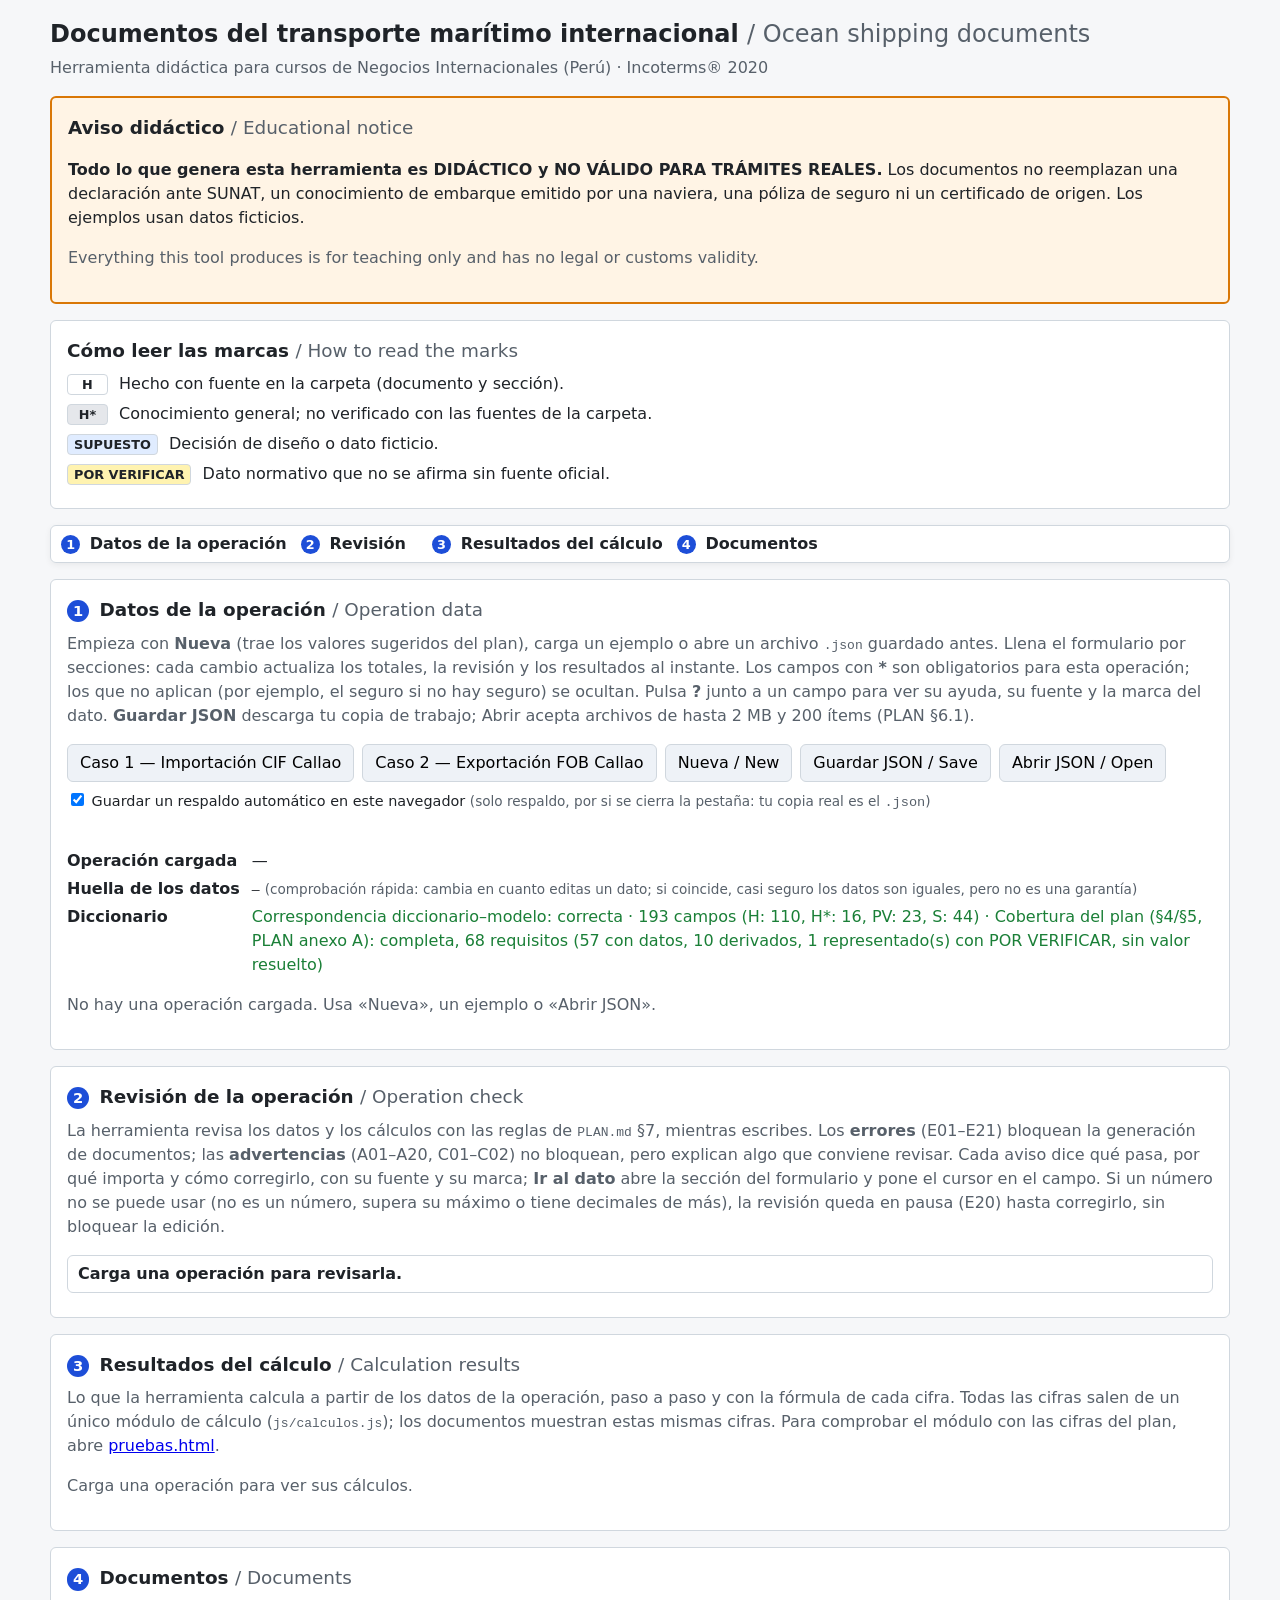
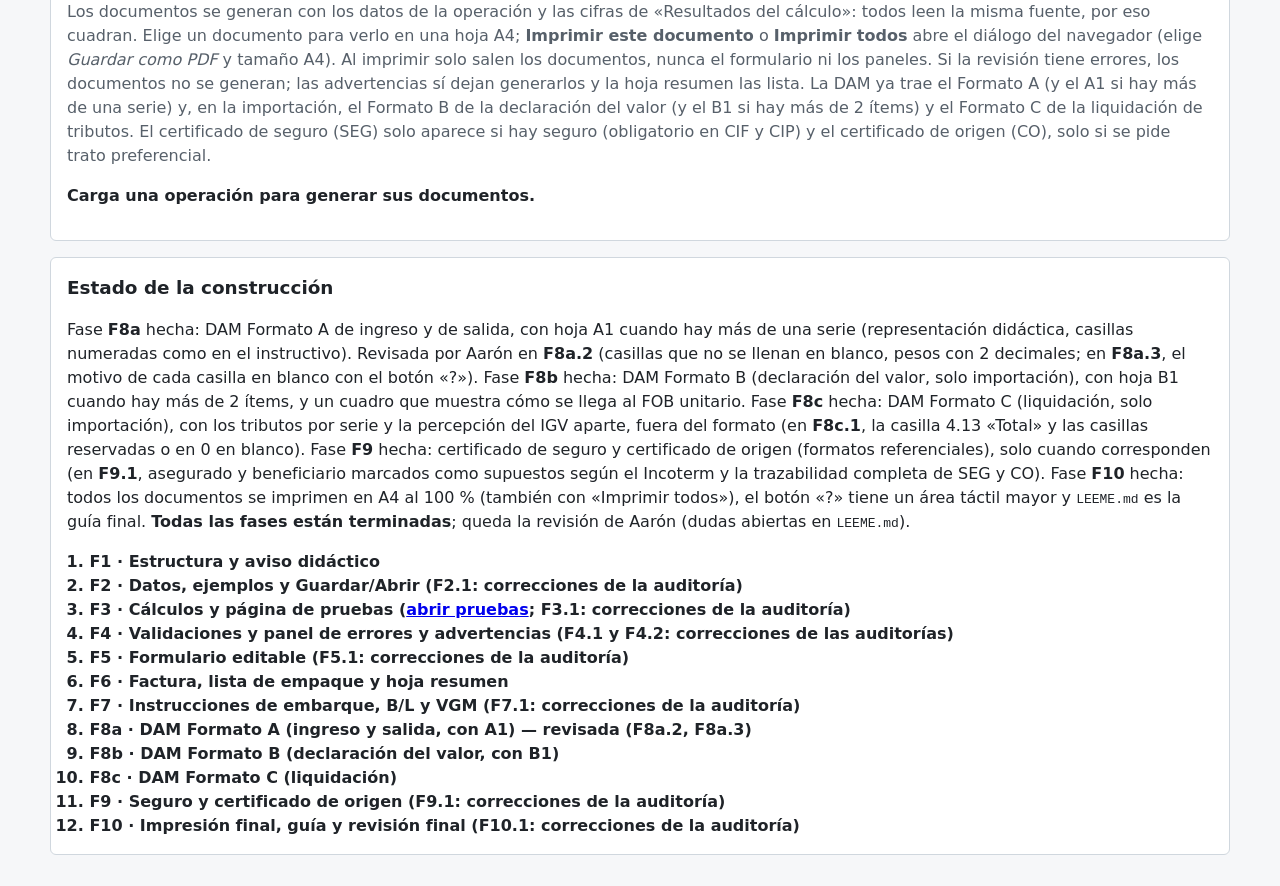
<file: index.html>
<!doctype html>
<html lang="es">
<head>
  <meta charset="utf-8">
  <meta name="viewport" content="width=device-width, initial-scale=1">
  <title>Documentos marítimos didácticos</title>
  <link rel="stylesheet" href="css/estilos.css">
</head>
<body>
  <!-- Marca de agua: se repite en cada hoja impresa (css/estilos.css). -->
  <div class="marca-agua" aria-hidden="true">DOCUMENTO DIDÁCTICO<br>NO VÁLIDO PARA TRÁMITES REALES</div>

  <header class="cabecera">
    <h1>Documentos del transporte marítimo internacional <span class="en">/ Ocean shipping documents</span></h1>
    <p class="subtitulo">Herramienta didáctica para cursos de Negocios Internacionales (Perú) · Incoterms® 2020</p>
  </header>

  <section class="aviso" role="note" aria-labelledby="aviso-titulo">
    <h2 id="aviso-titulo">Aviso didáctico <span class="en">/ Educational notice</span></h2>
    <p><strong>Todo lo que genera esta herramienta es DIDÁCTICO y NO VÁLIDO PARA TRÁMITES REALES.</strong>
      Los documentos no reemplazan una declaración ante SUNAT, un conocimiento de embarque emitido por una naviera,
      una póliza de seguro ni un certificado de origen. Los ejemplos usan datos ficticios.</p>
    <p class="en">Everything this tool produces is for teaching only and has no legal or customs validity.</p>
  </section>

  <section class="marcas" aria-labelledby="marcas-titulo">
    <h2 id="marcas-titulo">Cómo leer las marcas <span class="en">/ How to read the marks</span></h2>
    <ul class="lista-marcas">
      <li><span class="marca marca-h">H</span> Hecho con fuente en la carpeta (documento y sección).</li>
      <li><span class="marca marca-hx">H*</span> Conocimiento general; no verificado con las fuentes de la carpeta.</li>
      <li><span class="marca marca-s">SUPUESTO</span> Decisión de diseño o dato ficticio.</li>
      <li><span class="marca marca-pv">POR VERIFICAR</span> Dato normativo que no se afirma sin fuente oficial.</li>
    </ul>
  </section>

  <!-- Barra de pasos: fija arriba; lleva a cada parte y resume el estado de la operación. -->
  <nav class="barra-pasos" aria-label="Pasos de la herramienta">
    <ol>
      <li><a href="#paso-datos"><span class="paso-num">1</span> Datos<span class="paso-largo"> de la operación</span></a></li>
      <li><a href="#paso-revision"><span class="paso-num">2</span> Revisión <span id="barra-contador" class="barra-contador"></span></a></li>
      <li><a href="#paso-resultados"><span class="paso-num">3</span> Resultados<span class="paso-largo"> del cálculo</span></a></li>
      <li><a href="#paso-documentos"><span class="paso-num">4</span> Documentos</a></li>
    </ol>
    <p class="barra-estado"><span id="barra-guardado" class="barra-guardado"></span> <span id="barra-mensaje" class="barra-mensaje" aria-hidden="true"></span></p>
  </nav>

  <section class="operacion" id="paso-datos" aria-labelledby="op-titulo">
    <h2 id="op-titulo"><span class="paso-num">1</span> Datos de la operación <span class="en">/ Operation data</span></h2>
    <p class="ayuda-seccion">Empieza con <strong>Nueva</strong> (trae los valores sugeridos del plan), carga un ejemplo o abre un archivo <code>.json</code> guardado antes.
      Llena el formulario por secciones: cada cambio actualiza los totales, la revisión y los resultados al instante.
      Los campos con <strong>*</strong> son obligatorios para esta operación; los que no aplican (por ejemplo, el seguro si no hay seguro) se ocultan.
      Pulsa <strong>?</strong> junto a un campo para ver su ayuda, su fuente y la marca del dato.
      <strong>Guardar JSON</strong> descarga tu copia de trabajo; Abrir acepta archivos de hasta 2 MB y 200 ítems (PLAN §6.1).</p>
    <div class="botones">
      <span id="botones-ejemplo"></span>
      <button type="button" id="btn-nueva">Nueva / New</button>
      <button type="button" id="btn-guardar">Guardar JSON / Save</button>
      <button type="button" id="btn-abrir">Abrir JSON / Open</button>
      <input type="file" id="input-abrir" class="oculto-visual" tabindex="-1" aria-hidden="true" accept=".json,application/json">
    </div>
    <p class="autoguardado">
      <input type="checkbox" id="chk-autoguardado" checked>
      <label for="chk-autoguardado">Guardar un respaldo automático en este navegador</label>
      <span id="nota-autoguardado" class="nota">(solo respaldo, por si se cierra la pestaña: tu copia real es el <code>.json</code>)</span>
    </p>
    <div id="respaldo" class="respaldo" role="region" aria-label="Respaldo automático" hidden>
      <p id="respaldo-texto"></p>
      <div class="botones">
        <button type="button" id="btn-recuperar">Recuperar la última operación</button>
        <button type="button" id="btn-descartar-respaldo">Descartar el respaldo</button>
      </div>
    </div>
    <p id="mensaje" class="mensaje" role="status" aria-live="polite"></p>
    <dl class="resumen">
      <dt>Operación cargada</dt><dd id="resumen">—</dd>
      <dt>Huella de los datos</dt><dd><code id="huella">—</code> <span class="nota">(comprobación rápida: cambia en cuanto editas un dato; si coincide, casi seguro los datos son iguales, pero no es una garantía)</span></dd>
      <dt>Diccionario</dt><dd id="revision-diccionario">—</dd>
    </dl>
    <div id="formulario"></div>
  </section>

  <section class="revision" id="paso-revision" aria-labelledby="rev-titulo">
    <h2 id="rev-titulo"><span class="paso-num">2</span> Revisión de la operación <span class="en">/ Operation check</span></h2>
    <p class="ayuda-seccion">La herramienta revisa los datos y los cálculos con las reglas de <code>PLAN.md</code> §7, mientras escribes.
      Los <strong>errores</strong> (E01–E21) bloquean la generación de documentos; las <strong>advertencias</strong> (A01–A20, C01–C02) no bloquean, pero explican algo que conviene revisar.
      Cada aviso dice qué pasa, por qué importa y cómo corregirlo, con su fuente y su marca; <strong>Ir al dato</strong> abre la sección del formulario y pone el cursor en el campo.
      Si un número no se puede usar (no es un número, supera su máximo o tiene decimales de más), la revisión queda en pausa (E20) hasta corregirlo, sin bloquear la edición.</p>
    <p id="revision-contador" class="rev-contador" role="status" aria-live="polite">Carga una operación para revisarla.</p>
    <div id="vista-revision"></div>
  </section>

  <section class="resultados-calculo" id="paso-resultados" aria-labelledby="res-titulo">
    <h2 id="res-titulo"><span class="paso-num">3</span> Resultados del cálculo <span class="en">/ Calculation results</span></h2>
    <p class="ayuda-seccion">Lo que la herramienta calcula a partir de los datos de la operación, paso a paso y con la fórmula de cada cifra.
      Todas las cifras salen de un único módulo de cálculo (<code>js/calculos.js</code>); los documentos muestran estas mismas cifras.
      Para comprobar el módulo con las cifras del plan, abre <a href="pruebas.html">pruebas.html</a>.</p>
    <div id="vista-resultados"></div>
  </section>

  <section class="documentos" id="paso-documentos" aria-labelledby="doc-titulo">
    <h2 id="doc-titulo"><span class="paso-num">4</span> Documentos <span class="en">/ Documents</span></h2>
    <p class="ayuda-seccion">Los documentos se generan con los datos de la operación y las cifras de «Resultados del cálculo»: todos leen la misma fuente, por eso cuadran.
      Elige un documento para verlo en una hoja A4; <strong>Imprimir este documento</strong> o <strong>Imprimir todos</strong> abre el diálogo del navegador
      (elige <em>Guardar como PDF</em> y tamaño A4). Al imprimir solo salen los documentos, nunca el formulario ni los paneles.
      Si la revisión tiene errores, los documentos no se generan; las advertencias sí dejan generarlos y la hoja resumen las lista.
      La DAM ya trae el Formato A (y el A1 si hay más de una serie) y, en la importación, el Formato B de la declaración del valor (y el B1 si hay más de 2 ítems) y el Formato C de la liquidación de tributos. El certificado de seguro (SEG) solo aparece si hay seguro (obligatorio en CIF y CIP) y el certificado de origen (CO), solo si se pide trato preferencial.</p>
    <p id="estado-documentos" role="status" aria-live="polite"></p>
    <div id="vista-documentos"></div>
  </section>

  <section class="estado" aria-labelledby="estado-titulo">
    <h2 id="estado-titulo">Estado de la construcción</h2>
    <p>Fase <strong>F8a</strong> hecha: DAM Formato A de ingreso y de salida, con hoja A1 cuando hay más de una serie (representación didáctica, casillas numeradas como en el instructivo). Revisada por Aarón en <strong>F8a.2</strong> (casillas que no se llenan en blanco, pesos con 2 decimales; en <strong>F8a.3</strong>, el motivo de cada casilla en blanco con el botón «?»). Fase <strong>F8b</strong> hecha: DAM Formato B (declaración del valor, solo importación), con hoja B1 cuando hay más de 2 ítems, y un cuadro que muestra cómo se llega al FOB unitario. Fase <strong>F8c</strong> hecha: DAM Formato C (liquidación, solo importación), con los tributos por serie y la percepción del IGV aparte, fuera del formato (en <strong>F8c.1</strong>, la casilla 4.13 «Total» y las casillas reservadas o en 0 en blanco). Fase <strong>F9</strong> hecha: certificado de seguro y certificado de origen (formatos referenciales), solo cuando corresponden (en <strong>F9.1</strong>, asegurado y beneficiario marcados como supuestos según el Incoterm y la trazabilidad completa de SEG y CO). Fase <strong>F10</strong> hecha: todos los documentos se imprimen en A4 al 100 % (también con «Imprimir todos»), el botón «?» tiene un área táctil mayor y <code>LEEME.md</code> es la guía final. <strong>Todas las fases están terminadas</strong>; queda la revisión de Aarón (dudas abiertas en <code>LEEME.md</code>).</p>
    <ol class="fases">
      <li class="hecha">F1 · Estructura y aviso didáctico</li>
      <li class="hecha">F2 · Datos, ejemplos y Guardar/Abrir (F2.1: correcciones de la auditoría)</li>
      <li class="hecha">F3 · Cálculos y página de pruebas (<a href="pruebas.html">abrir pruebas</a>; F3.1: correcciones de la auditoría)</li>
      <li class="hecha">F4 · Validaciones y panel de errores y advertencias (F4.1 y F4.2: correcciones de las auditorías)</li>
      <li class="hecha">F5 · Formulario editable (F5.1: correcciones de la auditoría)</li>
      <li class="hecha">F6 · Factura, lista de empaque y hoja resumen</li>
      <li class="hecha">F7 · Instrucciones de embarque, B/L y VGM (F7.1: correcciones de la auditoría)</li>
      <li class="hecha">F8a · DAM Formato A (ingreso y salida, con A1) — revisada (F8a.2, F8a.3)</li>
      <li class="hecha">F8b · DAM Formato B (declaración del valor, con B1)</li>
      <li class="hecha">F8c · DAM Formato C (liquidación)</li>
      <li class="hecha">F9 · Seguro y certificado de origen (F9.1: correcciones de la auditoría)</li>
      <li class="hecha">F10 · Impresión final, guía y revisión final (F10.1: correcciones de la auditoría)</li>
    </ol>
  </section>

  <script src="js/normativa.js"></script>
  <script src="js/modelo.js"></script>
  <script src="js/incoterms.js"></script>
  <script src="js/calculos.js"></script>
  <script src="js/diccionario.js"></script>
  <script src="js/ejemplos.js"></script>
  <script src="js/validaciones.js"></script>
  <script src="js/formulario.js"></script>
  <script src="js/documentos/comun.js"></script>
  <script src="js/documentos/factura.js"></script>
  <script src="js/documentos/packing.js"></script>
  <script src="js/documentos/bl.js"></script>
  <script src="js/documentos/dam_a.js"></script>
  <script src="js/documentos/dam_b.js"></script>
  <script src="js/documentos/dam_c.js"></script>
  <script src="js/documentos/seguro.js"></script>
  <script src="js/documentos/origen.js"></script>
  <script src="js/documentos/resumen.js"></script>
  <script src="js/pantalla.js"></script>
</body>
</html>
</file>
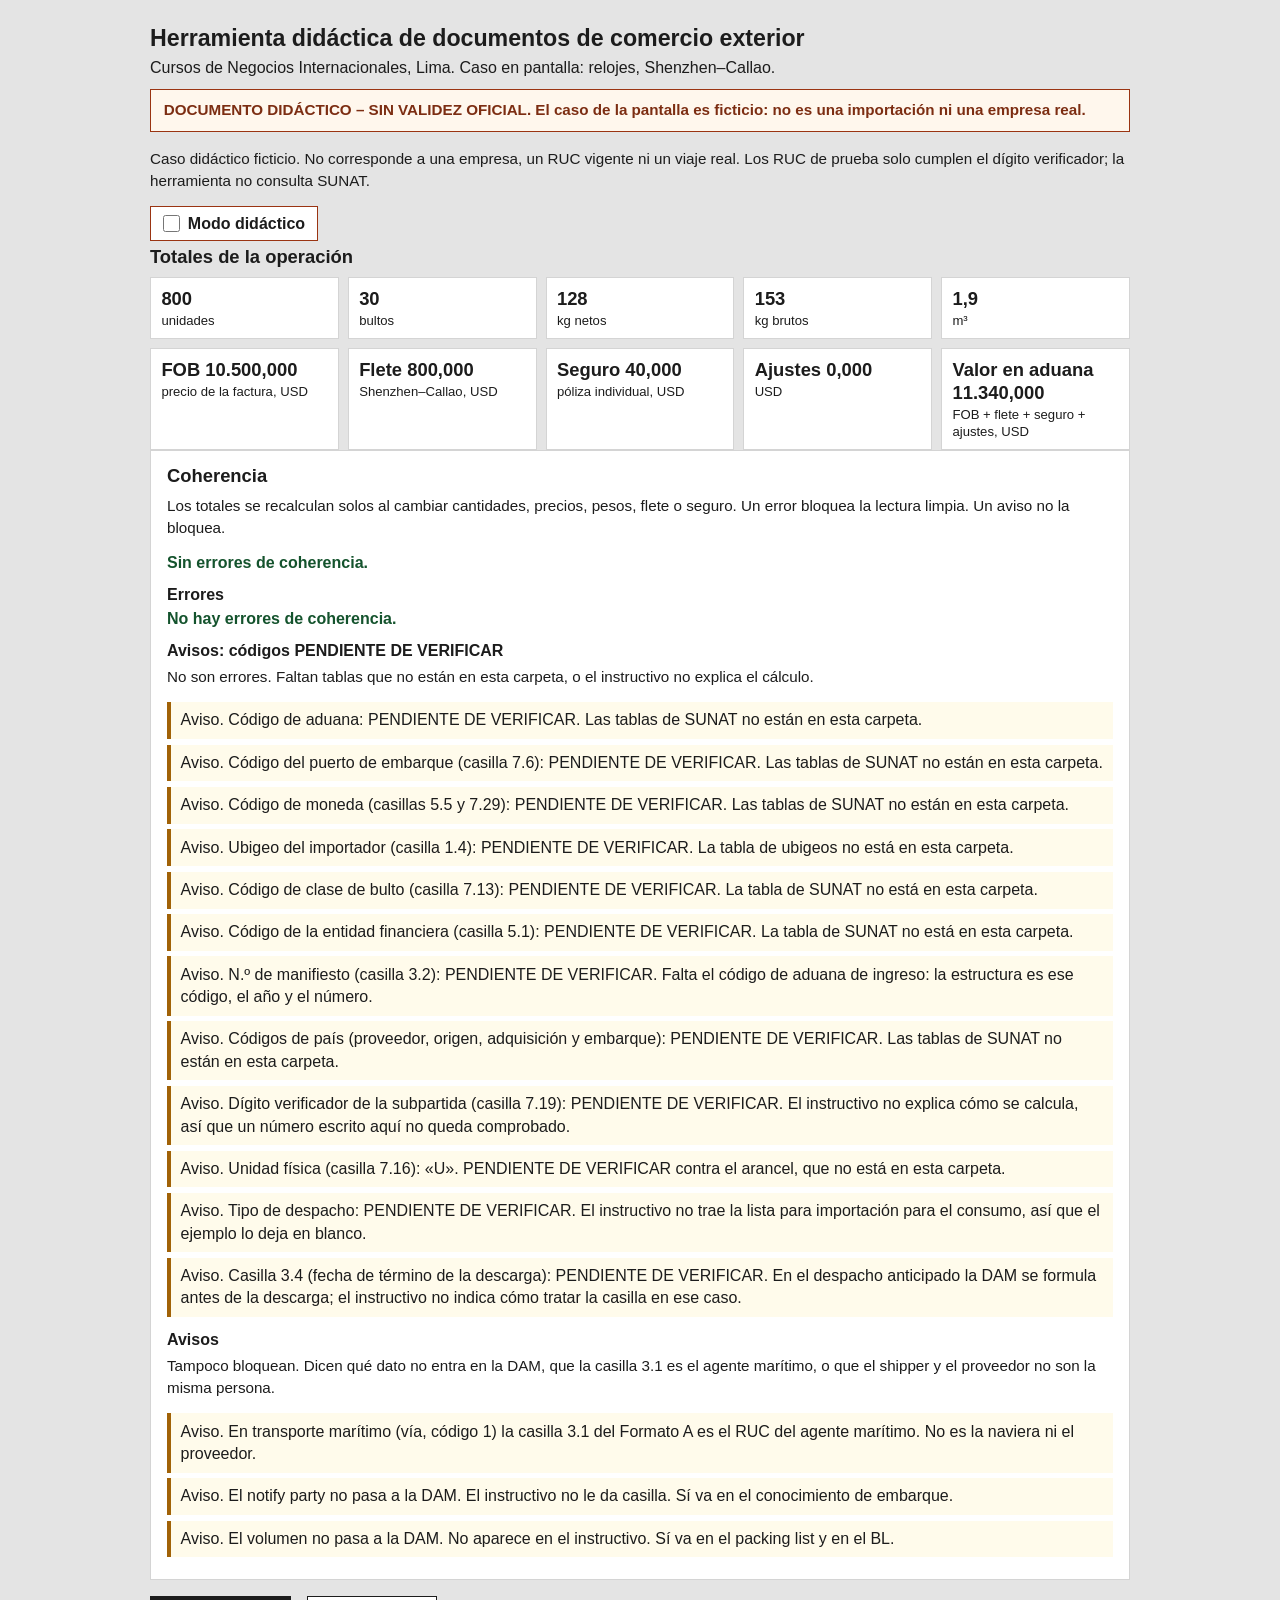
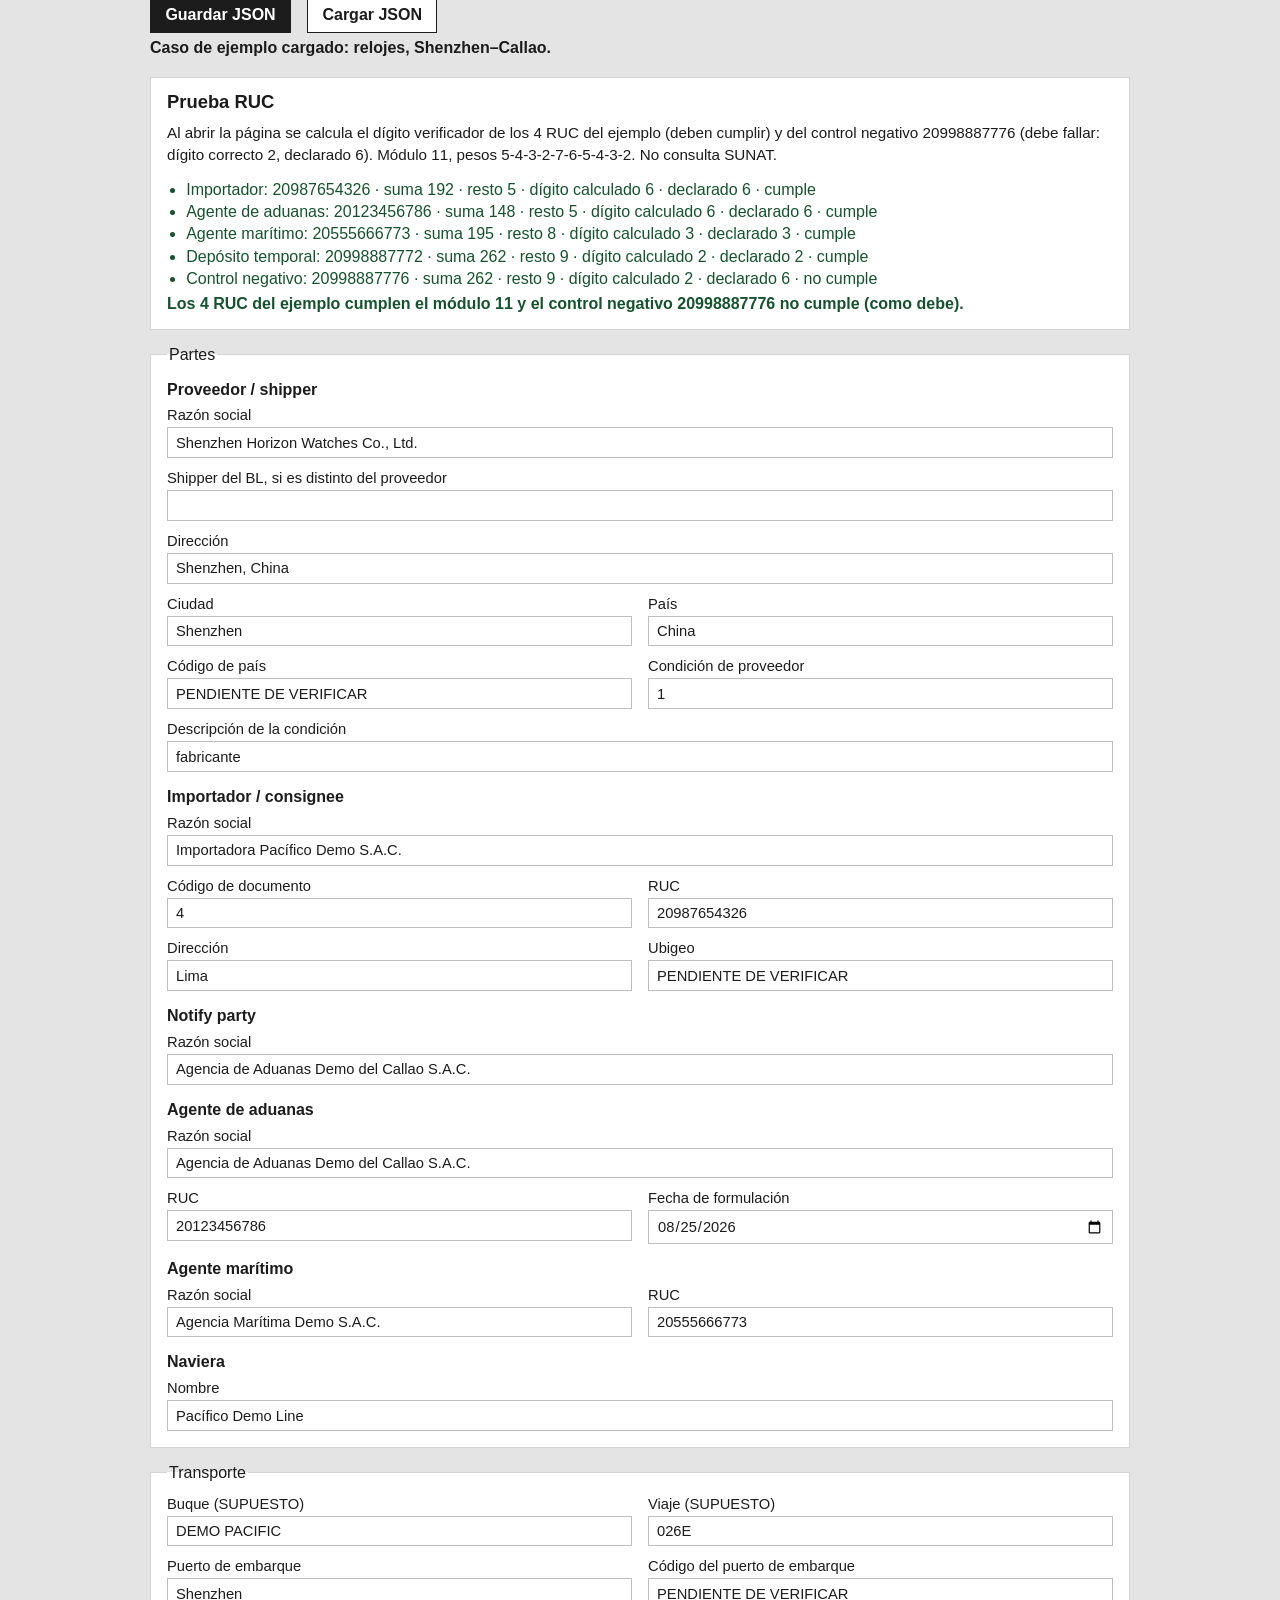
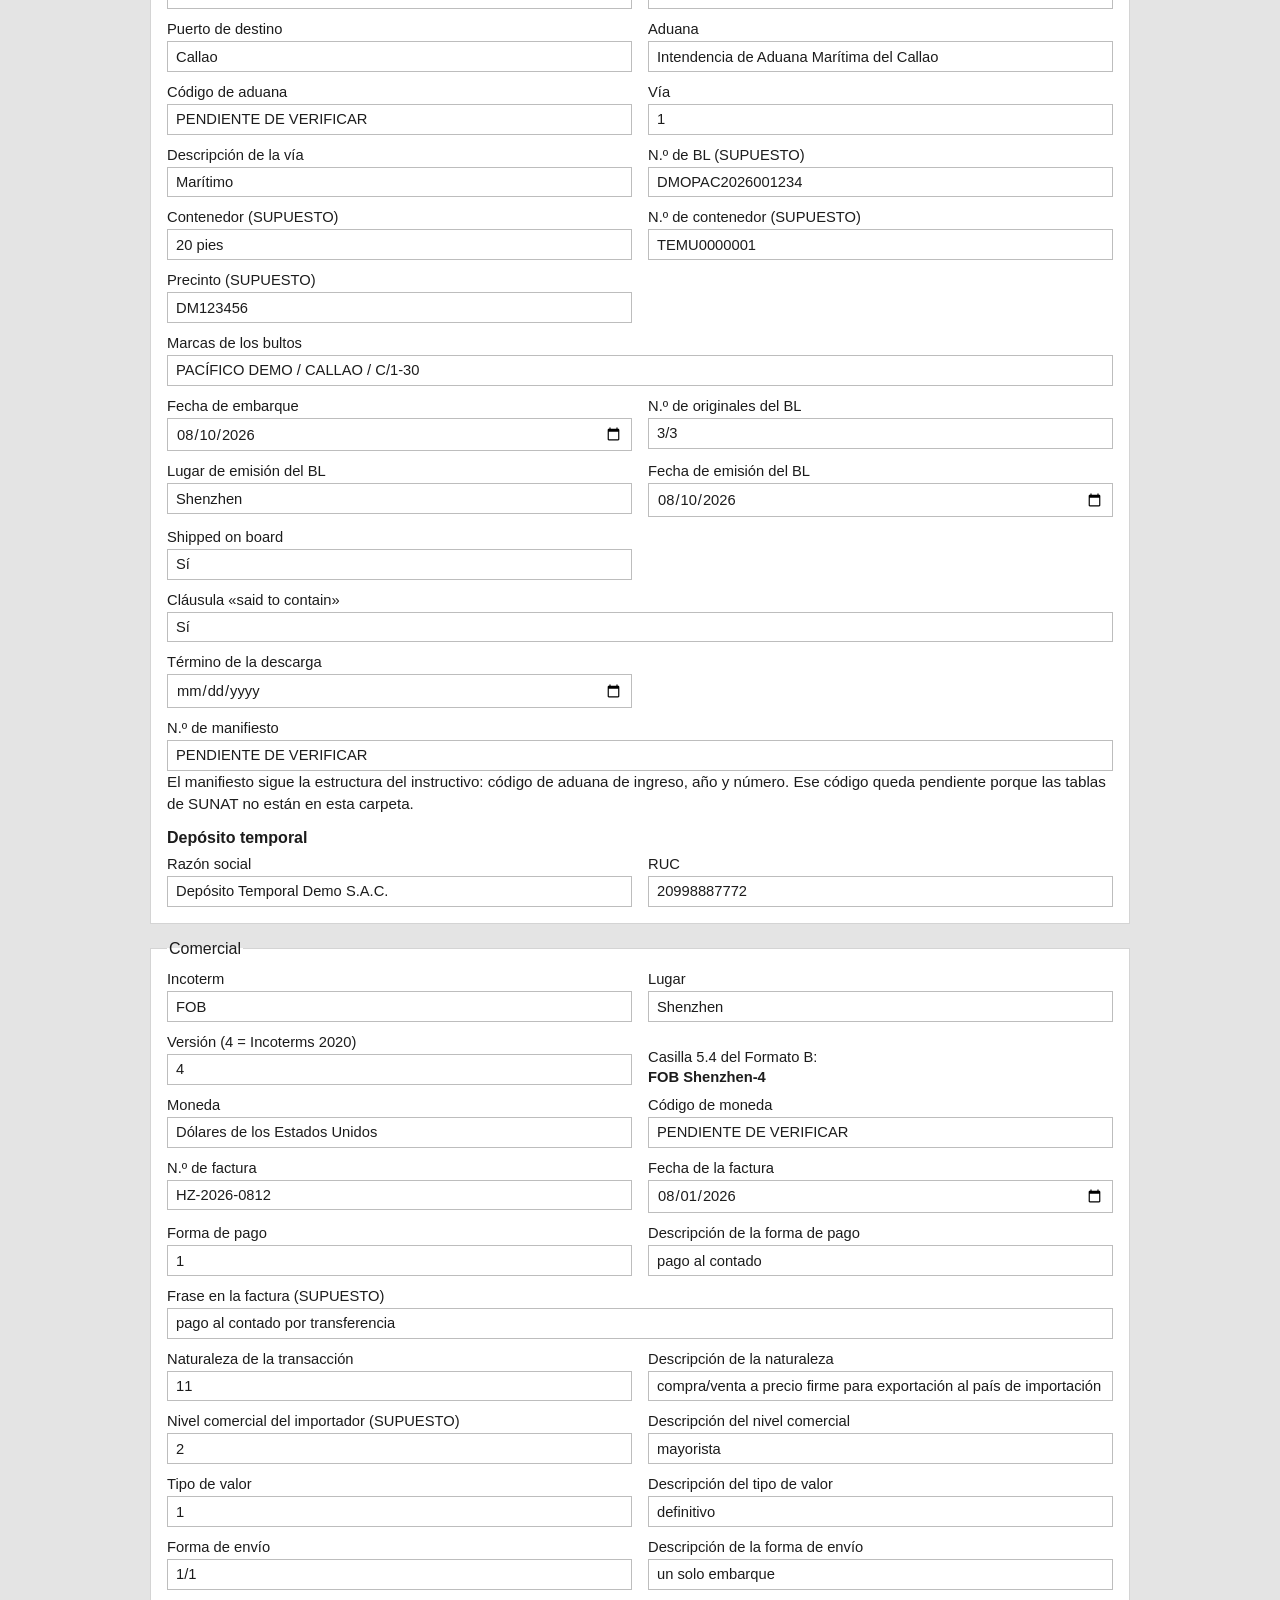
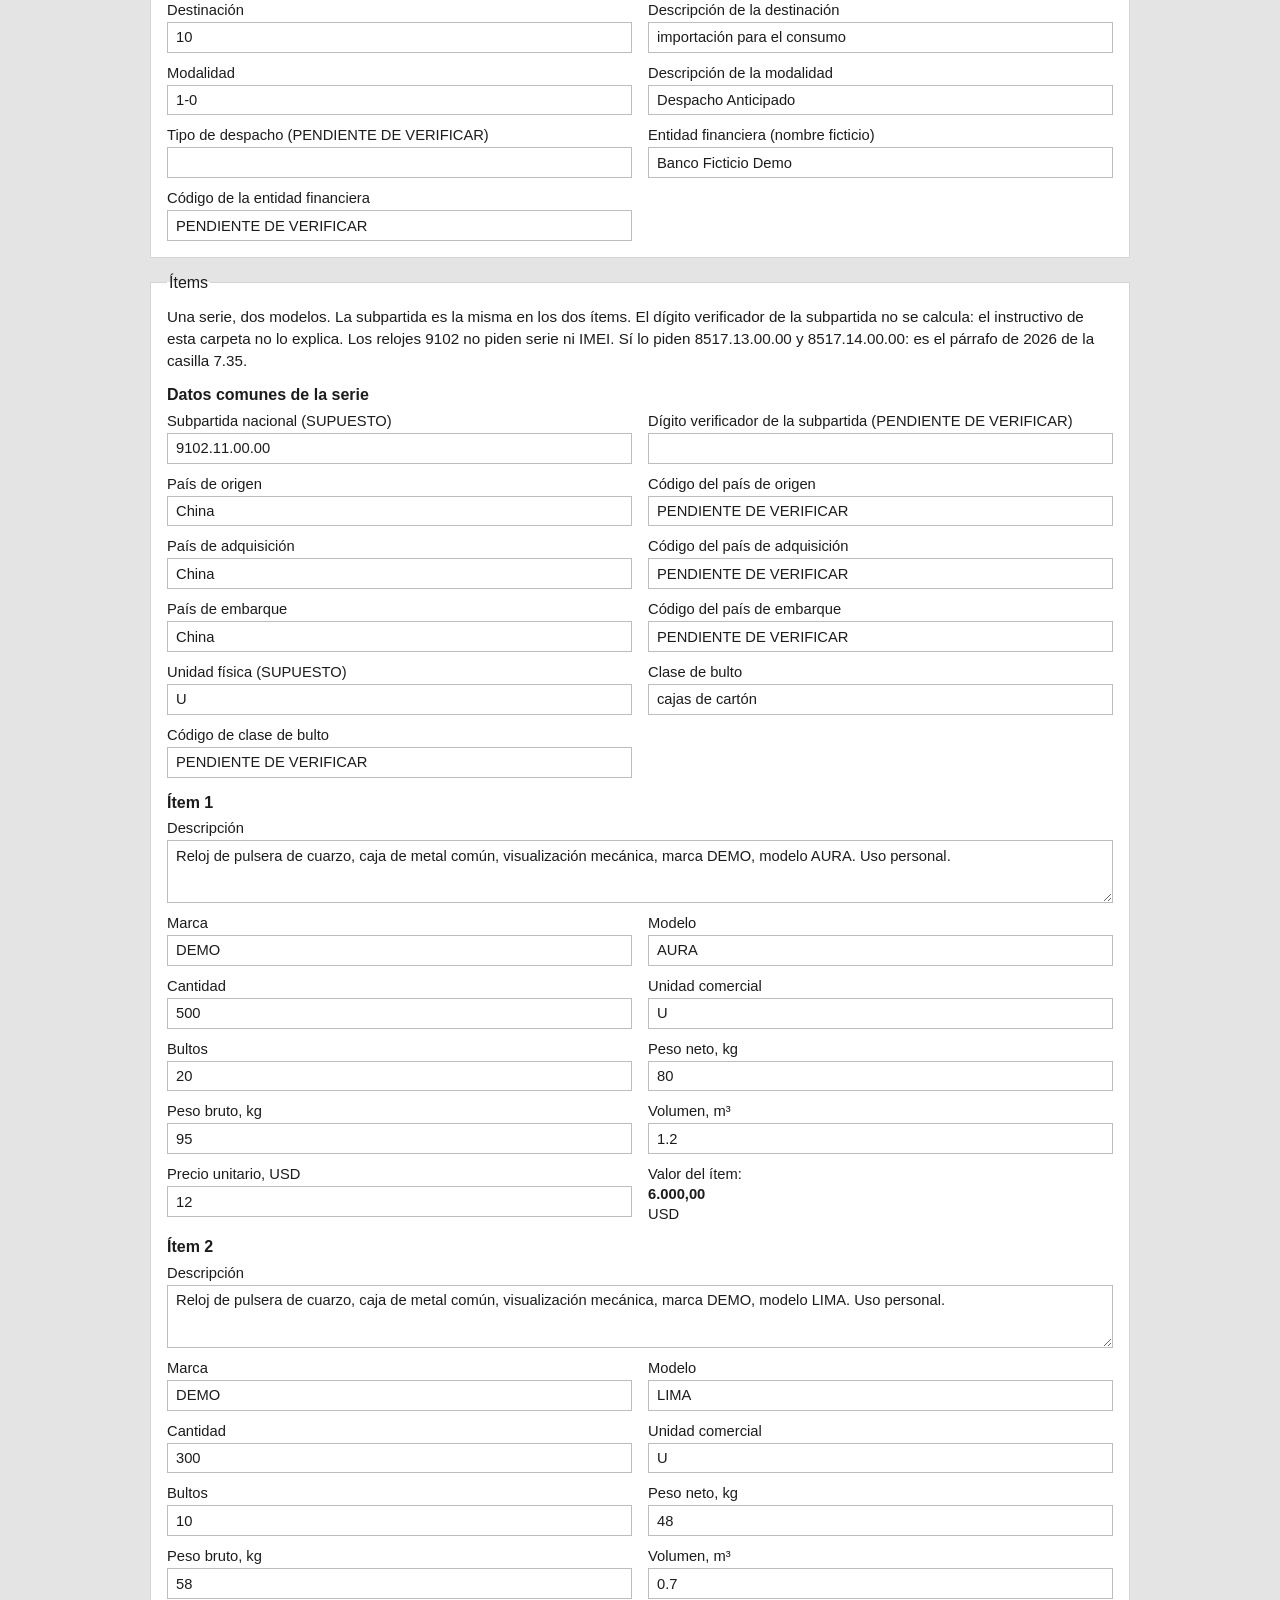
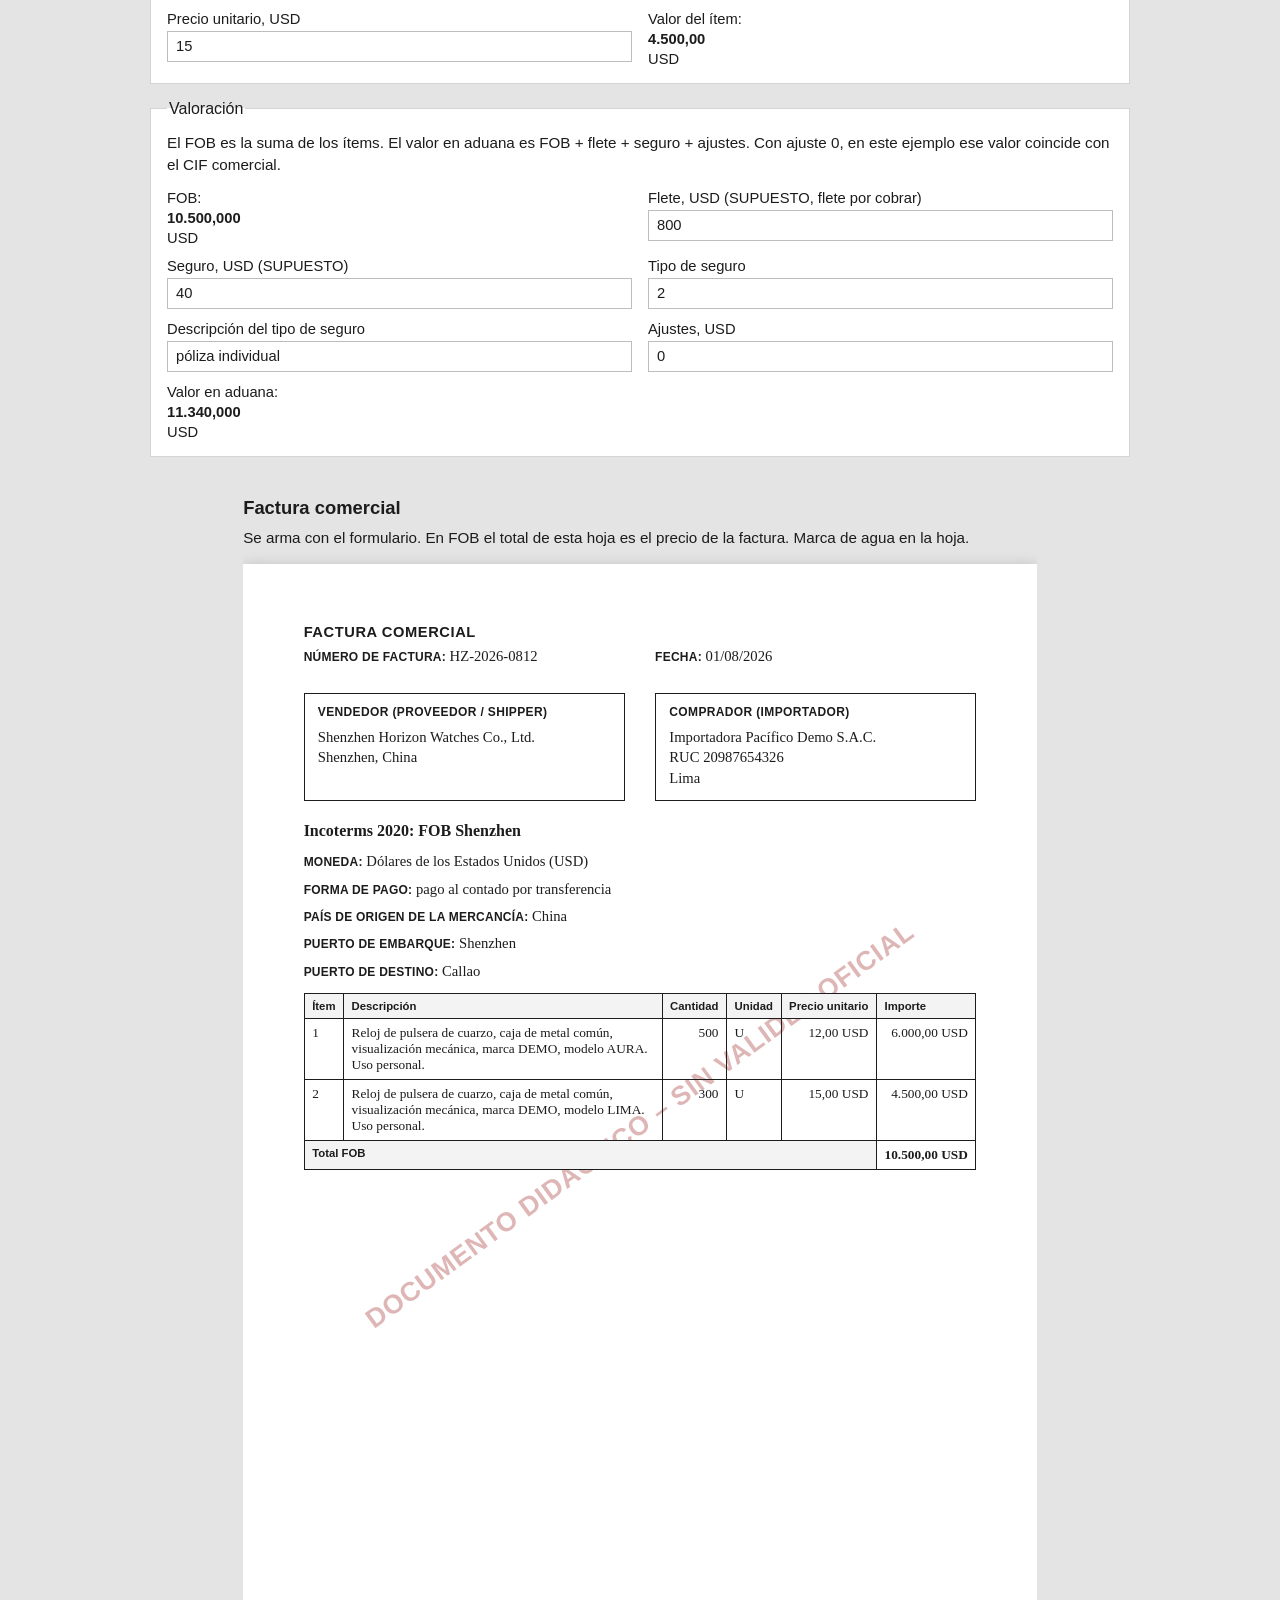
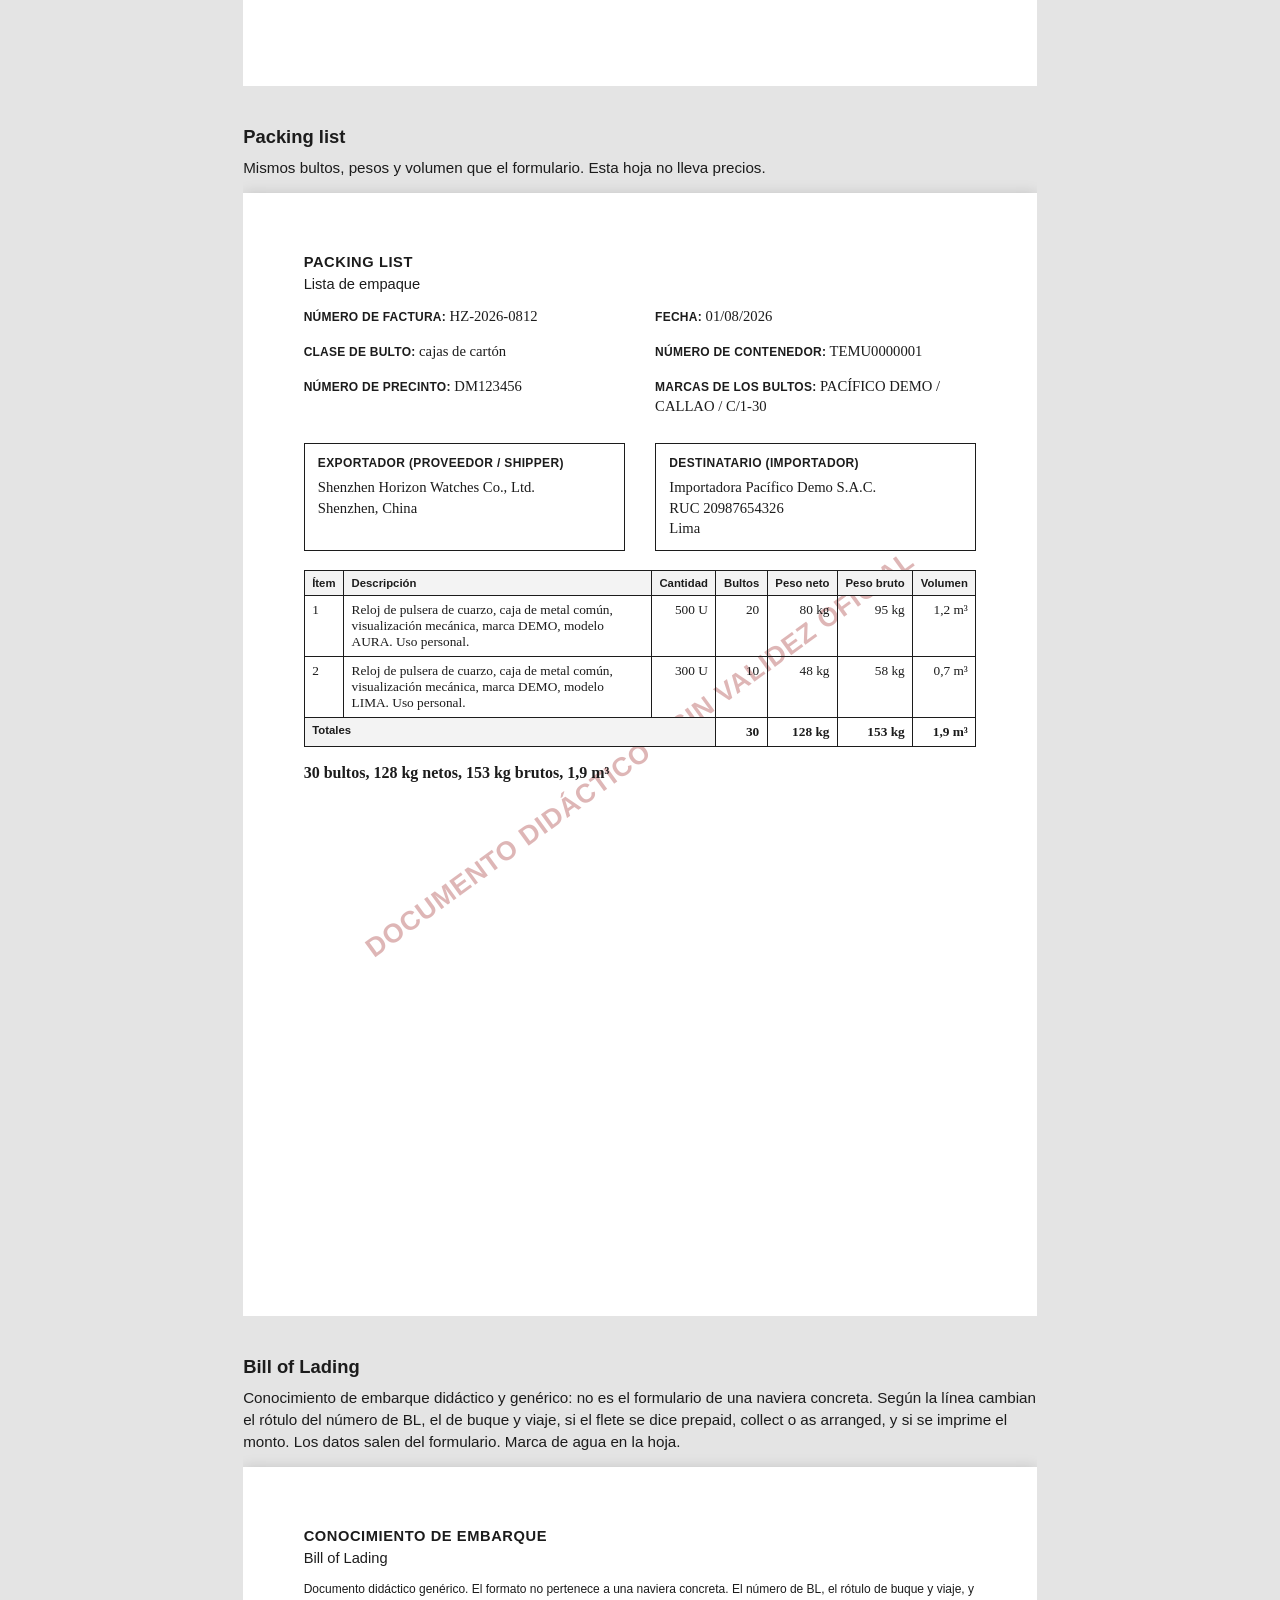
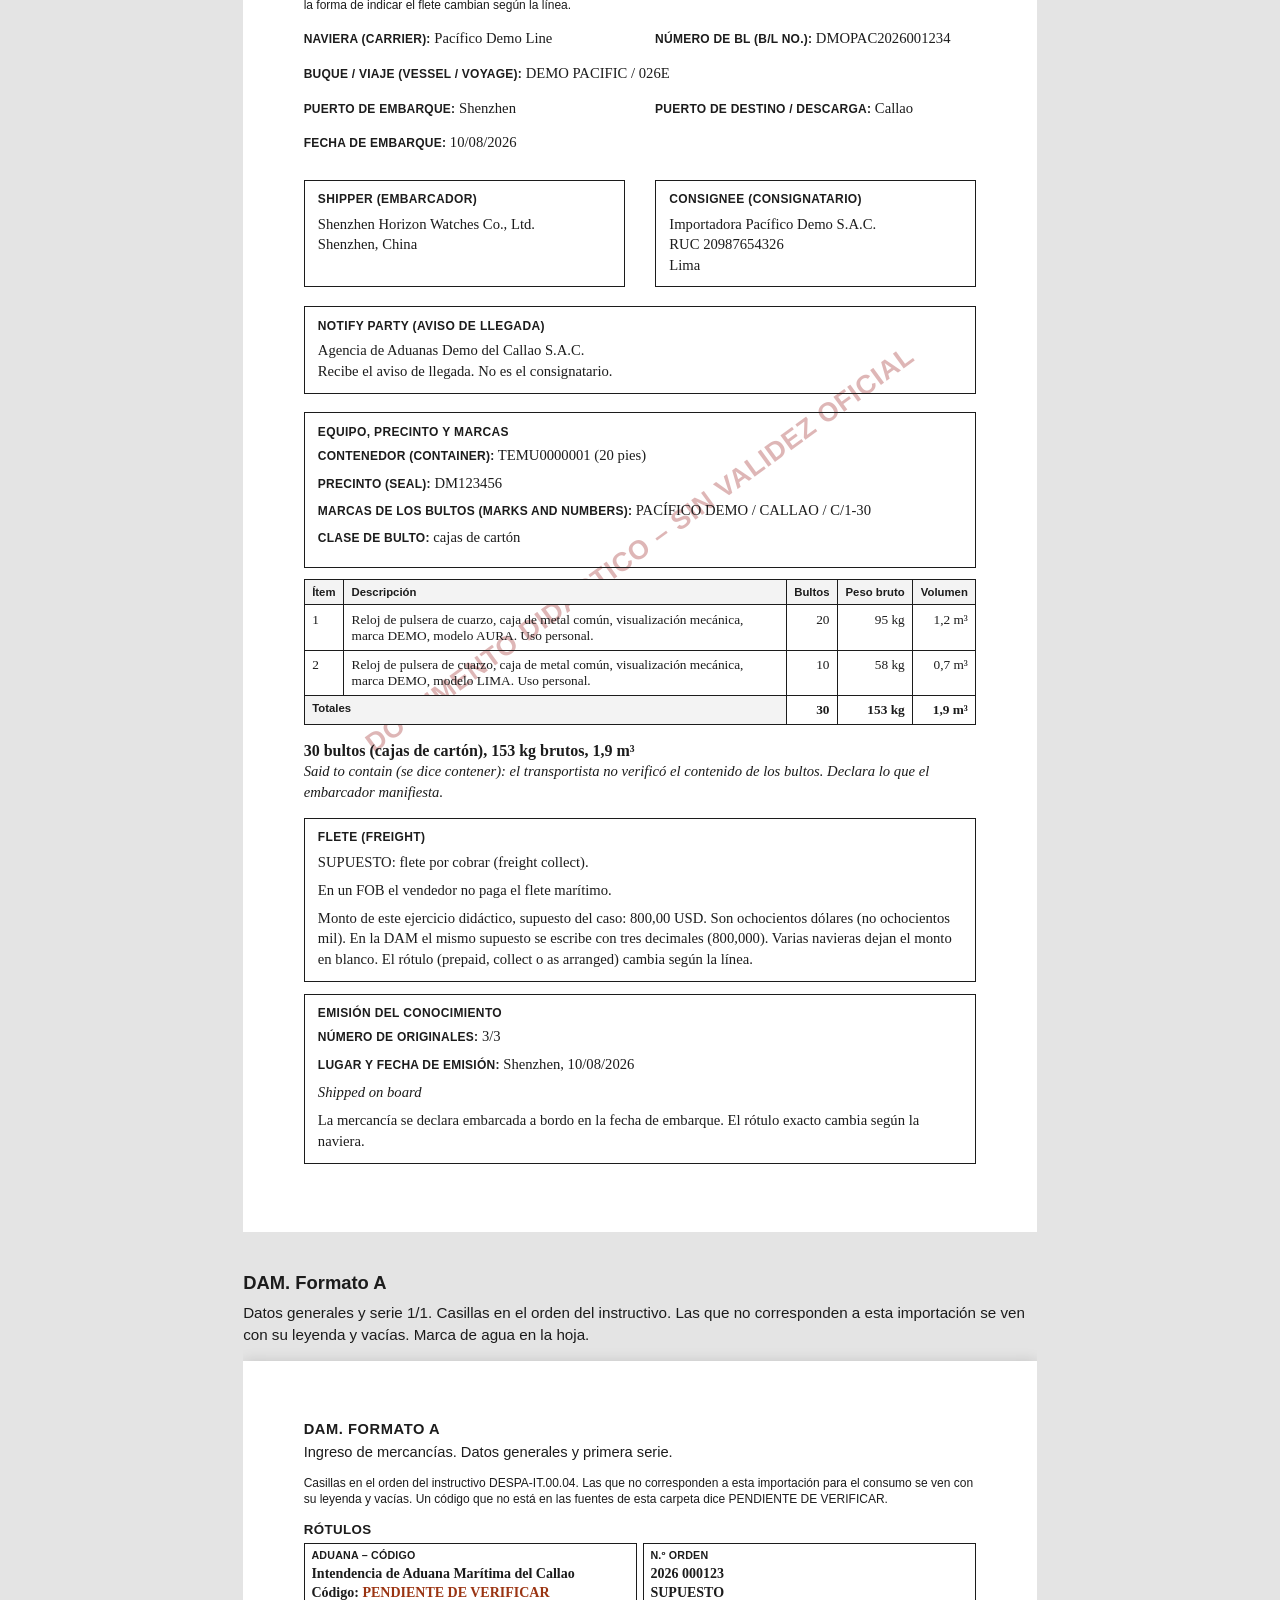
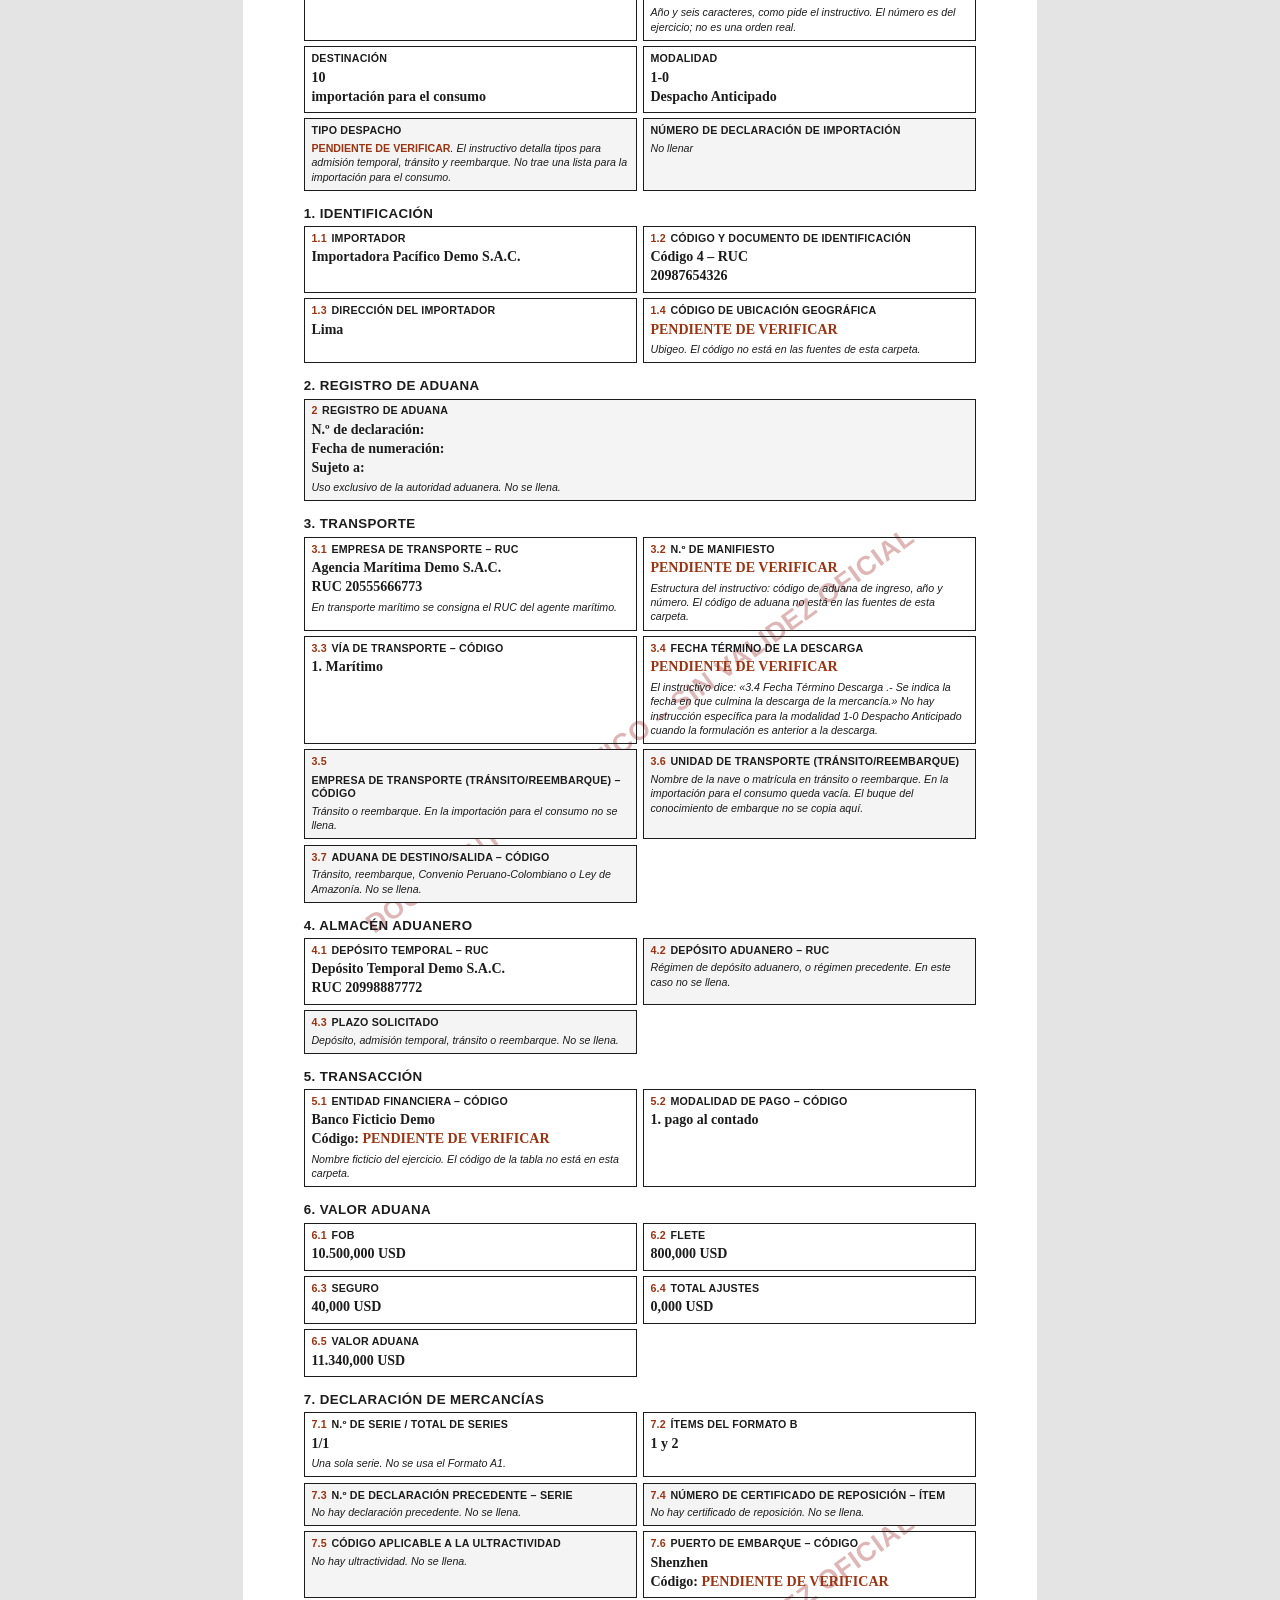
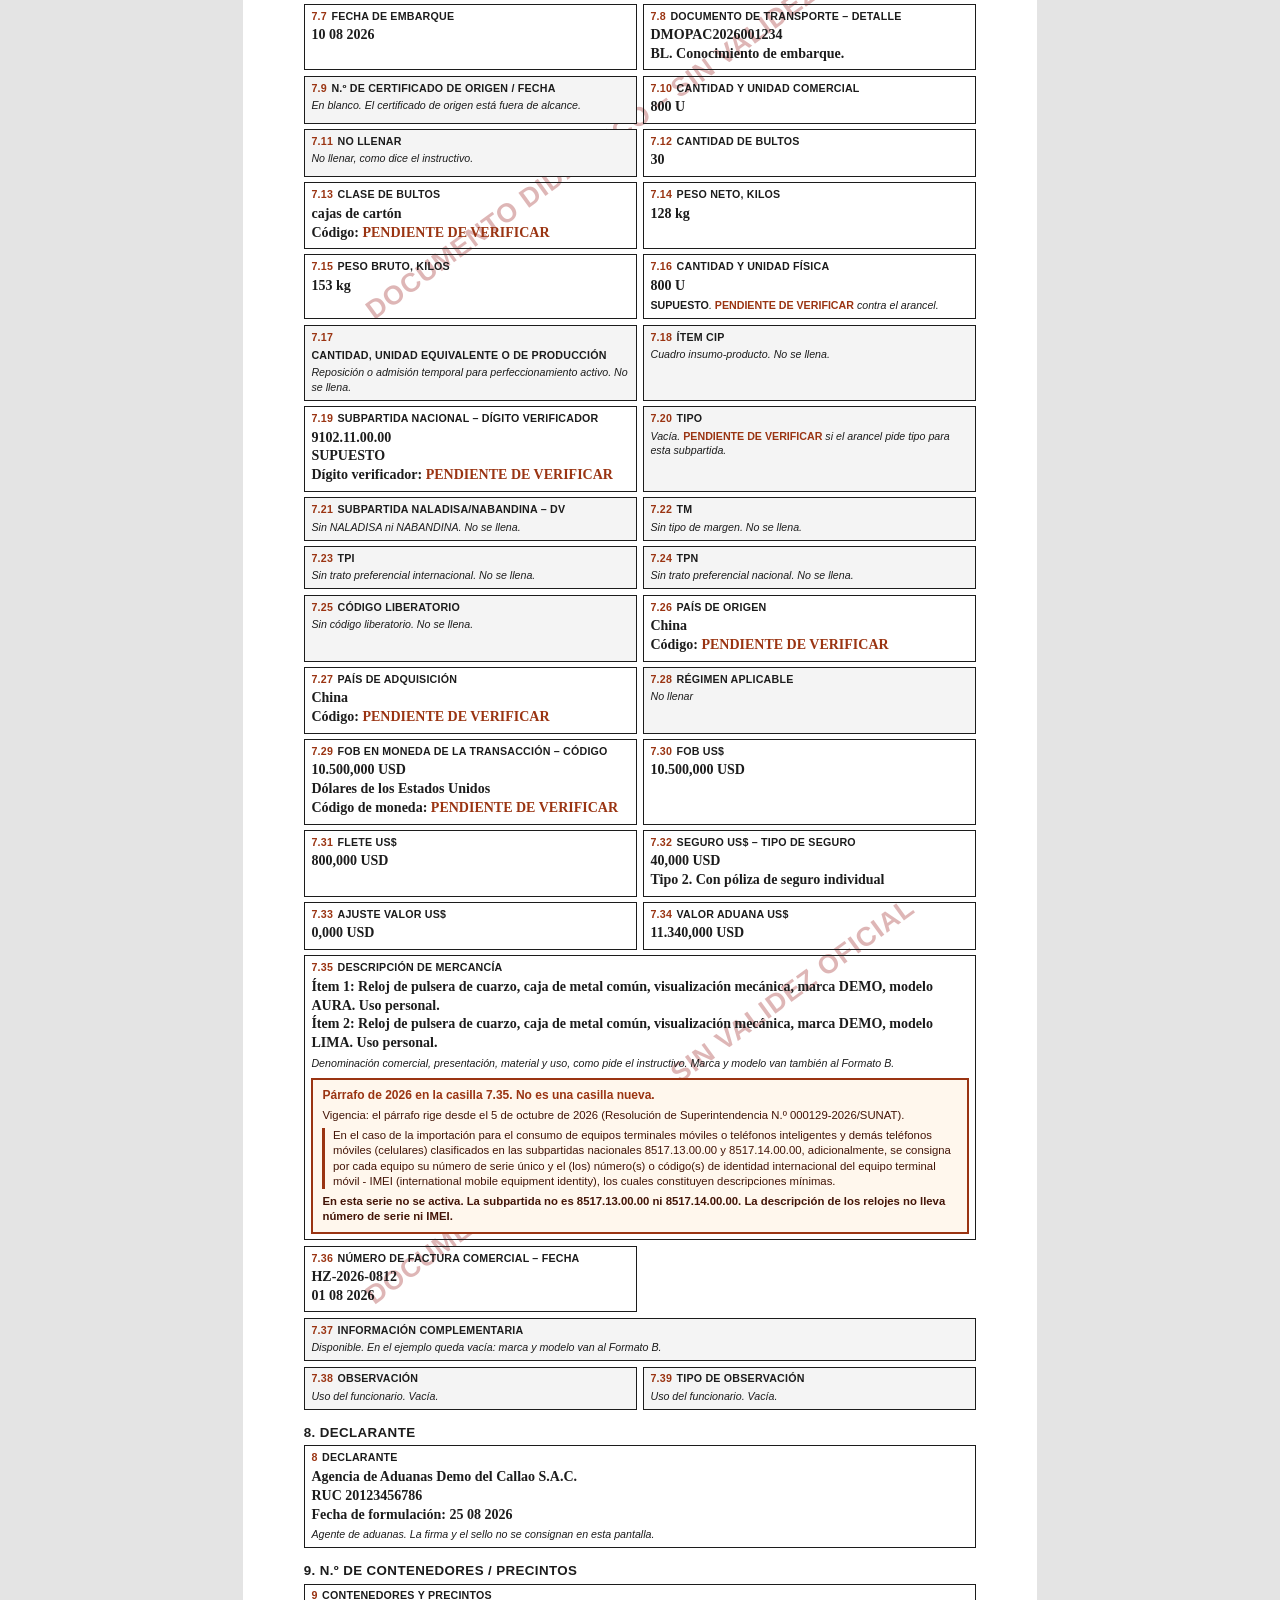
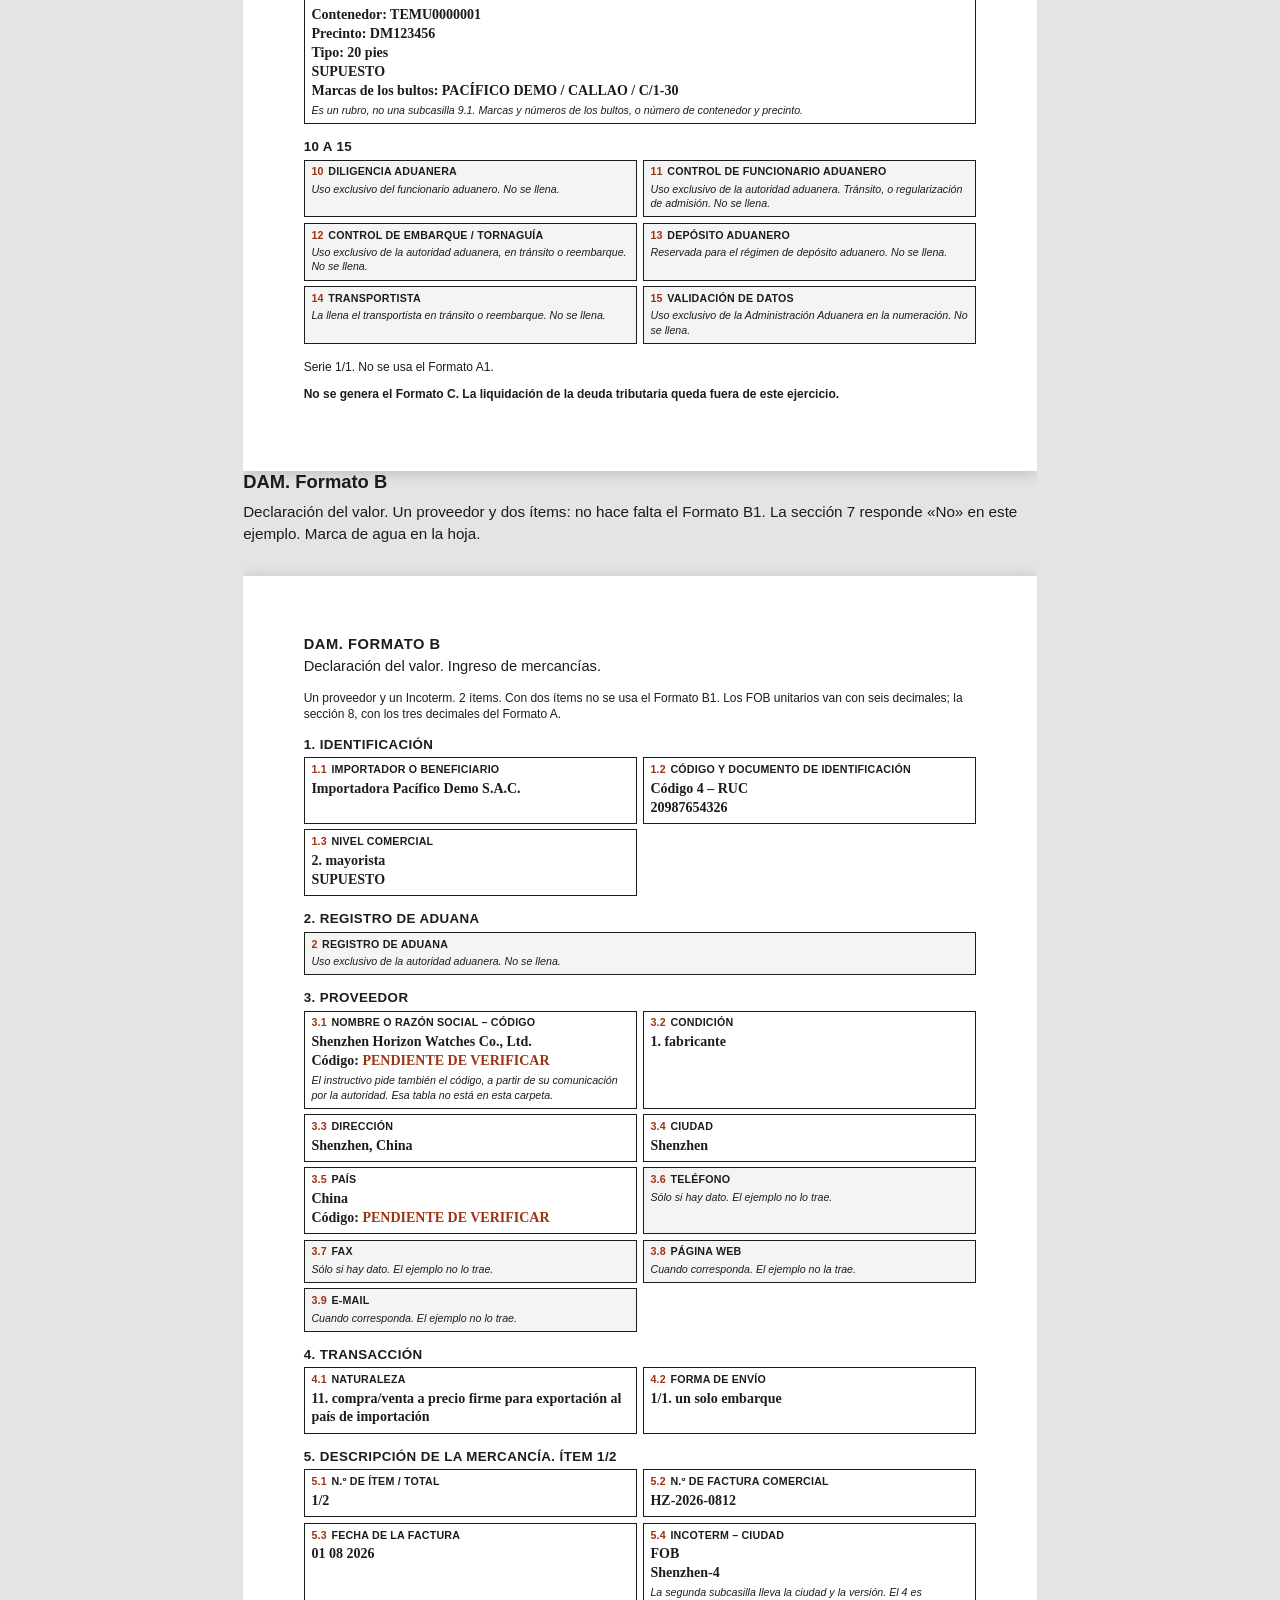
<file: herramienta-comex/index.html>
<!DOCTYPE html>
<html lang="es">
<head>
  <meta charset="utf-8">
  <meta name="viewport" content="width=device-width, initial-scale=1">
  <title>Herramienta didáctica de documentos de comercio exterior</title>
  <link rel="stylesheet" href="css/estilos.css">
</head>
<body>
  <header class="encabezado">
    <h1>Herramienta didáctica de documentos de comercio exterior</h1>
    <p class="subtitulo">Cursos de Negocios Internacionales, Lima. Caso en pantalla: relojes, Shenzhen–Callao.</p>
    <p class="aviso">DOCUMENTO DIDÁCTICO – SIN VALIDEZ OFICIAL. El caso de la pantalla es ficticio: no es una importación ni una empresa real.</p>
  </header>

  <main>
    <div class="zona-trabajo">
      <p id="nota-caso" class="nota-caso">Caso didáctico ficticio.</p>

      <div id="bloque-didactico">
        <p class="barra-didactica">
          <label class="interruptor" for="modo-didactico">
            <input type="checkbox" id="modo-didactico">
            Modo didáctico
          </label>
        </p>
        <p id="nota-didactica" class="nota nota-didactica" hidden>Junto a cada campo: qué es, quién lo llena en la realidad y de qué documento sale. Si el instructivo no le da casilla en la DAM, la ayuda lo dice.</p>
      </div>

      <section class="panel-totales" aria-labelledby="titulo-totales">
        <h2 id="titulo-totales">Totales de la operación</h2>
        <div class="totales">
          <p class="total" id="total-unidades"><span class="total-cifra">—</span><span class="total-etiqueta">unidades</span></p>
          <p class="total" id="total-bultos"><span class="total-cifra">—</span><span class="total-etiqueta">bultos</span></p>
          <p class="total" id="total-neto"><span class="total-cifra">—</span><span class="total-etiqueta">kg netos</span></p>
          <p class="total" id="total-bruto"><span class="total-cifra">—</span><span class="total-etiqueta">kg brutos</span></p>
          <p class="total" id="total-volumen"><span class="total-cifra">—</span><span class="total-etiqueta">m³</span></p>
          <p class="total" id="total-fob"><span class="total-cifra">—</span><span class="total-etiqueta">precio de la factura, USD</span></p>
          <p class="total" id="total-flete"><span class="total-cifra">—</span><span class="total-etiqueta">Shenzhen–Callao, USD</span></p>
          <p class="total" id="total-seguro"><span class="total-cifra">—</span><span class="total-etiqueta">póliza individual, USD</span></p>
          <p class="total" id="total-ajustes"><span class="total-cifra">—</span><span class="total-etiqueta">USD</span></p>
          <p class="total" id="total-aduana"><span class="total-cifra">—</span><span class="total-etiqueta">FOB + flete + seguro + ajustes, USD</span></p>
        </div>
      </section>

      <section id="validaciones" class="panel-validaciones" aria-labelledby="titulo-validaciones">
        <h2 id="titulo-validaciones">Coherencia</h2>
        <p class="nota">Los totales se recalculan solos al cambiar cantidades, precios, pesos, flete o seguro. Un error bloquea la lectura limpia. Un aviso no la bloquea.</p>
        <p id="validaciones-resumen" class="validaciones-resumen" role="status"></p>
        <h3 id="titulo-errores">Errores</h3>
        <p id="errores-vacio" class="errores-vacio">No hay errores de coherencia.</p>
        <ul id="lista-errores" class="lista-mensajes"></ul>
        <h3 id="titulo-avisos-pendientes">Avisos: códigos PENDIENTE DE VERIFICAR</h3>
        <p class="nota">No son errores. Faltan tablas que no están en esta carpeta, o el instructivo no explica el cálculo.</p>
        <ul id="lista-avisos-pendientes" class="lista-mensajes"></ul>
        <p id="avisos-pendientes-vacio" class="errores-vacio" hidden>Ningún código quedó pendiente.</p>
        <h3 id="titulo-avisos">Avisos</h3>
        <p class="nota">Tampoco bloquean. Dicen qué dato no entra en la DAM, que la casilla 3.1 es el agente marítimo, o que el shipper y el proveedor no son la misma persona.</p>
        <ul id="lista-avisos" class="lista-mensajes"></ul>
        <p id="avisos-vacio" class="errores-vacio" hidden>No hay otros avisos.</p>
      </section>

      <div class="acciones">
        <button type="button" id="btn-guardar">Guardar JSON</button>
        <label class="btn-cargar">Cargar JSON
          <input class="input-archivo" type="file" id="input-cargar" accept=".json,application/json">
        </label>
      </div>
      <p id="mensaje-archivo" class="mensaje-archivo" role="status"></p>

      <section id="prueba-ruc" class="prueba-ruc" aria-labelledby="titulo-prueba-ruc">
        <h2 id="titulo-prueba-ruc">Prueba RUC</h2>
        <p class="nota">Al abrir la página se calcula el dígito verificador de los 4 RUC del ejemplo (deben cumplir) y del control negativo 20998887776 (debe fallar: dígito correcto 2, declarado 6). Módulo 11, pesos 5-4-3-2-7-6-5-4-3-2. No consulta SUNAT.</p>
        <ul id="prueba-ruc-lista"></ul>
        <p id="prueba-ruc-resumen"></p>
      </section>

      <form id="formulario" autocomplete="off">
        <fieldset>
          <legend>Partes</legend>

          <h3>Proveedor / shipper</h3>
          <div class="campos">
            <label class="campo campo-ancho">Razón social
              <input type="text" data-ruta="partes.proveedor.razonSocial">
            </label>
            <label class="campo campo-ancho">Shipper del BL, si es distinto del proveedor
              <input type="text" data-ruta="partes.shipperBl">
            </label>
            <label class="campo campo-ancho">Dirección
              <input type="text" data-ruta="partes.proveedor.direccion">
            </label>
            <label class="campo">Ciudad
              <input type="text" data-ruta="partes.proveedor.ciudad">
            </label>
            <label class="campo">País
              <input type="text" data-ruta="partes.proveedor.pais">
            </label>
            <label class="campo">Código de país
              <input type="text" data-ruta="partes.proveedor.codigoPais" spellcheck="false">
            </label>
            <label class="campo">Condición de proveedor
              <input type="text" data-ruta="partes.proveedor.condicion" spellcheck="false">
            </label>
            <label class="campo campo-ancho">Descripción de la condición
              <input type="text" data-ruta="partes.proveedor.condicionDescripcion">
            </label>
          </div>

          <h3>Importador / consignee</h3>
          <div class="campos">
            <label class="campo campo-ancho">Razón social
              <input type="text" data-ruta="partes.importador.razonSocial">
            </label>
            <label class="campo">Código de documento
              <input type="text" data-ruta="partes.importador.codigoDocumento" spellcheck="false">
            </label>
            <label class="campo">RUC
              <input type="text" data-ruta="partes.importador.ruc" inputmode="numeric" spellcheck="false" maxlength="11">
            </label>
            <label class="campo">Dirección
              <input type="text" data-ruta="partes.importador.direccion">
            </label>
            <label class="campo">Ubigeo
              <input type="text" data-ruta="partes.importador.ubigeo" spellcheck="false">
            </label>
          </div>

          <h3>Notify party</h3>
          <div class="campos">
            <label class="campo campo-ancho">Razón social
              <input type="text" data-ruta="partes.notify.razonSocial">
            </label>
          </div>

          <h3>Agente de aduanas</h3>
          <div class="campos">
            <label class="campo campo-ancho">Razón social
              <input type="text" data-ruta="partes.agenteAduanas.razonSocial">
            </label>
            <label class="campo">RUC
              <input type="text" data-ruta="partes.agenteAduanas.ruc" inputmode="numeric" spellcheck="false" maxlength="11">
            </label>
            <label class="campo">Fecha de formulación
              <input type="date" data-ruta="partes.agenteAduanas.fechaFormulacion">
            </label>
          </div>

          <h3>Agente marítimo</h3>
          <div class="campos">
            <label class="campo">Razón social
              <input type="text" data-ruta="partes.agenteMaritimo.razonSocial">
            </label>
            <label class="campo">RUC
              <input type="text" data-ruta="partes.agenteMaritimo.ruc" inputmode="numeric" spellcheck="false" maxlength="11">
            </label>
          </div>

          <h3>Naviera</h3>
          <div class="campos">
            <label class="campo campo-ancho">Nombre
              <input type="text" data-ruta="partes.naviera.nombre">
            </label>
          </div>
        </fieldset>

        <fieldset>
          <legend>Transporte</legend>
          <div class="campos">
            <label class="campo">Buque (SUPUESTO)
              <input type="text" data-ruta="transporte.buque">
            </label>
            <label class="campo">Viaje (SUPUESTO)
              <input type="text" data-ruta="transporte.viaje" spellcheck="false">
            </label>
            <label class="campo">Puerto de embarque
              <input type="text" data-ruta="transporte.puertoEmbarque">
            </label>
            <label class="campo">Código del puerto de embarque
              <input type="text" data-ruta="transporte.codigoPuertoEmbarque" spellcheck="false">
            </label>
            <label class="campo">Puerto de destino
              <input type="text" data-ruta="transporte.puertoDestino">
            </label>
            <label class="campo">Aduana
              <input type="text" data-ruta="transporte.aduana">
            </label>
            <label class="campo">Código de aduana
              <input type="text" data-ruta="transporte.codigoAduana" spellcheck="false">
            </label>
            <label class="campo">Vía
              <input type="text" data-ruta="transporte.via" spellcheck="false">
            </label>
            <label class="campo">Descripción de la vía
              <input type="text" data-ruta="transporte.viaDescripcion">
            </label>
            <label class="campo">N.º de BL (SUPUESTO)
              <input type="text" data-ruta="transporte.numeroBl" spellcheck="false">
            </label>
            <label class="campo">Contenedor (SUPUESTO)
              <input type="text" data-ruta="transporte.contenedorTipo">
            </label>
            <label class="campo">N.º de contenedor (SUPUESTO)
              <input type="text" data-ruta="transporte.contenedorNumero" spellcheck="false">
            </label>
            <label class="campo">Precinto (SUPUESTO)
              <input type="text" data-ruta="transporte.precinto" spellcheck="false">
            </label>
            <label class="campo campo-ancho">Marcas de los bultos
              <input type="text" data-ruta="transporte.marcasBultos" spellcheck="false">
            </label>
            <label class="campo">Fecha de embarque
              <input type="date" data-ruta="transporte.fechaEmbarque">
            </label>
            <label class="campo">N.º de originales del BL
              <input type="text" data-ruta="transporte.numeroOriginalesBl" spellcheck="false">
            </label>
            <label class="campo">Lugar de emisión del BL
              <input type="text" data-ruta="transporte.lugarEmisionBl">
            </label>
            <label class="campo">Fecha de emisión del BL
              <input type="date" data-ruta="transporte.fechaEmisionBl">
            </label>
            <label class="campo">Shipped on board
              <input type="text" data-ruta="transporte.shippedOnBoard">
            </label>
            <label class="campo campo-ancho">Cláusula «said to contain»
              <input type="text" data-ruta="transporte.clausulaSaidToContain">
            </label>
            <label class="campo">Término de la descarga
              <input type="date" data-ruta="transporte.fechaTerminoDescarga">
            </label>
            <label class="campo campo-ancho">N.º de manifiesto
              <input type="text" data-ruta="transporte.manifiesto" spellcheck="false">
            </label>
          </div>
          <p class="nota">El manifiesto sigue la estructura del instructivo: código de aduana de ingreso, año y número. Ese código queda pendiente porque las tablas de SUNAT no están en esta carpeta.</p>

          <h3>Depósito temporal</h3>
          <div class="campos">
            <label class="campo">Razón social
              <input type="text" data-ruta="transporte.deposito.razonSocial">
            </label>
            <label class="campo">RUC
              <input type="text" data-ruta="transporte.deposito.ruc" inputmode="numeric" spellcheck="false" maxlength="11">
            </label>
          </div>
        </fieldset>

        <fieldset>
          <legend>Comercial</legend>
          <div class="campos">
            <label class="campo">Incoterm
              <input type="text" data-ruta="comercial.incoterm" spellcheck="false">
            </label>
            <label class="campo">Lugar
              <input type="text" data-ruta="comercial.incotermLugar">
            </label>
            <label class="campo">Versión (4 = Incoterms 2020)
              <input type="text" data-ruta="comercial.incotermVersion" spellcheck="false">
            </label>
            <p class="lectura-incoterm campo">Casilla 5.4 del Formato B: <strong id="lectura-incoterm">—</strong></p>
            <label class="campo">Moneda
              <input type="text" data-ruta="comercial.moneda">
            </label>
            <label class="campo">Código de moneda
              <input type="text" data-ruta="comercial.codigoMoneda" spellcheck="false">
            </label>
            <label class="campo">N.º de factura
              <input type="text" data-ruta="comercial.numeroFactura" spellcheck="false">
            </label>
            <label class="campo">Fecha de la factura
              <input type="date" data-ruta="comercial.fechaFactura">
            </label>
            <label class="campo">Forma de pago
              <input type="text" data-ruta="comercial.formaPago" spellcheck="false">
            </label>
            <label class="campo">Descripción de la forma de pago
              <input type="text" data-ruta="comercial.formaPagoDescripcion">
            </label>
            <label class="campo campo-ancho">Frase en la factura (SUPUESTO)
              <input type="text" data-ruta="comercial.formaPagoFrase">
            </label>
            <label class="campo">Naturaleza de la transacción
              <input type="text" data-ruta="comercial.naturaleza" spellcheck="false">
            </label>
            <label class="campo">Descripción de la naturaleza
              <input type="text" data-ruta="comercial.naturalezaDescripcion">
            </label>
            <label class="campo">Nivel comercial del importador (SUPUESTO)
              <input type="text" data-ruta="comercial.nivelComercial" spellcheck="false">
            </label>
            <label class="campo">Descripción del nivel comercial
              <input type="text" data-ruta="comercial.nivelComercialDescripcion">
            </label>
            <label class="campo">Tipo de valor
              <input type="text" data-ruta="comercial.tipoValor" spellcheck="false">
            </label>
            <label class="campo">Descripción del tipo de valor
              <input type="text" data-ruta="comercial.tipoValorDescripcion">
            </label>
            <label class="campo">Forma de envío
              <input type="text" data-ruta="comercial.formaEnvio" spellcheck="false">
            </label>
            <label class="campo">Descripción de la forma de envío
              <input type="text" data-ruta="comercial.formaEnvioDescripcion">
            </label>
            <label class="campo">Destinación
              <input type="text" data-ruta="comercial.destinacion" spellcheck="false">
            </label>
            <label class="campo">Descripción de la destinación
              <input type="text" data-ruta="comercial.destinacionDescripcion">
            </label>
            <label class="campo">Modalidad
              <input type="text" data-ruta="comercial.modalidad" spellcheck="false">
            </label>
            <label class="campo">Descripción de la modalidad
              <input type="text" data-ruta="comercial.modalidadDescripcion">
            </label>
            <label class="campo">Tipo de despacho (PENDIENTE DE VERIFICAR)
              <input type="text" data-ruta="comercial.tipoDespacho" spellcheck="false">
            </label>
            <label class="campo">Entidad financiera (nombre ficticio)
              <input type="text" data-ruta="comercial.entidadFinanciera">
            </label>
            <label class="campo">Código de la entidad financiera
              <input type="text" data-ruta="comercial.codigoEntidadFinanciera" spellcheck="false">
            </label>
          </div>
        </fieldset>

        <fieldset>
          <legend>Ítems</legend>
          <p class="nota">Una serie, dos modelos. La subpartida es la misma en los dos ítems. El dígito verificador de la subpartida no se calcula: el instructivo de esta carpeta no lo explica. Los relojes 9102 no piden serie ni IMEI. Sí lo piden 8517.13.00.00 y 8517.14.00.00: es el párrafo de 2026 de la casilla 7.35.</p>
          <h3>Datos comunes de la serie</h3>
          <div class="campos">
            <label class="campo">Subpartida nacional (SUPUESTO)
              <input type="text" data-ruta="serie.subpartida" spellcheck="false">
            </label>
            <label class="campo">Dígito verificador de la subpartida (PENDIENTE DE VERIFICAR)
              <input type="text" data-ruta="serie.digitoSubpartida" spellcheck="false">
            </label>
            <label class="campo">País de origen
              <input type="text" data-ruta="serie.paisOrigen">
            </label>
            <label class="campo">Código del país de origen
              <input type="text" data-ruta="serie.codigoPaisOrigen" spellcheck="false">
            </label>
            <label class="campo">País de adquisición
              <input type="text" data-ruta="serie.paisAdquisicion">
            </label>
            <label class="campo">Código del país de adquisición
              <input type="text" data-ruta="serie.codigoPaisAdquisicion" spellcheck="false">
            </label>
            <label class="campo">País de embarque
              <input type="text" data-ruta="serie.paisEmbarque">
            </label>
            <label class="campo">Código del país de embarque
              <input type="text" data-ruta="serie.codigoPaisEmbarque" spellcheck="false">
            </label>
            <label class="campo">Unidad física (SUPUESTO)
              <input type="text" data-ruta="serie.unidadFisica" spellcheck="false">
            </label>
            <label class="campo">Clase de bulto
              <input type="text" data-ruta="serie.claseBulto">
            </label>
            <label class="campo">Código de clase de bulto
              <input type="text" data-ruta="serie.codigoClaseBulto" spellcheck="false">
            </label>
          </div>

          <h3>Ítem 1</h3>
          <p id="nota-imei" class="nota campo-imei" hidden>Casilla 7.35, párrafo de 2026, vigente desde el 5 de octubre de 2026: un número de serie único y el IMEI de cada equipo. Uno por línea. Tantos como unidades declare el ítem.</p>
          <div class="campos">
            <label class="campo campo-ancho">Descripción
              <textarea data-ruta="items.0.descripcion" rows="3"></textarea>
            </label>
            <label class="campo">Marca
              <input type="text" data-ruta="items.0.marca">
            </label>
            <label class="campo">Modelo
              <input type="text" data-ruta="items.0.modelo">
            </label>
            <label class="campo campo-ancho campo-imei" hidden>Números de serie, uno por equipo
              <textarea data-ruta="items.0.series" rows="3" spellcheck="false"></textarea>
            </label>
            <label class="campo campo-ancho campo-imei" hidden>IMEI, uno por equipo
              <textarea data-ruta="items.0.imeis" rows="3" spellcheck="false"></textarea>
            </label>
            <label class="campo">Cantidad
              <input type="number" step="any" data-ruta="items.0.cantidad" data-tipo="numero">
            </label>
            <label class="campo">Unidad comercial
              <input type="text" data-ruta="items.0.unidadComercial" spellcheck="false">
            </label>
            <label class="campo">Bultos
              <input type="number" step="any" data-ruta="items.0.bultos" data-tipo="numero">
            </label>
            <label class="campo">Peso neto, kg
              <input type="number" step="any" data-ruta="items.0.pesoNetoKg" data-tipo="numero">
            </label>
            <label class="campo">Peso bruto, kg
              <input type="number" step="any" data-ruta="items.0.pesoBrutoKg" data-tipo="numero">
            </label>
            <label class="campo">Volumen, m³
              <input type="number" step="any" data-ruta="items.0.volumenM3" data-tipo="numero">
            </label>
            <label class="campo">Precio unitario, USD
              <input type="number" step="any" data-ruta="items.0.precioUnitarioUsd" data-tipo="numero">
            </label>
            <p class="campo valor-item">Valor del ítem: <strong data-valor-item="0">—</strong> USD</p>
          </div>

          <h3>Ítem 2</h3>
          <div class="campos">
            <label class="campo campo-ancho">Descripción
              <textarea data-ruta="items.1.descripcion" rows="3"></textarea>
            </label>
            <label class="campo">Marca
              <input type="text" data-ruta="items.1.marca">
            </label>
            <label class="campo">Modelo
              <input type="text" data-ruta="items.1.modelo">
            </label>
            <label class="campo campo-ancho campo-imei" hidden>Números de serie, uno por equipo
              <textarea data-ruta="items.1.series" rows="3" spellcheck="false"></textarea>
            </label>
            <label class="campo campo-ancho campo-imei" hidden>IMEI, uno por equipo
              <textarea data-ruta="items.1.imeis" rows="3" spellcheck="false"></textarea>
            </label>
            <label class="campo">Cantidad
              <input type="number" step="any" data-ruta="items.1.cantidad" data-tipo="numero">
            </label>
            <label class="campo">Unidad comercial
              <input type="text" data-ruta="items.1.unidadComercial" spellcheck="false">
            </label>
            <label class="campo">Bultos
              <input type="number" step="any" data-ruta="items.1.bultos" data-tipo="numero">
            </label>
            <label class="campo">Peso neto, kg
              <input type="number" step="any" data-ruta="items.1.pesoNetoKg" data-tipo="numero">
            </label>
            <label class="campo">Peso bruto, kg
              <input type="number" step="any" data-ruta="items.1.pesoBrutoKg" data-tipo="numero">
            </label>
            <label class="campo">Volumen, m³
              <input type="number" step="any" data-ruta="items.1.volumenM3" data-tipo="numero">
            </label>
            <label class="campo">Precio unitario, USD
              <input type="number" step="any" data-ruta="items.1.precioUnitarioUsd" data-tipo="numero">
            </label>
            <p class="campo valor-item">Valor del ítem: <strong data-valor-item="1">—</strong> USD</p>
          </div>
        </fieldset>

        <fieldset>
          <legend>Valoración</legend>
          <p class="nota">El FOB es la suma de los ítems. El valor en aduana es FOB + flete + seguro + ajustes. Con ajuste 0, en este ejemplo ese valor coincide con el CIF comercial.</p>
          <div class="campos">
            <p class="campo valor-item">FOB: <strong id="valor-fob-detalle">—</strong> USD</p>
            <label class="campo">Flete, USD (SUPUESTO, flete por cobrar)
              <input type="number" step="any" data-ruta="valoracion.fleteUsd" data-tipo="numero">
            </label>
            <label class="campo">Seguro, USD (SUPUESTO)
              <input type="number" step="any" data-ruta="valoracion.seguroUsd" data-tipo="numero">
            </label>
            <label class="campo">Tipo de seguro
              <input type="text" data-ruta="valoracion.tipoSeguro" spellcheck="false">
            </label>
            <label class="campo">Descripción del tipo de seguro
              <input type="text" data-ruta="valoracion.tipoSeguroDescripcion">
            </label>
            <label class="campo">Ajustes, USD
              <input type="number" step="any" data-ruta="valoracion.ajustesUsd" data-tipo="numero">
            </label>
            <p class="campo valor-item">Valor en aduana: <strong id="valor-aduana-detalle">—</strong> USD</p>
          </div>
        </fieldset>
      </form>
    </div>

    <section class="seccion-secundaria" id="seccion-factura">
      <h2 class="intro-hoja">Factura comercial</h2>
      <p class="intro-hoja nota">Se arma con el formulario. En FOB el total de esta hoja es el precio de la factura. Marca de agua en la hoja.</p>
      <article class="hoja-a4 hoja-documento" id="factura-comercial"></article>
    </section>

    <section class="seccion-secundaria" id="seccion-packing">
      <h2 class="intro-hoja">Packing list</h2>
      <p class="intro-hoja nota">Mismos bultos, pesos y volumen que el formulario. Esta hoja no lleva precios.</p>
      <article class="hoja-a4 hoja-documento" id="packing-list"></article>
    </section>

    <section class="seccion-secundaria" id="seccion-bl">
      <h2 class="intro-hoja">Bill of Lading</h2>
      <p class="intro-hoja nota">Conocimiento de embarque didáctico y genérico: no es el formulario de una naviera concreta. Según la línea cambian el rótulo del número de BL, el de buque y viaje, si el flete se dice prepaid, collect o as arranged, y si se imprime el monto. Los datos salen del formulario. Marca de agua en la hoja.</p>
      <article class="hoja-a4 hoja-documento" id="bill-of-lading"></article>
    </section>

    <section class="seccion-secundaria" id="seccion-dam">
      <h2 class="intro-hoja">DAM. Formato A</h2>
      <p class="intro-hoja nota">Datos generales y serie 1/1. Casillas en el orden del instructivo. Las que no corresponden a esta importación se ven con su leyenda y vacías. Marca de agua en la hoja.</p>
      <div id="dam">
        <article class="hoja-a4 hoja-documento" id="dam-formato-a"></article>
        <h2 class="intro-hoja">DAM. Formato B</h2>
        <p class="intro-hoja nota">Declaración del valor. Un proveedor y dos ítems: no hace falta el Formato B1. La sección 7 responde «No» en este ejemplo. Marca de agua en la hoja.</p>
        <article class="hoja-a4 hoja-documento" id="dam-formato-b"></article>
      </div>
      <p class="intro-hoja nota" id="dam-sin-formato-c">No se genera el Formato C. La liquidación de la deuda tributaria queda fuera del ejercicio.</p>
    </section>

    <section class="seccion-secundaria" id="seccion-trazabilidad" aria-labelledby="titulo-trazabilidad">
      <h2 class="intro-hoja" id="titulo-trazabilidad">Tabla de trazabilidad</h2>
      <p class="intro-hoja nota">Cada fila es un dato del modo didáctico. Factura, packing list, BL y casilla de la DAM se leen de esa misma lista, así que la tabla y la ayuda dicen lo mismo. Donde el instructivo no da casilla, la celda de la DAM empieza por «sin casilla».</p>
      <p class="aviso aviso-trazabilidad">DOCUMENTO DIDÁCTICO – SIN VALIDEZ OFICIAL</p>
      <p class="intro-hoja nota" id="trazabilidad-cuenta"></p>
      <table id="tabla-trazabilidad" class="tabla-trazabilidad"></table>
    </section>

    <section class="seccion-secundaria" id="hoja-prueba">
      <h2 class="intro-hoja">Hoja de prueba del paso 1</h2>
      <p class="intro-hoja nota">Se conserva la hoja A4 vacía y la marca de agua. No forma parte del caso de los relojes.</p>
      <article class="hoja-a4">
        <p class="marca-agua" aria-hidden="true">DOCUMENTO DIDÁCTICO – SIN VALIDEZ OFICIAL</p>
        <div class="cuerpo-prueba">
          <p class="kicker">Hoja de prueba</p>
          <p>Esta hoja está vacía a propósito. No corresponde a una importación ni a una empresa real.</p>
        </div>
      </article>
    </section>
  </main>

  <noscript>
    <p class="aviso">Esta página necesita JavaScript. Ábrela con doble clic en el archivo; no hace falta un servidor.</p>
  </noscript>

  <script src="datos/ejemplo-relojes-shenzhen-callao.js"></script>
  <script src="js/calculos.js"></script>
  <script src="js/validaciones.js"></script>
  <script src="js/modelo.js"></script>
  <script src="js/ayuda.js"></script>
  <script src="js/trazabilidad.js"></script>
  <script src="js/documentos/factura.js"></script>
  <script src="js/documentos/packing.js"></script>
  <script src="js/documentos/bl.js"></script>
  <script src="js/documentos/dam.js"></script>
</body>
</html>
</file>
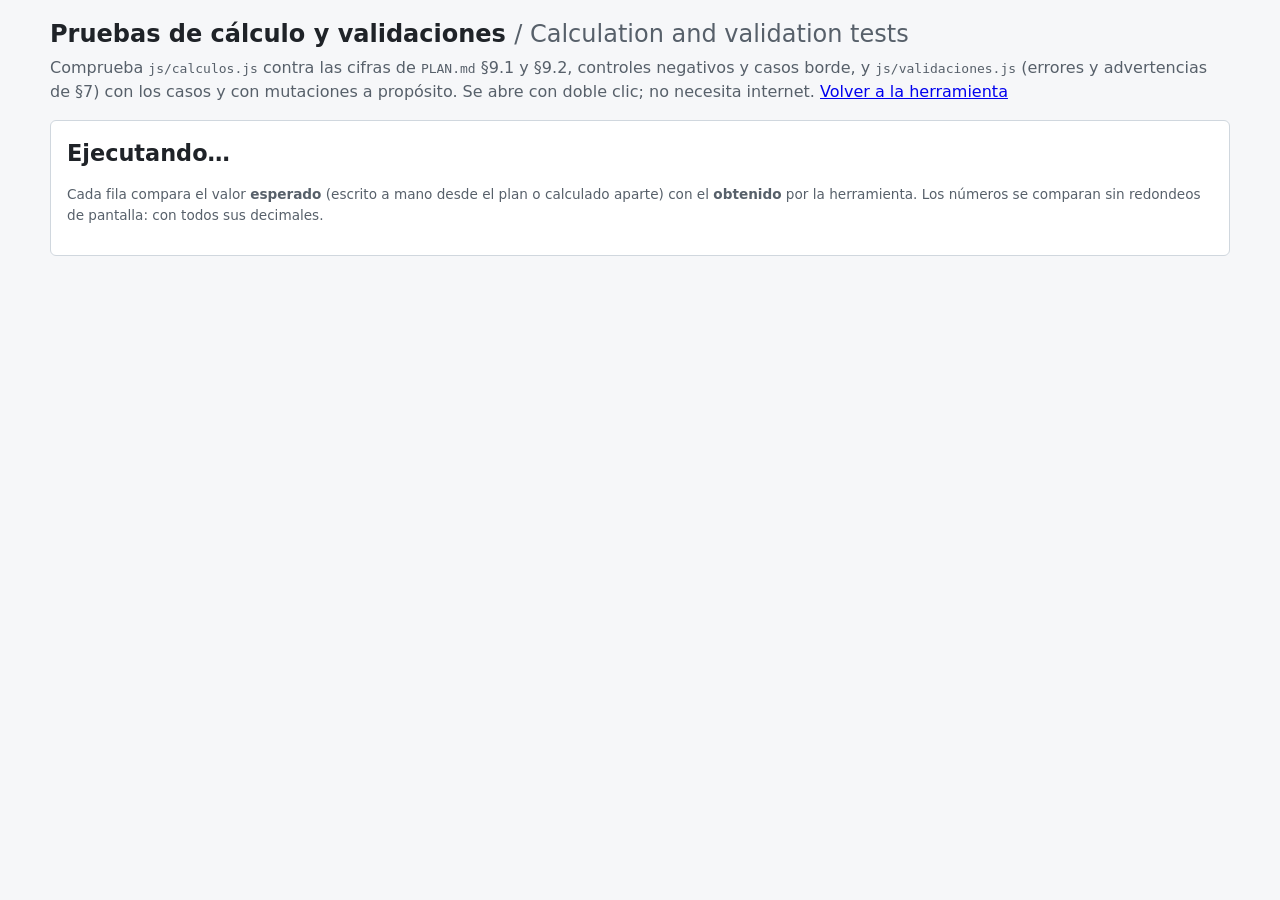
<file: pruebas.html>
<!doctype html>
<html lang="es">
<head>
  <meta charset="utf-8">
  <meta name="viewport" content="width=device-width, initial-scale=1">
  <title>Pruebas de cálculo y validaciones — Documentos marítimos didácticos</title>
  <link rel="stylesheet" href="css/estilos.css">
</head>
<body>
  <header class="cabecera">
    <h1>Pruebas de cálculo y validaciones <span class="en">/ Calculation and validation tests</span></h1>
    <p class="subtitulo">Comprueba <code>js/calculos.js</code> contra las cifras de <code>PLAN.md</code> §9.1 y §9.2, controles negativos y casos borde, y <code>js/validaciones.js</code> (errores y advertencias de §7) con los casos y con mutaciones a propósito.
      Se abre con doble clic; no necesita internet. <a href="index.html">Volver a la herramienta</a></p>
  </header>

  <section class="pruebas-resumen" aria-live="polite">
    <p id="contador" class="contador">Ejecutando…</p>
    <p class="nota">Cada fila compara el valor <strong>esperado</strong> (escrito a mano desde el plan o calculado aparte) con el <strong>obtenido</strong> por la herramienta.
      Los números se comparan sin redondeos de pantalla: con todos sus decimales.</p>
    <nav aria-label="Grupos de pruebas"><ul id="indice" class="indice-pruebas"></ul></nav>
  </section>

  <div id="grupos"></div>

  <script src="js/normativa.js"></script>
  <script src="js/modelo.js"></script>
  <script src="js/incoterms.js"></script>
  <script src="js/ejemplos.js"></script>
  <script src="pruebas/casos_regresion.js"></script>
  <script src="js/calculos.js"></script>
  <script src="js/diccionario.js"></script>
  <script src="js/validaciones.js"></script>
  <script src="js/formulario.js"></script>
  <script src="js/documentos/comun.js"></script>
  <script src="js/documentos/factura.js"></script>
  <script src="js/documentos/packing.js"></script>
  <script src="js/documentos/bl.js"></script>
  <script src="js/documentos/dam_a.js"></script>
  <script src="js/documentos/dam_b.js"></script>
  <script src="js/documentos/dam_c.js"></script>
  <script src="js/documentos/seguro.js"></script>
  <script src="js/documentos/origen.js"></script>
  <script src="js/documentos/resumen.js"></script>
  <script>
  /* Página de pruebas. Solo lee resultados de Calculos y Validaciones; no calcula nada por su cuenta.
     Los valores esperados son textos decimales con todos sus decimales ("18123.870"). */
  (function () {
    "use strict";
    var F = Calculos.formato, C = Calculos.control;
    var grupos = [], actual = null, total = 0, correctas = 0;

    function grupo(titulo, nota) { actual = { titulo: titulo, nota: nota || "", filas: [] }; grupos.push(actual); }

    // esperado: texto; obtenido: decimal fijo (se compara con los decimales del esperado) o cualquier valor.
    function prueba(nombre, esperado, obtenido) {
      var texto, ok;
      try {
        if (obtenido && typeof obtenido === "object" && "v" in obtenido && "d" in obtenido) {
          var dec = (String(esperado).split(".")[1] || "").length;
          texto = F.decimal(obtenido, dec);
          ok = texto === String(esperado) && Calculos.igual(obtenido, Calculos.aFijo(esperado, dec));
          texto = F.numero(obtenido, dec);
          esperado = F.numero(Calculos.aFijo(esperado, dec), dec);
        } else {
          texto = typeof obtenido === "string" ? obtenido : JSON.stringify(obtenido);
          ok = texto === (typeof esperado === "string" ? esperado : JSON.stringify(esperado));
          esperado = typeof esperado === "string" ? esperado : JSON.stringify(esperado);
        }
      } catch (e) {
        texto = "Error: " + e.message; ok = false;
      }
      actual.filas.push({ nombre: nombre, esperado: String(esperado), obtenido: texto, ok: ok });
      total++; if (ok) { correctas++; }
    }

    function sinError(nombre, fn) {
      var ok = true, texto = "sin errores";
      try { fn(); } catch (e) { ok = false; texto = "Error: " + e.message; }
      actual.filas.push({ nombre: nombre, esperado: "sin errores", obtenido: texto, ok: ok });
      total++; if (ok) { correctas++; }
    }

    function fx(texto) { var dec = (String(texto).split(".")[1] || "").length; return Calculos.aFijo(texto, dec); }
    function ejemplo(id) { return Modelo.clonar(EJEMPLOS.filter(function (e) { return e.id === id; })[0].operacion); }
    function casoRegresion(n) { return Modelo.clonar(CASOS_REGRESION[n]); }

    // ============================================================ Núcleo numérico
    grupo("1. Decimal fijo, redondeo y prorrateo (§6.1)", "Enteros con BigInt; mitad hacia arriba (PV-08); el residuo del prorrateo va a la última parte.");
    prueba("0.1 + 0.2 = 0.3 (sin error de coma flotante)", "0.3", Calculos.sumar(fx("0.1"), fx("0.2")));
    prueba("1.005 a 2 decimales (mitad hacia arriba)", "1.01", Calculos.aFijo(1.005, 2));
    prueba("1.004 a 2 decimales", "1.00", Calculos.aFijo(1.004, 2));
    prueba("−1.005 a 2 decimales (se aleja de cero)", "-1.01", Calculos.aFijo(-1.005, 2));
    prueba("0.05 × 50 % = 0.025 → 0.03", "0.03", Calculos.porcentaje(fx("0.05"), fx("50"), 2));
    prueba("2 ÷ 3 con 3 decimales", "0.667", Calculos.dividir(fx("2"), fx("3"), 3));
    prueba("División entre cero devuelve vacío", "null", Calculos.dividir(fx("2"), fx("0"), 3));
    var p3 = Calculos.prorratear(fx("100.00"), [fx("1"), fx("1"), fx("1")]).partes;
    prueba("100.00 en 3 partes iguales: parte 1", "33.33", p3[0]);
    prueba("100.00 en 3 partes iguales: parte 2", "33.33", p3[1]);
    prueba("100.00 en 3 partes iguales: parte 3 (residuo)", "33.34", p3[2]);
    prueba("La suma de las partes cuadra", "100.00", Calculos.sumar(p3));
    var p0 = Calculos.prorratear(fx("10.00"), [fx("0"), fx("0")]);
    prueba("Base cero: se reparte en partes iguales", "5.00", p0.partes[0]);
    prueba("Base cero: la herramienta lo informa", "true", String(p0.iguales));
    var pv = Calculos.prorratear(fx("1850.000"), [fx("2064.00"), fx("225.00")]).partes;
    prueba("Flete 1 850 por peso bruto: serie 1", "1668.152", pv[0]);
    prueba("Flete 1 850 por peso bruto: serie 2 (residuo)", "181.848", pv[1]);
    var pneg = Calculos.prorratear(fx("-10.00"), [fx("1"), fx("2")]).partes;
    prueba("Prorrateo de un monto negativo: parte 1", "-3.33", pneg[0]);
    prueba("Prorrateo de un monto negativo: parte 2 (residuo)", "-6.67", pneg[1]);
    ["0.100", "-0.100"].forEach(function (monto) {
      var partes = Calculos.prorratear(fx(monto), Array.from({ length: 200 }, function () { return fx("1"); })).partes;
      var signo = Math.sign(Number(monto));
      prueba(monto + " entre 200: ninguna parte de signo contrario", "true", String(partes.every(function (p) { return p.v === 0 || Math.sign(p.v) === signo; })));
      prueba(monto + " entre 200: suma exacta", monto, Calculos.sumar(partes));
      prueba(monto + " entre 200: primera parte", "0.000", partes[0]);
      prueba(monto + " entre 200: última parte", signo > 0 ? "0.001" : "-0.001", partes[199]);
    });

    // ============================================================ Formato
    grupo("2. Formato de números (§6.1, D10)", "Coma de miles y punto decimal (“20,040.00”; DAM A/C “18,123.870”; DAM B “21.705231”).");
    prueba("Comercial (2 decimales)", "20,040.00", F.comercial(fx("20040")));
    prueba("DAM, Formatos A y C (3 decimales)", "18,123.870", F.damAC(fx("18123.87")));
    prueba("DAM, Formato B (6 decimales)", "21.705231", F.damB(fx("21.705231")));
    prueba("Millones", "1,234,567.89", F.comercial(fx("1234567.891")));
    prueba("Negativo", "−1,850.00", F.comercial(fx("-1850")));
    prueba("Cantidad entera", "3,000", F.cantidad(fx("3000.000")));
    prueba("Porcentaje", "3.5 %", F.pct(fx("3.5000")));

    grupo("F2-v3. Formato 3 y migración desde v2");
    function comoV2(o) {
      o = Modelo.clonar(o); o.version = 2;
      ["vgmMasaPesada", "temperaturaC", "ventilacion"].forEach(function (k) { delete o.especificos.contenedor[k]; });
      return o;
    }
    (function () {
      prueba("Versión del formato", 3, Modelo.version);
      var v2 = comoV2(ejemplo("caso1")), original = JSON.stringify(v2), a = Modelo.interpretar(original);
      prueba("Migración v2: error vacío", "", a.error);
      prueba("Migración v2: versión 3", 3, a.operacion.version);
      prueba("Migración v2: aviso", "true", String(a.aviso.indexOf("versión 2") !== -1));
      var c = a.operacion.especificos.contenedor;
      prueba("Migración: campos nuevos por defecto", "null · null · ", String(c.vgmMasaPesada) + " · " + c.temperaturaC + " · " + c.ventilacion);
      prueba("Migración no modifica la fuente", original, JSON.stringify(v2));
      prueba("Revisión estricta rechaza v2 sin migrar", "true", String(!!Modelo.revisarArchivo(v2)));
      var aa4 = Modelo.interpretar(JSON.stringify(comoV2(casoRegresion("AA4_portuaria_camote_CIF_FINAL"))));
      prueba("AA4 v2 abre con aviso", "true", String(!aa4.error && aa4.aviso.indexOf("versión 2") !== -1));
      prueba("AA4 migrado conserva FOB", "34050.000", Calculos.calcular(aa4.operacion).exportacion.s65);
      [1, 4].forEach(function (v) { var o = ejemplo("caso1"); o.version = v;
        prueba("Rechaza versión " + v, "true", String(!!Modelo.interpretar(JSON.stringify(o)).error));
      });
      var o = ejemplo("caso1"); o.especificos.contenedor.temperaturaC = -20;
      prueba("Temperatura -20 aceptada", "", Modelo.revisarArchivo(o));
      o.especificos.contenedor.temperaturaC = -150;
      prueba("Temperatura -150 rechazada", "true", String(!!Modelo.revisarArchivo(o)));
      o.especificos.contenedor.temperaturaC = null; o.especificos.contenedor.vgmMasaPesada = -1;
      prueba("Masa pesada negativa rechazada", "true", String(!!Modelo.revisarArchivo(o)));
    })();

    grupo("P2-14. Guardar produce un JSON reabrible y mide bytes UTF-8");
    (function () {
      var o = ejemplo("caso1");
      prueba("UTF-8: ñ ocupa dos bytes", 2, Modelo.bytesUtf8("ñ"));
      prueba("1.1 M de caracteres ñ superan 2 MB", "true", String(/tamaño máximo/.test(Modelo.interpretar("ñ".repeat(1100000)).error)));
      var normal = Modelo.textoParaGuardar(o);
      prueba("Guardar operación normal: con sangría y reabre", "false · true", String(normal.compacto) + " · " + String(!Modelo.interpretar(normal.texto).error));
      o.especificos.items.slice(0, 2).forEach(function (it, n) {
        it.equipos = Array.from({ length: 10000 }, function (_, i) { return { serie: "EQUIPO-" + n + "-" + i, imeis: ["356938035643809"] }; });
      });
      var salida = Modelo.textoParaGuardar(o);
      prueba("20 000 equipos: compacto o error claro", "true", String(salida.compacto || !!salida.error));
      prueba("20 000 equipos: si hay texto, Abrir lo acepta", "true", String(salida.error ? !salida.texto : !Modelo.interpretar(salida.texto).error));
      prueba("20 000 equipos: texto dentro del límite de bytes", "true", String(!salida.texto || Modelo.bytesUtf8(salida.texto) <= Modelo.limites.bytes));
      o = ejemplo("caso1"); o.especificos.valoracion.flete = -1;
      prueba("Guardar rechaza estructura o datos inválidos", "true", String(!!Modelo.textoParaGuardar(o).error));
      o = ejemplo("caso1"); o.especificos.items.slice(0, 2).forEach(function (it) {
        it.equipos = Array.from({ length: 10000 }, function () { return { serie: "ñ".repeat(100), imeis: [] }; });
      });
      var enorme = Modelo.textoParaGuardar(o);
      prueba("Compacto aún mayor a 2 MB: mensaje y sin descarga", "true · true", String(/reduce equipos o ítems/.test(enorme.error)) + " · " + String(!enorme.texto));
    })();

    // ============================================================ Caso 1
    var op1 = ejemplo("caso1");
    var r1 = Calculos.calcular(op1);
    var s1 = r1.series;
    grupo("3. Caso 1 — totales (§9.1, resultados esperados)", "Importación CIF Callao: 3 ítems, 2 series.");
    prueba("Bultos", 390, r1.totales.bultos);
    prueba("Numeración de bultos", "1-390", r1.totales.numeracion);
    prueba("Bultos del ítem 2: del 201 al 360", "201-360", r1.items[1].bultoDesde + "-" + r1.items[1].bultoHasta);
    prueba("Peso neto (kg)", "1960.00", r1.totales.pesoNeto);
    prueba("Peso bruto (kg)", "2289.00", r1.totales.pesoBruto);
    prueba("Volumen (m³)", "25.440", r1.totales.volumen);
    prueba("Volumen por bulto, ítem 3 (m³)", "0.048", r1.items[2].volumenBulto);
    prueba("Valor de la factura, B 8.1.1 (USD)", "20040.00", r1.totales.valorFactura);
    prueba("Suma asegurada 110 % (USD)", "22044.00", r1.seguro.sumaAsegurada);
    prueba("Prima 0.30 % (USD)", "66.13", r1.seguro.prima);
    prueba("Tipo de seguro A 7.32 (póliza flotante)", "3", r1.seguro.tipoSeguro);
    prueba("FOB total = 20,040.00 − 1,850.00 − 66.13", "18123.87", r1.fob.total);
    prueba("Valor en aduana A 6.5", "20040.000", r1.valorAduana.total);
    prueba("VGM = 2 289 + 0 + 2 200 (kg)", "4489.00", r1.vgm.total);
    prueba("Flete en el B/L sugerido para CIF", "prepaid", r1.fleteBl.sugerido);
    prueba("Flete en el B/L del caso coincide con el usual", "true", String(r1.fleteBl.coincide));
    prueba("Sin avisos de cálculo", "[]", JSON.stringify(r1.avisos));

    grupo("4. Caso 1 — Formato B por ítem (§9.1)", "FOB repartido según el valor del ítem; FOB unitario con 6 decimales (IT C 5.9).");
    [["3527.100", "17.635500"], ["3472.837", "21.705231"], ["11123.933", "3.707978"]].forEach(function (e, i) {
      prueba("Ítem " + (i + 1) + ": FOB del ítem" + (i === 2 ? " (residuo)" : ""), e[0], r1.items[i].fob);
      prueba("Ítem " + (i + 1) + ": FOB unitario (B 5.9)", e[1], r1.items[i].fobUnitario);
    });
    prueba("Ítem 3 = FOB total − ítem 1 − ítem 2", "11123.933",
      Calculos.restar(Calculos.restar(Calculos.escalar(r1.fob.total, 3), r1.items[0].fob), r1.items[1].fob));

    grupo("5. Caso 1 — Formato A por serie (§9.1)", "Flete por peso bruto y seguro por FOB [S; PV-04].");
    prueba("Serie de cada ítem (1, 1, 2)", "1,1,2", r1.items.map(function (x) { return x.serie; }).join(","));
    [
      [360, "1780.00", "2064.00", "6999.937", "1668.152", "25.541", "8693.630"],
      [30, "180.00", "225.00", "11123.933", "181.848", "40.589", "11346.370"]
    ].forEach(function (e, i) {
      var s = s1[i], n = "Serie " + (i + 1) + "/2: ";
      prueba(n + "bultos", e[0], s.bultos);
      prueba(n + "peso neto", e[1], s.pesoNeto);
      prueba(n + "peso bruto", e[2], s.pesoBruto);
      prueba(n + "FOB (7.30)", e[3], s.fob);
      prueba(n + "flete (7.31)", e[4], s.flete);
      prueba(n + "seguro (7.32)", e[5], s.seguro);
      prueba(n + "valor en aduana (7.34)", e[6], s.valorAduana);
    });
    prueba("Total FOB (A 6.1)", "18123.870", r1.valorAduana.fob);
    prueba("Total flete (A 6.2)", "1850.000", r1.valorAduana.flete);
    prueba("Total seguro (A 6.3)", "66.130", r1.valorAduana.seguro);
    prueba("Total valor en aduana (A 6.5)", "20040.000", r1.valorAduana.total);
    prueba("Todos los cuadres internos (E19) correctos", "true", String(r1.cuadres.every(function (c) { return c.ok; })));

    grupo("6. Caso 1 — Formato C y percepción (§9.1)", "IGV 15.5 % e IPM 2.5 % sobre VA + AV [H*: Ley 32387, 2026]; percepción 3.5 % sobre VA + tributos (PV-01).");
    var nIgv = NORMATIVA.valores.igv, nIpm = NORMATIVA.valores.ipm;
    prueba("Ley 32387 (2026): IGV · IPM · suma (sigue en 18 %) · vigencia · fuente", "15.5 · 2.5 · 18 · 2026-01-01 · 2026-01-01 · Ley 32387 / SUNAT",
      [nIgv.valor, nIpm.valor, nIgv.valor + nIpm.valor, nIgv.vigenteDesde, nIpm.vigenteDesde, nIgv.fuente].join(" · "));
    [
      ["8693.630", "521.618", "9215.248", "1428.363", "230.381"],
      ["11346.370", "0.000", "11346.370", "1758.687", "283.659"]
    ].forEach(function (e, i) {
      var l = s1[i].liquidacion, n = "Serie " + (i + 1) + ": ";
      prueba(n + "valor en aduana", e[0], s1[i].valorAduana);
      prueba(n + "ad valorem (C 4.1)", e[1], l.adValorem);
      prueba(n + "base del IGV", e[2], l.baseIgv);
      prueba(n + "IGV 15.5 % (C 4.6)", e[3], l.igv);
      prueba(n + "IPM 2.5 % (C 4.5)", e[4], l.ipm);
    });
    prueba("Total ad valorem", "521.618", r1.liquidacion.adValorem);
    prueba("Total base del IGV", "20561.618", r1.liquidacion.baseIgv);
    prueba("Total IGV", "3187.050", r1.liquidacion.igv);
    prueba("Total IPM", "514.040", r1.liquidacion.ipm);
    prueba("Total de tributos (AV + IGV + IPM)", "4222.708", r1.liquidacion.total);
    prueba("Base de la percepción (VA + tributos)", "24262.708", r1.percepcion.base);
    prueba("Percepción 3.5 %", "849.195", r1.percepcion.monto);
    prueba("Pago en soles: tributos × 3.500", "14779.48", r1.soles.tributos);
    prueba("Pago en soles: percepción × 3.500", "2972.18", r1.soles.percepcion);
    var oad = ejemplo("caso1");
    oad.especificos.items[2].antidumping = 100;
    var rad = Calculos.calcular(oad);
    prueba("Antidumping 100 (ítem 3): NO entra en la base del IGV", "20561.618", rad.liquidacion.baseIgv);
    prueba("Antidumping 100 (ítem 3): SÍ entra en la base de la percepción (D11; H*, PV-17)", "24362.708", rad.percepcion.base);

    // ============================================================ Caso 2
    var r2 = Calculos.calcular(ejemplo("caso2"));
    grupo("7. Caso 2 — Exportación FOB (§9.2)", "S 6.1 − S 6.3 + S 6.4 = S 6.5 (FOB) [H: IT B 6.1–6.5].");
    prueba("Bultos (S 13.2)", 140, r2.totales.bultos);
    prueba("Peso neto (kg)", "1470.00", r2.totales.pesoNeto);
    prueba("Peso bruto (kg)", "1588.00", r2.totales.pesoBruto);
    prueba("Volumen ítem 1 (m³)", "6.720", r2.items[0].volumen);
    prueba("Volumen ítem 2 (m³)", "6.480", r2.items[1].volumen);
    prueba("Volumen total (m³)", "13.200", r2.totales.volumen);
    prueba("S 6.1 (valor según la cláusula de venta)", "39550.000", r2.exportacion.s61);
    prueba("S 6.5 (FOB)", "39550.000", r2.exportacion.s65);
    [["20800.000", 80, "720.00", "784.00"], ["18750.000", 60, "750.00", "804.00"]].forEach(function (e, i) {
      var s = r2.series[i], n = "Serie " + (i + 1) + "/2: ";
      prueba(n + "FOB (S 7.30)", e[0], s.fob);
      prueba(n + "bultos", e[1], s.bultos);
      prueba(n + "peso neto", e[2], s.pesoNeto);
      prueba(n + "peso bruto", e[3], s.pesoBruto);
    });
    prueba("VGM = 1 588 + 0 + 2 200 (kg)", "3788.00", r2.vgm.total);
    prueba("Flete en el B/L sugerido para FOB", "collect", r2.fleteBl.sugerido);
    prueba("Cuadres internos (Σ S 7.30 = S 6.5)", "true", String(r2.cuadres.every(function (c) { return c.ok; })));

    grupo("7b. Exportación C/D: deducciones S 6.3 (IT B 6.3)");
    function prepararExportC(o, inc, seguro) {
      o.generales.comercial.incoterm = inc; o.generales.comercial.lugarConvenido = "San Antonio";
      o.especificos.transporte.fleteBl = "prepaid"; o.especificos.valoracion.flete = 1200;
      if (seguro) {
        o.especificos.seguro.hay = true; o.especificos.seguro.tipoPoliza = "individual";
        o.especificos.seguro.coberturaPct = 110; o.especificos.seguro.tasaPrimaPct = 0.3;
      }
      return o;
    }
    function exportC(inc, seguro) { return prepararExportC(ejemplo("caso2"), inc, seguro); }
    (function () {
      prueba("FOB: S 6.3", "0.000", r2.exportacion.s63);
      prueba("FOB: S 6.5", "39550.000", r2.exportacion.s65);
      var o = exportC("CFR"); o.especificos.valoracion.expOtrosDeducibles = null;
      var r = Calculos.calcular(o);
      prueba("CFR vacío: S 6.3", "1200.000", r.exportacion.s63);
      prueba("CFR vacío: S 6.5", "38350.000", r.exportacion.s65);
      prueba("CFR vacío: origen", "desglose", r.exportacion.deducciones.origen);
      o.especificos.valoracion.expOtrosDeducibles = 0;
      prueba("CFR cero: S 6.5", "38350.000", Calculos.calcular(o).exportacion.s65);
      o = exportC("CIF", true); r = Calculos.calcular(o);
      prueba("CIF: prima", "130.52", r.seguro.prima);
      prueba("CIF: S 6.3", "1330.520", r.exportacion.s63);
      prueba("CIF: S 6.5", "38219.480", r.exportacion.s65);
      prueba("CIF: serie 1", "20100.257", r.series[0].fob);
      prueba("CIF: serie 2", "18119.223", r.series[1].fob);
      prueba("CIF: Σ S 7.30 = S 6.5", "true", String(r.cuadres.every(function (c) { return c.ok; })));
      o.especificos.valoracion.expOtrosDeducibles = 1330.52; r = Calculos.calcular(o);
      prueba("CIF dato coincidente: origen", "dato", r.exportacion.deducciones.origen);
      prueba("CIF dato coincidente: S 6.5", "38219.480", r.exportacion.s65);
      o = exportC("CPT");
      prueba("CPT: dato cero se conserva", "39550.000", Calculos.calcular(o).exportacion.s65);
      o.especificos.valoracion.expOtrosDeducibles = 1200;
      prueba("CPT: dato manual 1200", "38350.000", Calculos.calcular(o).exportacion.s65);
      o = ejemplo("caso2"); o.generales.comercial.incoterm = "EXW"; o.especificos.valoracion.expAjustes = 100;
      prueba("EXW: ajuste S 6.4", "39650.000", Calculos.calcular(o).exportacion.s65);
    })();

    // ============================================================ FOB según Incoterm
    grupo("8. FOB total según el Incoterm (IT C 5.9, §6.3)",
      "Operación sintética: Vc 20,040.00; 8.1.5 = 100; 8.1.6 = 50; 8.3.1 = 1,850; 8.3.2 = 200; 8.4 = 66.13 (CIF/CIP); 8.5.1…8.5.5 = 10, 20, 30, 40, 5.");
    function sintetica(inc, conSeguro) {
      var o = ejemplo("caso1");
      o.generales.comercial.incoterm = inc;
      var v = o.especificos.valoracion;
      v.gastosExw815 = 100; v.otros816 = 50; v.flete = 1850; v.gastosDestino832 = 200;
      v.posteriores851 = 10; v.montaje852 = 20; v.tributos853 = 30; v.intereses854 = 40; v.otros855 = 5;
      o.especificos.seguro.hay = conSeguro;
      o.especificos.seguro.pctTablaSunat = 1;
      return o;
    }
    var esperadoFob = { EXW: "20145.00", FCA: "20045.00", FAS: "20045.00", FOB: "20045.00", CFR: "18195.00", CPT: "18195.00",
      CIF: "18128.87", CIP: "18128.87", DAP: "17985.00", DPU: "17985.00", DDP: "17935.00" };
    INCOTERMS.codigos.forEach(function (inc) {
      var seguro = inc === "CIF" || inc === "CIP";
      prueba(inc + ": FOB total", esperadoFob[inc], Calculos.calcular(sintetica(inc, seguro)).fob.total);
    });
    var dapSeg = Calculos.calcular(sintetica("DAP", true));
    prueba("DAP con seguro: el seguro NO se resta del FOB (A18)", "17985.00", dapSeg.fob.total);
    prueba("DAP con seguro: base de la suma asegurada = FOB + flete", "19835.00", dapSeg.seguro.base);
    prueba("Flete en el B/L sugerido: EXW", "collect", Calculos.calcular(sintetica("EXW", false)).fleteBl.sugerido);
    prueba("Flete en el B/L sugerido: DDP", "prepaid", Calculos.calcular(sintetica("DDP", false)).fleteBl.sugerido);
    var sinSeg = Calculos.calcular(sintetica("FOB", false));
    prueba("Importación sin seguro: tabla SUNAT 1 % sobre FOB (PV-06)", "200.450", sinSeg.valorAduana.seguro);
    prueba("Importación sin seguro: tipo de seguro 1 (no asegurada)", "1", sinSeg.seguro.tipoSeguro);

    // ============================================================ Ajustes
    grupo("9. Ajustes por ítem (IT C 5.10, §6.5)",
      "Caso 1 con 8.1.2 = 10, 8.1.3 = 20, 8.1.4 = 30 y 8.2.1 = 300 (ajuste total 360). Ítem 2 NO es objeto de ajuste.");
    var oa = ejemplo("caso1");
    oa.especificos.valoracion.ajuste812 = 10; oa.especificos.valoracion.ajuste813 = 20;
    oa.especificos.valoracion.descuentosNoAceptables814 = 30; oa.especificos.valoracion.comisiones821 = 300;
    oa.especificos.items[1].objetoAjuste = false;
    var ra = Calculos.calcular(oa);
    prueba("Ajuste total (8.1.2 + 8.1.3 + 8.1.4 + 8.2.x)", "360.000", ra.ajustes.total);
    prueba("Ítem 1: 360 × 3 900 / 16 200", "86.667", ra.items[0].ajuste);
    prueba("Ítem 2: no es objeto de ajuste", "0.000", ra.items[1].ajuste);
    prueba("Ítem 3: residuo 360 − 86.667", "273.333", ra.items[2].ajuste);
    prueba("Ítem 1: ajuste unitario (B 5.10)", "0.433335", ra.items[0].ajusteUnitario);
    prueba("Ítem 3: ajuste unitario (B 5.10)", "0.091111", ra.items[2].ajusteUnitario);
    prueba("Serie 1: ajuste (A 7.33)", "86.667", ra.series[0].ajuste);
    prueba("Serie 1: valor en aduana", "8780.297", ra.series[0].valorAduana);
    prueba("Serie 2: valor en aduana", "11619.703", ra.series[1].valorAduana);
    prueba("Valor en aduana total = 20,040 + 360", "20400.000", ra.valorAduana.total);
    prueba("El FOB no cambia con los ajustes", "18123.87", ra.fob.total);
    oa.especificos.items.forEach(function (it) { it.objetoAjuste = false; });
    var rn = Calculos.calcular(oa);
    prueba("Ningún ítem marcado: se reparte entre todos (ítem 1)", "70.060", rn.items[0].ajuste);
    prueba("Ningún ítem marcado: ítem 2", "68.982", rn.items[1].ajuste);
    prueba("Ningún ítem marcado: se informa (C02)", "C02", rn.avisos.map(function (a) { return a.codigo; }).join(","));

    // ============================================================ Casos borde
    grupo("10. Casos borde", "Datos vacíos, divisiones no exactas y bases cero: el cálculo no se rompe y lo informa.");
    sinError("Operación vacía: calcular no falla", function () { Calculos.calcular(Modelo.operacionVacia()); });
    var rv = Calculos.calcular(Modelo.operacionVacia());
    prueba("Operación vacía: avisa Incoterm vacío (E02), sin seguro (A15) y sin tipo de cambio (E15)", "E02,A15,E15", rv.avisos.map(function (a) { return a.codigo; }).join(","));
    var oe = ejemplo("caso1");
    oe.especificos.items[2].cantidad = 3050;
    var re = Calculos.calcular(oe);
    prueba("Cantidad no múltiplo de unidades por bulto: 3 050 ÷ 100 → 31 bultos", 31, re.items[2].bultos);
    prueba("…y se informa (E06)", "E06", re.avisos[0].codigo);
    var oz = ejemplo("caso1");
    oz.especificos.items.forEach(function (it) { it.pesoBrutoBulto = 0; });
    var rz = Calculos.calcular(oz);
    prueba("Peso bruto 0: el flete se reparte en partes iguales (serie 1)", "925.000", rz.series[0].flete);
    prueba("Peso bruto 0: Σ flete sigue cuadrando", "1850.000", rz.valorAduana.flete);
    var oc = ejemplo("caso1");
    oc.especificos.items[0].cantidad = 0;
    var rc = Calculos.calcular(oc);
    prueba("Cantidad 0: FOB unitario 0 (sin dividir entre cero)", "0.000000", rc.items[0].fobUnitario);
    prueba("Cantidad 0: los cuadres internos siguen correctos", "true", String(rc.cuadres.every(function (c) { return c.ok; })));
    var ot = ejemplo("caso1");
    ot.especificos.items[1].tasaAV = 9;
    prueba("Tasas distintas dentro de una serie: se informa (E16)", "E16",
      Calculos.calcular(ot).avisos.map(function (a) { return a.codigo; }).join(","));
    var odd = ejemplo("caso1");
    odd.especificos.valoracion.flete = 1850.01;
    var rdd = Calculos.calcular(odd);
    prueba("División no exacta: flete 1 850.01 → serie 1", "1668.161", rdd.series[0].flete);
    prueba("División no exacta: serie 2 recibe el residuo", "181.849", rdd.series[1].flete);
    prueba("El resultado es inmutable (congelado)", "true",
      String(Object.isFrozen(r1) && Object.isFrozen(r1.series[0]) && Object.isFrozen(r1.items[0].fob)));
    var cambio = "sin cambios";
    try { r1.items[0].fob.v = 1; } catch (e) { cambio = "bloqueado"; }
    prueba("Intentar modificar el resultado falla", "bloqueado", cambio);

    // ============================================================ Controles
    grupo("11. Controles: RUC, contenedor, IMEI y UN/LOCODE", "Incluye controles negativos (deben salir inválidos).");
    ["20000000001", "20000000010", "20000000028", "20000000036", "20000000044"].forEach(function (ruc) {
      prueba("RUC ficticio del plan " + ruc + " cumple el módulo 11", "true", String(C.ruc(ruc).valido));
    });
    prueba("RUC 20000000002: dígito erróneo (inválido)", "false", String(C.ruc("20000000002").valido));
    prueba("RUC 20000000002: dígito esperado", "1", String(C.ruc("20000000002").digitoEsperado));
    prueba("RUC de 10 dígitos (inválido)", "false", String(C.ruc("2000000000").valido));
    prueba("RUC con letras (inválido)", "false", String(C.ruc("20A00000001").valido));
    prueba("RUC con prefijo 30: se informa el prefijo no usual", "false", String(C.ruc("30000000003").prefijoUsual));
    prueba("Contenedor EJMU 261014 7 (caso 1) válido", "true", String(C.contenedor("EJMU2610147").valido));
    prueba("Contenedor EJMU 260002 5 (caso 2) válido", "true", String(C.contenedor("EJMU2600025").valido));
    prueba("Contenedor CSQU 305438 3 (ejemplo clásico de ISO 6346) válido", "true", String(C.contenedor("CSQU3054383").valido));
    prueba("Contenedor EJMU 261014 8: dígito erróneo (inválido)", "false", String(C.contenedor("EJMU2610148").valido));
    prueba("Contenedor EJMU 261014 8: dígito esperado", "7", String(C.contenedor("EJMU2610148").digitoEsperado));
    prueba("Contenedor con formato erróneo (inválido)", "false", String(C.contenedor("EJM2610147").valido));
    prueba("IMEI sintético 350000000000014 válido (Luhn)", "true", String(C.imei("350000000000014").valido));
    prueba("IMEI sintético 350000000000022 válido (Luhn)", "true", String(C.imei("350000000000022").valido));
    prueba("IMEI sintético 350000000000015: dígito erróneo (inválido)", "false", String(C.imei("350000000000015").valido));
    prueba("IMEI de 14 dígitos (inválido)", "false", String(C.imei("35000000000001").valido));
    prueba("UN/LOCODE PECLL válido", "true", String(C.locode("PECLL").valido));
    prueba("UN/LOCODE CNNGB es de China", "true", String(C.locode("CNNGB", "CN").valido));
    prueba("UN/LOCODE PECL (4 caracteres, inválido)", "false", String(C.locode("PECL").valido));
    prueba("UN/LOCODE PE1LL (el dígito 1 no se usa, inválido)", "false", String(C.locode("PE1LL").valido));
    prueba("UN/LOCODE CLSAI no es de Perú (inválido)", "false", String(C.locode("CLSAI", "PE").valido));

    // ============================================================ Regresiones de la auditoría de F3 (F3.1)
    function codigos(r) { return r.avisos.map(function (a) { return a.codigo + (a.concepto ? ":" + a.concepto : ""); }).join(","); }
    function lanza(fn) { try { fn(); return "sin error"; } catch (e) { return "error: " + e.message; } }

    grupo("P2-7. Volumen con un solo redondeo");
    function cajasVolumen(n, l, a, h) {
      var o = ejemplo("caso2"); o.especificos.items = [o.especificos.items[0]];
      // No quedan marcas de los ítems retirados en este caso sintético.
      Object.keys(o.marcas).forEach(function (k) { if (/items\.[1-9]/.test(k)) { delete o.marcas[k]; } });
      var it = o.especificos.items[0]; it.cantidad = n; it.unidadesPorBulto = 1;
      it.largoCm = l; it.anchoCm = a; it.altoCm = h; return o;
    }
    (function () {
      var r = Calculos.calcular(cajasVolumen(500, 45, 32, 28));
      prueba("500 cajas 45×32×28: volumen total", "20.160", r.totales.volumen);
      prueba("Volumen por caja exacto", "0.040320", r.items[0].volumenBulto);
      prueba("Formato por caja conserva precisión", "0.040320", F.m3Bulto(r.items[0].volumenBulto));
      prueba("1000 bultos 5×5×5: no se pierde volumen", "0.125", Calculos.calcular(cajasVolumen(1000, 5, 5, 5)).totales.volumen);
      prueba("Caso 1 sin cambio de volumen", "25.440", r1.totales.volumen);
      prueba("Caso 2 sin cambio de volumen", "13.200", r2.totales.volumen);
      prueba("AA4 sin cambio de volumen", "54.480", Calculos.calcular(casoRegresion("AA4_portuaria_camote_CIF_FINAL")).totales.volumen);
    })();

    grupo("P2-10. VGM por pesaje o suma");
    (function () {
      prueba("Método 2 conserva suma", "4489.00", r1.vgm.total);
      var o = ejemplo("caso1"); o.especificos.contenedor.vgmMetodo = "1"; o.especificos.contenedor.vgmMasaPesada = 4500;
      var r = Calculos.calcular(o);
      prueba("Método 1: VGM pesado", "4500.00", r.vgm.total);
      prueba("Método 1: suma de referencia", "4489.00", r.vgm.suma);
      prueba("Método 1: diferencia sin tolerancia inventada", "11.00", r.vgm.diferencia);
    })();

    grupo("P2-12. Seguro voluntario de exportación sin datos ocultos de importación");
    (function () {
      var o = exportC("FOB", true), r = Calculos.calcular(o);
      prueba("FOB voluntario: base = S 6.5 + flete", "40750.00", r.seguro.base);
      o.especificos.valoracion.otros816 = 100; o.especificos.valoracion.intereses854 = 200; o.especificos.valoracion.otros855 = 300;
      prueba("FOB voluntario: datos ocultos no cambian base", "40750.00", Calculos.calcular(o).seguro.base);
      o = exportC("CFR", true);
      prueba("CFR voluntario: base = FOB + flete = factura", "39550.00", Calculos.calcular(o).seguro.base);
      o = exportC("DAP", true); o.especificos.valoracion.gastosDestino832 = 500;
      r = Calculos.calcular(o);
      prueba("DAP exportación: desglose ignora 8.3.2 oculto", "base,flete", r.factura.desglose.lineas.map(function (l) { return l.id; }).join(","));
      prueba("DAP exportación: base de seguro sin 8.3.2", "40750.00", r.seguro.base);
      prueba("DAP importación: base sin cambio", "19835.00", Calculos.calcular(sintetica("DAP", true)).seguro.base);
    })();

    grupo("F3-M1. Bultos con división no exacta (sin redondeo previo)",
      "3 000.001 o 3 000.01 unidades en cajas de 100 no llenan 30 cajas: son 31 bultos y aviso E06.");
    [["3000.001", 31], ["3000.01", 31], ["3000", 30]].forEach(function (e) {
      var o = ejemplo("caso1");
      o.especificos.items[2].cantidad = Number(e[0]);
      var r = Calculos.calcular(o);
      prueba("Cantidad " + e[0] + " ÷ 100 por caja: bultos", e[1], r.items[2].bultos);
      prueba("Cantidad " + e[0] + ": ¿división exacta?", String(e[1] === 30), String(r.items[2].bultosExactos));
      prueba("Cantidad " + e[0] + ": aviso E06 del cálculo", e[1] === 30 ? "" : "E06", codigos(r));
    });
    (function () {
      var o = ejemplo("caso1");
      o.especificos.items[2].cantidad = 3000.001;
      var r = Calculos.calcular(o);
      prueba("3 000.001: el peso bruto incluye el bulto 31 (31 × 7.50)", "232.50", r.items[2].pesoBruto);
      prueba("3 000.001: la validación muestra E06", "true", String(Validaciones.ids(Validaciones.validar(o, r)).indexOf("E06") !== -1));
    })();

    grupo("F3-M2. Tipo de cambio vacío, 0 o negativo: pagos «no calculados»",
      "Sin tipo de cambio válido los pagos en soles son null (no calculados), nunca 0.00.");
    [["vacío", null], ["0", 0], ["negativo", -3.5]].forEach(function (e) {
      var o = ejemplo("caso1");
      o.generales.aduana.tipoCambio = e[1];
      var r = Calculos.calcular(o);
      prueba("Tipo de cambio " + e[0] + ": pago en soles disponible", "false", String(r.soles.disponible));
      prueba("Tipo de cambio " + e[0] + ": tributos, percepción y total en soles = no calculados (null)", "null,null,null",
        [r.soles.tributos, r.soles.percepcion, r.soles.total].map(String).join(","));
      prueba("Tipo de cambio " + e[0] + ": aviso E15 y validación E15", "E15/E15",
        codigos(r) + "/" + (Validaciones.ids(Validaciones.validar(o, r)).indexOf("E15") !== -1 ? "E15" : "—"));
    });
    prueba("Tipo de cambio 3.500 (caso 1): pago en soles disponible", "true", String(r1.soles.disponible));

    grupo("F3-M3. Repartos con base cero: aviso C01 (flete, seguro, ajustes y exportación)",
      "Si un monto no nulo se reparte sobre una base que suma 0, se usa partes iguales y se avisa (D12).");
    (function () {
      prueba("Caso 1: ningún reparto en partes iguales", "", codigos(r1));
      var of = ejemplo("caso1");
      of.especificos.items.forEach(function (it) { it.pesoBrutoBulto = 0; });
      var rf = Calculos.calcular(of);
      prueba("Peso bruto total 0: aviso C01 del flete", "C01:flete", codigos(rf).split(",").filter(function (c) { return c.indexOf("C01") === 0; }).join(","));
      prueba("Peso bruto total 0: repartosIguales.flete", "true", String(rf.repartosIguales.flete));
      prueba("Peso bruto total 0: C01 llega a la revisión con enlace al peso bruto", "especificos.items.0.pesoBrutoBulto",
        Validaciones.validar(of, rf).hallazgos.filter(function (h) { return h.id === "C01"; }).map(function (h) { return h.rutas[0]; }).join(","));
      var os = ejemplo("caso1");
      os.especificos.valoracion.flete = 19973.87;   // FOB = 20 040.00 − 19 973.87 − 66.13 = 0
      var rs = Calculos.calcular(os);
      prueba("FOB de las series 0 con seguro 66.13: aviso C01 del seguro", "true", String(codigos(rs).indexOf("C01:seguro") !== -1));
      prueba("…el seguro se reparte en partes iguales (33.065 / 33.065)", "33.065", rs.series[0].seguro);
      var oa2 = ejemplo("caso1");
      oa2.especificos.valoracion.ajuste812 = 10;
      oa2.especificos.items[0].precioUnitario = 0; oa2.especificos.items[1].precioUnitario = 0;
      oa2.especificos.items[2].objetoAjuste = false;
      var ra2 = Calculos.calcular(oa2);
      prueba("Ítems ajustados con valor 0: aviso C01 de los ajustes", "true", String(codigos(ra2).indexOf("C01:ajustes") !== -1));
      prueba("…ajuste en partes iguales: ítem 1", "5.000", ra2.items[0].ajuste);
      var oe2 = ejemplo("caso2");
      oe2.especificos.items.forEach(function (it) { it.precioUnitario = 0; });
      oe2.especificos.valoracion.expAjustes = 100;
      var re2 = Calculos.calcular(oe2);
      prueba("Exportación con factura 0 y ajuste 100: aviso C01 del FOB", "true", String(codigos(re2).indexOf("C01:fob") !== -1));
      prueba("…S 6.5 en partes iguales: ítem 1", "50.000", re2.items[0].fob);
      prueba("Exportación con factura 0 y sin ajustes (nada que repartir): sin C01", "false",
        String(codigos(Calculos.calcular((function () { var o = ejemplo("caso2"); o.especificos.items.forEach(function (it) { it.precioUnitario = 0; }); return o; })())).indexOf("C01") !== -1));
    })();

    grupo("F3-M4. Rango seguro de enteros y límites de entrada",
      "Ninguna cifra sale del rango exacto (±2^53 − 1) sin aviso: los datos fuera de límite se rechazan con un mensaje claro.");
    prueba("aFijo(\"9007199254.740991\", 6): dentro del rango", "9007199254.740991", Calculos.aFijo("9007199254.740991", 6));
    prueba("aFijo(\"9007199254.740993\", 6): fuera del rango, se rechaza", "true", String(/rango/.test(lanza(function () { Calculos.aFijo("9007199254.740993", 6); }))));
    prueba("Todos los datos numéricos del modelo tienen límite", "[]", JSON.stringify((function () {
      var o = Modelo.operacionVacia(); o.especificos.items = [Modelo.itemVacio()];
      return Modelo.hojas(o, "").filter(function (h) {
        return (typeof h.valor === "number" || h.valor === null) && h.ruta !== "version" && !Modelo.limitesNumero[h.ruta.split(".").pop()];
      }).map(function (h) { return h.ruta; });
    })()));
    (function () {
      var o = ejemplo("caso1");
      o.especificos.items[0].precioUnitario = 1e21;
      prueba("Precio 1e21: Abrir lo rechaza", "true", String(/precioUnitario: el valor .* supera el máximo/.test(Modelo.revisarArchivo(o))));
      prueba("Precio 1e21: calcular lo rechaza con mensaje claro", "true", String(/Dato fuera de rango en especificos\.items\.0\.precioUnitario/.test(lanza(function () { Calculos.calcular(o); }))));
      var o4 = ejemplo("caso1");
      o4.especificos.items[2].cantidad = 3000.0001;
      prueba("Cantidad con 4 decimales: Abrir lo rechaza (no se redondea en silencio)", "true", String(/más de 3 decimales/.test(Modelo.revisarArchivo(o4))));
      prueba("Cantidad con 4 decimales: calcular lo rechaza", "true", String(/más de 3 decimales/.test(lanza(function () { Calculos.calcular(o4); }))));
      var om = ejemplo("caso1");
      om.especificos.items = [om.especificos.items[2]];
      om.especificos.items[0].cantidad = 1000000; om.especificos.items[0].precioUnitario = 1000;
      om.especificos.valoracion.flete = 1000000;
      var rm = Calculos.calcular(om);
      prueba("Factura en el máximo (1,000,000 × 1,000 = USD 1,000,000,000): se calcula", "1000000000.00", rm.totales.valorFactura);
      prueba("…y todos los cuadres internos son correctos", "true", String(rm.cuadres.every(function (c) { return c.ok; })));
      om.especificos.items[0].precioUnitario = 1000.01;
      prueba("Factura sobre el máximo: se rechaza con mensaje claro", "true", String(/supera USD 1,000,000,000/.test(lanza(function () { Calculos.calcular(om); }))));
      var op2 = ejemplo("caso1");
      op2.especificos.valoracion.ajuste812 = 1000000000;
      op2.especificos.items.forEach(function (it, k) { it.objetoAjuste = k === 0; });
      op2.especificos.items[0].cantidad = 0.001; op2.especificos.items[0].unidadesPorBulto = 0.001;
      prueba("Combinación extrema dentro de los límites (ajuste unitario > rango): se rechaza, no se redondea", "true",
        String(/rango que la herramienta calcula con exactitud/.test(lanza(function () { Calculos.calcular(op2); }))));
    })();

    grupo("P1-4. Signo y rangos de entrada");
    (function () {
      var o = ejemplo("caso1"); o.especificos.valoracion.flete = -100;
      prueba("Abrir: flete negativo", "true", String(/valoracion\.flete: el valor -100 es negativo/.test(Modelo.revisarArchivo(o))));
      [["especificos.contenedor.tara", -2200], ["especificos.contenedor.estibaTrincaje", -1],
        ["especificos.seguro.tasaPrimaPct", -0.3], ["especificos.seguro.pctTablaSunat", -1],
        ["especificos.valoracion.expOtrosDeducibles", -1], ["especificos.items.0.tasaAV", -6]].forEach(function (p) {
        var a = ejemplo("caso1"), ks = p[0].split("."), obj = a;
        ks.slice(0, -1).forEach(function (k) { obj = obj[k]; }); obj[ks[ks.length - 1]] = p[1];
        prueba("Abrir: negativo en " + p[0], "true", String(/es negativo/.test(Modelo.revisarArchivo(a))));
      });
      o = ejemplo("caso1"); o.generales.comercial.pagoDiferido.porcentaje = 101;
      prueba("Pago diferido > 100 rechazado", "true", String(/supera el máximo de 100/.test(Modelo.revisarArchivo(o))));
      o.generales.comercial.pagoDiferido.porcentaje = 100;
      prueba("Pago diferido 100 permitido", "", Modelo.revisarArchivo(o));
      o = ejemplo("caso1"); o.especificos.contenedor.tara = -2200;
      prueba("Calcular rechaza tara negativa", "true", String(/Dato fuera de rango en especificos\.contenedor\.tara/.test(lanza(function () { Calculos.calcular(o); }))));
      o.especificos.contenedor.tara = 2200; o.especificos.valoracion.flete = -100;
      var e; try { Calculos.calcular(o); } catch (err) { e = err; }
      var rv = Validaciones.revisionDetenida([Validaciones.problemaDeCalculo(e)]);
      prueba("E20 señala el dato flete", "E20 → especificos.valoracion.flete", rv.hallazgos[0].id + " → " + rv.hallazgos[0].rutas[0]);
      prueba("Formulario: flete negativo rechazado", "true", String(!!Formulario.parsearNumero("-100", "flete").error));
      prueba("Formulario: tipoCambio negativo sigue hasta E15", -3.5, Formulario.parsearNumero("-3.5", "tipoCambio").valor);
      prueba("0,500 no se interpreta como 500", "true", String(!!Formulario.parsearNumero("0,500", "tasaPrimaPct").error));
      prueba("12,345 son miles", 12345, Formulario.parsearNumero("12,345", "pesoBrutoBulto").valor);
      prueba("1,234.5 son miles con decimal", 1234.5, Formulario.parsearNumero("1,234.5", "cantidad").valor);
    })();

    grupo("F3-M5. Percepción: base descompuesta y antidumping (D11)",
      "Base = valor en aduana + tributos (20,040.000 + 4,222.708 = 24,262.708); incluye antidumping [H*; PV-17].");
    prueba("Valor en aduana de la base", "20040.000", r1.percepcion.valorAduana);
    prueba("Tributos de la base (incluye antidumping)", "4222.708", r1.percepcion.tributos);
    prueba("Base = valor en aduana + tributos", "24262.708", Calculos.sumar(r1.percepcion.valorAduana, r1.percepcion.tributos));
    prueba("Base de la percepción", "24262.708", r1.percepcion.base);
    prueba("Antidumping incluido (caso 1)", "0.000", r1.percepcion.antidumping);

    // ============================================================ Validaciones (F4)
    var V = Validaciones;
    var todosHallazgos = [];
    function revisar(op, resultado) {
      var rv = V.validar(op, resultado || Calculos.calcular(op));
      todosHallazgos = todosHallazgos.concat(rv.hallazgos);
      return rv;
    }
    // Una mutación a propósito sobre una copia del caso: debe aparecer el ID esperado.
    function mutacion(id, base, descripcion, mutar, opciones) {
      var op = ejemplo(base);
      mutar(op);
      var rv = revisar(op);
      var presentes = V.ids(rv);
      prueba(id + " · " + descripcion, id + " presente",
        presentes.indexOf(id) !== -1 ? id + " presente" : "falta " + id + " (salió: " + presentes.join(", ") + ")");
      return rv;
    }
    function ausente(id, base, descripcion, mutar) {
      var op = ejemplo(base);
      mutar(op);
      var presentes = V.ids(revisar(op));
      prueba(id + " · " + descripcion, id + " ausente", presentes.indexOf(id) === -1 ? id + " ausente" : id + " presente");
    }
    // Equipos sintéticos con IMEI válidos (Luhn) y series únicas (la regla del IMEI solo se prueba aquí, §9).
    function equiposSinteticos(n) {
      var lista = [];
      for (var k = 0; k < n; k++) {
        var cuerpo = "35000000000" + String(100 + k);
        lista.push({ serie: "SN-" + (k + 1), imeis: [cuerpo + C.digitoLuhn(cuerpo)] });
      }
      return lista;
    }
    function celulares(op, equipos) {
      var it = op.especificos.items[2];
      it.subpartida = "8517.13.00.00"; it.cantidad = 3; it.unidadesPorBulto = 1;
      it.equipos = equipos;
    }

    grupo("12. Validaciones: casos del plan y catálogo (§7, §9)",
      "Caso 1: exactamente A01, A08, A19 y A20, sin errores. Caso 2: exactamente A01, A08 y A19, sin errores.");
    var rv1 = revisar(ejemplo("caso1"));
    var rv2 = revisar(ejemplo("caso2"));
    prueba("Caso 1: advertencias esperadas", "A01,A08,A19,A20", V.ids(rv1).join(","));
    prueba("Caso 1: errores", 0, rv1.errores.length);
    prueba("Caso 1: hayErrores() = no (se podrán generar documentos)", "false", String(V.hayErrores(rv1)));
    prueba("Caso 2: advertencias esperadas", "A01,A08,A19", V.ids(rv2).join(","));
    prueba("Caso 2: errores", 0, rv2.errores.length);
    prueba("Caso 2: hayErrores() = no", "false", String(V.hayErrores(rv2)));
    prueba("Caso 1: A08 una vez por ítem (3)", 3, rv1.hallazgos.filter(function (h) { return h.id === "A08"; }).length);
    prueba("Caso 1: A19 cuenta datos H* y PV de la DAM", "true",
      String(/\d+ dato\(s\) con marca H\*.* \d+ dato\(s\) POR VERIFICAR/.test(rv1.hallazgos.filter(function (h) { return h.id === "A19"; })[0].que)));
    prueba("Caso 2: el criterio de origen vacío y marcado POR VERIFICAR (PV-12) no es E01…", "true",
      String(!rv2.hallazgos.some(function (h) { return h.id === "E01"; })));
    prueba("…pero sin esa marca PV sí es E01 (lo exige el certificado de origen)", "true", String((function () {
      var o = ejemplo("caso2");
      delete o.marcas["especificos.origen.criterio"];
      return revisar(o).hallazgos.some(function (h) { return h.id === "E01" && h.rutas[0] === "especificos.origen.criterio"; });
    })()));
    var vacia = revisar(Modelo.operacionVacia());
    prueba("Operación vacía: hayErrores() = sí (bloquea documentos)", "true", String(V.hayErrores(vacia)));
    prueba("Operación vacía: E01 avisa que no hay ítems", "true",
      String(vacia.hallazgos.some(function (h) { return h.id === "E01" && h.rutas[0] === "especificos.items"; })));
    var catE = V.orden.filter(function (id) { return id.charAt(0) === "E"; });
    var catA = V.orden.filter(function (id) { return id.charAt(0) === "A"; });
    prueba("Catálogo: errores E01–E23", "23", String(catE.length) + (catE.every(function (id, i) { return id === "E" + String(i + 1).padStart(2, "0"); }) ? "" : " (desordenado)"));
    prueba("Catálogo: advertencias A01–A26", "26", String(catA.length) + (catA.every(function (id, i) { return id === "A" + String(i + 1).padStart(2, "0"); }) ? "" : " (desordenado)"));
    prueba("Catálogo: cada regla tiene título, por qué, fuente y marca H/H*/S/PV", "[]", JSON.stringify(V.orden.filter(function (id) {
      var r = V.reglas[id];
      return !r.titulo || !r.porque || !r.fuente || ["H", "H*", "S", "PV"].indexOf(r.marca) === -1;
    })));
    prueba("Catálogo: las reglas con marca PV lo dicen en el mensaje («POR VERIFICAR»)", "[]", JSON.stringify(V.orden.filter(function (id) {
      var r = V.reglas[id];
      return r.marca === "PV" && r.porque.indexOf("POR VERIFICAR") === -1;
    })));
    prueba("E01: todas las condiciones de obligatoriedad del diccionario son conocidas", "[]",
      JSON.stringify(DICCIONARIO.campos.filter(function (c) { return !V.condiciones[c.obl.toLowerCase()]; }).map(function (c) { return c.ruta; })));
    var cob = DICCIONARIO.revisarCobertura();
    prueba("Cobertura del plan (anexo A): campos del diccionario sin requisito", "[]", JSON.stringify(cob.sinRequisito));
    prueba("Cobertura del plan (anexo A): requisitos sin campo", "[]", JSON.stringify(cob.patronesHuerfanos));
    prueba("Abrir: una nota de marca de 5 001 caracteres se rechaza (F21-B1)", "true", String((function () {
      var o = ejemplo("caso1");
      o.marcas["meta.referencia"] = { marca: "S", nota: new Array(5002).join("x") };
      return /nota: el texto supera/.test(Modelo.revisarArchivo(o));
    })()));

    grupo("13. Validaciones: un error por mutación (E01–E23)",
      "Cada prueba altera a propósito un dato de una copia de un caso y comprueba que aparece el error esperado.");
    mutacion("E01", "caso1", "vendedor sin razón social", function (o) { o.generales.partes.vendedor.razonSocial = ""; });
    mutacion("E01", "caso2", "se pide trato preferencial y falta el acuerdo (lo usa el certificado de origen)", function (o) { o.especificos.origen.acuerdo = ""; });
    ausente("E01", "caso2", "sin seguro, la aseguradora vacía no es obligatoria", function () {});
    mutacion("E02", "caso1", "Incoterm «FOBX»", function (o) { o.generales.comercial.incoterm = "FOBX"; });
    mutacion("E03", "caso1", "CIF con lugar convenido «Ningbo» (debe ser el puerto de destino)", function (o) { o.generales.comercial.lugarConvenido = "Ningbo"; });
    mutacion("E04", "caso1", "CIF con cobertura del 100 %", function (o) { o.especificos.seguro.coberturaPct = 100; });
    mutacion("E04", "caso1", "CIP con cláusulas ICC (C)", function (o) { o.generales.comercial.incoterm = "CIP"; });
    mutacion("E05", "caso1", "ítem 1 con peso bruto 4.00 < neto 4.50", function (o) { o.especificos.items[0].pesoBrutoBulto = 4; });
    mutacion("E06", "caso1", "ítem 3: 3 050 unidades en cajas de 100", function (o) { o.especificos.items[2].cantidad = 3050; });
    mutacion("E07", "caso1", "ítem 1 con precio unitario 0", function (o) { o.especificos.items[0].precioUnitario = 0; });
    mutacion("E07", "caso1", "ítem 1 con cantidad −5 (sigue E07)", function (o) { o.especificos.items[0].cantidad = -5; });
    mutacion("E08", "caso1", "subpartida de 8 dígitos", function (o) { o.especificos.items[0].subpartida = "8414.51.00"; });
    mutacion("E09", "caso1", "contenedor EJMU 261014 8 (dígito de control erróneo)", function (o) { o.especificos.contenedor.numero = "EJMU2610148"; });
    mutacion("E10", "caso1", "RUC del importador de 10 dígitos", function (o) { o.generales.partes.comprador.idFiscal = "2000000000"; });
    mutacion("E10", "caso2", "RUC del exportador con letras", function (o) { o.generales.partes.vendedor.idFiscal = "2000000001A"; });
    mutacion("E11", "caso1", "importación con puerto de descarga CLSAI (no peruano)", function (o) { o.generales.ruta.puertoDescarga.locode = "CLSAI"; });
    mutacion("E11", "caso2", "UN/LOCODE mal formado «PE1LL»", function (o) { o.generales.ruta.puertoEmbarque.locode = "PE1LL"; });
    mutacion("E12", "caso1", "flete 25 000 mayor que la factura CIF (FOB negativo)", function (o) { o.especificos.valoracion.flete = 25000; });
    mutacion("E12", "caso2", "exportación con deducciones mayores que la factura", function (o) { o.especificos.valoracion.expOtrosDeducibles = 50000; });
    mutacion("E13", "caso1", "ETA 01-10-2026, antes del embarque", function (o) { o.especificos.transporte.eta = "2026-10-01"; });
    mutacion("E14", "caso1", "moneda EUR", function (o) { o.generales.comercial.moneda = "EUR"; });
    mutacion("E15", "caso1", "importación sin tipo de cambio", function (o) { o.generales.aduana.tipoCambio = null; });
    mutacion("E16", "caso1", "ítem 2 con tasa ad valorem 9 % en la serie 1", function (o) { o.especificos.items[1].tasaAV = 9; });
    mutacion("E17", "caso1", "3 celulares 8517.13 con solo 2 equipos registrados", function (o) { celulares(o, equiposSinteticos(2)); });
    mutacion("E17", "caso1", "celulares con IMEI repetido", function (o) { var e = equiposSinteticos(3); e[2].imeis = e[0].imeis.slice(); celulares(o, e); });
    mutacion("E17", "caso1", "celular sin número de serie", function (o) { var e = equiposSinteticos(3); e[1].serie = ""; celulares(o, e); });
    ausente("E17", "caso1", "3 celulares con 3 equipos completos y únicos (control)", function (o) { celulares(o, equiposSinteticos(3)); });
    ausente("E17", "caso1", "DAM formulada el 04-10-2026, antes de la vigencia de RS 129 (control)", function (o) {
      celulares(o, []); o.generales.aduana.fechaFormulacion = "2026-10-04"; });
    mutacion("E18", "caso1", "modalidad de pago «5» (no existe en IT A 5.2)", function (o) { o.generales.comercial.modalidadPago = "5"; });
    mutacion("E18", "caso1", "estado «30» (no existe en IT C 5.16)", function (o) { o.especificos.items[0].estado = "30"; });
    (function () {
      var op = ejemplo("caso1");
      var r = JSON.parse(JSON.stringify(Calculos.calcular(op)));   // copia del resultado (el original está congelado)
      r.cuadres[0].ok = false;
      var rv = revisar(op, r);
      prueba("E19 · resultado con un cuadre alterado a propósito (copia sintética)", "E19 presente",
        V.ids(rv).indexOf("E19") !== -1 ? "E19 presente" : "falta E19");
      prueba("E19 · hayErrores() = sí", "true", String(V.hayErrores(rv)));
    })();

    mutacion("E21", "caso1", "B/L nominativo con consignatario «a la orden de un banco» (F7.1, auditoría F7-M1)", function (o) {
      o.generales.partes.consignatario = { tipo: "a_la_orden", razonSocial: "Banco Didáctico — FICTICIO", direccion: "Av. Ejemplo 1, Lima" };
    });

    (function () {
      // E20 (F5, D14): no viene de validar(), sino de la revisión «en pausa» que usa el formulario.
      var pend = V.revisionDetenida([{ ruta: "especificos.items.0.cantidad", texto: "No es un número." }]);
      todosHallazgos = todosHallazgos.concat(pend.hallazgos);
      prueba("E20 · dato pendiente en el formulario → revisión en pausa con E20", "E20", V.ids(pend).join(","));
      prueba("E20 · hayErrores() = sí y la revisión dice «detenida»", "true true", String(V.hayErrores(pend)) + " " + String(pend.detenida));
      var o = ejemplo("caso1");
      o.especificos.items[0].precioUnitario = 1000000; o.especificos.items[0].cantidad = 1000000;
      var e = null;
      try { Calculos.calcular(o); } catch (x) { e = x; }
      var calc = V.revisionDetenida([V.problemaDeCalculo(e)]);
      todosHallazgos = todosHallazgos.concat(calc.hallazgos);
      prueba("E20 · factura sobre USD 1,000,000,000: el error del cálculo va al panel y lleva al precio", "E20 → especificos.items.0.precioUnitario",
        calc.hallazgos[0].id + " → " + calc.hallazgos[0].rutas[0]);
    })();

    mutacion("E22", "caso2", "CIF con S 6.3 = 1000 en vez de 1330.52", function (o) {
      prepararExportC(o, "CIF", true); o.especificos.valoracion.expOtrosDeducibles = 1000;
    });
    ausente("E22", "caso2", "CIF con S 6.3 vacío: calculado", function (o) {
      prepararExportC(o, "CIF", true); o.especificos.valoracion.expOtrosDeducibles = null;
    });

    mutacion("E23", "caso1", "factura 2026-02-31", function (o) { o.generales.comercial.facturaFecha = "2026-02-31"; });
    mutacion("E23", "caso2", "VGM 2026-04-31", function (o) { o.especificos.contenedor.vgmFecha = "2026-04-31"; });
    mutacion("E23", "caso1", "mes 13", function (o) { o.generales.comercial.facturaFecha = "2026-13-01"; });
    ausente("E23", "caso1", "año bisiesto 2028-02-29", function (o) { o.generales.comercial.facturaFecha = "2028-02-29"; });
    ausente("E23", "caso2", "seguro oculto con fecha imposible", function (o) { o.especificos.seguro.fechaEmision = "2026-02-31"; });
    (function () {
      var o = ejemplo("caso1"); o.especificos.transporte.eta = "2026-02-31";
      var ids = V.ids(revisar(o));
      prueba("ETA inexistente: E23 y no E13", "true · false", String(ids.indexOf("E23") !== -1) + " · " + String(ids.indexOf("E13") !== -1));
    })();

    mutacion("E01", "caso1", "VGM método 1 sin masa pesada", function (o) { o.especificos.contenedor.vgmMetodo = "1"; });

    grupo("14. Validaciones: advertencias alcanzables por mutación (A01–A26, C01–C02)",
      "A01, A08, A19 y A20 ya salen en los casos. A10 no se activa mientras su umbral esté POR VERIFICAR (PV-03).");
    ausente("A01", "caso1", "FCA (recomendado para contenedor) no da el aviso", function (o) { o.generales.comercial.incoterm = "FCA"; o.especificos.seguro.hay = false; o.especificos.transporte.fleteBl = "collect"; });
    mutacion("A02", "caso2", "exportación en EXW", function (o) { o.generales.comercial.incoterm = "EXW"; });
    mutacion("A03", "caso1", "importación en DDP", function (o) { o.generales.comercial.incoterm = "DDP"; });
    mutacion("A04", "caso1", "importación en DAP (grupo D)", function (o) { o.generales.comercial.incoterm = "DAP"; });
    mutacion("A05", "caso1", "CIF con flete collect en el B/L", function (o) { o.especificos.transporte.fleteBl = "collect"; });
    mutacion("A06", "caso1", "bultos del ítem 1 de 500 cm de largo (120 m³)", function (o) { o.especificos.items[0].largoCm = 500; });
    mutacion("A07", "caso1", "tara 30 000 kg (VGM 32,289 kg)", function (o) { o.especificos.contenedor.tara = 30000; });
    mutacion("A09", "caso1", "RUC del importador 20000000002 (dígito módulo 11 erróneo)", function (o) { o.generales.partes.comprador.idFiscal = "20000000002"; });
    ausente("A10", "caso1", "umbral de despacho simplificado sin cifra (PV-03): no se inventa", function () {});
    (function () {
      var umbral = NORMATIVA.valores.umbralDespachoSimplificadoUsd;
      var antes = umbral.valor;
      umbral.valor = 50000;   // umbral ficticio solo para probar la lógica; se restaura enseguida
      try { mutacion("A10", "caso1", "con un umbral ficticio de USD 50,000 (solo en esta prueba)", function () {}); }
      finally { umbral.valor = antes; }
    })();
    mutacion("A11", "caso1", "certificado de seguro del 20-10-2026, después del embarque", function (o) { o.especificos.seguro.fechaEmision = "2026-10-20"; });
    mutacion("A12", "caso1", "CFR con seguro", function (o) { o.generales.comercial.incoterm = "CFR"; });
    mutacion("A13", "caso2", "certificado de origen del 25-10-2026, después del embarque", function (o) { o.especificos.origen.certificadoFecha = "2026-10-25"; });
    mutacion("A14", "caso1", "ítem 1 con origen PE y vendedor en CN", function (o) { o.especificos.items[0].paisOrigen = "PE"; });
    mutacion("A15", "caso1", "CFR sin seguro: tabla de SUNAT", function (o) { o.generales.comercial.incoterm = "CFR"; o.especificos.seguro.hay = false; o.especificos.seguro.pctTablaSunat = 0.5; });
    mutacion("A16", "caso1", "FOB 18,123.87 pagado en efectivo (01)", function (o) { o.generales.comercial.medioPago = "01"; });
    mutacion("A17", "caso1", "IMEI con dígito Luhn erróneo", function (o) { var e = equiposSinteticos(3); e[0].imeis = ["350000000000015"]; celulares(o, e); });
    mutacion("A18", "caso1", "importación en DPU", function (o) { o.generales.comercial.incoterm = "DPU"; });
    mutacion("A20", "caso1", "(ya está en el caso 1: despacho anticipado sin fecha de término de descarga)", function () {});
    ausente("A20", "caso1", "con fecha de término de descarga", function (o) { o.especificos.transporte.fechaTerminoDescarga = "2026-11-16"; });
    mutacion("C01", "caso1", "todos los precios en 0: el FOB se reparte en partes iguales", function (o) { o.especificos.items.forEach(function (it) { it.precioUnitario = 0; }); });
    mutacion("C02", "caso1", "ajuste 8.1.2 sin ítems objeto de ajuste", function (o) {
      o.especificos.valoracion.ajuste812 = 10; o.especificos.items.forEach(function (it) { it.objetoAjuste = false; }); });

    // ============================================================ Regresiones de la auditoría de F4 (F4.1)
    function idsDe(op) { return V.ids(revisar(op)); }
    function conLugar(lugar) { var o = ejemplo("caso1"); o.generales.comercial.lugarConvenido = lugar; return o; }
    ["CPT", "CIP", "DAP"].forEach(function (inc) {
      mutacion("A21", "caso2", inc + " con S 6.3 = 0", function (o) { prepararExportC(o, inc, inc === "CIP"); });
    });
    ausente("A21", "caso2", "CPT con deducciones de 1200", function (o) {
      prepararExportC(o, "CPT"); o.especificos.valoracion.expOtrosDeducibles = 1200;
    });
    ausente("A21", "caso2", "FOB", function () {});

    mutacion("A22", "caso1", "VGM posterior al embarque", function (o) { o.especificos.contenedor.vgmFecha = "2026-10-15"; });
    mutacion("A22", "caso1", "B/L anterior a bordo", function (o) { o.especificos.transporte.blFechaEmision = "2026-10-13"; });
    mutacion("A22", "caso1", "a bordo distinto del embarque", function (o) { o.especificos.transporte.fechaShippedOnBoard = "2026-10-15"; });
    mutacion("A22", "caso2", "término embarque anterior al embarque", function (o) { o.especificos.transporte.fechaTerminoEmbarque = "2026-10-23"; });
    mutacion("A22", "caso1", "término descarga anterior al embarque", function (o) { o.especificos.transporte.fechaTerminoDescarga = "2026-10-13"; });
    ausente("A22", "caso1", "cronología coherente", function () {});
    ausente("A22", "caso2", "cronología coherente", function () {});

    mutacion("A23", "caso1", "contenedor 45R1 sin referencias", function (o) { o.especificos.contenedor.tipo = "45R1"; });
    ausente("A23", "caso1", "22G1 tiene referencias", function () {});
    prueba("Tipos reefer disponibles", "true · true", String(!!NORMATIVA.opcion("tipoContenedor", "22R1")) + " · " + String(!!NORMATIVA.opcion("tipoContenedor", "45R1")));
    (function () {
      var o = ejemplo("caso1"); o.especificos.contenedor.tipo = "45R1"; o.especificos.contenedor.tara = 30000;
      var ids = V.ids(revisar(o));
      prueba("45R1 tara 30000: sin A07, con A23", "false · true", String(ids.indexOf("A07") !== -1) + " · " + String(ids.indexOf("A23") !== -1));
    })();

    mutacion("A24", "caso1", "45R1 sin temperatura", function (o) { o.especificos.contenedor.tipo = "45R1"; });
    mutacion("A24", "caso1", "22G1 con temperatura -18", function (o) { o.especificos.contenedor.temperaturaC = -18; });
    ausente("A24", "caso1", "seco sin temperatura", function () {});
    ausente("A24", "caso1", "reefer con consigna 0 °C", function (o) { o.especificos.contenedor.tipo = "45R1"; o.especificos.contenedor.temperaturaC = 0; });

    mutacion("A25", "caso2", "ALFAZ S.A.C. con RUC 10754001220", function (o) {
      o.generales.partes.vendedor.idFiscal = "10754001220"; o.generales.partes.vendedor.razonSocial = "ALFAZ IMPORT S.A.C.";
    });
    ausente("A25", "caso2", "persona natural con RUC 10000000006", function (o) {
      o.generales.partes.vendedor.idFiscal = "10000000006"; o.generales.partes.vendedor.razonSocial = "Ana Ejemplo";
    });
    ["S A C", "S.A.", "S. A. A.", "S.R.L.", "E. I. R. L."].forEach(function (sufijo) {
      mutacion("A25", "caso1", "importador con " + sufijo + " y RUC 10", function (o) {
        o.generales.partes.comprador.idFiscal = "10000000006"; o.generales.partes.comprador.razonSocial = "Ejemplo " + sufijo;
      });
    });
    mutacion("A25", "caso1", "agente S.A.C. con RUC 10", function (o) {
      o.generales.partes.agenteAduana.ruc = "10000000006"; o.generales.partes.agenteAduana.razonSocial = "Agente S.A.C.";
    });
    mutacion("A26", "caso1", "prima 500 % (el antiguo 0,500)", function (o) { o.especificos.seguro.tasaPrimaPct = 500; });
    ausente("A26", "caso1", "prima usual", function () {});
    ausente("A26", "caso1", "tasa igual al umbral 5 %", function (o) { o.especificos.seguro.tasaPrimaPct = 5; });
    mutacion("A26", "caso1", "tasa justo por encima de 5 %", function (o) { o.especificos.seguro.tasaPrimaPct = 5.0001; });
    ausente("A26", "caso2", "sin seguro ignora tasa conservada", function (o) { o.especificos.seguro.tasaPrimaPct = 500; });

    grupo("F4-M1. E03: el lugar convenido debe ser el nombre completo del puerto o su UN/LOCODE",
      "Ya no basta con que el nombre aparezca dentro de otra palabra. Variantes admitidas: «Puerto de/del …», «Port of …» y el país del puerto al final.");
    [["Puerto de Otrocallao", true], ["Callaoo", true], ["Callao Norte", true], ["Ningbo", true],
      ["Callao", false], ["Puerto del Callao", false], ["Port of Callao", false], ["Callao, Perú", false], ["CALLAO (PE)", false], ["PECLL", false]
    ].forEach(function (e) {
      prueba("CIF con lugar convenido «" + e[0] + "» → " + (e[1] ? "E03" : "sin E03"), e[1] ? "E03 presente" : "E03 ausente",
        idsDe(conLugar(e[0])).indexOf("E03") !== -1 ? "E03 presente" : "E03 ausente");
    });
    prueba("Caso 2 (FOB «Callao», puerto de embarque Callao) → sin E03", "E03 ausente",
      idsDe(ejemplo("caso2")).indexOf("E03") !== -1 ? "E03 presente" : "E03 ausente");

    grupo("F4-M2 y F4-M3. E17: series únicas con Set y sin espacios exteriores",
      "Una serie llamada «constructor», «toString» o «__proto__» no es un duplicado; «ABC» y « ABC » sí lo son.");
    function unCelular(serie) {
      var o = ejemplo("caso1");
      var eq = equiposSinteticos(1);
      eq[0].serie = serie;
      var it = o.especificos.items[2];
      it.subpartida = "8517.13.00.00"; it.cantidad = 1; it.unidadesPorBulto = 1; it.equipos = eq;
      o.generales.aduana.fechaFormulacion = "2026-10-05";
      return o;
    }
    ["constructor", "toString", "__proto__", "hasOwnProperty", "NORMAL"].forEach(function (serie) {
      prueba("Un solo celular con serie «" + serie + "» → sin E17", "E17 ausente",
        idsDe(unCelular(serie)).indexOf("E17") !== -1 ? "E17 presente" : "E17 ausente");
    });
    (function () {
      var o = ejemplo("caso1");
      var eq = equiposSinteticos(2);
      eq[0].serie = "ABC"; eq[1].serie = " ABC ";
      celulares(o, eq); o.especificos.items[2].cantidad = 2;
      var rv = revisar(o);
      var e17 = rv.hallazgos.filter(function (h) { return h.id === "E17"; });
      prueba("Series «ABC» y « ABC » (2 celulares) → E17 «series repetidas»", "true",
        String(e17.length === 1 && /series repetidas/.test(e17[0].que)));
      var o2 = ejemplo("caso1");
      var eq2 = equiposSinteticos(2);
      eq2[1].imeis = [" " + eq2[0].imeis[0] + " "];
      celulares(o2, eq2); o2.especificos.items[2].cantidad = 2;
      prueba("IMEI repetido con espacios exteriores → E17 «IMEI repetidos»", "true",
        String(revisar(o2).hallazgos.some(function (h) { return h.id === "E17" && /IMEI repetidos/.test(h.que); })));
      var o3 = ejemplo("caso1");
      var eq3 = equiposSinteticos(2);
      eq3[0].serie = "abc"; eq3[1].serie = "ABC";
      celulares(o3, eq3); o3.especificos.items[2].cantidad = 2;
      prueba("«abc» y «ABC» se consideran distintas (no se cambian mayúsculas sin una decisión)", "E17 ausente",
        idsDe(o3).indexOf("E17") !== -1 ? "E17 presente" : "E17 ausente");
    })();

    grupo("F4-B1. E04: datos del seguro que faltan en CIF o CIP",
      "En CIF y CIP el dato de seguro vacío es E04 (no E01); un dato vacío marcado POR VERIFICAR no es error (D13).");
    (function () {
      function e04y01(mutar) {
        var o = ejemplo("caso1"); mutar(o);
        var rv = revisar(o);
        return rv.hallazgos.filter(function (h) { return h.id === "E04" || h.id === "E01"; })
          .map(function (h) { return h.id + ":" + h.rutas[0].split(".").pop(); }).join(",");
      }
      prueba("CIF con cobertura vacía → solo E04 (sin E01)", "E04:coberturaPct", e04y01(function (o) { o.especificos.seguro.coberturaPct = null; }));
      prueba("CIP con cláusulas vacías → solo E04", "E04:clausulas", e04y01(function (o) { o.generales.comercial.incoterm = "CIP"; o.especificos.seguro.clausulas = ""; }));
      prueba("CIF sin N° de póliza ni aseguradora → E04 por cada dato", "E04:razonSocial,E04:poliza",
        e04y01(function (o) { o.especificos.seguro.poliza = ""; o.generales.partes.aseguradora.razonSocial = ""; }));
      prueba("CIF con la tasa de prima vacía pero marcada POR VERIFICAR → ni E04 ni E01", "", e04y01(function (o) {
        o.especificos.seguro.tasaPrimaPct = null; o.marcas["especificos.seguro.tasaPrimaPct"] = { marca: "PV", nota: "prueba" }; }));
      prueba("CFR con seguro y póliza vacía → E01 (fuera de CIF/CIP sigue siendo un obligatorio común)", "E01:poliza",
        e04y01(function (o) { o.generales.comercial.incoterm = "CFR"; o.especificos.seguro.poliza = ""; }));
    })();

    // ============================================================ Pendientes de las re-auditorías (F4.2)
    grupo("F4.2 (F41-B1). E03: solo se quitan el prefijo «Puerto de/del», «Port of» y el país al final",
      "Las palabras internas del nombre se conservan: «Callao of», «Callao Puerto» y «Port Callao of the» ya no pasan.");
    [["Callao of", true], ["Callao Puerto", true], ["Port Callao of the", true], ["Of Callao", true], ["Puerto Callao", true],
      ["Perú", true], ["Puerto de Callao", false], ["Port of Callao, Peru", false], ["Callao PE", false], ["callao", false]
    ].forEach(function (e) {
      prueba("CIF con lugar convenido «" + e[0] + "» → " + (e[1] ? "E03" : "sin E03"), e[1] ? "E03 presente" : "E03 ausente",
        idsDe(conLugar(e[0])).indexOf("E03") !== -1 ? "E03 presente" : "E03 ausente");
    });

    grupo("F4.2 (F31-B1). Decimales contados desde la mantisa y el exponente",
      "1e-21 y 1e-25 tienen 21 y 25 decimales: ya no se convierten en 0 antes de contarlos.");
    [1e-21, 1e-25, 1.5e-21].forEach(function (v) {
      var o = ejemplo("caso1");
      o.especificos.items[0].cantidad = v;
      prueba("Cantidad " + v + ": revisarNumero la rechaza", "true", String(/más de 3 decimales/.test(Modelo.revisarNumero("cantidad", v))));
      prueba("Cantidad " + v + ": Abrir la rechaza", "true", String(/más de 3 decimales/.test(Modelo.revisarArchivo(o))));
      prueba("Cantidad " + v + ": calcular la rechaza", "true", String(/más de 3 decimales/.test(lanza(function () { Calculos.calcular(o); }))));
    });
    prueba("0.001 (3 decimales) sigue siendo válida", "", Modelo.revisarNumero("cantidad", 0.001));
    prueba("1e21 se rechaza por el máximo, no por decimales", "true", String(/supera el máximo/.test(Modelo.revisarNumero("cantidad", 1e21))));

    grupo("15. Validaciones: calidad de los mensajes",
      "Revisa todos los hallazgos producidos en los grupos 12 a 14.");
    prueba("Cada hallazgo dice qué pasa, por qué importa y cómo corregirlo", "[]", JSON.stringify(todosHallazgos.filter(function (h) {
      return !h.que || !h.porque || !h.como;
    }).map(function (h) { return h.id + ": " + h.que; }).slice(0, 5)));
    prueba("Cada hallazgo trae fuente y marca H/H*/S/PV", "[]", JSON.stringify(todosHallazgos.filter(function (h) {
      return !h.fuente || ["H", "H*", "S", "PV"].indexOf(h.marca) === -1;
    }).map(function (h) { return h.id; }).slice(0, 5)));
    prueba("Los hallazgos con marca PV dicen «POR VERIFICAR»", "[]", JSON.stringify(todosHallazgos.filter(function (h) {
      return h.marca === "PV" && (h.que + " " + h.porque).indexOf("POR VERIFICAR") === -1;
    }).map(function (h) { return h.id + ": " + h.que; }).slice(0, 5)));
    prueba("Cada hallazgo apunta a un dato que existe (ruta del diccionario o bloque de la vista)", "[]", JSON.stringify(todosHallazgos.filter(function (h) {
      return h.id !== "A19" && (!h.rutas.length || h.rutas.some(function (r) {
        return r.charAt(0) !== "#" && r !== "especificos.items" && !DICCIONARIO.buscar(r);
      }));
    }).map(function (h) { return h.id + ": " + h.rutas.join(" "); }).slice(0, 5)));
    prueba("Se probaron todos los errores E01–E23", "[]", JSON.stringify(catE.filter(function (id) {
      return !todosHallazgos.some(function (h) { return h.id === id; });
    })));
    prueba("Se probaron todas las advertencias A01–A26", "[]", JSON.stringify(catA.filter(function (id) {
      return !todosHallazgos.some(function (h) { return h.id === id; });
    })));

    // ============================================================ F5: capa de formulario
    // Se prueba sin clics humanos: el formulario se construye fuera del documento y se le envían eventos.
    function formularioDe(op, opciones) { return Formulario.crear(op, opciones || { confirmar: function () { return true; } }); }
    function teclear(f, ruta, texto) { var c = f.control(ruta); c.value = texto; c.dispatchEvent(new Event("input")); }
    function elegir(f, ruta, valor) { var c = f.control(ruta); c.value = valor; c.dispatchEvent(new Event("change")); }
    function evaluarF(f) {
      var op = f.operacion(), pend = f.pendientes(), r = null, rv;
      if (pend.length) { rv = V.revisionDetenida(pend); }
      else { try { r = Calculos.calcular(op); rv = V.validar(op, r); } catch (e) { rv = V.revisionDetenida([V.problemaDeCalculo(e)]); } }
      f.refrescar(r, rv);
      return { r: r, rv: rv };
    }
    function visible(f, ruta) { return f.fila(ruta) && !f.fila(ruta).hidden ? "visible" : "oculto"; }

    grupo("F5-1. El formulario se genera desde el diccionario",
      "Un control por cada campo editable (formato y versión los fija la herramienta); ninguno de más, ninguno de menos.");
    (function () {
      var o = Formulario.operacionNueva(); o.especificos.items = [Formulario.itemNuevo()];
      var f = formularioDe(o);
      var esperadas = DICCIONARIO.campos.filter(function (c) { return !Formulario.soloLectura[c.ruta]; })
        .map(function (c) { return c.ruta.replace("items[]", "items.0"); });
      var hay = f.rutas();
      prueba("Rutas del diccionario sin control", "[]", JSON.stringify(esperadas.filter(function (r) { return hay.indexOf(r) === -1; })));
      prueba("Controles que no están en el diccionario", "[]", JSON.stringify(hay.filter(function (r) { return esperadas.indexOf(r) === -1; })));
      prueba("Cada control tiene su <label for> con el texto en español e inglés", "[]", JSON.stringify(hay.filter(function (r) {
        var c = f.control(r), l = f.raiz.querySelector('label[for="' + c.id + '"]'), campo = DICCIONARIO.buscar(r);
        return !l || l.textContent.indexOf(campo.es) === -1 || l.textContent.indexOf(campo.en) === -1;
      })));
      prueba("Cada campo muestra su marca (H, H*, SUPUESTO o POR VERIFICAR) y su botón de ayuda", "[]", JSON.stringify(hay.filter(function (r) {
        var fi = f.fila(r);
        return !fi.querySelector(".cf-cab .marca") || !fi.querySelector(".btn-ayuda[aria-controls]");
      })));
      var c1 = formularioDe(ejemplo("caso1"));
      prueba("La pista del flete incluye mín. 0", "true", String(/mín\. 0/.test(c1.fila("especificos.valoracion.flete").querySelector(".cf-pista").textContent)));
      var porItem = DICCIONARIO.campos.filter(function (c) { return c.ruta.indexOf("items[]") !== -1; }).length;
      prueba("Caso 1 (3 ítems): controles = generales + 3 × campos de ítem", String(esperadas.length - porItem + 3 * porItem), String(c1.rutas().length));
      prueba("Listas cerradas → selector con «código — texto» (modalidad de pago)", "SELECT · 2 — Pago a crédito",
        c1.control("generales.comercial.modalidadPago").tagName + " · " + Array.prototype.filter.call(c1.control("generales.comercial.modalidadPago").options, function (o) { return o.value === "2"; })[0].textContent);
      prueba("Listas abiertas → texto con sugerencias (país del vendedor)", "INPUT con lista",
        c1.control("generales.partes.vendedor.pais").tagName + (c1.control("generales.partes.vendedor.pais").getAttribute("list") ? " con lista" : " sin lista"));
      prueba("Número: muestra el máximo y los decimales admitidos junto al campo (cantidad)", "true",
        String(/máx\. 1,000,000 · hasta 3 decimales/.test(c1.fila("especificos.items.0.cantidad").querySelector(".cf-pista").textContent)));
      prueba("La marca propia del dato se ve junto al campo (subpartida del ítem 1: POR VERIFICAR)", "POR VERIFICAR",
        c1.fila("especificos.items.0.subpartida").querySelector(".cf-marca-dato .marca").textContent);
      prueba("Los datos del usuario se insertan como texto (nombre con <img onerror>)", "0 img · texto intacto", (function () {
        var o2 = ejemplo("caso1"); o2.especificos.items[0].nombre = "<img src=x onerror=alert(1)>";
        var f2 = formularioDe(o2); evaluarF(f2);
        return f2.raiz.querySelectorAll("img").length + " img · " + (f2.control("especificos.items.0.nombre").value === o2.especificos.items[0].nombre ? "texto intacto" : "cambió");
      })());
    })();

    grupo("F5-2. Leer → escribir → leer conserva la operación",
      "El formulario se arma con la operación y luego se lee SOLO desde sus controles: debe dar exactamente lo mismo.");
    (function () {
      function ida(nombre, o) {
        var f = formularioDe(o);
        prueba(nombre + ": operación leída de los controles = operación original", "idénticas", Modelo.iguales(f.leerControles(), o) ? "idénticas" : "distintas");
      }
      ida("Caso 1", ejemplo("caso1"));
      ida("Caso 2", ejemplo("caso2"));
      ida("Operación nueva (valores sugeridos)", Formulario.operacionNueva());
      var o = ejemplo("caso1");
      celulares(o, equiposSinteticos(3));
      o.generales.partes.vendedor.pais = "ZZ";                  // lista abierta: código fuera de la lista
      o.generales.comercial.modalidadPago = "5";                 // lista cerrada: código fuera de la lista (E18)
      o.especificos.items[1].precioUnitario = 0.000001;          // 6 decimales
      o.especificos.items[1].tasaAV = null;
      ida("Caso 1 con celulares, códigos fuera de lista, 6 decimales y vacíos", o);
      var f = formularioDe(ejemplo("caso1"));
      teclear(f, "especificos.items.0.cantidad", "400");
      prueba("Huella tras editar: cambia", "distinta", Modelo.huella(f.operacion()) !== "5B16EA73" ? "distinta" : "igual");
      teclear(f, "especificos.items.0.cantidad", "200");
      prueba("Huella al volver al valor original: la del caso 1", "5B16EA73", Modelo.huella(f.operacion()));
    })();

    grupo("F5-3. Cambiar la cantidad del ítem 1 del caso 1 recalcula",
      "Cantidad 200 → 400 (precio 19.50, 1 unidad por bulto): Vc 20,040.00 → 23,940.00 y bultos 390 → 590.");
    (function () {
      var avisos = [];
      var f = formularioDe(ejemplo("caso1"), { alCambiar: function (t, r) { avisos.push(t + ":" + r); }, confirmar: function () { return true; } });
      var antes = evaluarF(f);
      prueba("Antes: Vc", "20040.00", antes.r.totales.valorFactura);
      prueba("Antes: bultos", 390, antes.r.totales.bultos);
      teclear(f, "especificos.items.0.cantidad", "400");
      prueba("El formulario avisa del cambio (para recalcular)", "dato:especificos.items.0.cantidad", avisos.join(","));
      prueba("La operación tiene la cantidad nueva", 400, f.operacion().especificos.items[0].cantidad);
      var despues = evaluarF(f);
      prueba("Después: Vc", "23940.00", despues.r.totales.valorFactura);
      prueba("Después: bultos", 590, despues.r.totales.bultos);
      prueba("Después: FOB total (IT C 5.9)", "22011.000", despues.r.fob.total);
      prueba("El resumen de la tarjeta del ítem 1 se actualiza", "true",
        String(/400 U · USD 7,800\.00 · 400 bultos/.test(f.raiz.querySelector(".item-resumen").textContent)));
      prueba("Los totales derivados del grupo B1 se actualizan", "true",
        String(/590 bultos/.test(f.raiz.querySelector('[data-grupo="B1"] .derivado-valor').textContent)));
    })();

    grupo("F5-4. Números del formulario: punto decimal, máximos y decimales (D14)",
      "Un número que no se puede usar no entra en la operación: queda pendiente y la revisión pasa a E20 «en pausa».");
    [["1,234.5", "cantidad", "1234.5"], ["1234.5", "cantidad", "1234.5"], ["", "cantidad", "null"], ["0", "flete", "0"],
      ["1,5", "cantidad", "error"], ["1e5", "cantidad", "error"], ["3000.0001", "cantidad", "error"], ["2000000", "cantidad", "error"],
      ["2.5", "blOriginales", "error"], ["1.0000000000000001", "precioUnitario", "error"], ["0.000001", "precioUnitario", "0.000001"]
    ].forEach(function (e) {
      var p = Formulario.parsearNumero(e[0], e[1]);
      prueba("«" + e[0] + "» en " + e[1], e[2], p.error ? "error" : String(p.valor));
    });
    (function () {
      var f = formularioDe(ejemplo("caso1"));
      teclear(f, "especificos.items.0.cantidad", "200.0001");
      var est = evaluarF(f);
      prueba("Cantidad 200.0001: la operación conserva 200 (no se redondea en silencio)", 200, f.operacion().especificos.items[0].cantidad);
      prueba("…revisión en pausa con E20 en el dato, sin resultado", "E20 · especificos.items.0.cantidad · sin resultado",
        V.ids(est.rv).join(",") + " · " + est.rv.hallazgos[0].rutas[0] + " · " + (est.r ? "con resultado" : "sin resultado"));
      prueba("…el campo queda marcado (aria-invalid y mensaje junto al campo)", "true · true",
        f.control("especificos.items.0.cantidad").getAttribute("aria-invalid") + " · " +
        String(/E20: .*Admite hasta 3 decimales/.test(f.fila("especificos.items.0.cantidad").querySelector(".cf-error").textContent)));
      prueba("…y se puede seguir editando otro campo", "Otro nombre", (function () { teclear(f, "especificos.items.1.nombre", "Otro nombre"); return f.operacion().especificos.items[1].nombre; })());
      teclear(f, "especificos.items.0.cantidad", "300");
      est = evaluarF(f);
      prueba("Al corregirlo, vuelven el cálculo y la revisión normal", "A01,A08,A19,A20 · con resultado",
        V.ids(est.rv).join(",") + " · " + (est.r ? "con resultado" : "sin resultado"));
      prueba("…y se quita la marca de error del campo", "null", String(f.control("especificos.items.0.cantidad").getAttribute("aria-invalid")));
    })();

    grupo("F5-5. Secciones condicionales y valores sugeridos",
      "Se ocultan (y no se exigen) los campos que no aplican; el dato se conserva. Sugerencias del plan, siempre editables.");
    (function () {
      var o = Formulario.operacionNueva();
      prueba("Operación nueva: valores sugeridos del plan", "comprador · consignatario · USD · 1/1 · 2 · 110 · 3",
        [o.generales.partes.consignatario.tipo, o.generales.partes.notify.tipo, o.generales.comercial.moneda, o.generales.valor.formaEnvio,
          o.generales.valor.intermediario.hubo, o.especificos.seguro.coberturaPct, o.especificos.transporte.blOriginales].join(" · "));
      var f = formularioDe(ejemplo("caso1"));
      evaluarF(f);
      prueba("Importación: UBIGEO de fabricación (solo exportación) oculto", "oculto", visible(f, "especificos.items.0.ubigeoOrigen"));
      prueba("Importación: tipo de cambio visible y obligatorio", "visible · true", visible(f, "generales.aduana.tipoCambio") + " · " + f.control("generales.aduana.tipoCambio").getAttribute("aria-required"));
      prueba("Sin intermediario (6.1 = No): sus datos ocultos", "oculto", visible(f, "generales.valor.intermediario.nombre"));
      elegir(f, "generales.valor.intermediario.hubo", "1"); evaluarF(f);
      prueba("6.1 = Sí: sus datos aparecen", "visible", visible(f, "generales.valor.intermediario.nombre"));
      prueba("Pago al contado: datos del pago diferido ocultos", "oculto", visible(f, "generales.comercial.pagoDiferido.plazoDias"));
      elegir(f, "generales.comercial.modalidadPago", "2"); evaluarF(f);
      prueba("Modalidad 2 (crédito): aparecen y son obligatorios", "visible · true", visible(f, "generales.comercial.pagoDiferido.plazoDias") + " · " + f.control("generales.comercial.pagoDiferido.plazoDias").getAttribute("aria-required"));
      prueba("CIF: «¿Hay seguro?» queda en Sí y no se puede quitar", "true · disabled", f.control("especificos.seguro.hay").checked + " · " + (f.control("especificos.seguro.hay").disabled ? "disabled" : "editable"));
      prueba("CIF: casilla 8.1.5 (solo EXW) oculta", "oculto", visible(f, "especificos.valoracion.gastosExw815"));
      elegir(f, "generales.comercial.incoterm", "EXW"); evaluarF(f);
      prueba("EXW: casilla 8.1.5 visible", "visible", visible(f, "especificos.valoracion.gastosExw815"));
      prueba("EXW: el flete del B/L pasa de prepaid (usual en CIF) a collect", "collect", f.operacion().especificos.transporte.fleteBl);
      prueba("EXW: «¿Hay seguro?» se puede cambiar", "editable", f.control("especificos.seguro.hay").disabled ? "disabled" : "editable");
      elegir(f, "generales.comercial.incoterm", "DAP"); evaluarF(f);
      prueba("DAP (grupo D): casillas 8.3.2 y 8.5.1 visibles; 8.5.3 (solo DDP) oculta", "visible · visible · oculto",
        [visible(f, "especificos.valoracion.gastosDestino832"), visible(f, "especificos.valoracion.posteriores851"), visible(f, "especificos.valoracion.tributos853")].join(" · "));
      var seg = ejemplo("caso1"); seg.generales.comercial.incoterm = "CFR"; seg.especificos.seguro.hay = false;
      var fs = formularioDe(seg); evaluarF(fs);
      prueba("Sin seguro: datos de la póliza ocultos y % de la tabla SUNAT visible", "oculto · visible",
        visible(fs, "especificos.seguro.poliza") + " · " + visible(fs, "especificos.seguro.pctTablaSunat"));
      elegir(fs, "generales.comercial.incoterm", "CIF");
      prueba("Al elegir CIF, el seguro pasa a Sí (obligatorio)", "true", String(fs.operacion().especificos.seguro.hay));
      var fe = formularioDe(ejemplo("caso1")); evaluarF(fe);
      elegir(fe, "generales.operacion.tipo", "exportacion"); evaluarF(fe);
      prueba("Cambiar a exportación: aparecen UBIGEO de fabricación y tipo de despacho (sugerido 00)", "visible · visible · 00",
        visible(fe, "especificos.items.0.ubigeoOrigen") + " · " + visible(fe, "generales.aduana.tipoDespacho") + " · " + fe.operacion().generales.aduana.tipoDespacho);
      prueba("…y se ocultan los de importación (tipo de cambio, Formato B, tributos del ítem)", "oculto · oculto · oculto",
        [visible(fe, "generales.aduana.tipoCambio"), visible(fe, "generales.valor.naturaleza"), visible(fe, "especificos.items.0.tasaAV")].join(" · "));
      prueba("…el dato oculto se conserva (tipo de cambio del caso 1)", "3.5", String(fe.operacion().generales.aduana.tipoCambio));
      prueba("Datos derivados en solo lectura: destinación 40 en exportación", "40 — Exportación definitiva",
        fe.raiz.querySelector('[data-grupo="A1"] .derivado-valor').textContent);
      var fv = formularioDe(ejemplo("caso1"));
      teclear(fv, "generales.partes.vendedor.pais", "CL");
      prueba("País de adquisición sigue al país del vendedor (si no se cambió a mano)", "CL", fv.operacion().generales.ruta.paisAdquisicion);
    })();

    grupo("F5-6. Celulares: editor de equipos (serie;IMEI;IMEI)",
      "Solo aparece con las subpartidas 8517.13.00.00 y 8517.14.00.00; una línea por equipo.");
    (function () {
      var f = formularioDe(ejemplo("caso1")); evaluarF(f);
      prueba("Subpartida 8504.40.90.00: sin editor de equipos", "oculto", visible(f, "especificos.items.2.equipos"));
      teclear(f, "especificos.items.2.subpartida", "8517.13.00.00"); evaluarF(f);
      prueba("Subpartida 8517.13.00.00: aparece el editor", "visible", visible(f, "especificos.items.2.equipos"));
      var eq = equiposSinteticos(2);
      teclear(f, "especificos.items.2.equipos", "SN-1;" + eq[0].imeis[0] + "\n\n SN-2 ; " + eq[1].imeis[0] + " ;  \n");
      prueba("Pegar 2 líneas → 2 equipos (sin líneas vacías ni espacios)", JSON.stringify([{ serie: "SN-1", imeis: eq[0].imeis }, { serie: "SN-2", imeis: eq[1].imeis }]),
        JSON.stringify(f.operacion().especificos.items[2].equipos));
      prueba("Texto ↔ equipos (ida y vuelta)", "true", String(JSON.stringify(Formulario.parsearEquipos(Formulario.textoEquipos(eq)).equipos) === JSON.stringify(eq)));
      prueba("Un equipo con 5 IMEI es un error (máximo 4)", "true", String(/máximo por equipo es 4/.test(Formulario.parsearEquipos("A;1;2;3;4;5").error)));
      f.operacion().generales.aduana.fechaFormulacion = "2026-10-05";
      var est = evaluarF(f);
      prueba("Cantidad 3 000 con 2 equipos → E17 junto al editor", "true",
        String(V.ids(est.rv).indexOf("E17") !== -1 && f.control("especificos.items.2.equipos").getAttribute("aria-invalid") === "true"));
    })();

    grupo("F5-7. Ítems: agregar, duplicar, eliminar y reordenar (con sus marcas)",
      "Las marcas propias de cada ítem (por ejemplo, la subpartida POR VERIFICAR) se mueven con él.");
    (function () {
      var preguntas = [];
      var f = formularioDe(ejemplo("caso1"), { confirmar: function (t) { preguntas.push(t); return true; } });
      var notaItem3 = f.operacion().marcas["especificos.items.2.subpartida"].nota;
      f.agregarItem();
      prueba("Agregar: 4 ítems y el nuevo trae los valores sugeridos", "4 · 10 · true",
        f.operacion().especificos.items.length + " · " + f.operacion().especificos.items[3].estado + " · " + f.operacion().especificos.items[3].objetoAjuste);
      prueba("…y su tarjeta tiene sus controles", "true", String(!!f.control("especificos.items.3.cantidad")));
      f.eliminarItem(1);
      prueba("Eliminar pide confirmación", "1", String(preguntas.length));
      prueba("Eliminar el ítem 2: quedan 3 y la marca del antiguo ítem 3 pasa al ítem 2", "3 · " + notaItem3,
        f.operacion().especificos.items.length + " · " + f.operacion().marcas["especificos.items.1.subpartida"].nota);
      prueba("…sin marcas huérfanas en el último índice", "false", String("especificos.items.3.subpartida" in f.operacion().marcas));
      var nombre0 = f.operacion().especificos.items[0].nombre, nota0 = f.operacion().marcas["especificos.items.0.subpartida"].nota;
      f.moverItem(0, 1);
      prueba("Bajar el ítem 1: pasa a la posición 2 con su marca", nombre0 + " · " + nota0,
        f.operacion().especificos.items[1].nombre + " · " + f.operacion().marcas["especificos.items.1.subpartida"].nota);
      f.operacion().especificos.items[1].equipos = equiposSinteticos(1);
      f.duplicarItem(1);
      prueba("Duplicar: copia datos y marcas, pero no los equipos (series e IMEI son únicos)", "4 · " + nombre0 + " · " + nota0 + " · 0",
        f.operacion().especificos.items.length + " · " + f.operacion().especificos.items[2].nombre + " · " +
        f.operacion().marcas["especificos.items.2.subpartida"].nota + " · " + f.operacion().especificos.items[2].equipos.length);
      prueba("La operación sigue siendo válida para Abrir", "", Modelo.revisarArchivo(f.operacion()));
      var g = formularioDe(ejemplo("caso1"), { confirmar: function () { return false; } });
      g.eliminarItem(0);
      prueba("Si no se confirma, no se elimina", "3", String(g.operacion().especificos.items.length));
      prueba("reindexarMarcas: eliminar el índice 0 corre las demás y conserva las generales", JSON.stringify({ "a": 1, "especificos.items.0.x": 3 }),
        JSON.stringify(Formulario.reindexarMarcas({ "a": 1, "especificos.items.0.x": 2, "especificos.items.1.x": 3 }, function (j) { return j === 0 ? null : j - 1; })));
    })();

    grupo("F5-8. Errores junto al campo e ir al dato",
      "Cada error de la revisión marca su campo (aria-invalid + mensaje); «Ir al dato» abre la sección y le da foco.");
    (function () {
      var o = ejemplo("caso1"); o.especificos.items[0].pesoBrutoBulto = 4;
      var f = formularioDe(o);
      var est = evaluarF(f);
      prueba("E05: el peso bruto del ítem 1 queda marcado", "true", f.control("especificos.items.0.pesoBrutoBulto").getAttribute("aria-invalid"));
      prueba("…con el mensaje junto al campo, enlazado con aria-describedby", "true", String((function () {
        var c = f.control("especificos.items.0.pesoBrutoBulto"), err = f.fila("especificos.items.0.pesoBrutoBulto").querySelector(".cf-error");
        return /E05/.test(err.textContent) && c.getAttribute("aria-describedby").indexOf(err.id) !== -1;
      })()));
      prueba("…y la sección B1 cuenta sus errores en el índice", "true", String(/\(\d+\)/.test(f.raiz.querySelector(".indice-cuenta") ? Array.prototype.map.call(f.raiz.querySelectorAll(".indice-cuenta"), function (b) { return b.textContent; }).join("") : "")));
      document.body.appendChild(f.raiz);
      try {
        var r = f.irA("especificos.items.0.pesoBrutoBulto");
        prueba("Ir al dato: abre la sección y la tarjeta y enfoca el control", "true · true · true",
          r.ok + " · " + f.raiz.querySelector('[data-grupo="B1"]').open + " · " + (document.activeElement === f.control("especificos.items.0.pesoBrutoBulto")));
        var r2 = f.irA("especificos.items.0.ubigeoOrigen");
        prueba("Ir a un dato que no se pide ahora: avisa en vez de enfocar un campo oculto", "true", String(r2.oculto === true));
      } finally { document.body.removeChild(f.raiz); }
      prueba("Caso 1 sin errores: ningún campo marcado", "0", String((function () {
        var g = formularioDe(ejemplo("caso1")); evaluarF(g); return g.raiz.querySelectorAll('[aria-invalid="true"]').length;
      })()));
    })();

    grupo("F5-9. Rendimiento con 50 ítems",
      "Construir el formulario y recalcular (cálculo + revisión + refresco) debe seguir siendo fluido.");
    (function () {
      var o = ejemplo("caso1");
      var base = o.especificos.items[0];
      o.especificos.items = [];
      for (var k = 0; k < 50; k++) { o.especificos.items.push(Modelo.clonar(base)); }
      var t0 = performance.now();
      var f = formularioDe(o);
      var t1 = performance.now();
      evaluarF(f);
      var t2 = performance.now();
      teclear(f, "especificos.items.49.cantidad", "300");
      evaluarF(f);
      var t3 = performance.now();
      prueba("50 ítems: controles creados", String(50 * DICCIONARIO.campos.filter(function (c) { return c.ruta.indexOf("items[]") !== -1; }).length +
        DICCIONARIO.campos.filter(function (c) { return c.ruta.indexOf("items[]") === -1 && !Formulario.soloLectura[c.ruta]; }).length), String(f.rutas().length));
      prueba("Una edición + recálculo + revisión + refresco tarda menos de 400 ms (" + Math.round(t3 - t2) + " ms; construir: " +
        Math.round(t1 - t0) + " ms; primer cálculo: " + Math.round(t2 - t1) + " ms)", "true", String(t3 - t2 < 400));
    })();

    grupo("F5.1-M1. Un dato no válido en un campo que deja de pedirse no atrapa la operación",
      "Regresión de la auditoría de F5: tasa de prima «no» → FOB → sin seguro. El pendiente queda en suspenso (no bloquea), se informa y se revisa de nuevo si el campo reaparece.");
    (function () {
      var f = formularioDe(ejemplo("caso1"));
      evaluarF(f);
      teclear(f, "especificos.seguro.tasaPrimaPct", "no");
      var est = evaluarF(f);
      prueba("Tasa de prima «no» con seguro: E20 en pausa", "E20", V.ids(est.rv).join(","));
      elegir(f, "generales.comercial.incoterm", "FOB");
      var cs = f.control("especificos.seguro.hay"); cs.checked = false; cs.dispatchEvent(new Event("change"));
      est = evaluarF(f);
      prueba("Sin seguro: la tasa ya no se pide (fila oculta)", "oculto", visible(f, "especificos.seguro.tasaPrimaPct"));
      prueba("…y su pendiente ya no bloquea: hay resultado y la revisión no está en pausa", "con resultado · false · 0",
        (est.r ? "con resultado" : "sin resultado") + " · " + String(!!est.rv.detenida) + " · " + f.pendientes().length);
      prueba("…pero no se descarta en silencio: queda «en suspenso» con su texto y el valor que se conserva",
        "especificos.seguro.tasaPrimaPct · 0.3", f.pendientesOcultos().map(function (p) { return p.ruta + " · " + p.conserva; }).join(""));
      prueba("…la operación sigue siendo válida para Abrir (se puede guardar)", "", Modelo.revisarArchivo(f.operacion()));
      cs.checked = true; cs.dispatchEvent(new Event("change"));
      est = evaluarF(f);
      prueba("Al volver a pedir el seguro, el dato se revisa de nuevo (E20)", "E20 · especificos.seguro.tasaPrimaPct",
        V.ids(est.rv).join(",") + " · " + est.rv.hallazgos[0].rutas[0]);
      cs.checked = false; cs.dispatchEvent(new Event("change")); evaluarF(f);
      f.descartarPendientesOcultos();
      est = evaluarF(f);
      prueba("Descartar el texto no válido: el control vuelve al valor anterior y no queda nada en suspenso", "0.3 · 0 · 0",
        f.control("especificos.seguro.tasaPrimaPct").value + " · " + f.pendientesOcultos().length + " · " + f.pendientes().length);
      var g = formularioDe(ejemplo("caso1"));
      teclear(g, "especificos.items.0.tasaAV", "x");
      elegir(g, "generales.operacion.tipo", "exportacion"); evaluarF(g);
      g.agregarItem();
      prueba("Pendiente oculto de un ítem (tasa AV en exportación): agregar un ítem lo descarta con aviso y no bloquea", "4 · 0 · 0",
        g.operacion().especificos.items.length + " · " + g.pendientes().length + " · " + g.pendientesOcultos().length);
    })();

    grupo("F5.1-M2. El editor de equipos respeta el límite de largo de Abrir (5,000 caracteres)",
      "Regresión de la auditoría de F5: lo que acepta el editor debe poder abrirse después.");
    (function () {
      var max = Modelo.limites.largoTexto;
      prueba("Serie de 5,000 caracteres: se admite", "", Formulario.parsearEquipos("X".repeat(max) + ";123").error);
      prueba("Serie de 5,001 caracteres: se rechaza", "true", String(/serie tiene 5001 caracteres; el máximo es 5000/.test(Formulario.parsearEquipos("X".repeat(max + 1) + ";123").error)));
      prueba("IMEI de 5,001 caracteres: se rechaza", "true", String(/IMEI 2 tiene 5001 caracteres/.test(Formulario.parsearEquipos("SN;123;" + "9".repeat(max + 1)).error)));
      var o = ejemplo("caso1"); o.especificos.items[2].subpartida = "8517.13.00.00";
      var f = formularioDe(o); evaluarF(f);
      teclear(f, "especificos.items.2.equipos", "SN-1;356938035643809");
      var antes = JSON.stringify(f.operacion().especificos.items[2].equipos);
      teclear(f, "especificos.items.2.equipos", "X".repeat(max + 1) + ";356938035643809");
      var est = evaluarF(f);
      prueba("En el formulario: 5,001 caracteres → E20 y la operación conserva los equipos válidos anteriores", "E20 · " + antes,
        V.ids(est.rv).join(",") + " · " + JSON.stringify(f.operacion().especificos.items[2].equipos));
      prueba("…y la operación sigue siendo válida para Abrir", "", Modelo.revisarArchivo(f.operacion()));
    })();

    // ============================================================ F6: documentos
    // Genera los documentos de un caso (fecha fija) y devuelve { gen, porId: id → cifras que MUESTRA cada hoja }.
    function documentosDe(o) {
      var r = Calculos.calcular(o), rv = V.validar(o, r);
      var gen = Documentos.generar(o, r, rv, new Date(2026, 9, 3, 10, 0));
      var porId = {};
      gen.docs.forEach(function (d) { porId[d.def.id] = { cifras: Documentos.cifras(d.hoja), hoja: d.hoja }; });
      return { r: r, rv: rv, gen: gen, porId: porId };
    }

    grupo("F6-1. Cuadre entre documentos: lo que muestra cada plantilla = resultado de calculos.js",
      "Se leen las cifras marcadas (data-cuadre) en las hojas generadas de la factura (FC), la lista de empaque (PL) y la hoja resumen.");
    [["caso1", "390", "1,960.00", "2,289.00", "25.440", "20,040.00", "EJMU2610147", "SD-000123"],
      ["caso2", "140", "1,470.00", "1,588.00", "13.200", "39,550.00", "EJMU2600025", "SD-000124"]].forEach(function (c) {
      var x = documentosDe(ejemplo(c[0]));
      var fc = x.porId.factura.cifras, pl = x.porId.packing.cifras;
      prueba(c[0] + ": se generan FC, PL y HR (sin errores)", "true", String(["factura", "packing", "resumen"].every(function (id) { return !!x.porId[id]; })));
      prueba(c[0] + ": bultos FC = PL = §9", c[1] + " · " + c[1], fc.bultos + " · " + pl.bultos);
      prueba(c[0] + ": peso neto FC = PL", c[2] + " · " + c[2], fc.pesoNeto + " · " + pl.pesoNeto);
      prueba(c[0] + ": peso bruto FC = PL", c[3] + " · " + c[3], fc.pesoBruto + " · " + pl.pesoBruto);
      prueba(c[0] + ": volumen PL (m³)", c[4], pl.volumen);
      prueba(c[0] + ": valor total de la factura (USD)", c[5], fc.valorFactura);
      prueba(c[0] + ": contenedor y precinto PL", c[6] + " · " + c[7], pl.contenedor + " · " + pl.precinto);
      prueba(c[0] + ": las cifras coinciden con el resultado formateado", "true", String(
        fc.bultos === String(x.r.totales.bultos) && pl.pesoBruto === F.kg(x.r.totales.pesoBruto) &&
        pl.volumen === F.m3(x.r.totales.volumen) && fc.valorFactura === F.comercial(x.r.totales.valorFactura)));
      var cq = Documentos.cuadre(x.gen.ctx);
      prueba(c[0] + ": cuadro de cuadre de la hoja resumen: todo ✔", "true · 0", String(cq.todoCuadra) + " · " +
        x.porId.resumen.hoja.querySelectorAll(".doc-tabla-cuadre .doc-mal").length);
      prueba(c[0] + ": numeración correlativa de bultos en la PL", c[0] === "caso1" ? "1–200,201–360,361–390" : "1–80,81–140",
        Array.prototype.map.call(x.porId.packing.hoja.querySelectorAll(".doc-packing tbody tr"), function (tr) { return tr.children[4].textContent; }).join(","));
    });
    (function () {
      var x = documentosDe(ejemplo("caso1"));
      var pie = Array.prototype.map.call(x.porId.factura.hoja.querySelectorAll(".doc-items tfoot tr"), function (tr) { return tr.lastChild.textContent; });
      prueba("Caso 1 (CIF): desglose FOB + flete + seguro = total, en la factura", "18,123.87 · 1,850.00 · 66.13 · 20,040.00", pie.join(" · "));
      prueba("…el FOB del desglose es el FOB de IT C 5.9 de calculos.js", "true", String(Calculos.igual(x.r.factura.desglose.lineas[0].valor, x.r.fob.total)));
      var y = documentosDe(ejemplo("caso2"));
      prueba("Caso 2 (FOB): sin desglose (solo el total)", "1", String(y.porId.factura.hoja.querySelectorAll(".doc-items tfoot tr").length));
      var o = ejemplo("caso1"); o.generales.comercial.incoterm = "CFR"; o.especificos.seguro.hay = false; o.especificos.seguro.pctTablaSunat = 1;
      o.generales.comercial.lugarConvenido = "Callao";
      var z = documentosDe(o);
      prueba("CFR: desglose FOB + flete (sin seguro)", "base:18,190.00 · flete:1,850.00",
        z.r.factura.desglose.lineas.map(function (l) { return l.id + ":" + F.comercial(l.valor); }).join(" · "));
      prueba("Marcas en cada hoja: aviso didáctico, marca de agua y pie con referencia y fecha", [x.gen.docs.length, x.gen.docs.length, x.gen.docs.length].join(" · "),
        [".doc-aviso", ".doc-marca-agua", ".doc-pie"].map(function (sel) {
          return x.gen.docs.filter(function (d) { return d.hoja.querySelector(sel) && (sel !== ".doc-pie" || /OP-2026-001.*03-10-2026 10:00/.test(d.hoja.querySelector(sel).textContent)); }).length;
        }).join(" · "));
      prueba("Etiquetas bilingües en los rótulos de las tablas (es / en)", "true", String(x.gen.docs.every(function (d) {
        return Array.prototype.every.call(d.hoja.querySelectorAll(".doc-items th"), function (th) { return / \/ /.test(th.textContent); });
      })));
      prueba("Subpartida en la factura: SA de 6 dígitos", "8414.51,8414.51,8504.40",
        Array.prototype.map.call(x.porId.factura.hoja.querySelectorAll(".doc-items tbody tr"), function (tr) { return tr.children[2].firstChild.firstChild.textContent; }).join(","));
      prueba("Marca POR VERIFICAR del dato visible en el documento (contenedor del caso 1 no la tiene; tasa de percepción sí, en la HR)", "true",
        String(!!x.porId.resumen.hoja.querySelector(".marca-pv")));
      var xs = ejemplo("caso1"); xs.especificos.items[0].nombre = "<img src=x onerror=alert(1)>"; xs.meta.referencia = "<b>X</b>";
      var dx = documentosDe(xs);
      prueba("Datos del usuario como texto (nombre con <img>): 0 imágenes en los documentos", "0 · true",
        dx.gen.docs.reduce(function (n, d) { return n + d.hoja.querySelectorAll("img,b").length; }, 0) + " · " +
        String(dx.porId.factura.hoja.textContent.indexOf("<img src=x onerror=alert(1)>") !== -1));
      prueba("Cada hoja es un <article class=hoja-doc> con data-doc", x.gen.docs.map(function (d) { return d.def.id; }).join(","), x.gen.docs.map(function (d) { return d.hoja.tagName === "ARTICLE" && d.hoja.classList.contains("hoja-doc") ? d.hoja.getAttribute("data-doc") : "?"; }).join(","));
      prueba("Precio unitario: 2 decimales mínimo; más si el dato los trae, sin redondear", "4.10 · 0.000001 · 1.1234",
        [Documentos.precio(fx("4.100000")), Documentos.precio(fx("0.000001")), Documentos.precio(fx("1.123400"))].join(" · "));
    })();

    grupo("F6-1b. Cuadre cruzado factura ↔ DAM de salida");
    function exportCuadre(inc) {
      var o = exportC(inc, inc === "CIF");
      if (inc === "CIF") {
        o.especificos.seguro = ejemplo("caso1").especificos.seguro;
        o.especificos.seguro.fechaEmision = "2026-10-23";
        o.generales.partes.aseguradora = ejemplo("caso1").generales.partes.aseguradora;
      }
      return o;
    }
    function filaCuadre(x, clave) { return Documentos.cuadre(x.gen.ctx).filas.filter(function (f) { return f.clave === clave; })[0]; }
    function celdaCuadre(x, clave, doc) {
      var q = Documentos.cuadre(x.gen.ctx), i = q.docs.map(function (d) { return d.def.id; }).indexOf(doc);
      return filaCuadre(x, clave).celdas[i];
    }
    (function () {
      var fob = documentosDe(ejemplo("caso2")), q = Documentos.cuadre(fob.gen.ctx);
      prueba("FOB: valorFactura incluye S 6.1 de DAM A", "39,550.000", celdaCuadre(fob, "valorFactura", "dam_a"));
      prueba("FOB: fila valorFactura y todoCuadra", "true · true", String(filaCuadre(fob, "valorFactura").ok) + " · " + q.todoCuadra);
      prueba("FOB: sin fila fobFacturaDam", "false", String(!!filaCuadre(fob, "fobFacturaDam")));
      var cif = documentosDe(exportCuadre("CIF")), f = filaCuadre(cif, "fobFacturaDam");
      prueba("CIF: esperado · factura · DAM · cuadre FOB", "38,219.48 · 38,219.48 · 38,219.480 · true",
        f.esperado + " · " + celdaCuadre(cif, "fobFacturaDam", "factura") + " · " + celdaCuadre(cif, "fobFacturaDam", "dam_a") + " · " + f.ok);
      prueba("CIF: todoCuadra", "true", String(Documentos.cuadre(cif.gen.ctx).todoCuadra));
      prueba("CIF: HR explica S 6.5", "true", String(cif.porId.resumen.hoja.textContent.indexOf("S 6.5 = 38,219.480") !== -1));
      var o = exportCuadre("CIF"), roto = Modelo.clonar(cif.r);
      roto.exportacion.s63 = fx("0.000"); roto.exportacion.s65 = roto.exportacion.s61;
      var gen = Documentos.generar(o, roto, cif.rv, new Date(2026, 9, 3, 10, 0));
      var cq = Documentos.cuadre(gen.ctx), hr = gen.docs.filter(function (d) { return d.def.id === "resumen"; })[0].hoja;
      prueba("Defecto anterior: FOB y todoCuadra fallan", "false · false", String(cq.filas.filter(function (f) { return f.clave === "fobFacturaDam"; })[0].ok) + " · " + cq.todoCuadra);
      prueba("Defecto anterior: HR muestra diferencia y nota ✘", "true · true", String(!!hr.querySelector(".doc-tabla-cuadre .doc-mal")) + " · " + String(hr.textContent.indexOf("✘ Hay diferencias") !== -1));
      var imp = documentosDe(ejemplo("caso1")); q = Documentos.cuadre(imp.gen.ctx);
      prueba("Importación: sin fila FOB cruzada", "false", String(!!filaCuadre(imp, "fobFacturaDam")));
      prueba("Importación: columnas conservadas", "FC,PL,IE,B/L,VGM,DAM A,SEG", q.docs.map(function (d) { return d.def.codigo; }).join(","));
      prueba("CPT: sin fila FOB (PV-31)", "false", String(!!filaCuadre(documentosDe(exportC("CPT")), "fobFacturaDam")));
      o = exportCuadre("CIF"); o.especificos.valoracion.expAjustes = 100;
      var ajustado = documentosDe(o);
      prueba("CIF con S 6.4: FOB de factura + ajustes = S 6.5", "38,319.480 · true",
        celdaCuadre(ajustado, "fobFacturaDam", "dam_a") + " · " + filaCuadre(ajustado, "fobFacturaDam").ok);
    })();

    grupo("P2-7b. Volumen mostrado en la lista de empaque");
    (function () {
      var x = documentosDe(cajasVolumen(500, 45, 32, 28));
      prueba("PL muestra volumen por caja con precisión", "true", String(x.porId.packing.hoja.textContent.indexOf("0.040320 m³") !== -1));
      prueba("PL muestra volumen total exacto", "20.160", x.porId.packing.cifras.volumen);
    })();

    grupo("P2-10b. VGM pesado en documentos y formulario");
    (function () {
      var o = ejemplo("caso1"); o.especificos.contenedor.vgmMetodo = "1"; o.especificos.contenedor.vgmMasaPesada = 4500;
      var x = documentosDe(o);
      ["instrucciones", "vgm", "resumen"].forEach(function (id) { prueba("Método 1: " + id + " muestra VGM pesado", "4,500.00", x.porId[id].cifras.vgm); });
      prueba("Método 1: todoCuadra", "true", String(Documentos.cuadre(x.gen.ctx).todoCuadra));
      prueba("Método 1: formulario pide masa", "visible", visible(formularioDe(o), "especificos.contenedor.vgmMasaPesada"));
      o.especificos.contenedor.vgmMetodo = "2";
      prueba("Método 2: masa pesada oculta", "oculto", visible(formularioDe(o), "especificos.contenedor.vgmMasaPesada"));
      prueba("Método 2 ignora pesada conservada", "4489.00", Calculos.calcular(o).vgm.total);
    })();

    grupo("P2-15. Unidad física KG y marca propia en 7.16");
    (function () {
      var o = ejemplo("caso2"); o.especificos.items.forEach(function (it) { it.unidadFisica = "KG"; });
      var x = documentosDe(o), cas = x.porId.dam_a.hoja.querySelector('[data-serie="1"] [data-casilla="7.16"] .dam-valor');
      prueba("KG disponible como unidad abierta", "Kilogramo", NORMATIVA.opcion("unidadMedida", "KG").texto);
      prueba("KG: cantidad física = peso neto", "720.00", x.r.series[0].cantidadFisica);
      prueba("KG: unidad de la serie", "KG", x.r.series[0].unidadFisica);
      prueba("Exportación: 7.16 serie 1 muestra 720 KG", "true", String(cas.textContent.indexOf("720 KG") !== -1));
      var aa4 = documentosDe(casoRegresion("AA4_portuaria_camote_CIF_FINAL"));
      var c = aa4.porId.dam_a.hoja.querySelector('[data-serie="1"] [data-casilla="7.16"]');
      prueba("AA4: 7.16 conserva marca PV propia", "true", String(!!c.querySelector(".marca-pv")));
      prueba("AA4: unidad física se conserva en U (V5)", "U", aa4.r.series[0].unidadFisica);
    })();

    grupo("F6-2. Importe en letras (factura comercial)", "Lee los centavos exactos del monto ya calculado; no redondea.");
    [["0.05", "SON: CERO Y 05/100 DÓLARES AMERICANOS"], ["1.00", "SON: UNO Y 00/100 DÓLARES AMERICANOS"],
      ["21.00", "SON: VEINTIUNO Y 00/100 DÓLARES AMERICANOS"], ["100.00", "SON: CIEN Y 00/100 DÓLARES AMERICANOS"],
      ["1000.00", "SON: MIL Y 00/100 DÓLARES AMERICANOS"], ["20040.00", "SON: VEINTE MIL CUARENTA Y 00/100 DÓLARES AMERICANOS"],
      ["1000000.50", "SON: UN MILLÓN Y 50/100 DÓLARES AMERICANOS"], ["39550.00", "SON: TREINTA Y NUEVE MIL QUINIENTOS CINCUENTA Y 00/100 DÓLARES AMERICANOS"],
      ["21000.00", "SON: VEINTIÚN MIL Y 00/100 DÓLARES AMERICANOS"], ["101.99", "SON: CIENTO UNO Y 99/100 DÓLARES AMERICANOS"],
      ["31531.31", "SON: TREINTA Y UN MIL QUINIENTOS TREINTA Y UNO Y 31/100 DÓLARES AMERICANOS"],
      ["2000000.00", "SON: DOS MILLONES Y 00/100 DÓLARES AMERICANOS"], ["1000000000.00", "SON: MIL MILLONES Y 00/100 DÓLARES AMERICANOS"],
      ["999999999.99", "SON: NOVECIENTOS NOVENTA Y NUEVE MILLONES NOVECIENTOS NOVENTA Y NUEVE MIL NOVECIENTOS NOVENTA Y NUEVE Y 99/100 DÓLARES AMERICANOS"]
    ].forEach(function (c) { prueba("USD " + F.comercial(fx(c[0])), c[1], Documentos.enLetras(fx(c[0]), "USD")); });
    prueba("Caso 1: el importe en letras de la factura es el de su total", "SON: VEINTE MIL CUARENTA Y 00/100 DÓLARES AMERICANOS",
      documentosDe(ejemplo("caso1")).porId.factura.hoja.querySelector(".doc-letras").textContent);

    grupo("F6-3. Con errores no se generan documentos; con advertencias sí", "Validaciones.hayErrores(revisión) bloquea; la hoja resumen lista las advertencias.");
    (function () {
      var o = ejemplo("caso1"); o.especificos.items[0].pesoBrutoBulto = 4;
      var x = documentosDe(o);
      prueba("Peso bruto < neto (E05): bloqueado, 0 documentos", "true · 0 · 1", String(x.gen.bloqueado) + " · " + x.gen.docs.length + " · " + x.gen.errores);
      var p = Documentos.generar(ejemplo("caso1"), null, V.revisionDetenida([{ ruta: "especificos.items.0.cantidad", texto: "No es un número." }]));
      prueba("Cálculo en pausa (E20): bloqueado", "true · true · 0", String(p.bloqueado) + " · " + String(p.detenida) + " · " + p.docs.length);
      prueba("Sin revisión: bloqueado", "true", String(Documentos.generar(ejemplo("caso1"), null, null).bloqueado));
      var y = documentosDe(ejemplo("caso1"));
      prueba("Caso 1 con 6 advertencias: se genera y la HR las lista (A01, A08 ×3, A19, A20)", "A01,A08,A08,A08,A19,A20",
        Array.prototype.map.call(y.porId.resumen.hoja.querySelectorAll(".doc-advertencias li strong"), function (s) { return s.textContent.trim(); }).join(","));
      prueba("Recuento A19 en la HR = el de la revisión", "true", String(y.porId.resumen.hoja.querySelector(".doc-a19").textContent.indexOf(" " + y.rv.marcas.pv.length + " dato(s)") !== -1));
    })();

    grupo("F6-4. Matriz Incoterm y tabla de trazabilidad (generada desde diccionario.js)", "La trazabilidad no se escribe a mano: sale de DICCIONARIO.cobertura y de los campos («docs», casilla, marca).");
    (function () {
      var x = documentosDe(ejemplo("caso1"));
      var hr = x.porId.resumen.hoja;
      prueba("Matriz: 11 reglas y la elegida (CIF) resaltada", "11 · ▶ CIF", hr.querySelectorAll(".doc-tabla-matriz tbody tr").length + " · " +
        hr.querySelector(".doc-tabla-matriz tr.doc-elegido td").textContent);
      var filas = Documentos.trazabilidad(ejemplo("caso1"));
      prueba("Filas de la tabla de la HR = filas generadas desde el diccionario", String(filas.length), String(hr.querySelectorAll(".doc-tabla-traza tbody tr").length));
      var esperadas = DICCIONARIO.cobertura.filter(function (q) {
        return q.rutas.length && q.seccion !== "—" && DICCIONARIO.campos.some(function (c) {
          return (!c.solo || c.solo === "importacion") && q.rutas.some(function (pt) { return pt.slice(-2) === ".*" ? c.ruta.indexOf(pt.slice(0, -1)) === 0 : pt === c.ruta; });
        });
      }).length;
      prueba("Importación: una fila por requisito de la matriz de cobertura con campos aplicables", String(esperadas), String(filas.length));
      var vend = filas.filter(function (f) { return /^Vendedor/.test(f.requisito); })[0];
      prueba("Vendedor → FC PL BL DAM SEG CO HR (unión de «docs» de sus campos)", "FC,PL,BL,DAM,SEG,CO,HR",
        ["FC", "PL", "BL", "DAM", "SEG", "CO", "HR"].filter(function (d) { return vend.docs[d]; }).join(","));
      prueba("…con sus casillas de importación (B 3.x) y no las de exportación (S 1.x)", "true · false", String(/B 3\.1/.test(vend.casilla)) + " · " + String(/S 1\./.test(vend.casilla)));
      var exp = Documentos.trazabilidad(ejemplo("caso2"));
      prueba("Exportación: sin filas solo de importación (Formato B, tributos)", "false", String(exp.some(function (f) { return f.seccion === "A6" || f.seccion === "B8"; })));
      var o = ejemplo("caso1"); var c0 = DICCIONARIO.buscar("especificos.contenedor.precinto"); var antes = c0.docs;
      c0.docs = antes + " CO";
      var cambiada = Documentos.trazabilidad(o).filter(function (f) { return /precinto/.test(f.requisito); })[0].docs.CO === true;
      c0.docs = antes;
      prueba("Si cambia el diccionario, cambia la tabla (precinto + CO)", "true", String(cambiada));
    })();

    // ============================================================ F7: instrucciones de embarque, B/L y VGM
    grupo("F7-1. Bultos, peso bruto, volumen y contenedor del B/L = lista de empaque",
      "Se leen las cifras (data-cuadre) que MUESTRAN las instrucciones de embarque (IE), el borrador de B/L y la declaración VGM, y se comparan con la PL.");
    [["caso1", "4,489.00"], ["caso2", "3,788.00"]].forEach(function (c) {
      var x = documentosDe(ejemplo(c[0]));
      var pl = x.porId.packing.cifras;
      prueba(c[0] + ": orden de los documentos (F8b/F8c: B, B1 y C solo en la importación; F9: SEG en el caso 1, CO en el caso 2)", "factura,packing,instrucciones,bl,vgm,dam_a,dam_a1," + (c[0] === "caso1" ? "dam_b,dam_b1,dam_c,seguro," : "origen,") + "resumen", x.gen.docs.map(function (d) { return d.def.id; }).join(","));
      ["instrucciones", "bl"].forEach(function (id) {
        var k = x.porId[id].cifras;
        prueba(c[0] + " · " + id + ": bultos, peso bruto, volumen, contenedor y precinto = PL",
          [pl.bultos, pl.pesoBruto, pl.volumen, pl.contenedor, pl.precinto].join(" · "), [k.bultos, k.pesoBruto, k.volumen, k.contenedor, k.precinto].join(" · "));
      });
      var v = x.porId.vgm.cifras;
      prueba(c[0] + " · VGM: carga = peso bruto de la PL; contenedor y precinto = PL", [pl.pesoBruto, pl.contenedor, pl.precinto].join(" · "), [v.pesoBruto, v.contenedor, v.precinto].join(" · "));
      prueba(c[0] + " · VGM = carga + estiba + tara (§6.7, §9)", c[1], v.vgm);
      prueba(c[0] + " · VGM de las instrucciones = declaración VGM", v.vgm, x.porId.instrucciones.cifras.vgm);
      prueba(c[0] + " · cuadro de cuadre de la HR con 6 documentos: todo ✔", "true", String(Documentos.cuadre(x.gen.ctx).todoCuadra));
    });

    grupo("F7-2. Contenido del borrador de B/L y de la declaración VGM", "Leyenda BORRADOR – DRAFT, flete, originales, consignatario según el tipo de B/L, método VGM y marca H* SOLAS.");
    (function () {
      var x = documentosDe(ejemplo("caso1")), y = documentosDe(ejemplo("caso2"));
      var bl1 = x.porId.bl.hoja, bl2 = y.porId.bl.hoja;
      prueba("Leyenda «BORRADOR – DRAFT»", "true", String(/BORRADOR – DRAFT/.test(bl1.querySelector(".doc-borrador").textContent)));
      prueba("Flete: caso 1 prepaid, caso 2 collect (dato fleteBl, D8)", "true · true",
        String(/FREIGHT PREPAID/.test(bl1.textContent)) + " · " + String(/FREIGHT COLLECT/.test(bl2.textContent)));
      prueba("N° de originales en letras", "true", String(/TRES \(3\)/.test(bl1.textContent)));
      prueba("Cláusulas SLAC y STC, fecha shipped on board y emisión", "true", String(/SHIPPER'S LOAD, STOW AND COUNT/.test(bl1.textContent) &&
        /SAID TO CONTAIN/.test(bl1.textContent) && /Ningbo, 14-10-2026/.test(bl1.textContent)));
      prueba("Nominativo: el consignatario es el comprador", "true", String(/Importadora Didáctica Andina/.test(bl1.querySelectorAll(".doc-parte")[1].textContent)));
      var o = ejemplo("caso1"); o.especificos.transporte.blTipo = "a_la_orden";
      prueba("A la orden: «A la orden de / To the order of: …»", "true",
        String(/To the order of: Importadora/.test(documentosDe(o).porId.bl.hoja.querySelectorAll(".doc-parte")[1].textContent)));
      var o2 = ejemplo("caso1"); o2.generales.partes.consignatario = { tipo: "a_la_orden", razonSocial: "Banco Didáctico — FICTICIO", direccion: "Av. Ejemplo 1, Lima" };
      o2.especificos.transporte.blTipo = "a_la_orden";   // nominativo + «a la orden» es E21 (F7.1)
      prueba("Consignatario «a la orden de» un banco y notify = consignatario → se pide indicar a quién notificar", "true · true",
        String(/To the order of: Banco/.test(documentosDe(o2).porId.bl.hoja.textContent)) + " · " +
        String(/indicar a quién notificar/.test(documentosDe(o2).porId.bl.hoja.textContent)));
      prueba("Descripción genérica (STC) sin precios", "true · false", String(/Ventilador de pie; Cargador USB-C/.test(bl1.textContent)) + " · " + String(/19\.50/.test(bl1.textContent)));
      var vg = x.porId.vgm.hoja;
      prueba("VGM: método, responsable, fecha y marca H* (SOLAS)", "true", String(/Método 2/.test(vg.textContent) && /12-10-2026/.test(vg.textContent) &&
        !!vg.querySelector(".marca-hx") && /SOLAS/.test(vg.textContent)));
      prueba("VGM: la tara lleva POR VERIFICAR (PV-16)", "true", String(!!vg.querySelector(".doc-tabla-vgm .marca-pv")));
      var o3 = ejemplo("caso2"); o3.especificos.contenedor.estibaTrincaje = 150.5;
      prueba("Estiba 150.50 kg → VGM 3,938.50 (lo calcula calculos.js)", "3,938.50", documentosDe(o3).porId.vgm.cifras.vgm);
      var o4 = ejemplo("caso1"); o4.especificos.transporte.fleteBl = "collect";
      prueba("Flete del B/L distinto del usual (A05): las instrucciones lo avisan", "true", String(/advertencia A05/.test(documentosDe(o4).porId.instrucciones.hoja.textContent)));
    })();

    grupo("F7.1. Correcciones de la auditoría de F6/F7", "F7-M1 (E21), F7-M2 (STC solo si se elige), F6-M1 (marcas H*/PV impresas), F6-M2 (descripción y partes en PL, notify en FC), F6-B1 (fuentes en la trazabilidad).");
    (function () {
      // F7-M1: B/L nominativo + consignatario «a la orden» → E21 y no se generan documentos.
      var o = ejemplo("caso1"); o.especificos.transporte.blTipo = "nominativo";
      o.generales.partes.consignatario = { tipo: "a_la_orden", razonSocial: "BANCO PRUEBA", direccion: "Av. Ejemplo 1, Lima" };
      o.generales.partes.notify = { tipo: "otro", razonSocial: "Importadora", direccion: "Lima" };
      var r = Calculos.calcular(o), rv = Validaciones.validar(o, r);
      prueba("F7-M1 · nominativo + «a la orden de…» → E21 y documentos bloqueados", "true · true",
        String(Validaciones.ids(rv).indexOf("E21") !== -1) + " · " + String(Documentos.generar(o, r, rv, new Date(2026, 9, 3, 10, 0)).bloqueado));
      o.especificos.transporte.blTipo = "a_la_orden";
      prueba("F7-M1 · con B/L «a la orden» la misma combinación no es E21", "false", String(Validaciones.ids(Validaciones.validar(o, Calculos.calcular(o))).indexOf("E21") !== -1));
      prueba("F7-M1 · los casos 1 y 2 no tienen E21", "false · false", ["caso1", "caso2"].map(function (k) { var e = ejemplo(k); return String(Validaciones.ids(Validaciones.validar(e, Calculos.calcular(e))).indexOf("E21") !== -1); }).join(" · "));
      // F7-M2: STC desactivada → ni «STC» ni «said to contain» en instrucciones y B/L.
      var s = ejemplo("caso1"); s.especificos.transporte.clausulaStc = false; s.especificos.transporte.clausulaSlac = false;
      var ds = documentosDe(s);
      prueba("F7-M2 · STC desactivada: instrucciones y B/L sin «STC» ni «said to contain»", "false · false",
        String(/STC|said to contain/i.test(ds.porId.instrucciones.hoja.querySelector(".doc-carga").textContent)) + " · " + String(/STC|said to contain/i.test(ds.porId.bl.hoja.textContent)));
      var d1 = documentosDe(ejemplo("caso1"));
      prueba("F7-M2 · STC activada (caso 1): la descripción dice «STC (dice contener…)»", "true · true",
        String(/STC \(dice contener/.test(d1.porId.instrucciones.hoja.textContent)) + " · " + String(/STC \(dice contener/.test(d1.porId.bl.hoja.textContent)));
      // F6-M1: SA con H* y PV junto al código; UN/LOCODE con H*.
      var celdaSa = d1.porId.factura.hoja.querySelector(".doc-items tbody tr td:nth-child(3)");
      prueba("F6-M1 · factura: el SA lleva H* y POR VERIFICAR (subpartida PV-10)", "true · true",
        String(!!celdaSa.querySelector(".marca-hx")) + " · " + String(!!celdaSa.querySelector(".marca-pv")));
      prueba("F6-M1 · B/L: los SA llevan su marca PV", "true", String(!!d1.porId.bl.hoja.querySelector(".doc-carga .marca-pv")));
      prueba("F6-M1 · UN/LOCODE con H* en FC, PL y B/L", "true · true · true", ["factura", "packing", "bl"].map(function (id) {
        return String(Array.prototype.some.call(d1.porId[id].hoja.querySelectorAll("dd"), function (dd) { return /\(CNNGB\)/.test(dd.textContent) && !!dd.querySelector(".marca-hx"); }));
      }).join(" · "));
      prueba("F6-M1 · la PV de la factura remite a la nota de cada marca (qué parte falta)", "true", String(/qué parte falta confirmar/.test(d1.porId.factura.hoja.querySelector(".doc-nota").textContent)));
      // F6-M2: descripción en la PL; vendedor y comprador cuando difieren de embarcador y consignatario; notify en FC.
      prueba("F6-M2 · PL: imprime la descripción de cada ítem", "true", String(/3 velocidades/.test(d1.porId.packing.hoja.textContent)));
      var p = ejemplo("caso1"); p.especificos.transporte.shipper = "Embarcador Tercero — FICTICIO";
      p.generales.partes.consignatario = { tipo: "otro", razonSocial: "Consignatario Tercero — FICTICIO", direccion: "Av. Otra 9, Lima" };
      var dp = documentosDe(p).porId.packing.hoja.textContent;
      prueba("F6-M2 · PL con partes distintas: muestra vendedor y comprador además de embarcador y consignatario", "true · true · true · true",
        [/Embarcador Tercero/, /Consignatario Tercero/, /Ningbo Ejemplo Electric/, /Importadora Didáctica Andina/].map(function (re) { return String(re.test(dp)); }).join(" · "));
      prueba("F6-M2 · factura: imprime la parte a notificar", "true", String(/Notificar a/.test(d1.porId.factura.hoja.textContent)));
      prueba("F6-M2 · diccionario: notify alimenta FC y BL (§5)", "FC BL", DICCIONARIO.buscar("generales.partes.notify.tipo").docs);
      // F6-B1: columna «Fuente» en la trazabilidad.
      var traza = d1.porId.resumen.hoja.querySelector(".doc-tabla-traza");
      prueba("F6-B1 · la tabla de trazabilidad tiene columna «Fuente» con citas (IT A 7.35…)", "true · true",
        String(/Fuente/.test(traza.querySelector("thead").textContent)) + " · " + String(/IT A 7\.35/.test(traza.querySelector("tbody").textContent)));
    })();

    grupo("F8a. DAM Formato A (+A1) = PLAN §9.1 y §9.2", "Se leen las casillas que MUESTRA la hoja generada (data-casilla, dentro de cada serie con data-serie). La plantilla solo lee calculos.js.");
    (function () {
      // Texto de una casilla. serie: número de serie o null (casillas generales). cifra: solo la cifra inicial.
      function cas(hoja, serie, num, soloCifra) {
        var sel = (serie ? '[data-serie="' + serie + '"] ' : ".dam-rubro:not(.dam-serie) ") + '[data-casilla="' + num + '"] .dam-valor';
        var n = hoja && hoja.querySelector(sel);
        if (!n) { return "(no está)"; }
        var t = n.textContent.trim();
        if (soloCifra) { var m = /^[\d,.]+/.exec(t); return m ? m[0] : t; }
        return t;
      }
      // «No llenar» (D17): casilla EN BLANCO, sin relleno gris; el motivo solo en la ayuda (title) y en data-estado.
      function noLlenar(hoja, serie, num) {
        var n = hoja.querySelector('[data-serie="' + serie + '"] [data-casilla="' + num + '"]');
        return !!n && n.getAttribute("data-estado") === "no-llenar" && n.querySelector(".dam-valor").textContent === "" && /No llenar/.test(n.title);
      }
      var x = documentosDe(ejemplo("caso1")), a = x.porId.dam_a && x.porId.dam_a.hoja, a1 = x.porId.dam_a1 && x.porId.dam_a1.hoja;
      prueba("Caso 1: se generan el Formato A y el A1 (2 series)", "true · true", String(!!a) + " · " + String(!!a1));
      prueba("Caso 1: el Formato A lleva solo la serie 1 y el A1 solo la serie 2 (IT IV.1)", "1 | 2",
        Array.prototype.map.call(a.querySelectorAll("[data-serie]"), function (n) { return n.getAttribute("data-serie"); }).join(",") + " | " +
        Array.prototype.map.call(a1.querySelectorAll("[data-serie]"), function (n) { return n.getAttribute("data-serie"); }).join(","));
      prueba("Cabecera: aduana 118, destinación 10, modalidad 1-0, N° de orden", "true", /118 — Intendencia de Aduana Marítima del Callao/.test(a.querySelector(".dam-cabecera").textContent) &&
        /10 — Importación para el consumo/.test(a.querySelector(".dam-cabecera").textContent) && /1-0 — Despacho anticipado/.test(a.querySelector(".dam-cabecera").textContent) &&
        /2026-000001/.test(a.querySelector(".dam-cabecera").textContent) ? "true" : "false");
      prueba("Registro de aduana (2): «NO NUMERADA»", "true", String(/NO NUMERADA/.test(cas(a, null, "2"))));
      prueba("A 6.1–6.5 = 18,123.870 · 1,850.000 · 66.130 · 0.000 · 20,040.000", "18,123.870 · 1,850.000 · 66.130 · 0.000 · 20,040.000",
        ["6.1", "6.2", "6.3", "6.4", "6.5"].map(function (n) { return cas(a, null, n, true); }).join(" · "));
      prueba("Serie 1/2: 7.1 · 7.30 · 7.31 · 7.32 · 7.34 (§9.1)", "1/2 · 6,999.937 · 1,668.152 · 25.541 · 8,693.630",
        ["7.1", "7.30", "7.31", "7.32", "7.34"].map(function (n) { return cas(a, 1, n, n !== "7.1"); }).join(" · "));
      prueba("Serie 2/2 (A1): 7.1 · 7.30 · 7.31 · 7.32 · 7.34 (§9.1)", "2/2 · 11,123.933 · 181.848 · 40.589 · 11,346.370",
        ["7.1", "7.30", "7.31", "7.32", "7.34"].map(function (n) { return cas(a1, 2, n, n !== "7.1"); }).join(" · "));
      prueba("Series 1 y 2: bultos 7.12 · PN 7.14 · PB 7.15 (kg, 2 decimales: D17) · cantidad 7.10 · ítems B 7.2", "360 · 1,780.00 · 2,064.00 · 360 · 1, 2 | 30 · 180.00 · 225.00 · 3,000 · 3",
        [[a, 1], [a1, 2]].map(function (p) { return ["7.12", "7.14", "7.15", "7.10", "7.2"].map(function (n) { return cas(p[0], p[1], n, n !== "7.2"); }).join(" · "); }).join(" | "));
      prueba("Tipo de seguro (7.32): 3 — póliza flotante", "true", String(/Tipo 3 — Con póliza de seguro flotante/.test(cas(a, 1, "7.32"))));
      prueba("Subpartida 7.19 con DV «POR VERIFICAR» (PV-27), no inventado", "true · true", String(/8414\.51\.00\.00/.test(cas(a, 1, "7.19"))) + " · " +
        String(!!a.querySelector('[data-serie="1"] [data-casilla="7.19"] .marca-pv') && /PV-27/.test(cas(a, 1, "7.19"))));
      prueba("A 3.4 en despacho anticipado sin fecha: en blanco con PV pequeña (PV-26 en la ayuda)", "true · PV", String(/PV-26/.test(a.querySelector('.dam-rubro:not(.dam-serie) [data-casilla="3.4"] .dam-mini .marca-pv').title)) + " · " + cas(a, null, "3.4"));
      // Texto visible de la casilla (sin el panel de ayuda «?», que está oculto y no se imprime: F8a.3).
      function visible(n) { var c = n.cloneNode(true); Array.prototype.forEach.call(c.querySelectorAll(".dam-ayuda"), function (p) { p.remove(); }); return c.textContent; }
      prueba("A 7.35 sin la nota RS 129-2026 en series que no son celulares (D18 a); la regla, en la ayuda", "false · false · true",
        String(/párrafo añadido por RS 129-2026/.test(visible(a.querySelector('[data-serie="1"] [data-casilla="7.35"]')))) + " · " +
        String(/párrafo añadido por RS 129-2026/.test(visible(a1.querySelector('[data-serie="2"] [data-casilla="7.35"]')))) + " · " +
        String(/RS 129-2026/.test(a.querySelector('[data-serie="1"] [data-casilla="7.35"]').title)));
      prueba("Fechas DD MM AAAA (IT IV.6): 7.7 = 14 10 2026", "14 10 2026 · 14 10 2026", cas(a, 1, "7.7") + " · " + Documentos.fechaDam("2026-10-14"));
      prueba("A 7.37: unidad de carga 02 y región 40615", "true", String(/02 — Contenedores/.test(cas(a, 1, "7.37")) && /40615/.test(cas(a, 1, "7.37"))));
      prueba("Rubro 9: contenedor y precinto = lista de empaque (cuadre)", "EJMU2610147 · SD-000123", x.porId.dam_a.cifras.contenedor + " · " + x.porId.dam_a.cifras.precinto);
      prueba("Cada casilla muestra su número y su fuente (IT A x.y)", "true", String(Array.prototype.every.call(a.querySelectorAll("[data-casilla]"), function (n) {
        return /Fuente: /.test(n.querySelector(".dam-fuente").textContent) && (n.getAttribute("data-casilla") === "" || n.querySelector(".dam-num").textContent === n.getAttribute("data-casilla"));
      })));
      prueba("H* y POR VERIFICAR visibles en la hoja (aduana 118, UN/LOCODE, PV-28)", "true · true", String(!!a.querySelector(".marca-hx")) + " · " + String(a.querySelectorAll(".marca-pv").length > 5));

      var y = documentosDe(ejemplo("caso2")), b = y.porId.dam_a && y.porId.dam_a.hoja, b1 = y.porId.dam_a1 && y.porId.dam_a1.hoja;
      prueba("Caso 2: Formato A (salida) y A1", "true · true", String(!!b) + " · " + String(!!b1));
      prueba("Cabecera salida: destinación 40, modalidad en blanco (no aplica), tipo de despacho 00", "true", String(/40 — Exportación definitiva/.test(b.querySelector(".dam-cabecera").textContent) &&
        b.querySelector('.dam-cabecera [data-estado="no-aplica"] .dam-valor').textContent === "" && /00 — Normal/.test(b.querySelector(".dam-cabecera").textContent)));
      prueba("S 6.1 = S 6.5 = 39,550.000; S 6.3 = S 6.4 = 0.000", "39,550.000 · 0.000 · 0.000 · 39,550.000",
        ["6.1", "6.3", "6.4", "6.5"].map(function (n) { return cas(b, null, n, true); }).join(" · "));
      prueba("S 7.30 por serie: 20,800.000 / 18,750.000 (§9.2)", "20,800.000 / 18,750.000", cas(b, 1, "7.30", true) + " / " + cas(b1, 2, "7.30", true));
      prueba("S bultos · PN · PB por serie (§9.2; kg con 2 decimales: D17)", "80 · 720.00 · 784.00 | 60 · 750.00 · 804.00",
        [[b, 1], [b1, 2]].map(function (p) { return ["7.12", "7.14", "7.15"].map(function (n) { return cas(p[0], p[1], n, true); }).join(" · "); }).join(" | "));
      prueba("S 7.31–7.34 no se llenan (en blanco, «No llenar» en la ayuda) en ambas series", "true", String(["7.31", "7.32", "7.33", "7.34"].every(function (n) { return noLlenar(b, 1, n) && noLlenar(b1, 2, n); })));
      prueba("S 7.26 = UBIGEO 150101 del lugar de fabricación", "true", String(/^150101 — /.test(cas(b, 1, "7.26"))));
      prueba("S 7.27 = CL y puerto de desembarque CLSAI", "true", String(/CL — Chile/.test(cas(b, 1, "7.27")) && /CLSAI/.test(cas(b, 1, "7.27"))));
      prueba("S 3.4 término de embarque 24 10 2026 · S 3.7 aduana de salida 118", "true", String(cas(b, null, "3.4") === "24 10 2026" && /^118 — /.test(cas(b, null, "3.7"))));
      prueba("S 7.9 (certificado de origen) no se llena aunque haya CO", "true", String(noLlenar(b, 1, "7.9")));
      prueba("S 7.35 sin la nota RS 129 (solo aplica a la importación)", "false", String(/RS 129-2026/.test(b.querySelector('[data-serie="1"] [data-casilla="7.35"]').textContent)));

      // A1 solo con más de una serie.
      var u = ejemplo("caso1"); u.especificos.items[2].subpartida = "8414.51.00.00"; u.especificos.items[2].tasaAV = 6;   // misma tasa: si no, E16
      var du = documentosDe(u);
      prueba("Caso 1 con una sola subpartida → 1 serie: Formato A sí, A1 no; 7.1 = 1/1", "true · false · 1/1",
        String(!!du.porId.dam_a) + " · " + String(!!du.porId.dam_a1) + " · " + cas(du.porId.dam_a.hoja, 1, "7.1"));
      var v = ejemplo("caso2"); v.especificos.items[1].subpartida = "6109.10.00.00";
      prueba("Caso 2 con una sola subpartida → sin A1", "false", String(!!documentosDe(v).porId.dam_a1));
      var w = ejemplo("caso1"); w.especificos.items[0].pesoBrutoBulto = 1;
      prueba("Con errores (E05) no se genera la DAM", "true · false", String(documentosDe(w).gen.bloqueado) + " · " + String(!!documentosDe(w).porId.dam_a));
    })();

    grupo("F8a.1. Correcciones de la auditoría de F8a", "F8a-M1 (cantidades con 3 decimales), F8a-M2 (marca de la subpartida desde «verificada»), F8a-M3 (S 13.1 sin atribuir a la Aduana), F8a-B1 (NO NUMERADA en el A1).");
    (function () {
      function cas(hoja, serie, num) {
        var n = hoja.querySelector((serie ? '[data-serie="' + serie + '"] ' : ".dam-rubro:not(.dam-serie) ") + '[data-casilla="' + num + '"] .dam-valor');
        if (!n) { return "(no está)"; }
        n = n.cloneNode(true);   // sin las marcas pequeñas (D18 c), que se prueban aparte
        Array.prototype.forEach.call(n.querySelectorAll(".dam-mini"), function (m) { m.remove(); });
        return n.textContent.trim();
      }
      // M1: cantidades fraccionarias en A (serie 1) y A1 (serie 2).
      var o = ejemplo("caso1");
      o.especificos.items[0].cantidad = 200.5; o.especificos.items[0].unidadesPorBulto = 0.5;
      o.especificos.items[2].cantidad = 3000.25; o.especificos.items[2].unidadesPorBulto = 3000.25;
      var d = documentosDe(o);
      prueba("F8a-M1 · sin errores con las cantidades fraccionarias", "true", String(!!d.porId.dam_a && !!d.porId.dam_a1) + (d.rv.errores.length ? " " + Validaciones.ids(d.rv).join(",") : ""));
      if (d.porId.dam_a && d.porId.dam_a1) {
        prueba("F8a-M1 · A 7.10 y 7.16 con 3 decimales (serie 1, Formato A)", "360.500 · 360.500 U", cas(d.porId.dam_a.hoja, 1, "7.10") + " · " + cas(d.porId.dam_a.hoja, 1, "7.16").replace(/\s*POR VERIFICAR.*$/, ""));
        prueba("F8a-M1 · A 7.10 y 7.16 con 3 decimales (serie 2, A1)", "3,000.250 · 3,000.250 U", cas(d.porId.dam_a1.hoja, 2, "7.10") + " · " + cas(d.porId.dam_a1.hoja, 2, "7.16").replace(/\s*POR VERIFICAR.*$/, ""));
      }
      var e = documentosDe(ejemplo("caso1"));
      prueba("F8a-M1 · enteros sin decimales (360 · 3,000)", "360 · 3,000", cas(e.porId.dam_a.hoja, 1, "7.10") + " · " + cas(e.porId.dam_a1.hoja, 2, "7.10"));
      prueba("F8a-M1 · formateador: 360 → «360»; 360.5 → «360.500»; 0.001 → «0.001»", "360 · 360.500 · 0.001",
        [360, 360.5, 0.001].map(function (v) { return Calculos.formato.damCantidad(Calculos.aFijo(v, 3)); }).join(" · "));
      // M2: sin la marca explícita, «verificada» = No sigue dando POR VERIFICAR en FC, B/L y DAM 7.19; sin afirmar que solo faltan dígitos nacionales.
      var m = ejemplo("caso1");
      [0, 1, 2].forEach(function (i) { delete m.marcas["especificos.items." + i + ".subpartida"]; });
      var dm = documentosDe(m);
      var celda = dm.porId.factura.hoja.querySelector(".doc-items tbody tr td:nth-child(3)");
      prueba("F8a-M2 · sin marca explícita y no verificada: A08 y PV en factura, B/L y DAM 7.19", "true · true · true · true",
        [Validaciones.ids(dm.rv).indexOf("A08") !== -1, !!celda.querySelector(".marca-pv"), !!dm.porId.bl.hoja.querySelector(".doc-carga .marca-pv"),
          !!dm.porId.dam_a.hoja.querySelector('[data-serie="1"] [data-casilla="7.19"] .dam-valor > span > span:first-child > .marca-pv')].map(String).join(" · "));
      var pv = celda.querySelector(".marca-pv");
      prueba("F8a-M2 · no verificada: la nota dice que tampoco el SA está confirmado (y no lleva H*)", "true · false",
        String(/ni el SA de 6 dígitos/.test(pv.title)) + " · " + String(!!celda.querySelector(".marca-hx")));
      [0, 1, 2].forEach(function (i) { m.especificos.items[i].subpartidaVerificada = true; });
      var dv = documentosDe(m);
      prueba("F8a-M2 · verificada y sin marca: sin A08 ni PV en la subpartida (el DV sigue PV-27)", "false · false · false · true",
        [Validaciones.ids(dv.rv).indexOf("A08") !== -1, !!dv.porId.factura.hoja.querySelector(".doc-items tbody .marca-pv"),
          !!dv.porId.dam_a.hoja.querySelector('[data-serie="1"] [data-casilla="7.19"] .dam-valor > span > span:first-child > .marca-pv'),
          /PV-27/.test(cas(dv.porId.dam_a.hoja, 1, "7.19"))].map(String).join(" · "));
      // M3 (revisado en D18 b): S 13.1 no se atribuye a la Aduana; la casilla queda en blanco y el motivo va en la ayuda.
      var x2 = documentosDe(ejemplo("caso2")).porId.dam_a.hoja, c131 = x2.querySelector('[data-casilla="13.1"]');
      prueba("F8a-M3 · S 13.1: en blanco; la ayuda dice «recepción en zona primaria» y [verificar] quién la llena; sin «Administración Aduanera»", "true · true · false",
        String(c131.querySelector(".dam-valor").textContent === "") + " · " + String(/zona primaria/.test(c131.title) && /\[verificar\]/.test(c131.title)) + " · " +
        String(/Administración Aduanera/.test(c131.textContent + c131.title)));
      // B1: NO NUMERADA en el A1 de ambos casos.
      prueba("F8a-B1 · «NO NUMERADA» en la cabecera del A1 (casos 1 y 2)", "true · true",
        String(/NO NUMERADA/.test(e.porId.dam_a1.hoja.querySelector(".dam-cabecera").textContent)) + " · " +
        String(/NO NUMERADA/.test(documentosDe(ejemplo("caso2")).porId.dam_a1.hoja.querySelector(".dam-cabecera").textContent)));
    })();

    grupo("F8a.2. Revisión de Aarón (D17) y decisiones del orquestador (D18)", "Pesos con 2 decimales; casillas que no se llenan EN BLANCO (sin gris ni motivo dentro); nota RS 129 solo en series de celulares; S 13.1/13.2 en blanco; 7.39 sin atribución; códigos oficiales en blanco con PV pequeña.");
    (function () {
      function casN(hoja, serie, num) { return hoja.querySelector((serie ? '[data-serie="' + serie + '"] ' : ".dam-rubro:not(.dam-serie) ") + '[data-casilla="' + num + '"]'); }
      function val(hoja, serie, num) { var n = casN(hoja, serie, num); return n ? n.querySelector(".dam-valor").textContent.trim() : "(no está)"; }
      function sinMini(hoja, serie, num) {
        var n = casN(hoja, serie, num).querySelector(".dam-valor").cloneNode(true);
        Array.prototype.forEach.call(n.querySelectorAll(".dam-mini"), function (m) { m.remove(); });
        return n.textContent.trim();
      }
      function miniPv(hoja, serie, num) { var n = casN(hoja, serie, num); return !!n && !!n.querySelector(".dam-mini .marca-pv"); }
      var c1 = documentosDe(ejemplo("caso1")), c2 = documentosDe(ejemplo("caso2"));
      var a = c1.porId.dam_a.hoja, a1 = c1.porId.dam_a1.hoja, b = c2.porId.dam_a.hoja, b1 = c2.porId.dam_a1.hoja;

      // D17-3: pesos 7.14 y 7.15 con 2 decimales en A y A1 (ingreso y salida).
      prueba("D17 · pesos 7.14 · 7.15 con 2 decimales (caso 1, series 1 y 2)", "1,780.00 · 2,064.00 | 180.00 · 225.00",
        val(a, 1, "7.14") + " · " + val(a, 1, "7.15") + " | " + val(a1, 2, "7.14") + " · " + val(a1, 2, "7.15"));
      prueba("D17 · pesos 7.14 · 7.15 con 2 decimales (caso 2, series 1 y 2)", "720.00 · 784.00 | 750.00 · 804.00",
        val(b, 1, "7.14") + " · " + val(b, 1, "7.15") + " | " + val(b1, 2, "7.14") + " · " + val(b1, 2, "7.15"));
      var fr = ejemplo("caso1"); fr.especificos.items[0].pesoNetoBulto = 4.55; fr.especificos.items[0].pesoBrutoBulto = 5.25;
      var dfr = documentosDe(fr);
      prueba("D17 · pesos con centésimos (ítem 1 con 4.55 / 5.25 kg por bulto)", "1,790.00 · 2,074.00", val(dfr.porId.dam_a.hoja, 1, "7.14") + " · " + val(dfr.porId.dam_a.hoja, 1, "7.15"));

      // D17-2: casillas que no se llenan, reservadas o que no aplican: en blanco y sin relleno gris.
      [["caso 1", a, a1], ["caso 2", b, b1]].forEach(function (c) {
        var todas = [];
        [c[1], c[2]].forEach(function (h) { Array.prototype.push.apply(todas, h.querySelectorAll("[data-estado]")); });
        var vacias = todas.every(function (n) { return n.querySelector(".dam-valor").textContent === "" && !!n.querySelector(".dam-num, .dam-rot") && n.title.length > 0; });
        document.body.appendChild(c[1]);
        var fondo = getComputedStyle(c[1].querySelector("[data-estado]")).backgroundColor;
        c[1].remove();
        prueba("D17 · " + c[0] + ": casillas no aplicables en blanco (con número/rótulo y motivo en la ayuda), sin clase ni fondo gris", "true · true · false · transparente",
          String(todas.length > 10) + " · " + String(vacias) + " · " + String(!!(c[1].querySelector(".dam-gris") || c[2].querySelector(".dam-gris"))) + " · " +
          (fondo === "rgba(0, 0, 0, 0)" ? "transparente" : fondo));
      });
      prueba("D17 · ninguna casilla muestra el motivo dentro («No llenar», «No aplica», «Reservada»)", "false",
        String([a, a1, b, b1].some(function (h) { return Array.prototype.some.call(h.querySelectorAll(".dam-valor"), function (v) { return /No llenar|No aplica|Reservada/.test(v.textContent); }); })));

      // D18 a: nota RS 129 solo en series de importación con 8517.13.00.00 u 8517.14.00.00 (mutación sintética: ítem 3 → 3 celulares).
      var cel = ejemplo("caso1"); celulares(cel, equiposSinteticos(3));
      var dc = documentosDe(cel);
      prueba("D18 a · celulares: sin errores; nota RS 129 en la serie 2 (8517.13) y no en la serie 1 (8414.51)", "0 · true · false",
        dc.rv.errores.length + " · " + String(!!casN(dc.porId.dam_a1.hoja, 2, "7.35").querySelector(".dam-rs129")) + " · " + String(!!casN(dc.porId.dam_a.hoja, 1, "7.35").querySelector(".dam-rs129")));
      prueba("D18 a · la serie de celulares lista sus 3 equipos (serie e IMEI)", "3", String(casN(dc.porId.dam_a1.hoja, 2, "7.35").querySelectorAll(".dam-equipos li").length));
      var cel14 = ejemplo("caso1"); celulares(cel14, equiposSinteticos(3)); cel14.especificos.items[2].subpartida = "8517.14.00.00";
      prueba("D18 a · también con 8517.14.00.00", "true", String(!!casN(documentosDe(cel14).porId.dam_a1.hoja, 2, "7.35").querySelector(".dam-rs129")));
      prueba("D18 a · casos 1 y 2 (sin celulares): ninguna nota RS 129 en la hoja", "0 · 0",
        (a.querySelectorAll(".dam-rs129").length + a1.querySelectorAll(".dam-rs129").length) + " · " + (b.querySelectorAll(".dam-rs129").length + b1.querySelectorAll(".dam-rs129").length));

      // D18 b: S 13.1 y 13.2 en blanco, rótulos del IT B 13, sin responsable; el total de bultos sigue en la hoja resumen.
      prueba("D18 b · S 13.1 y 13.2 en blanco con rótulos de IT B 13 (caso 2)", "« » · « » · true · true",
        "«" + val(b, null, "13.1") + " » · «" + val(b, null, "13.2") + " » · " + String(/fecha término de recepción/i.test(casN(b, null, "13.1").textContent)) + " · " +
        String(/cantidad y clase de bultos/i.test(casN(b, null, "13.2").textContent)));
      prueba("D18 b · S 13 no atribuye responsable (ni «Aduana» ni «transportista»): [verificar] en la ayuda", "false · true",
        String(/Aduan|transportista/i.test(casN(b, null, "13.1").textContent + casN(b, null, "13.2").textContent)) + " · " + String(/\[verificar\]/.test(casN(b, null, "13.2").title)));
      prueba("D18 b · el total de bultos (140) sigue en la hoja resumen", "140", c2.porId.resumen.cifras.bultos || String(c2.r.totales.bultos));

      // D18 d: 7.39 «Tipo de observación», en blanco, sin «Reservada a la Administración Aduanera» (F8a.1-M1).
      prueba("D18 d · 7.39: rótulo «Tipo de observación», vacía, sin texto de la Aduana (casos 1 y 2, A y A1)", "true",
        String([[a, 1], [a1, 2], [b, 1], [b1, 2]].every(function (p) {
          var n = casN(p[0], p[1], "7.39");
          return /Tipo de observación/.test(n.querySelector(".dam-rot").textContent) && n.querySelector(".dam-valor").textContent === "" &&
            !/Administración Aduanera|Reservada/.test(n.textContent + n.title) && !n.hasAttribute("data-estado");
        })));

      // D18 c: códigos abiertos: nombre didáctico + código oficial en blanco con PV pequeña.
      prueba("D18 c · 5.1 entidad financiera: nombre + código en blanco con PV pequeña", "Banco Didáctico — FICTICIO · Código: · true",
        sinMini(a, null, "5.1").replace(/\s+/g, " ").replace(/^(.*?FICTICIO)\s*/, "$1 · ") + " · " + String(miniPv(a, null, "5.1")));
      prueba("D18 c · 7.13 clase de bulto: «Caja de cartón» + código en blanco con PV pequeña (A y S)", "true · true",
        String(/^Caja de cartón\s*Código:$/.test(sinMini(a, 1, "7.13")) && miniPv(a, 1, "7.13")) + " · " + String(/^Caja de cartón\s*Código:$/.test(sinMini(b, 1, "7.13")) && miniPv(b, 1, "7.13")));
      prueba("D18 c · agentes (3.1, 4.1, 8): razón social; RUC/código en blanco con PV pequeña (sin el RUC ficticio)", "true",
        String(["3.1", "4.1", "8"].every(function (n) { return /S\.A\.C\. — FICTICIA\s*RUC \/ código:/.test(sinMini(a, null, n)) && !/2000000/.test(val(a, null, n)) && miniPv(a, null, n); })));
      var tipo = a.querySelectorAll(".dam-cabecera [data-casilla]")[4];
      prueba("D18 c · tipo de despacho en importación: en blanco con PV pequeña", "Tipo de despacho · (vacío) · true",
        tipo.querySelector(".dam-rot").textContent + " · " + (Array.prototype.every.call(tipo.querySelector(".dam-valor").childNodes, function (n) { return n.classList && n.classList.contains("dam-mini"); }) ? "(vacío)" : "?") + " · " + String(!!tipo.querySelector(".dam-mini .marca-pv")));
      var u = casN(a, 1, "7.16").querySelector(".dam-mini .marca-s");
      prueba("D18 c · 7.16 unidad física «U» como SUPUESTO pequeño (RS129 la cita como ejemplo)", "360 U · true", sinMini(a, 1, "7.16") + " · " + String(!!u && /RS 129-2026/.test(u.title) && /ejemplo/.test(u.title)));
      prueba("D18 c · 7.29 moneda «USD» con PV-09 pequeña", "6,999.937 USD · true", sinMini(a, 1, "7.29") + " · " + String(miniPv(a, 1, "7.29") && /PV-09/.test(casN(a, 1, "7.29").querySelector(".marca-pv").title)));
      var conCodigo = ejemplo("caso1"); conCodigo.generales.partes.entidadFinanciera.codigo = "99"; delete conCodigo.marcas["generales.partes.entidadFinanciera.codigo"];
      prueba("D18 c · con un código escrito y sin marca PV propia, se muestra (con la marca de su campo) y sin PV pequeña", "true · false",
        String(/Código: 99/.test(val(documentosDe(conCodigo).porId.dam_a.hoja, null, "5.1"))) + " · " + String(miniPv(documentosDe(conCodigo).porId.dam_a.hoja, null, "5.1")));
    })();

    grupo("F8a.3. Correcciones de la auditoría de F8a.2", "F8a.2-M1 (S 7.20: texto del estado y código en blanco con PV pequeña) y F8a.2-M2 (los motivos de las casillas en blanco, en una ayuda «?» accesible con teclado y toque, fuera del valor).");
    (function () {
      function casN(hoja, serie, num) { return hoja.querySelector((serie ? '[data-serie="' + serie + '"] ' : ".dam-rubro:not(.dam-serie) ") + '[data-casilla="' + num + '"]'); }
      // Líneas del valor sin las marcas pequeñas, separadas por « | ».
      function sinMini(n) { var v = n.querySelector(".dam-valor").cloneNode(true); Array.prototype.forEach.call(v.querySelectorAll(".dam-mini"), function (m) { m.remove(); });
        var raiz = v.firstChild && v.firstChild.nodeType === 1 && v.childNodes.length === 1 ? v.firstChild : v;
        return Array.prototype.map.call(raiz.childNodes, function (c) { return c.textContent.replace(/\s+/g, " ").trim(); }).filter(Boolean).join(" | "); }
      var c1 = documentosDe(ejemplo("caso1")), c2 = documentosDe(ejemplo("caso2"));
      var a = c1.porId.dam_a.hoja, a1 = c1.porId.dam_a1.hoja, b = c2.porId.dam_a.hoja, b1 = c2.porId.dam_a1.hoja;

      // M1: S 7.20 en las dos series del caso 2.
      prueba("M1 · S 7.20: «Nuevo / Bueno» + código en blanco con PV pequeña (series 1 y 2), sin «10 —»", "Nuevo / Bueno | Código: · true · false | Nuevo / Bueno | Código: · true · false",
        [[b, 1], [b1, 2]].map(function (p) {
          var n = casN(p[0], p[1], "7.20");
          return sinMini(n) + " · " + String(!!n.querySelector(".dam-mini .marca-pv") && /IT C 5\.16/.test(n.querySelector(".dam-mini .marca-pv").title)) + " · " + String(/\b10\b/.test(n.querySelector(".dam-valor").textContent));
        }).join(" | "));
      var usado = ejemplo("caso2"); usado.especificos.items[0].estado = "20";
      prueba("M1 · con otro estado (20) se ve su texto y el código sigue en blanco", "Usado | Código:", sinMini(casN(documentosDe(usado).porId.dam_a.hoja, 1, "7.20")));

      // M2: ayuda accesible.
      var hojas = [a, a1, b, b1], conMotivo = [], ok = true;
      hojas.forEach(function (h) {
        Array.prototype.forEach.call(h.querySelectorAll("[data-casilla]"), function (n) {
          var btn = n.querySelector(":scope > .dam-cas-cab > .dam-ayuda-btn");
          if (n.hasAttribute("data-estado") || n.querySelector(".dam-valor .dam-mini")) { conMotivo.push(n); if (!btn) { ok = false; } }
          if (btn) {
            var panel = document.getElementById(btn.getAttribute("aria-controls")) || n.querySelector("#" + btn.getAttribute("aria-controls"));
            if (!panel || panel.parentNode !== n || !panel.hidden || btn.getAttribute("aria-expanded") !== "false" || btn.type !== "button" ||
              !/^Ayuda de la casilla/.test(btn.getAttribute("aria-label")) || n.querySelector(".dam-valor").contains(btn) || n.querySelector(".dam-valor").contains(panel)) { ok = false; }
          }
        });
      });
      prueba("M2 · toda casilla en blanco por estado o con marca pequeña tiene botón «?» (fuera del valor, aria-expanded/aria-controls, panel oculto)", "true · true", String(conMotivo.length > 40) + " · " + String(ok));
      var ids = [];
      hojas.forEach(function (h) { Array.prototype.forEach.call(h.querySelectorAll(".dam-ayuda"), function (p) { ids.push(p.id); }); });
      prueba("M2 · los paneles de ayuda tienen id único", "true", String(ids.length > 40 && ids.every(function (id, i) { return ids.indexOf(id) === i; })));
      function ayudaDe(n) { var p = n.querySelector(".dam-ayuda"); return p ? p.textContent : ""; }
      prueba("M2 · 7.39 y S 13.1/13.2: el responsable [verificar] se lee en la ayuda accesible (no solo en title)", "true · true · true",
        String(/\[verificar\]/.test(ayudaDe(casN(a, 1, "7.39")))) + " · " + String(/\[verificar\]/.test(ayudaDe(casN(b, null, "13.1")))) + " · " + String(/\[verificar\]/.test(ayudaDe(casN(b, null, "13.2")))));
      prueba("M2 · «No llenar» (S 7.31) y la nota de una PV pequeña (5.1, PV-09) se leen en la ayuda", "true · true",
        String(/No llenar/.test(ayudaDe(casN(b, 1, "7.31")))) + " · " + String(/PV-09/.test(ayudaDe(casN(a, null, "5.1")))));
      // El botón abre y cierra el panel (teclado: es un <button>; Enter y Espacio lo activan como un clic).
      document.body.appendChild(a);
      var n739 = casN(a, 1, "7.39"), btn = n739.querySelector(".dam-ayuda-btn"), panel = n739.querySelector(".dam-ayuda");
      btn.focus();
      var foco = document.activeElement === btn;
      btn.click();
      var abierto = btn.getAttribute("aria-expanded") + " · " + String(!panel.hidden);
      btn.click();
      var cerrado = btn.getAttribute("aria-expanded") + " · " + String(!panel.hidden);
      a.remove();
      prueba("M2 · el botón recibe el foco y abre/cierra la ayuda", "true | true · true | false · false", String(foco) + " | " + abierto + " | " + cerrado);
      prueba("M2 · las casillas siguen EN BLANCO (D17): el motivo no está en el área de valor", "false",
        String(hojas.some(function (h) { return Array.prototype.some.call(h.querySelectorAll(".dam-valor"), function (v) { return /No llenar|No aplica|Reservada|\[verificar\]/.test(v.textContent); }); })));
    })();

    grupo("F8b. DAM Formato B (+B1) = PLAN §9.1", "Declaración del valor, solo importación. Se leen las casillas que MUESTRA la hoja (data-casilla; ítems en data-item). Cifras con 6 decimales (IT IV.3): 18,123.870 de §9.1 se escribe 18,123.870000. B1 solo con más de 2 ítems (IT IV.1).");
    (function () {
      // Casilla de una hoja B. item: número de ítem o null (rubros 1–4, 6–8).
      function casB(hoja, item, num) {
        var raiz = item ? hoja.querySelector('[data-item="' + item + '"]') : hoja;
        if (!raiz) { return null; }
        return Array.prototype.filter.call(raiz.querySelectorAll('[data-casilla="' + num + '"]'), function (n) {
          return !!item || !n.closest("[data-item]");
        })[0] || null;
      }
      // Valor visible sin las marcas pequeñas (S, PV), con las líneas separadas por « | ».
      function valB(hoja, item, num) {
        var n = casB(hoja, item, num);
        if (!n) { return "(no está)"; }
        var v = n.querySelector(".dam-valor").cloneNode(true);
        Array.prototype.forEach.call(v.querySelectorAll(".dam-mini"), function (m) { m.remove(); });
        return v.textContent.replace(/\s+/g, " ").trim();
      }
      function miniS(hoja, item, num) { var n = casB(hoja, item, num); return !!n && !!n.querySelector(".dam-valor .dam-mini .marca-s"); }
      var o1 = ejemplo("caso1"), antes = JSON.stringify(o1);
      var x = documentosDe(o1), b = x.porId.dam_b && x.porId.dam_b.hoja, b1 = x.porId.dam_b1 && x.porId.dam_b1.hoja;
      prueba("Caso 1 (3 ítems): se generan el Formato B y el B1 (IT IV.1: más de 2 ítems)", "true · true", String(!!b) + " · " + String(!!b1));
      prueba("La plantilla no modifica la operación", "true", String(JSON.stringify(o1) === antes));
      prueba("El Formato B lleva los ítems 1 y 2; el B1, el ítem 3", "1,2 | 3",
        Array.prototype.map.call(b.querySelectorAll("[data-item]"), function (n) { return n.getAttribute("data-item"); }).join(",") + " | " +
        Array.prototype.map.call(b1.querySelectorAll("[data-item]"), function (n) { return n.getAttribute("data-item"); }).join(","));

      // FOB unitario (5.9) y FOB del ítem: §9.1.
      prueba("5.9 FOB unitario por ítem = §9.1 (17.635500 · 21.705231 · 3.707978)", "17.635500 · 21.705231 · 3.707978",
        [valB(b, 1, "5.9"), valB(b, 2, "5.9"), valB(b1, 3, "5.9")].join(" · "));
      prueba("FOB del ítem = §9.1 (3,527.100 · 3,472.837 · 11,123.933 residuo), con 6 decimales", "3,527.100000 · 3,472.837000 · 11,123.933000",
        [x.porId.dam_b.cifras.bFobItem1, x.porId.dam_b.cifras.bFobItem2, x.porId.dam_b1.cifras.bFobItem3].join(" · "));
      prueba("5.9 = lo que calcula calculos.js (sin recalcular en la plantilla)", "true", String([0, 1, 2].every(function (i) {
        return x.porId[i < 2 ? "dam_b" : "dam_b1"].cifras["bFobUnitario" + (i + 1)] === F.damB(x.r.items[i].fobUnitario);
      })));
      prueba("5.10 ajuste unitario = 0.000000 (caso 1 sin ajustes)", "0.000000 · 0.000000 · 0.000000", [valB(b, 1, "5.10"), valB(b, 2, "5.10"), valB(b1, 3, "5.10")].join(" · "));

      // Sección 8 (§9.1): 8.1.1 = Vc; 8.3.1 = flete; 8.4 = prima; FOB total = A 6.1.
      prueba("8.1.1 · 8.3.1 · 8.4 = 20,040.000000 · 1,850.000000 · 66.130000 (§9.1: Vc, flete 1,850.000, prima 66.130)", "20,040.000000 · 1,850.000000 · 66.130000",
        [valB(b, null, "8.1.1"), valB(b, null, "8.3.1"), valB(b, null, "8.4")].join(" · "));
      prueba("FOB total (IT C 5.9, CIF) = 18,123.870000 (§9.1: 18,123.870) = A 6.1", "18,123.870000 · true",
        x.porId.dam_b.cifras.bFobTotal + " · " + String(x.porId.dam_b.cifras.bFobTotal.replace(/0+$/, "") === x.porId.dam_a.cifras.dam61.replace(/0+$/, "")));
      prueba("Cuadro didáctico: FOB total = 8.1.1 − 8.3.1 − 8.4 (los términos en 0 no se escriben)", "true",
        String(/= 20,040\.000000 − 1,850\.000000 − 66\.130000 = 18,123\.870000/.test(b.querySelector(".dam-didactico").textContent)));
      var otros8 = ["8.1.2", "8.1.3", "8.1.4", "8.1.5", "8.1.6", "8.2.1", "8.2.2", "8.2.3.1", "8.2.3.2", "8.2.3.3", "8.2.3.4", "8.2.4", "8.2.5", "8.3.2", "8.5.1", "8.5.2", "8.5.3", "8.5.4", "8.5.5"];
      prueba("El resto de la sección 8 (montos 0) queda EN BLANCO, con el motivo en la ayuda «?»", "19 · true",
        otros8.filter(function (n) { return valB(b, null, n) === ""; }).length + " · " + String(otros8.every(function (n) { var c = casB(b, null, n); return !!c.querySelector(".dam-ayuda-btn") && /Sin monto/.test(c.querySelector(".dam-ayuda").textContent); })));
      prueba("8.1.2, 8.1.3 y 8.1.5: rótulo POR VERIFICAR (no figura en la copia del instructivo); 8.1.4 y 8.1.6 con el rótulo de IT C", "true · true · true · Otros descuentos no aceptables · Otros",
        ["8.1.2", "8.1.3", "8.1.5"].map(function (n) { return String(!!casB(b, null, n).querySelector(".dam-rot .marca-pv")); }).join(" · ") + " · " +
        casB(b, null, "8.1.4").querySelector(".dam-rot").textContent + " · " + casB(b, null, "8.1.6").querySelector(".dam-rot").textContent);
      prueba("Totales de la sección 8 (base de cálculo, adiciones, transporte, deducciones): en blanco, reservados", "4 · true",
        b.querySelectorAll('.dam-seccion8 [data-estado="reservada"]').length + " · " + String(Array.prototype.every.call(b.querySelectorAll('.dam-seccion8 [data-estado="reservada"]'), function (n) { return n.querySelector(".dam-valor").textContent === "" && /uso posterior/.test(n.title); })));

      // Rubros 1 a 4 y datos del ítem.
      prueba("1.1 · 1.2 · 1.3 (nivel comercial, supuesto del caso)", "Importadora Didáctica Andina S.A.C. — FICTICIA · 4 — RUC 20000000001 · 2 — Mayorista · S",
        [valB(b, null, "1.1"), valB(b, null, "1.2"), valB(b, null, "1.3")].join(" · ") + (miniS(b, null, "1.3") ? " · S" : ""));
      prueba("Rubro 2: «NO NUMERADA»", "NO NUMERADA", valB(b, null, "2"));
      prueba("3.1 · 3.2 · 3.3 · 3.4 · 3.5 del proveedor", "Ningbo Ejemplo Electric Co., Ltd. — FICTICIA · 1 — Fabricante · No. 1 Example Road, Beilun · Ningbo, Zhejiang · CN — China H*",
        ["3.1", "3.2", "3.3", "3.4", "3.5"].map(function (n) { return valB(b, null, n); }).join(" · "));
      prueba("3.6 teléfono y 3.9 correo vacíos (opcionales) → en blanco", "«» · «»", "«" + valB(b, null, "3.6") + "» · «" + valB(b, null, "3.9") + "»");
      prueba("4.1 naturaleza 11 · 4.2 forma de envío 1/1 · a) medio de pago 09 · b) banco con código en blanco y PV pequeña", "true · 1/1 · 09 — Transferencias de fondos · true",
        String(/^11 — Compra\/venta a precio firme/.test(valB(b, null, "4.1"))) + " · " + valB(b, null, "4.2") + " · " + valB(b, null, "a)") + " · " +
        String(/Banco Didáctico — FICTICIO\s*Código:$/.test(valB(b, null, "b)")) && !!casB(b, null, "b)").querySelector(".dam-mini .marca-pv")));
      prueba("Pago diferido (g–k) en blanco: el caso 1 es pago anticipado (modalidad 6)", "true",
        String(["g)", "h)", "i)", "j)", "k)"].every(function (n) { return valB(b, null, n) === "" && /modalidad de pago 2/.test(casB(b, null, n).title); })));
      prueba("Ítem 1: 5.1 · 5.2 · 5.3 · 5.4 · 5.5", "1/3 · VEN-2026-0457 · 05 10 2026 · CIF – Callao – 4 H* · USD",
        ["5.1", "5.2", "5.3", "5.4", "5.5"].map(function (n) { return valB(b, 1, n); }).join(" · "));
      prueba("Ítem 1: 5.6 · 5.7 · 5.8 · 5.11 · 5.16", "1 — Valor definitivo · CN — China H* · CN — China H* · 200 U · 10 — Nuevo / Bueno",
        ["5.6", "5.7", "5.8", "5.11", "5.16"].map(function (n) { return valB(b, 1, n); }).join(" · "));
      prueba("Ítem 3 (B1): 5.12 · 5.13 · 5.14 · 5.11", "Cargador USB-C · EJEMPLO · CG-20 · 3,000 U", ["5.12", "5.13", "5.14", "5.11"].map(function (n) { return valB(b1, 3, n); }).join(" · "));
      prueba("5.19 = descripción del ítem; 5.15, 5.17, 5.18 y 5.20 en blanco", "true · true",
        String(valB(b, 1, "5.19") === o1.especificos.items[0].descripcion) + " · " + String(["5.15", "5.17", "5.18", "5.20"].every(function (n) { return valB(b, 1, n) === ""; })));

      // Rubros 6 y 7 (D1, D7).
      prueba("6.1 = 2 — No; 6.2 a 6.7 en blanco (solo si 6.1 = Sí)", "2 — No · true",
        valB(b, null, "6.1") + " · " + String(["6.2", "6.3", "6.4", "6.5", "6.6", "6.7"].every(function (n) { return valB(b, null, n) === "" && /6\.1 = Sí/.test(casB(b, null, n).title); })));
      prueba("7.4 = 1 — Sí con «S» pequeña (D1, D7)", "1 — Sí · true", valB(b, null, "7.4") + " · " + String(miniS(b, null, "7.4")));
      prueba("7.2, 7.3 y 7.6 en blanco (solo si 7.1 o 7.5 = Sí)", "«» «» «» · true",
        ["7.2", "7.3", "7.6"].map(function (n) { return "«" + valB(b, null, n) + "»"; }).join(" ") + " · " + String(/Solo si 7\.1 = Sí/.test(casB(b, null, "7.2").title) && /Solo si 7\.5 = Sí/.test(casB(b, null, "7.6").title)));
      prueba("Las demás preguntas (7.1, 7.5, 7.7–7.14) = 2 — No, como supuesto del ejemplo (S)", "10 · true",
        ["7.1", "7.5", "7.7", "7.8", "7.9", "7.10", "7.11", "7.12", "7.13", "7.14"].filter(function (n) { return valB(b, null, n) === "2 — No"; }).length + " · " +
        String(["7.1", "7.5", "7.7", "7.14"].every(function (n) { return miniS(b, null, n); })));
      prueba("7.15 no se llena; 7.16–7.20 reservadas (en blanco)", "no-llenar · reservada · «»",
        casB(b, null, "7.15").getAttribute("data-estado") + " · " + casB(b, null, "7.16–7.20").getAttribute("data-estado") + " · «" + valB(b, null, "7.15") + valB(b, null, "7.16–7.20") + "»");

      // Reglas D17/D18 y forma de la hoja.
      prueba("D17 · ninguna casilla del B o B1 muestra el motivo dentro; sin relleno gris", "false · false",
        String([b, b1].some(function (h) { return Array.prototype.some.call(h.querySelectorAll(".dam-valor"), function (v) { return /No llenar|No aplica|Reservada|uso posterior|Sin monto/.test(v.textContent); }); })) + " · " +
        String(!!(b.querySelector(".dam-gris") || b1.querySelector(".dam-gris"))));
      prueba("Cada casilla numerada muestra su número y una fuente de IT C", "true", String([b, b1].every(function (h) {
        return Array.prototype.every.call(h.querySelectorAll("[data-casilla]"), function (n) {
          var num = n.getAttribute("data-casilla");
          return /Fuente: /.test(n.querySelector(".dam-fuente").textContent) && (num === "" || n.querySelector(".dam-num").textContent === num);
        });
      })));
      prueba("Toda casilla en blanco por estado tiene ayuda «?» accesible", "true", String([b, b1].every(function (h) {
        return Array.prototype.every.call(h.querySelectorAll("[data-estado]"), function (n) { return !!n.querySelector(".dam-cas-cab .dam-ayuda-btn[aria-controls]"); });
      })));
      prueba("La DAM B dice «DIDÁCTICO» y tiene marca de agua", "true", String(/DOCUMENTO DIDÁCTICO – NO VÁLIDO/.test(b.textContent) && !!b.querySelector(".doc-marca-agua")));

      // B1 según la cantidad de ítems.
      function sinItem(o, k) {
        o.especificos.items.splice(k, 1);
        Object.keys(o.marcas).forEach(function (r) { if (r.indexOf("especificos.items." + k + ".") === 0) { delete o.marcas[r]; } });
        return o;
      }
      var dos = documentosDe(sinItem(ejemplo("caso1"), 2));
      prueba("Con 2 ítems (se quita el 3): B sí, B1 no; 5.1 = 1/2 y 2/2; sin errores", "0 · true · false · 1/2 · 2/2",
        dos.rv.errores.length + " · " + String(!!dos.porId.dam_b) + " · " + String(!!dos.porId.dam_b1) + " · " + valB(dos.porId.dam_b.hoja, 1, "5.1") + " · " + valB(dos.porId.dam_b.hoja, 2, "5.1"));
      var uno = documentosDe(sinItem(sinItem(ejemplo("caso1"), 2), 1));
      prueba("Con 1 ítem: B con su ítem 1/1, sin B1", "true · false · 1/1", String(!!uno.porId.dam_b) + " · " + String(!!uno.porId.dam_b1) + " · " + valB(uno.porId.dam_b.hoja, 1, "5.1"));
      var cuatro = ejemplo("caso1"); cuatro.especificos.items.push(Modelo.clonar(cuatro.especificos.items[2]));
      var d4 = documentosDe(cuatro);
      prueba("Con 4 ítems: el B1 lleva los ítems 3 y 4 (4/4)", "0 · 3,4 · 4/4", d4.rv.errores.length + " · " +
        Array.prototype.map.call(d4.porId.dam_b1.hoja.querySelectorAll("[data-item]"), function (n) { return n.getAttribute("data-item"); }).join(",") + " · " + valB(d4.porId.dam_b1.hoja, 4, "5.1"));

      // Exportación y errores.
      var y = documentosDe(ejemplo("caso2"));
      prueba("Caso 2 (exportación): no se genera el Formato B ni el B1", "false · false", String(!!y.porId.dam_b) + " · " + String(!!y.porId.dam_b1));
      var w = ejemplo("caso1"); w.especificos.items[0].pesoBrutoBulto = 1;
      prueba("Con errores (E05) no se genera el Formato B", "true · false", String(documentosDe(w).gen.bloqueado) + " · " + String(!!documentosDe(w).porId.dam_b));

      // Mutaciones: ajustes, pago a crédito, intermediario y vinculación.
      var aj = ejemplo("caso1"); aj.especificos.valoracion.comisiones821 = 100;
      var da = documentosDe(aj), ba = da.porId.dam_b.hoja;
      prueba("Con comisiones 8.2.1 = 100: 8.2.1 = 100.000000; 5.10 = ajuste unitario de calculos.js; A 6.4 = 100.000", "100.000000 · true · 100.000",
        valB(ba, null, "8.2.1") + " · " + String([1, 2].every(function (k) { return valB(ba, k, "5.10") === F.damB(da.r.items[k - 1].ajusteUnitario); }) && valB(ba, 1, "5.10") !== "0.000000") + " · " + da.porId.dam_a.cifras.dam64);
      var cr = ejemplo("caso1"); cr.generales.comercial.modalidadPago = "2";
      cr.generales.comercial.pagoDiferido = { porcentaje: 100, plazoDias: 30, evento: "01", fecha: "" };
      var bc = documentosDe(cr).porId.dam_b.hoja;
      prueba("Pago a crédito (modalidad 2, 100 % a 30 días del embarque): g) · h) · i) · j)", "2 — No · 100 % · 30 días · 01 — Fecha del embarque",
        ["g)", "h)", "i)", "j)"].map(function (n) { return valB(bc, null, n); }).join(" · "));
      cr.generales.comercial.pagoDiferido.porcentaje = 70;
      prueba("Pago diferido parcial (70 %): g) = 1 — Sí", "1 — Sí", valB(documentosDe(cr).porId.dam_b.hoja, null, "g)"));
      var im = ejemplo("caso1"); im.generales.valor.intermediario = { hubo: "1", nombre: "Agente Ejemplo — FICTICIO", direccion: "Calle 1", ciudad: "Shanghái", pais: "CN", tipo: "1", contacto: "agente@ejemplo.test" };
      im.generales.valor.rubro7.p7_1 = "1"; im.generales.valor.rubro7.p7_2 = "2"; im.generales.valor.rubro7.p7_3 = "2";
      var bi = documentosDe(im).porId.dam_b.hoja;
      prueba("Con intermediario (6.1 = Sí) y vinculación (7.1 = Sí): 6.2 y 6.7 llenas; 7.2 y 7.3 respondidas", "Agente Ejemplo — FICTICIO · agente@ejemplo.test · 2 — No · 2 — No",
        [valB(bi, null, "6.2"), valB(bi, null, "6.7"), valB(bi, null, "7.2"), valB(bi, null, "7.3")].join(" · "));
      var cq = Documentos.cuadre(x.gen.ctx);
      prueba("Hoja resumen: el cuadro de cuadre solo tiene columnas de documentos con cifras (sin DAM A1, B ni B1: así cabe en A4; F9: con SEG) y todo cuadra", "FC,PL,IE,B/L,VGM,DAM A,SEG · true",
        cq.docs.map(function (d) { return d.def.codigo; }).join(",") + " · " + String(cq.todoCuadra));
      var xss = ejemplo("caso1"); xss.generales.partes.vendedor.razonSocial = "<img src=x onerror=alert(1)>";
      var bx = documentosDe(xss).porId.dam_b.hoja;
      prueba("XSS: la razón social del proveedor se muestra como texto (sin crear <img>)", "true · 0", String(valB(bx, null, "3.1") === "<img src=x onerror=alert(1)>") + " · " + bx.querySelectorAll("img").length);
    })();

    grupo("F8b.1. Correcciones de la auditoría de F8b", "F8b-B1: la casilla «Declarante del Formato B» queda EN BLANCO (D17) mientras no haya datos del declarante; conserva rótulo, fuente y ayuda «?».");
    (function () {
      var b = documentosDe(ejemplo("caso1")).porId.dam_b.hoja;
      var c = Array.prototype.filter.call(b.querySelectorAll('[data-casilla=""]'), function (n) { return /documento de identificación y cargo/.test(n.querySelector(".dam-rot").textContent); })[0];
      prueba("B1 · la casilla del declarante existe y su área de valor está vacía (sin «Nombre: ____»)", "true · «» · false",
        String(!!c) + " · «" + (c ? c.querySelector(".dam-valor").textContent : "?") + "» · " + String(/_{3,}/.test(b.textContent)));
      prueba("B1 · conserva el rótulo, la fuente de IT C y la ayuda «?» con quién la formula", "true · true · true",
        String(/Nombre, código y número/.test(c.querySelector(".dam-rot").textContent)) + " · " + String(/DECLARANTE DEL FORMATO B/.test(c.querySelector(".dam-fuente").textContent)) + " · " +
        String(!!c.querySelector(".dam-ayuda-btn[aria-controls]") && /importador/.test(c.querySelector(".dam-ayuda").textContent)));
    })();

    grupo("F8c. DAM Formato C (liquidación) = PLAN §9.1", "Liquidación de tributos, solo importación (IT D). Se leen las casillas y las cifras (data-cuadre) que MUESTRA la hoja. Cifras con 3 decimales (IT IV.3); soles con 2 [S]. La percepción va FUERA del Formato C (PV-01).");
    (function () {
      function casC(hoja, num) { return hoja.querySelector('.dam-rejilla > [data-casilla="' + num + '"]'); }
      function valC(hoja, num) {
        var n = casC(hoja, num);
        if (!n) { return "(no está)"; }
        var v = n.querySelector(".dam-valor").cloneNode(true);
        Array.prototype.forEach.call(v.querySelectorAll(".dam-mini"), function (m) { m.remove(); });
        return v.textContent.replace(/\s+/g, " ").trim();
      }
      var o1 = ejemplo("caso1"), antes = JSON.stringify(o1);
      var x = documentosDe(o1), dc = x.porId.dam_c, c = dc && dc.hoja, k = dc ? dc.cifras : {};
      prueba("Caso 1: se genera el Formato C (pestaña «DAM C») y no modifica la operación", "true · DAM C · true", String(!!c) + " · " + (x.gen.docs.filter(function (d) { return d.def.id === "dam_c"; }).map(function (d) { return d.def.codigo; })[0] || "") + " · " + String(JSON.stringify(o1) === antes));

      // Rubro 3 = A 6.1–6.5.
      prueba("3.1 · 3.2 · 3.3 · 3.5 = §9.1 (FOB, flete, seguro, valor aduana)", "18,123.870 · 1,850.000 · 66.130 · 20,040.000",
        ["c31", "c32", "c33", "c35"].map(function (q) { return k[q]; }).join(" · "));
      var a = x.porId.dam_a.cifras;
      prueba("3.1–3.3 y 3.5 = A 6.1–6.3 y 6.5 (mismos textos)", "true", String([1, 2, 3, 5].every(function (i) { return k["c3" + i] === a["dam6" + i]; })));

      // Por serie (§9.1).
      prueba("Serie 1: VA · AV · base IGV · IGV · IPM = §9.1", "8,693.630 · 521.618 · 9,215.248 · 1,428.363 · 230.381",
        [k.cVa1, k.c41s1, k.cBase1, k.c46s1, k.c45s1].join(" · "));
      prueba("Serie 2: VA · AV · base IGV · IGV · IPM = §9.1", "11,346.370 · 0.000 · 11,346.370 · 1,758.687 · 283.659",
        [k.cVa2, k.c41s2, k.cBase2, k.c46s2, k.c45s2].join(" · "));
      prueba("Cuadro por serie: tasa AV 6 % y 0 %; base total 20,561.618", "6 % · 0 % · 20,561.618",
        Array.prototype.map.call(c.querySelectorAll(".dam-tabla-c tbody tr"), function (tr) { return tr.children[2].textContent; }).join(" · ") + " · " + k.cBase);
      prueba("Aritmética por serie a la vista («base = VA + AV = … → IGV … · IPM …»)", "true", String(/Serie 1: base = 8,693\.630 \+ 521\.618 \(AV 6 %\) = 9,215\.248 → IGV 1,428\.363 · IPM 230\.381/.test(c.textContent)));

      // Totales (casillas del rubro 4).
      prueba("Totales: 4.1 AV · 4.6 IGV · 4.5 IPM · Total = §9.1", "521.618 · 3,187.050 · 514.040 · 4,222.708", [k.c41, k.c46, k.c45, k.cTotal].join(" · "));
      prueba("Las cifras son las de calculos.js (sin recalcular en la plantilla)", "true",
        String(k.cTotal === F.damAC(x.r.liquidacion.total) && k.c46 === F.damAC(x.r.liquidacion.igv) && k.c46s2 === F.damAC(x.r.series[1].liquidacion.igv)));
      prueba("4.13 = «Total» = 4,222.708 (IT D 4.13), con la nota de 4.8; sin otra casilla «Total» sin número", "Total · 4,222.708 · true · 0",
        casC(c, "4.13").querySelector(".dam-rot").textContent + " · " + valC(c, "4.13") + " · " + String(/No incluye el servicio de despacho \(4\.8, PV-02\)/.test(casC(c, "4.13").querySelector(".dam-nota").textContent)) + " · " +
        Array.prototype.filter.call(c.querySelectorAll('.dam-rejilla > [data-casilla=""]'), function (n) { return n.querySelector(".dam-rot").textContent === "Total"; }).length);
      prueba("4.10 · 4.11 · 4.12: sin rótulo en el IT, en blanco", "«»«»«» · true",
        ["4.10", "4.11", "4.12"].map(function (n) { return "«" + valC(c, n) + "»"; }).join("") + " · " +
        String(["4.10", "4.11", "4.12"].every(function (n) { return /sin rótulo/.test(casC(c, n).title); })));
      prueba("F8c-X3 · 3.4 ajuste en 0: EN BLANCO con «Sin monto» en la ayuda «?» (como 4.2–4.7); el cuadro por serie conserva los ceros", "«» · true · true",
        "«" + valC(c, "3.4") + "» · " + String(/Sin monto/.test(casC(c, "3.4").querySelector(".dam-ayuda").textContent)) + " · " + String(k.c41s2 === "0.000"));
      prueba("4.2 · 4.3 · 4.4 · 4.7 (montos 0) EN BLANCO con «Sin monto» en la ayuda «?»", "«»«»«»«» · true",
        ["4.2", "4.3", "4.4", "4.7"].map(function (n) { return "«" + valC(c, n) + "»"; }).join("") + " · " +
        String(["4.2", "4.3", "4.4", "4.7"].every(function (n) { return /Sin monto/.test(casC(c, n).querySelector(".dam-ayuda").textContent); })));
      prueba("Control: 4.8 servicio de despacho muestra POR VERIFICAR (PV-02), sin monto", "true · false",
        String(!!casC(c, "4.8").querySelector(".dam-valor .marca-pv") && /PV-02/.test(valC(c, "4.8"))) + " · " + String(/\d/.test(valC(c, "4.8").replace("PV-02", ""))));
      prueba("4.9 interés compensatorio: en blanco, no aplica en v1 [S]", "«» · no-aplica · true",
        "«" + valC(c, "4.9") + "» · " + casC(c, "4.9").getAttribute("data-estado") + " · " + String(/v1/.test(casC(c, "4.9").title)));
      prueba("Base del IGV: casilla sin número, con H* (antidumping fuera, PV-17 en el cuadro)", "20,561.618 H* · true",
        Array.prototype.filter.call(c.querySelectorAll('[data-casilla=""]'), function (n) { return /Base del IGV/.test(n.textContent); }).map(function (n) { return n.querySelector(".dam-valor").textContent; })[0] + " · " +
        String(/antidumping \(4\.7\) queda fuera/.test(c.querySelector(".dam-c-series").textContent) && !!c.querySelector(".dam-c-series .marca-pv")));

      // Rubro 5 (soles).
      prueba("Rubro 5: tipo de cambio 3.500 (S) · total tributos en soles = 4,222.708 × 3.500 = S/ 14,779.48 [S]", "3.500 · S/ 14,779.48 · 14,779.48",
        Array.prototype.filter.call(c.querySelectorAll('[data-casilla=""]'), function (n) { return /Tipo de cambio venta/.test(n.textContent); })[0].querySelector(".dam-valor").textContent.replace(/S$/, "").trim() + " · " + k.cSoles + " · " + F.comercial(x.r.soles.tributos));
      prueba("Rubro 5: forma de pago y fecha del tipo de cambio en blanco (se llenan al pagar); fuente con POR VERIFICAR (PV-07)", "«» · «» · true",
        Array.prototype.filter.call(c.querySelectorAll('[data-casilla=""]'), function (n) { return /Forma de pago|Fecha del tipo de cambio/.test(n.querySelector(".dam-rot").textContent); })
          .map(function (n) { return "«" + n.querySelector(".dam-valor").textContent + "»"; }).join(" · ") + " · " +
        String(Array.prototype.some.call(c.querySelectorAll('[data-casilla=""]'), function (n) { return /Fuente del tipo de cambio/.test(n.textContent) && !!n.querySelector(".dam-valor .marca-pv"); })));

      // Percepción fuera del Formato C.
      var fu = c.querySelector('[data-fuera="percepcion"]');
      prueba("Percepción: recuadro «FUERA DEL FORMATO C», no es casilla; base 24,262.708; monto 849.195 = §9.1; S/ 2,972.18", "true · false · 24,262.708 · 849.195 · 2,972.18",
        String(!!fu && /FUERA DEL FORMATO C/.test(fu.querySelector("h4").textContent)) + " · " + String(!!fu.closest("[data-casilla]")) + " · " +
        [k.cPercepcionBase, k.cPercepcion, k.cPercepcionSoles].join(" · "));
      prueba("Percepción: marcas PV-01, H* (Ley 29173) y PV-17 visibles", "true · true · true",
        String(/PV-01/.test(Array.prototype.map.call(fu.querySelectorAll(".marca-pv"), function (m) { return m.title; }).join())) + " · " +
        String(Array.prototype.some.call(fu.querySelectorAll(".marca-hx"), function (m) { return /29173/.test(m.title); })) + " · " +
        String(/PV-17/.test(Array.prototype.map.call(fu.querySelectorAll(".marca-pv"), function (m) { return m.title; }).join())));
      prueba("Total en soles (tributos + percepción) = calculos.js", "true", String(fu.textContent.indexOf("= S/ " + F.comercial(x.r.soles.total)) !== -1));
      prueba("Ninguna casilla numerada del rubro 4 se llama «Percepción»", "false", String(Array.prototype.some.call(c.querySelectorAll("[data-casilla]"), function (n) { return /ercepci/.test(n.querySelector(".dam-rot").textContent); })));

      // Cabecera, rubros 1, 2, 6–8 y reglas D17.
      prueba("1.1 · 1.2", "Importadora Didáctica Andina S.A.C. — FICTICIA · 4 — RUC 20000000001", [valC(c, "1.1"), valC(c, "1.2")].join(" · "));
      prueba("F8c-X2 · rubro 2 reservado a la Autoridad Aduanera: EN BLANCO, sin nota interior, motivo en la ayuda «?»", "«» · reservada · false · true",
        "«" + valC(c, "2") + "» · " + casC(c, "2").getAttribute("data-estado") + " · " + String(!!casC(c, "2").querySelector(".dam-nota")) + " · " +
        String(/uso exclusivo de la Autoridad Aduanera/.test(casC(c, "2").querySelector(".dam-ayuda").textContent)));
      prueba("1.3 almacén = depósito temporal con RUC en blanco y PV pequeña (PV-28)", "true · true", String(/Depósito Temporal Didáctico/.test(valC(c, "1.3"))) + " · " + String(!!casC(c, "1.3").querySelector(".dam-mini .marca-pv")));
      prueba("7 y 8 reservadas, en blanco", "reservada · reservada · «»", casC(c, "7").getAttribute("data-estado") + " · " + casC(c, "8").getAttribute("data-estado") + " · «" + valC(c, "7") + valC(c, "8") + "»");
      prueba("D17 · ninguna casilla muestra el motivo dentro; sin relleno gris ni líneas «____»", "false · false · false",
        String(Array.prototype.some.call(c.querySelectorAll(".dam-valor"), function (v) { return /No llenar|No aplica|Reservada|Sin monto|uso exclusivo/.test(v.textContent); })) + " · " +
        String(!!c.querySelector(".dam-gris")) + " · " + String(/_{3,}/.test(c.textContent)));
      prueba("Cada casilla muestra su número y una fuente de IT D (o del plan si es un cálculo sin casilla)", "true", String(Array.prototype.every.call(c.querySelectorAll("[data-casilla]"), function (n) {
        var num = n.getAttribute("data-casilla");
        return /Fuente: (IT D|PLAN|PV-07)/.test(n.querySelector(".dam-fuente").textContent) && (num === "" || n.querySelector(".dam-num").textContent === num);
      })));
      prueba("Toda casilla con motivo tiene ayuda «?» accesible", "true", String(Array.prototype.every.call(c.querySelectorAll("[data-estado]"), function (n) { return !!n.querySelector(".dam-cas-cab .dam-ayuda-btn[aria-controls]"); })));
      prueba("La DAM C dice «DIDÁCTICO» y tiene marca de agua", "true", String(/DOCUMENTO DIDÁCTICO – NO VÁLIDO/.test(c.textContent) && !!c.querySelector(".doc-marca-agua")));

      // Exportación, errores y mutaciones.
      var y = documentosDe(ejemplo("caso2"));
      prueba("Caso 2 (exportación): no se genera el Formato C", "false", String(!!y.porId.dam_c));
      var w = ejemplo("caso1"); w.especificos.items[0].pesoBrutoBulto = 1;
      prueba("Con errores (E05) no se genera el Formato C", "true · false", String(documentosDe(w).gen.bloqueado) + " · " + String(!!documentosDe(w).porId.dam_c));
      var ad = ejemplo("caso1"); ad.especificos.items[2].antidumping = 100; ad.especificos.items[2].isc = 10;
      var da = documentosDe(ad), ka = da.porId.dam_c.cifras;
      prueba("Con ISC 10 y antidumping 100 en la serie 2: 4.4 = 10.000 y 4.7 = 100.000; base IGV serie 2 suma el ISC pero no el antidumping", "10.000 · 100.000 · 11,356.370",
        valC(da.porId.dam_c.hoja, "4.4") + " · " + valC(da.porId.dam_c.hoja, "4.7") + " · " + ka.cBase2);
      prueba("…y la base de la percepción sí incluye el antidumping (D11)", "true", String(ka.cPercepcionBase === F.damAC(da.r.percepcion.base) && /incluye antidumping 100\.000/.test(da.porId.dam_c.hoja.querySelector(".dam-fuera").textContent)));
      var xss = ejemplo("caso1"); xss.generales.partes.comprador.razonSocial = "<img src=x onerror=alert(1)>";
      var cx = documentosDe(xss).porId.dam_c.hoja;
      prueba("XSS: la razón social del importador se muestra como texto (sin crear <img>)", "true · 0", String(valC(cx, "1.1") === "<img src=x onerror=alert(1)>") + " · " + cx.querySelectorAll("img").length);
      var cq = Documentos.cuadre(x.gen.ctx);
      prueba("Hoja resumen: el cuadro de cuadre sigue sin columna para la DAM C (F9: sí para SEG) y todo cuadra", "FC,PL,IE,B/L,VGM,DAM A,SEG · true", cq.docs.map(function (d) { return d.def.codigo; }).join(",") + " · " + String(cq.todoCuadra));
    })();

    // ============================================================ F9: certificado de seguro y certificado de origen
    (function () {
      grupo("F9. Certificado de seguro (SEG) y certificado de origen (CO), condicionales",
        "PLAN §3 docs 5 y 6, §10 F9: con FOB sin seguro no hay SEG; con CIF sí (suma asegurada y prima cuadran); sin preferencia no hay CO. Caso 1 (CIF con póliza) genera SEG y no CO; caso 2 (FOB sin seguro, TLC Perú–Chile) genera CO y no SEG.");
      // Valor que muestra un dato «rótulo: valor» de un certificado (dd que sigue al dt con ese rótulo en español).
      function dd(hoja, rot) {
        var dts = hoja.querySelectorAll(".doc-datos dt");
        for (var i = 0; i < dts.length; i++) { if (dts[i].querySelector(".doc-rot").firstChild.textContent === rot) { return dts[i].nextElementSibling; } }
        return null;
      }
      // Texto del valor (sin el botón «?» ni su panel de ayuda).
      function val(d) { return Array.prototype.filter.call(d.childNodes, function (n) { return !(n.classList && (n.classList.contains("dam-ayuda") || n.classList.contains("dam-ayuda-btn"))); }).map(function (n) { return n.textContent; }).join("").replace(/\s+/g, " ").trim(); }
      function ids(x) { return x.gen.docs.map(function (d) { return d.def.id; }); }
      function avisos(hoja) { return Array.prototype.map.call(hoja.querySelectorAll("[data-aviso]"), function (n) { return n.getAttribute("data-aviso"); }).join(",") || "ninguno"; }
      // Seguro completo (datos del formulario) para las variantes.
      function conSeguro(o) {
        o.generales.partes.aseguradora = { razonSocial: "Aseguradora Prueba — FICTICIA", direccion: "" };
        o.especificos.seguro = { hay: true, tipoPoliza: "individual", poliza: "POL-9", certificado: "CERT-9", fechaEmision: "2026-10-23",
          clausulas: "A", guerra: false, huelgas: false, coberturaPct: 110, tasaPrimaPct: 0.3, lugarPagoSiniestros: "Santiago, Chile, en USD", agenteReclamos: "", pctTablaSunat: null };
        return o;
      }

      // --- Caso 1 y caso 2 tal como vienen (PLAN §9.1 y §9.2)
      var x1 = documentosDe(ejemplo("caso1")), x2 = documentosDe(ejemplo("caso2"));
      prueba("Caso 1 (CIF, ¿hay seguro? = Sí, sin trato preferencial): genera SEG y no CO", "true · false", String(!!x1.porId.seguro) + " · " + String(!!x1.porId.origen));
      prueba("Caso 2 (FOB, sin seguro, con TLC Perú–Chile): genera CO y no SEG", "true · false", String(!!x2.porId.origen) + " · " + String(!!x2.porId.seguro));
      prueba("Pestañas SEG y CO: códigos y orden (antes de la hoja resumen, incluidas en «Imprimir todos»)", "SEG,HR · CO,HR",
        x1.gen.docs.slice(-2).map(function (d) { return d.def.codigo; }).join(",") + " · " + x2.gen.docs.slice(-2).map(function (d) { return d.def.codigo; }).join(","));
      var k1 = x1.porId.seguro.cifras, h1 = x1.porId.seguro.hoja;
      prueba("Caso 1 · SEG: suma asegurada 22,044.00 (110 % de 20,040.00) y prima 66.13 (0.30 %) = §9.1", "22,044.00 · 66.13 · 20,040.00", k1.sumaAsegurada + " · " + k1.prima + " · " + k1.valorFactura);
      prueba("Caso 1 · SEG: bultos, peso bruto, contenedor y precinto = lista de empaque", [x1.porId.packing.cifras.bultos, x1.porId.packing.cifras.pesoBruto, "EJMU2610147", "SD-000123"].join(" · "),
        [k1.bultos, k1.pesoBruto, k1.contenedor, k1.precinto].join(" · "));
      prueba("Caso 1 · SEG: la prima va solo en el cuadro didáctico, no en el cuerpo del certificado (§6.4)", "1 · true",
        h1.querySelectorAll("[data-cuadre=prima]").length + " · " + String(!!h1.querySelector(".doc-cuadro-seguro [data-cuadre=prima]")));
      prueba("Caso 1 · SEG: la prima de la factura (desglose CIF) = la del certificado", "66.13 · 66.13", x1.porId.factura.cifras.prima + " · " + k1.prima);
      prueba("Caso 1 · SEG: póliza, certificado, fecha, cláusulas y cobertura del formulario", "POL-0001 · CERT-0457 · 13-10-2026 · true · 110 %",
        [val(dd(h1, "N° de póliza")), val(dd(h1, "N° de certificado")), val(dd(h1, "Fecha de emisión")),
          String(/^ICC \(C\)/.test(dd(h1, "Cláusulas").textContent)), dd(h1, "Cobertura").firstChild.textContent].join(" · ").replace(/\s+H\*$/, ""));
      prueba("Caso 1 · SEG: en CIF el asegurado es el vendedor y el beneficiario el comprador", "Ningbo Ejemplo Electric Co., Ltd. — FICTICIA · Importadora Didáctica Andina S.A.C. — FICTICIA",
        dd(h1, "Nombre y dirección").querySelector("strong").textContent + " · " + h1.querySelectorAll(".doc-datos dd strong")[0 + Array.prototype.findIndex.call(h1.querySelectorAll(".doc-datos dd strong"), function (s) { return /Importadora/.test(s.textContent); })].textContent);
      prueba("Caso 1 · SEG: importe en letras de la suma asegurada", "SON: VEINTIDÓS MIL CUARENTA Y CUATRO Y 00/100 DÓLARES AMERICANOS", h1.querySelector(".doc-letras").textContent);
      prueba("Caso 1 · SEG: marco común (aviso didáctico, marca de agua, pie con la referencia)", "true · true · true",
        [!!h1.querySelector(".doc-aviso"), !!h1.querySelector(".doc-marca-agua"), /OP-2026-001/.test(h1.querySelector(".doc-pie").textContent)].map(String).join(" · "));
      var btns = h1.querySelectorAll(".dam-ayuda-btn");
      prueba("Caso 1 · SEG: ayudas «?» accesibles (button, aria-label, aria-expanded=false, panel oculto en la misma hoja)", "true",
        String(btns.length > 0 && Array.prototype.every.call(btns, function (b) {
          var p = h1.querySelector("#" + b.getAttribute("aria-controls"));
          return b.type === "button" && /^Ayuda: /.test(b.getAttribute("aria-label")) && b.getAttribute("aria-expanded") === "false" && p && p.hidden;
        })));
      prueba("Caso 1 · SEG: sin advertencias A11/A12 (certificado del 13-10, embarque del 14-10; CIF lo exige)", "ninguno", avisos(h1));

      var k2 = x2.porId.origen.cifras, h2 = x2.porId.origen.hoja;
      prueba("Caso 2 · CO: bultos, peso bruto y valor = lista de empaque y factura", "140 · 1,588.00 · 39,550.00", k2.bultos + " · " + k2.pesoBruto + " · " + k2.valorFactura);
      prueba("Caso 2 · CO: dice FORMATO REFERENCIAL con POR VERIFICAR PV-12 (formato por acuerdo)", "true · true",
        String(/FORMATO REFERENCIAL/.test(h2.querySelector(".doc-referencial").textContent)) + " · " + String(/PV-12/.test(h2.querySelector(".doc-referencial .marca, .doc-referencial [title]").title)));
      var crit = Array.prototype.map.call(h2.querySelectorAll(".doc-origen tbody tr"), function (tr) { return tr.lastElementChild.textContent; });
      prueba("Caso 2 · CO: criterio de origen vacío a propósito y marcado PV → «POR VERIFICAR» en cada mercancía (no se inventa; A19)", "POR VERIFICAR,POR VERIFICAR", crit.join(","));
      prueba("Caso 2 · el criterio vacío y marcado PV no es error E01 (PLAN §7); la nota de la tabla lo explica", "false · PV · true",
        String(x2.rv.errores.some(function (h) { return h.id === "E01"; })) + " · " + x2.gen.ctx.op.marcas["especificos.origen.criterio"].marca + " · " + String(/vacío a propósito y marcado POR VERIFICAR/.test(h2.textContent)));
      prueba("Caso 2 · CO: país de destino derivado del UN/LOCODE de descarga (CL) con H*", "CL — Chile H*", val(dd(h2, "País de destino")));
      prueba("Caso 2 · CO: N°, fecha y entidad emisora del formulario", "CO-2026-0001 · 22-10-2026 · Entidad certificadora autorizada — FICTICIA",
        [val(dd(h2, "N° de certificado")), val(dd(h2, "Fecha de emisión")), val(dd(h2, "Entidad emisora"))].join(" · "));
      prueba("Caso 2 · CO: sin A13 (certificado del 22-10, embarque del 24-10) ni A14", "ninguno", avisos(h2));
      prueba("Caso 2 · CO: «Observaciones» EN BLANCO (D17), con el motivo en la ayuda «?»", "«» · en-blanco · true",
        "«" + val(dd(h2, "Observaciones")) + "» · " + dd(h2, "Observaciones").getAttribute("data-estado") + " · " + String(/D17/.test(dd(h2, "Observaciones").querySelector(".dam-ayuda").textContent)));

      // --- Países de embarque y destino (calculos.js, un solo cálculo)
      prueba("calculos.js: países de embarque y destino (caso 1 CN→PE; caso 2 PE→CL) = B 5.8 y S 7.27", "CN · PE · CN · PE · CL · CL",
        [x1.r.ruta.paisEmbarque, x1.r.ruta.paisDestino, x1.r.formatoB.paisEmbarque, x2.r.ruta.paisEmbarque, x2.r.ruta.paisDestino, x2.r.series[0].paisDestino].join(" · "));

      // --- Hoja resumen
      var cond = function (x) { var d = dd(x.porId.resumen.hoja, "Documentos condicionales (F9)"); return d ? d.textContent : "—"; };
      prueba("Hoja resumen · caso 1: dice por qué hay SEG y no CO", "SEG sí: hay seguro (obligatorio en CIF) · CO no: sin trato preferencial", cond(x1));
      prueba("Hoja resumen · caso 2: dice por qué hay CO y no SEG", "SEG no: sin seguro · CO sí: se solicita trato preferencial (TLC Perú–Chile)", cond(x2));
      var q1 = Documentos.cuadre(x1.gen.ctx), q2 = Documentos.cuadre(x2.gen.ctx);
      var fila = function (q, clave) { return q.filas.filter(function (f) { return f.clave === clave; })[0]; };
      prueba("Hoja resumen · caso 1: filas de suma asegurada y prima en el cuadre (FC y SEG) y todo cuadra", "22,044.00 (1 doc) · 66.13 (2 docs) · true",
        fila(q1, "sumaAsegurada").esperado + " (" + fila(q1, "sumaAsegurada").enDocs + " doc) · " + fila(q1, "prima").esperado + " (" + fila(q1, "prima").enDocs + " docs) · " + String(q1.todoCuadra));
      prueba("Hoja resumen · caso 2: columna CO en el cuadre, sin filas de seguro, y todo cuadra", "FC,PL,IE,B/L,VGM,DAM A,CO · false · true",
        q2.docs.map(function (d) { return d.def.codigo; }).join(",") + " · " + String(!!fila(q2, "prima")) + " · " + String(q2.todoCuadra));
      var traza = function (x) { return Array.prototype.map.call(x.porId.resumen.hoja.querySelectorAll(".doc-tabla-traza thead th"), function (th) { return th.textContent; }).filter(function (t) { return /^(SEG|CO)/.test(t); }).join(","); };
      prueba("Trazabilidad: SEG y CO marcados «no aplica» cuando no se generan", "SEG,CO / no aplica · SEG / no aplica,CO", traza(x1) + " · " + traza(x2));
      var tz = Documentos.trazabilidad(ejemplo("caso2"));
      var docsDe = function (re) { var f = tz.filter(function (r) { return re.test(r.requisito); })[0]; return ["SEG", "CO"].filter(function (d) { return f.docs[d]; }).join("+") || "—"; };
      prueba("Trazabilidad (§5): precio → SEG y CO; peso bruto → SEG y CO; trato preferencial → CO; aseguradora → SEG", "SEG+CO · SEG+CO · CO · SEG",
        [docsDe(/^Precio unitario$/), docsDe(/^Pesos neto y bruto/), docsDe(/^Trato preferencial/), docsDe(/^Aseguradora$/)].join(" · "));

      // --- Variantes
      var fobSin = ejemplo("caso2"); fobSin.especificos.origen.solicitaPreferencia = false;
      var xf = documentosDe(fobSin);
      prueba("FOB sin seguro y sin preferencia: no hay SEG ni CO (y no se piden sus datos: sin E01)", "factura,packing,instrucciones,bl,vgm,dam_a,dam_a1,resumen · false",
        ids(xf).join(",") + " · " + String(xf.rv.errores.length > 0));

      var cif = conSeguro(ejemplo("caso2"));
      cif.generales.comercial.incoterm = "CIF"; cif.generales.comercial.lugarConvenido = "San Antonio";
      cif.especificos.transporte.fleteBl = "prepaid"; cif.especificos.valoracion.flete = 1200;
      var xc = documentosDe(cif);
      prueba("CIF (caso 2 vendido CIF San Antonio): se genera SEG, sin errores", "true · 0", String(!!xc.porId.seguro) + " · " + xc.rv.errores.length);
      var kc = xc.porId.seguro ? xc.porId.seguro.cifras : {};
      prueba("CIF: S 6.5 = 39,550.00 − 1,200.00 − 130.52", "38219.480", xc.r.exportacion.s65);
      prueba("CIF: DAM S 6.3", "1,330.520", xc.porId.dam_a.cifras.dam63);
      prueba("CIF: suma asegurada = 39,550.00 × 110 % = 43,505.00; prima = 0.30 % = 130.515 → 130.52 (2 decimales, mitad hacia arriba)", "43,505.00 · 130.52 · 43505.00 · 130.52",
        kc.sumaAsegurada + " · " + kc.prima + " · " + F.decimal(xc.r.seguro.sumaAsegurada, 2) + " · " + F.decimal(xc.r.seguro.prima, 2));
      var qc = xc.gen.bloqueado ? { todoCuadra: false, filas: [] } : Documentos.cuadre(xc.gen.ctx);
      prueba("CIF: la prima del certificado = la del desglose de la factura; todo cuadra en la hoja resumen", "130.52 · 130.52 · true",
        (xc.porId.factura ? xc.porId.factura.cifras.prima : "—") + " · " + kc.prima + " · " + String(qc.todoCuadra));
      var hc = xc.porId.seguro ? xc.porId.seguro.hoja : document.createElement("div");
      prueba("CIF: «Agente de reclamos» vacío (opcional) queda EN BLANCO (D17), con el motivo en «?»", "en-blanco · true",
        (dd(hc, "Agente de reclamos en destino") || {}).getAttribute("data-estado") + " · " + String(/no está en el formulario/.test(dd(hc, "Agente de reclamos en destino").textContent)));
      prueba("CIF: «Dirección» de la aseguradora vacía → EN BLANCO, no «—»", "en-blanco", dd(hc, "Dirección").getAttribute("data-estado"));

      var fobCon = conSeguro(ejemplo("caso2"));
      var xv = documentosDe(fobCon), hv = xv.porId.seguro ? xv.porId.seguro.hoja : document.createElement("div");
      prueba("FOB con seguro voluntario: se genera SEG con la advertencia A12 y el asegurado es el comprador", "true · A12 · Tiendas Ejemplo SpA — FICTICIA",
        String(!!xv.porId.seguro) + " · " + avisos(hv) + " · " + (dd(hv, "Nombre y dirección") ? dd(hv, "Nombre y dirección").querySelector("strong").textContent : "—"));

      var tarde = ejemplo("caso1"); tarde.especificos.seguro.fechaEmision = "2026-10-15";
      prueba("Certificado de seguro del 15-10 (embarque 14-10): el SEG muestra la advertencia A11 de la revisión (no la repite)", "A11 · true",
        avisos(documentosDe(tarde).porId.seguro.hoja) + " · " + String(documentosDe(tarde).rv.advertencias.some(function (h) { return h.id === "A11"; })));
      var tardeCo = ejemplo("caso2"); tardeCo.especificos.origen.certificadoFecha = "2026-10-25";
      prueba("Certificado de origen del 25-10 (embarque 24-10): el CO muestra la advertencia A13", "A13", avisos(documentosDe(tardeCo).porId.origen.hoja));

      var pref = ejemplo("caso1");
      pref.especificos.origen = { solicitaPreferencia: true, acuerdo: "Acuerdo de prueba", criterio: "A", certificadoNumero: "CO-PRUEBA-1", certificadoFecha: "2026-10-13" };
      pref.generales.partes.entidadCO.nombre = "Entidad de prueba — FICTICIA";
      pref.especificos.items.forEach(function (it) { it.tpi = "999"; });
      var xp = documentosDe(pref);
      prueba("Importación con trato preferencial: se genera CO (y SEG), sin errores", "true · true · 0", String(!!xp.porId.origen) + " · " + String(!!xp.porId.seguro) + " · " + xp.rv.errores.length);
      prueba("…con criterio de origen del dato («A»), no POR VERIFICAR, y la nota de la casilla A 7.9", "A · true",
        (xp.porId.origen ? xp.porId.origen.hoja.querySelector(".doc-origen tbody tr").lastElementChild.textContent.replace(/\s+.*$/, "") : "—") + " · " +
        String(xp.porId.origen && /A 7\.9/.test(xp.porId.origen.hoja.textContent)));

      var falta = ejemplo("caso1"); falta.especificos.seguro.poliza = "";
      var xb = documentosDe(falta);
      prueba("CIF sin N° de póliza: E04 bloquea la generación (no hay SEG ni otros documentos)", "true · true · 0",
        String(xb.rv.errores.some(function (h) { return h.id === "E04"; })) + " · " + String(xb.gen.bloqueado) + " · " + xb.gen.docs.length);
      var faltaCo = ejemplo("caso2"); faltaCo.especificos.origen.certificadoNumero = "";
      var xbc = documentosDe(faltaCo);
      prueba("Con preferencia y sin N° de CO: E01 bloquea la generación", "true · true",
        String(xbc.rv.errores.some(function (h) { return h.id === "E01"; })) + " · " + String(xbc.gen.bloqueado));

      var xs = ejemplo("caso1"); xs.generales.partes.aseguradora.razonSocial = "<img src=x onerror=alert(1)>"; xs.especificos.seguro.poliza = "<b>P</b>";
      var hs = documentosDe(xs).porId.seguro.hoja;
      prueba("XSS · SEG: aseguradora y póliza se muestran como texto (sin crear <img> ni <b>)", "true · true · 0 · 0",
        [dd(hs, "Nombre o razón social").textContent === "<img src=x onerror=alert(1)>", dd(hs, "N° de póliza").textContent === "<b>P</b>",
          hs.querySelectorAll("img").length, hs.querySelectorAll(".doc-datos dd b").length].map(String).join(" · "));
      var xo = ejemplo("caso2"); xo.especificos.origen.acuerdo = "<img src=x onerror=alert(2)>"; xo.especificos.origen.criterio = "<script>alert(3)<\/script>";
      var ho = documentosDe(xo).porId.origen.hoja;
      prueba("XSS · CO: acuerdo y criterio se muestran como texto (sin crear <img> ni <script>)", "true · true · 0 · 0",
        [/<img src=x onerror=alert\(2\)>/.test(ho.querySelector(".doc-referencial").textContent), /<script>alert\(3\)<\/script>/.test(ho.querySelector(".doc-origen tbody tr").lastElementChild.textContent),
          ho.querySelectorAll("img").length, ho.querySelectorAll("script").length].map(String).join(" · "));
    })();

    // ============================================================ F9.1: correcciones de la auditoría de F9
    (function () {
      grupo("F9.1. Correcciones de la auditoría de F9",
        "F9-X1 (asegurado y beneficiario con marca visible e impresa), F9-X2 (riesgo de CIF y CIP según la matriz Incoterms®), F9-X3 (trazabilidad de SEG y CO: filas concretas de la hoja resumen), F9-X5 (cierre del CO junto).");
      function hojaDe(o, id) { var x = documentosDe(o); return x.porId[id] ? x.porId[id].hoja : document.createElement("div"); }
      // Celdas SEG y CO de una fila de la tabla de trazabilidad impresa en la hoja resumen (columnas: §4, campo, FC, PL, BL, DAM, SEG, CO…).
      function segCo(hr, requisito) {
        var f = Array.prototype.filter.call(hr.querySelectorAll(".doc-tabla-traza tbody tr"), function (tr) { return tr.children[1].textContent === requisito; })[0];
        return f ? "SEG " + (f.children[6].textContent || "·") + " CO " + (f.children[7].textContent || "·") : "(no está)";
      }
      var h1 = hojaDe(ejemplo("caso1"), "seguro");
      var ded = Array.prototype.filter.call(h1.querySelectorAll(".doc-deducido"), function (n) { return !n.closest(".dam-ayuda"); });
      prueba("F9-X1 · asegurado y beneficiario llevan, fuera de la ayuda «?», H* + «Supuesto según el Incoterm; confirmar con la póliza»", "2 · true · true",
        ded.length + " · " + String(ded.every(function (n) { return !!n.querySelector(".marca") && /H\*/.test(n.querySelector(".marca").textContent); })) + " · " +
        String(ded.every(function (n) { return /Supuesto según el Incoterm; confirmar con la póliza\./.test(n.textContent); })));
      prueba("F9-X1 · la explicación larga sigue en la ayuda «?» de ambas partes", "2",
        String(Array.prototype.filter.call(h1.querySelectorAll(".dam-ayuda"), function (p) { return /contrata el seguro a favor del comprador/.test(p.textContent); }).length));
      var nota = function (h) { var p = Array.prototype.filter.call(h.querySelectorAll(".dam-ayuda"), function (p) { return /corre el riesgo/.test(p.textContent); })[0]; return p ? p.textContent : ""; };
      var cip = ejemplo("caso1"); cip.generales.comercial.incoterm = "CIP"; cip.especificos.seguro.clausulas = "A";
      var hCip = hojaDe(cip, "seguro");
      prueba("F9-X2 · CIF: el riesgo pasa «a bordo en el puerto de embarque» (matriz de incoterms.js), con H*", "true · true",
        String(/desde la entrega \(a bordo en el puerto de embarque\)/.test(nota(h1))) + " · " + String(/\[H\*\]/.test(nota(h1))));
      prueba("F9-X2 · CIP: el riesgo pasa «al entregar al primer transportista», no «desde el embarque»", "true · false",
        String(/desde la entrega \(al entregar al primer transportista\)/.test(nota(hCip))) + " · " + String(/desde el embarque/.test(nota(hCip))));

      var hr1 = hojaDe(ejemplo("caso1"), "resumen"), hr2 = hojaDe(ejemplo("caso2"), "resumen");
      prueba("F9-X3 · trazabilidad (caso 1): vendedor y comprador → SEG ● y CO ●", "SEG ● CO ● · SEG ● CO ●",
        segCo(hr1, "Vendedor: datos, condición, RUC y UBIGEO") + " · " + segCo(hr1, "Comprador: datos, RUC y UBIGEO"));
      prueba("F9-X3 · trazabilidad: puertos de embarque y descarga (nombre y UN/LOCODE) → SEG ● y CO ●", "SEG ● CO ● · SEG ● CO ●",
        segCo(hr2, "Puerto de embarque (nombre y UN/LOCODE)") + " · " + segCo(hr2, "Puerto de descarga (nombre y UN/LOCODE)"));
      prueba("F9-X3 · trazabilidad: contenedor → SEG, no CO; trato preferencial → CO, no SEG; aseguradora → SEG", "SEG ● CO · · SEG · CO ● · SEG ● CO ·",
        segCo(hr2, "Tipo, número y precinto del contenedor") + " · " + segCo(hr2, "Trato preferencial, acuerdo, criterio y certificado de origen") + " · " + segCo(hr2, "Aseguradora"));
      prueba("F9-X3 · trazabilidad: nombre, descripción, marca y modelo → SEG ● y CO ●; Incoterm y lugar → SEG ● y CO ●", "SEG ● CO ● · SEG ● CO ●",
        segCo(hr1, "Nombre, descripción, marca y modelo") + " · " + segCo(hr1, "Incoterm y lugar convenido"));
      // Cada campo que SEG o CO muestran declara ese documento en «docs» (diccionario.js).
      var usa = function (ruta, doc) { var c = DICCIONARIO.buscar(ruta); return !!c && (" " + c.docs + " ").indexOf(" " + doc + " ") !== -1; };
      var enSeg = ["generales.partes.vendedor.direccion", "generales.partes.vendedor.ciudad", "generales.partes.vendedor.pais", "generales.partes.comprador.direccion",
        "generales.partes.comprador.ciudad", "generales.partes.comprador.pais", "generales.ruta.puertoEmbarque.locode", "generales.ruta.puertoDescarga.locode",
        "generales.comercial.lugarConvenido", "especificos.contenedor.tipo", "especificos.seguro.tasaPrimaPct", "especificos.valoracion.flete"];
      var enCo = ["generales.partes.vendedor.idFiscal", "generales.partes.comprador.idFiscal", "generales.ruta.puertoEmbarque.locode", "generales.ruta.puertoDescarga.locode",
        "generales.comercial.incoterm", "especificos.items[].marca", "especificos.items[].modelo", "especificos.items[].subpartidaVerificada"];
      prueba("F9-X3 · diccionario: los campos que muestra SEG declaran SEG", "ninguno", enSeg.filter(function (r) { return !usa(r, "SEG"); }).join(", ") || "ninguno");
      prueba("F9-X3 · diccionario: los campos que muestra CO declaran CO", "ninguno", enCo.filter(function (r) { return !usa(r, "CO"); }).join(", ") || "ninguno");

      var co = hojaDe(ejemplo("caso2"), "origen"), cierre = co.querySelector(".doc-cierre");
      prueba("F9-X5 · CO: observaciones, declaración, certificación y nota de la DAM van en un mismo bloque que no se corta", "true · true · true",
        [!!cierre && /8\. Observaciones/.test(cierre.textContent), !!cierre && /10\. Certificación/.test(cierre.textContent), !!cierre && /S 7\.9/.test(cierre.textContent)].map(String).join(" · "));
    })();

    // ============================================================ F10: impresión y área táctil
    (function () {
      grupo("F10. Impresión A4 al 100 % y área táctil del «?»",
        "Las hojas se miden en pantalla, donde ya tienen el ancho real de A4 (210 mm − 2 × 14 mm de margen = 182 mm útiles, el mismo ancho que deja @page al imprimir). " +
        "Si una tabla fuera más ancha, Chrome reduciría TODO el PDF de «Imprimir todos» (antes de F10 salía al ~89 % por la lista de empaque). " +
        "Que el «?» no se imprime y la escala real del PDF se comprueban con Chrome headless (verificacion/F10/resultado.txt).");
      // Monta las hojas en un contenedor fuera de la vista (para medir) y lo retira al terminar.
      var caja = document.createElement("div");
      caja.style.cssText = "position:absolute; left:-10000px; top:0; visibility:hidden;";
      document.body.appendChild(caja);
      var anchas = [], botonesAjenos = 0, nDocs = 0, packingTh = [], rubroPad = [];
      ["caso1", "caso2"].forEach(function (id) {
        documentosDe(ejemplo(id)).gen.docs.forEach(function (d) {
          nDocs++;
          caja.appendChild(d.hoja);
          var util = d.hoja.querySelector(".doc-cuerpo").clientWidth;
          Array.prototype.forEach.call(d.hoja.querySelectorAll(".doc-cuerpo > *, .doc-cuerpo table"), function (n) {
            if (n.scrollWidth > util + 1 || n.getBoundingClientRect().width > util + 1) { anchas.push(id + " " + d.def.id + " (" + n.tagName.toLowerCase() + " " + Math.round(n.scrollWidth) + " px > " + util + " px)"); }
          });
          // Todo botón dentro de una hoja debe ser un «?» (.dam-ayuda-btn), la única clase de botón que el CSS oculta al imprimir.
          botonesAjenos += Array.prototype.filter.call(d.hoja.querySelectorAll("button"), function (b) { return !b.classList.contains("dam-ayuda-btn"); }).length;
          if (d.def.id === "packing") {
            Array.prototype.forEach.call(d.hoja.querySelectorAll(".doc-packing thead th.num"), function (th) { packingTh.push(getComputedStyle(th).whiteSpace); });
          }
          if (d.def.id === "dam_a") { rubroPad.push(parseFloat(getComputedStyle(d.hoja.querySelector("section.dam-rubro")).paddingTop)); }
        });
      });
      prueba("Ancho útil de A4 en pantalla = 182 mm (≈ 688 px CSS)", "688", String(Math.round(caja.querySelector(".doc-cuerpo").clientWidth)));
      prueba("Ningún bloque ni tabla de los " + nDocs + " documentos (ambos casos) supera el ancho útil de A4: el PDF se imprime al 100 %", "ninguno", anchas.join(", ") || "ninguno");
      prueba("Lista de empaque (estilo compacto .doc-packing): sus encabezados numéricos pueden partirse en líneas (white-space normal)", "normal",
        packingTh.filter(function (v, i, a) { return a.indexOf(v) === i; }).join(", "));
      prueba("Lista de empaque: la tabla lleva la clase .doc-packing en ambos casos", "2",
        String(Array.prototype.filter.call(caja.querySelectorAll('.hoja-doc[data-doc="packing"] table'), function (t) { return t.classList.contains("doc-packing"); }).length));
      prueba("Dentro de las hojas solo hay botones «?» (.dam-ayuda-btn, ocultos al imprimir): ningún otro botón se imprimiría", "0", String(botonesAjenos));
      prueba("Rubros de la DAM: relleno compacto (≈ 1.2 mm ≈ 4.5 px), no los 16 px de las secciones de la página", "true · true",
        rubroPad.map(function (v) { return String(v > 3 && v < 6); }).join(" · "));

      // Área táctil del «?»: el ::after transparente mide 24 px reales de pantalla con la hoja a tamaño real, y en una hoja
      // escalada al 39.8 % (móvil de 390 px) mide 24 px / 0.398 ≈ 60 px de ancho y 32 px de alto (tope) de la hoja.
      var hDam = caja.querySelector('.hoja-doc[data-doc="dam_a"]'), btn = hDam.querySelector(".dam-ayuda-btn");
      var area = function () { var a = getComputedStyle(btn, "::after"); return Math.round(parseFloat(a.width)) + " × " + Math.round(parseFloat(a.height)); };
      prueba("«?» de la DAM a tamaño real (zoom 1): área táctil 24 × 24 px", "24 × 24", area());
      hDam.style.setProperty("--escala-hoja", "0.398");
      prueba("«?» de la DAM con la hoja al 39.8 %: área de 60 × 32 px de la hoja (24 × 12.7 px reales; más alto taparía el «?» vecino)", "60 × 32", area());
      hDam.style.removeProperty("--escala-hoja");
      var hSeg = caja.querySelector('.hoja-doc[data-doc="seguro"]'), btnSeg = hSeg.querySelector(".dam-ayuda-btn");
      hSeg.style.setProperty("--escala-hoja", "0.398");
      var aSeg = getComputedStyle(btnSeg, "::after");
      prueba("«?» del certificado de seguro con la hoja al 39.8 %: 60 × 60 px de la hoja (24 × 24 px reales)", "60 × 60",
        Math.round(parseFloat(aSeg.width)) + " × " + Math.round(parseFloat(aSeg.height)));
      prueba("«?» del formulario (.btn-ayuda): área mínima de 24 × 24 px", "true", (function () {
        var b = document.createElement("button"); b.className = "btn-ayuda"; b.textContent = "?"; caja.appendChild(b);
        var r = b.getBoundingClientRect(); return String(r.width >= 24 && r.height >= 24); })());
      document.body.removeChild(caja);

      var cob = DICCIONARIO.revisarCobertura();
      prueba("Anexo A: ningún requisito queda «reservado» a una fase posterior (destinación, DV de la subpartida y unidad de carga ya salen en la DAM)", "0",
        String(cob.porEstado.reservado || 0));
    })();

    // ============================================================ F10.1: correcciones de la auditoría de F10
    (function () {
      grupo("F10.1. Correcciones de la auditoría de F10",
        "F10-X1: con la hoja reducida (celular), las ayudas «?» también se ofrecen fuera de la hoja, en una lista sin escalar con botones de 44 px de alto (Documentos.listaAyudas; " +
        "pantalla.js la muestra solo mientras la hoja está reducida; el área táctil real se mide en Chrome a 390 px, verificacion/F10/resultado.txt). " +
        "F10-X2: el dígito verificador de la subpartida queda «POR VERIFICAR» en la cobertura, no «derivado».");
      var caja = document.createElement("div");
      caja.style.cssText = "position:absolute; left:-10000px; top:0; width:390px; visibility:hidden;";
      document.body.appendChild(caja);
      var docs = documentosDe(ejemplo("caso1")).porId, hDam = docs.dam_a.hoja, hFc = docs.factura.hoja;
      caja.appendChild(hDam);
      var lista = Documentos.listaAyudas(hDam, "dam_a");
      caja.appendChild(lista);
      var items = lista.querySelectorAll(".doc-ayuda-item"), qs = hDam.querySelectorAll(".dam-ayuda-btn");
      prueba("F10-X1 · DAM A (caso 1): un botón de la lista por cada «?» de la hoja", String(qs.length), String(items.length));
      prueba("F10-X1 · la lista sin la factura (sin «?») no se crea; nace oculta (pantalla.js la muestra con la hoja reducida)", "true · true",
        String(Documentos.listaAyudas(hFc, "factura") === null) + " · " + String(lista.hidden));
      var ids = Array.prototype.map.call(caja.querySelectorAll("[id]"), function (n) { return n.id; });
      var rotos = Array.prototype.filter.call(items, function (b) { return !lista.querySelector('[id="' + b.getAttribute("aria-controls") + '"]'); }).length;
      prueba("F10-X1 · ids únicos (hoja + lista) y aria-controls de la lista válidos", "true · 0",
        String(ids.length === ids.filter(function (v, i, a) { return a.indexOf(v) === i; }).length) + " · " + rotos);
      var b0 = items[6], t0 = lista.querySelector('[id="' + b0.getAttribute("aria-controls") + '"]');
      var orig = hDam.querySelector('[id="' + qs[6].getAttribute("aria-controls") + '"]');
      b0.click();
      prueba("F10-X1 · tocar un botón de la lista abre el mismo texto que el «?» de la hoja (aria-expanded = true)", "true · true · true",
        String(!t0.hidden) + " · " + String(b0.getAttribute("aria-expanded") === "true") + " · " +
        String(t0.textContent === Array.prototype.map.call(orig.querySelectorAll("p"), function (q) { return q.textContent; }).join("")));
      b0.click();
      prueba("F10-X1 · …y volver a tocarlo lo cierra", "true · false", String(t0.hidden) + " · " + b0.getAttribute("aria-expanded"));
      prueba("F10-X1 · el botón de la lista nombra la casilla del «?» (aria-label sin «Ayuda de la casilla»)", "true",
        String(qs[6].getAttribute("aria-label") === "Ayuda de la casilla " + b0.textContent.replace(/^Casilla /, "")));
      lista.hidden = false; lista.open = true;
      var r0 = items[0].getBoundingClientRect(), r1 = items[1].getBoundingClientRect();
      prueba("F10-X1 · botones de la lista a ancho completo y ≥ 44 px de alto, uno debajo de otro (sin solaparse)", "true · true · true",
        String(r0.width >= 300) + " · " + String(r0.height >= 44) + " · " + String(r1.top >= r0.bottom - 0.5));
      document.body.removeChild(caja);

      var dv = DICCIONARIO.cobertura.filter(function (q) { return q.requisito === "Dígito verificador de la subpartida"; })[0];
      prueba("F10-X2 · DV de la subpartida: estado «pv» (representado, sin valor), conserva PV-27 y dice que no se calcula", "pv · true · true",
        dv.estado + " · " + String(/PV-27/.test(dv.nota)) + " · " + String(/No se calcula/.test(dv.nota)));
      prueba("F10-X2 · ningún requisito «derivado» dice que no se calcula", "ninguno",
        DICCIONARIO.cobertura.filter(function (q) { return q.estado === "derivado" && /no se calcula/i.test(q.nota); }).map(function (q) { return q.requisito; }).join(", ") || "ninguno");
      var cob = DICCIONARIO.revisarCobertura();
      prueba("F10-X2 · cobertura: requisitos por estado (dato · derivado · POR VERIFICAR · reservado)", "57 · 10 · 1 · 0",
        [cob.porEstado.dato, cob.porEstado.derivado, cob.porEstado.pv, cob.porEstado.reservado].join(" · "));
      prueba("F10-X2 · la DAM A sigue mostrando «DV: POR VERIFICAR» en 7.19 (sin dígito inventado)", "true",
        String(/DV:\s*POR VERIFICAR/.test(hDam.textContent)));
    })();

    grupo("R-AA4. Regresión: camote congelado IQF, exportación CIF PortMiami (casos/…FINAL.json)");
    (function () {
      var o = casoRegresion("AA4_portuaria_camote_CIF_FINAL"), x = documentosDe(o), r = x.r, ex = r.exportacion;
      prueba("AA4: Abrir", "", Modelo.interpretar(JSON.stringify(o)).error);
      prueba("AA4: bultos · numeración", "2270 · 1-2270", r.totales.bultos + " · " + r.totales.numeracion);
      prueba("AA4: peso neto", "22700.00", r.totales.pesoNeto);
      prueba("AA4: peso bruto", "23835.00", r.totales.pesoBruto);
      prueba("AA4: volumen por bulto", "0.024", r.items[0].volumenBulto);
      prueba("AA4: volumen total", "54.480", r.totales.volumen);
      prueba("AA4: VGM = 23835 + 500 + 4800", "29135.00", r.vgm.total);
      prueba("AA4: valor factura", "40296.63", r.totales.valorFactura);
      prueba("AA4: suma asegurada", "44326.29", r.seguro.sumaAsegurada);
      prueba("AA4: prima", "221.63", r.seguro.prima);
      prueba("AA4: desglose", "base:34,050.00 · flete:6,025.00 · seguro:221.63", r.factura.desglose.lineas.map(function (l) { return l.id + ":" + F.comercial(l.valor); }).join(" · "));
      prueba("AA4: S 6.1", "40296.630", ex.s61);
      prueba("AA4: S 6.3", "6246.630", ex.s63);
      prueba("AA4: S 6.4", "0.000", ex.s64);
      prueba("AA4: S 6.5", "34050.000", ex.s65);
      prueba("AA4: origen deducciones", "desglose", ex.deducciones.origen);
      prueba("AA4: instrucciones muestran temperatura", "true", String(x.porId.instrucciones.hoja.textContent.indexOf("−20.0 °C") !== -1));
      prueba("AA4: B/L muestra consigna reefer", "true", String(x.porId.bl.hoja.textContent.indexOf("REEFER — SET TEMP −20.0 °C") !== -1));
      var ventilado = Modelo.clonar(o); ventilado.especificos.contenedor.ventilacion = "Cerrada";
      prueba("Reefer: ventilación en instrucciones", "true", String(documentosDe(ventilado).porId.instrucciones.hoja.textContent.indexOf("Cerrada") !== -1));
      prueba("AA4: serie S 7.30", "34050.000", r.series[0].fob);
      prueba("AA4: FOB unitario", "15.000000", r.items[0].fobUnitario);
      prueba("AA4: cuadres internos", "true", String(r.cuadres.every(function (c) { return c.ok; })));
      prueba("AA4: revisión errores · ID", "0 · A01,A08,A19,A23,A25", x.rv.errores.length + " · " + V.ids(x.rv).join(","));
      prueba("AA4: FC base · DAM S 6.3 · DAM S 6.5", "34,050.00 · 6,246.630 · 34,050.000", x.porId.factura.cifras.baseFactura + " · " + x.porId.dam_a.cifras.dam63 + " · " + x.porId.dam_a.cifras.dam65);
      prueba("AA4: HR fila FOB · todoCuadra", "true · true", String(filaCuadre(x, "fobFacturaDam").ok) + " · " + Documentos.cuadre(x.gen.ctx).todoCuadra);
      o.especificos.valoracion.expOtrosDeducibles = 0;
      prueba("AA4: S 6.3 cero también calcula", "34050.000", Calculos.calcular(o).exportacion.s65);
      o.especificos.valoracion.expOtrosDeducibles = 6246.63;
      prueba("AA4: S 6.3 manual coincidente", "34050.000", Calculos.calcular(o).exportacion.s65);
      prueba("AA4: manual coincidente sin E22", "false", String(V.ids(V.validar(o, Calculos.calcular(o))).indexOf("E22") !== -1));
      o.especificos.valoracion.expOtrosDeducibles = 5000;
      prueba("AA4: manual distinto produce E22", "true", String(V.ids(V.validar(o, Calculos.calcular(o))).indexOf("E22") !== -1));
      o = casoRegresion("AA4_portuaria_camote_CIF_FINAL");
      var roto = Modelo.clonar(r); roto.exportacion.s63 = fx("0.000"); roto.exportacion.s65 = roto.exportacion.s61;
      var gen = Documentos.generar(o, roto, x.rv, new Date(2026, 9, 3));
      var f = Documentos.cuadre(gen.ctx).filas.filter(function (f) { return f.clave === "fobFacturaDam"; })[0];
      prueba("AA4: defecto original FC y DAM detectado", "34,050.00 · 40,296.630 · false", f.celdas.filter(function (v) { return v !== null; }).join(" · ") + " · " + f.ok);
      prueba("AA4: RUC ALFAZ conservado por DA-3 del usuario", "10754001220", o.generales.partes.vendedor.idFiscal);
      prueba("AA4: RUC de agentes sintéticos y válidos", "true", String(["agenteMaritimo", "agenteAduana", "depositoTemporal"].every(function (k) { return C.ruc(o.generales.partes[k].ruc).valido && o.generales.partes[k].ruc.slice(0, 2) === "20"; })));
    })();

    // ============================================================ Pintar
    var cont = document.getElementById("grupos");
    var indice = document.getElementById("indice");
    grupos.forEach(function (g, i) {
      var ok = g.filas.filter(function (f) { return f.ok; }).length;
      var id = "grupo-" + (i + 1);
      var li = document.createElement("li");
      var a = document.createElement("a");
      a.href = "#" + id;
      a.textContent = g.titulo + " — " + ok + "/" + g.filas.length;
      a.className = ok === g.filas.length ? "ok" : "error";
      li.appendChild(a); indice.appendChild(li);

      var sec = document.createElement("section");
      sec.id = id;
      var h = document.createElement("h2");
      h.textContent = g.titulo + " ";
      var cuenta = document.createElement("span");
      cuenta.className = ok === g.filas.length ? "ok" : "error";
      cuenta.textContent = "(" + ok + " de " + g.filas.length + ")";
      h.appendChild(cuenta); sec.appendChild(h);
      if (g.nota) { var p = document.createElement("p"); p.className = "nota"; p.textContent = g.nota; sec.appendChild(p); }
      var tabla = document.createElement("table");
      tabla.className = "datos pruebas";
      var thead = document.createElement("thead"), trh = document.createElement("tr");
      ["Prueba", "Esperado", "Obtenido", "Resultado"].forEach(function (t) {
        var th = document.createElement("th"); th.scope = "col"; th.textContent = t; trh.appendChild(th);
      });
      thead.appendChild(trh); tabla.appendChild(thead);
      var tb = document.createElement("tbody");
      g.filas.forEach(function (f) {
        var tr = document.createElement("tr");
        tr.className = f.ok ? "prueba-ok" : "prueba-falla";
        [f.nombre, f.esperado, f.obtenido, f.ok ? "✔ Correcta" : "✘ FALLA"].forEach(function (t, k) {
          var td = document.createElement("td");
          td.textContent = t;
          if (k === 1 || k === 2) { td.className = "num"; }
          if (k === 3) { td.className = "estado"; }
          tr.appendChild(td);
        });
        tb.appendChild(tr);
      });
      tabla.appendChild(tb); sec.appendChild(tabla);
      cont.appendChild(sec);
    });
    var contador = document.getElementById("contador");
    contador.textContent = correctas + " de " + total + " pruebas correctas";
    contador.className = "contador " + (correctas === total ? "todo-ok" : "con-fallas");
    document.title = correctas + "/" + total + " — Pruebas de cálculo";
  })();
  </script>
</body>
</html>
</file>
<file: css/estilos.css>
/* Estilos de pantalla e impresión A4. Sin librerías externas. */

:root {
  --texto: #1f2328;
  --suave: #57606a;
  --fondo: #f6f7f9;
  --papel: #ffffff;
  --borde: #d0d7de;
  --aviso-fondo: #fff4e5;
  --aviso-borde: #d97706;
  --pv-fondo: #fff3b0;
  --hx-fondo: #e5e7eb;
}

* { box-sizing: border-box; }

body {
  margin: 0;
  padding: 16px;
  font-family: system-ui, -apple-system, "Segoe UI", Roboto, Arial, sans-serif;
  color: var(--texto);
  background: var(--fondo);
  line-height: 1.5;
}

body > * { max-width: 1180px; margin-left: auto; margin-right: auto; }

h1 { font-size: 1.5rem; margin: 0 0 4px; }
h2 { font-size: 1.15rem; margin: 0 0 8px; }
.en { color: var(--suave); font-weight: normal; }
.subtitulo { margin: 0 0 16px; color: var(--suave); }

section {
  background: var(--papel);
  border: 1px solid var(--borde);
  border-radius: 6px;
  padding: 16px;
  margin-bottom: 16px;
}

.aviso { background: var(--aviso-fondo); border: 2px solid var(--aviso-borde); }

/* Etiquetas de marca: H, H*, SUPUESTO, POR VERIFICAR (PLAN.md, encabezado). */
.lista-marcas { list-style: none; padding: 0; margin: 0; }
.lista-marcas li { margin: 6px 0; }
.marca {
  display: inline-block;
  min-width: 3.2em;
  padding: 0 6px;
  margin-right: 6px;
  border: 1px solid var(--borde);
  border-radius: 4px;
  font-size: 0.8rem;
  font-weight: 600;
  text-align: center;
}
.marca-h { background: var(--papel); }
.marca-hx { background: var(--hx-fondo); }
.marca-s { background: #e0ecff; }
.marca-pv { background: var(--pv-fondo); }

.fases { margin: 8px 0 0; padding-left: 1.4em; color: var(--suave); }
.fases .hecha { color: var(--texto); font-weight: 600; }


/* F2: operación cargada y vista de datos. */
.ayuda-seccion { color: var(--suave); margin-top: 0; }
.botones { display: flex; flex-wrap: wrap; gap: 8px; margin: 8px 0; }
#botones-ejemplo { display: contents; }
button {
  font: inherit;
  padding: 6px 12px;
  border: 1px solid var(--borde);
  border-radius: 6px;
  background: #eef2f7;
  cursor: pointer;
}
button:hover { background: #e1e7ef; }
/* Foco visible para quien navega con teclado. */
:focus-visible { outline: 3px solid #1d4ed8; outline-offset: 2px; }
/* Oculto a la vista pero presente: el selector de archivos se activa con el botón "Abrir". */
.oculto-visual {
  position: absolute; width: 1px; height: 1px; padding: 0; margin: -1px;
  overflow: hidden; clip: rect(0 0 0 0); white-space: nowrap; border: 0;
}
.mensaje { min-height: 1.5em; margin: 4px 0; }
.mensaje.ok { color: #1a7f37; }
.mensaje.error, .error { color: #b42318; font-weight: 600; }
.ok { color: #1a7f37; }
.resumen { display: grid; grid-template-columns: max-content 1fr; gap: 4px 12px; margin: 8px 0 12px; }
.resumen dt { font-weight: 600; }
.resumen dd { margin: 0; overflow-wrap: anywhere; }
.nota { color: var(--suave); font-size: 0.85rem; }
details { border-top: 1px solid var(--borde); padding: 6px 0; }
summary { cursor: pointer; font-weight: 600; }
h4 { margin: 12px 0 4px; font-size: 0.95rem; }
.vacio { color: var(--suave); }
table.datos { width: 100%; border-collapse: collapse; margin: 6px 0; font-size: 0.9rem; }
table.datos th, table.datos td { border-bottom: 1px solid var(--borde); padding: 4px 6px; text-align: left; vertical-align: top; }
table.datos th { background: #f0f2f5; }
table.datos td.campo { width: 32%; }
table.datos td.valor { width: 30%; overflow-wrap: anywhere; }
table.datos td.casilla { width: 16%; color: var(--suave); }
table.datos td.fuente { width: 22%; color: var(--suave); font-size: 0.85rem; }
table.datos td.fuente .marca { min-width: 0; font-size: 0.75rem; }
table.datos tr.detalle td { background: #f8fafc; border-left: 3px solid #93c5fd; }
table.datos tr.detalle p { margin: 2px 0; }
.btn-ayuda {
  padding: 0 7px; margin-right: 6px; font-size: 0.8rem; line-height: 1.5;
  border-radius: 50%; min-width: max(1.7em, 24px);
  min-height: 24px;   /* F10: área táctil mínima de 24 px (WCAG 2.5.8) en el formulario */
}
.btn-ayuda[aria-expanded="true"] { background: #dbeafe; border-color: #93c5fd; }
/* Móvil: cada fila se apila; la casilla DAM y la fuente se ven debajo del valor. */
@media (max-width: 600px) {
  table.datos thead { position: absolute; width: 1px; height: 1px; overflow: hidden; clip: rect(0 0 0 0); }
  table.datos, table.datos tbody, table.datos tr, table.datos td { display: block; width: auto; }
  table.datos tr { border-bottom: 1px solid var(--borde); padding: 4px 0; }
  table.datos td { border-bottom: none; padding: 2px 4px; }
  table.datos td.campo, table.datos td.valor, table.datos td.casilla, table.datos td.fuente { width: auto; }
  table.datos td.campo { font-weight: 600; }
  table.datos td.casilla::before { content: "Casilla DAM: "; font-weight: 600; }
  table.datos td.fuente::before { content: "Fuente: "; font-weight: 600; }
  table.datos tr.detalle[hidden] { display: none; }
}

/* Marca de agua: oculta en pantalla, fija en cada hoja impresa. */
.marca-agua { display: none; }

/* Página impresa A4 (F6): aviso arriba; referencia y fecha (estilo que añade pantalla.js) y «Página X de Y» abajo. */
@page {
  size: A4;
  /* F10: 12 mm arriba y abajo (antes 16 mm) bastan para el aviso (10 pt) y «Página X de Y» (7 pt), y ganan espacio útil. */
  margin: 12mm 14mm 12mm 14mm;
  /* Único aviso impreso de cada página (F7.1): el recuadro .doc-aviso de la hoja solo se ve en pantalla. */
  @top-center { content: "DOCUMENTO DIDÁCTICO – NO VÁLIDO PARA TRÁMITES REALES"; font-family: system-ui, Arial, sans-serif; font-size: 10pt; font-weight: 800; letter-spacing: 0.04em; color: #b42318; }
  @bottom-right { content: "Página " counter(page) " de " counter(pages); font-family: system-ui, Arial, sans-serif; font-size: 7pt; color: #555; }
}

@media print {
  body { background: #fff; padding: 0; }
  body > * { max-width: none; }
  /* Solo se imprimen los documentos: nunca el formulario, los paneles ni los botones. */
  .cabecera, .aviso, .marcas, .estado, .operacion, .revision, .barra-pasos { display: none; }
  .marca-agua {
    display: block;
    position: fixed;
    top: 50%;
    left: 50%;
    white-space: nowrap;
    text-align: center;
    line-height: 1.4;
    transform: translate(-50%, -50%) rotate(-35deg);
    font-size: 22pt;
    font-weight: 700;
    color: rgba(200, 0, 0, 0.14);
    pointer-events: none;
    z-index: 1000;
  }
  .marca-pv { background: var(--pv-fondo); -webkit-print-color-adjust: exact; print-color-adjust: exact; }
  .marca-hx { background: var(--hx-fondo); -webkit-print-color-adjust: exact; print-color-adjust: exact; }
}

@media (max-width: 600px) {
  body { padding: 12px; }
  h1 { font-size: 1.25rem; }
}

/* F3: página de pruebas (pruebas.html). Verde/rojo con texto, no solo color. */
.contador { font-size: 1.4rem; font-weight: 700; margin: 0 0 6px; }
.contador.todo-ok { color: #1a7f37; }
.contador.con-fallas { color: #b42318; }
.indice-pruebas { margin: 8px 0 0; padding-left: 1.2em; columns: 2; }
.indice-pruebas a.ok { color: #1a7f37; }
.indice-pruebas a.error { color: #b42318; }
table.pruebas td { overflow-wrap: anywhere; }
table.pruebas td.num { font-variant-numeric: tabular-nums; }
table.pruebas tr.prueba-ok td.estado { color: #1a7f37; font-weight: 600; }
table.pruebas tr.prueba-falla td { background: #fdecea; }
table.pruebas tr.prueba-falla td.estado { color: #b42318; font-weight: 700; }
@media (max-width: 600px) {
  .indice-pruebas { columns: 1; }
}

/* F3: panel "Resultados del cálculo" en index.html. */
.bloque-resultado { border-top: 1px solid var(--borde); padding-top: 8px; margin-top: 12px; }
.bloque-resultado h3 { font-size: 1rem; margin: 4px 0 6px; }
.tabla-desplazable { overflow-x: auto; max-width: 100%; }
table.resultados { font-size: 0.85rem; }
table.resultados caption { text-align: left; font-weight: 600; padding: 4px 0; }
table.resultados th.num, table.resultados td.num { text-align: right; font-variant-numeric: tabular-nums; }
table.resultados td.num { white-space: nowrap; }
table.resultados th { vertical-align: bottom; }
table.resultados tr.fila-total td { font-weight: 700; border-top: 2px solid var(--texto); }
.formula { margin: 6px 0; padding: 6px 10px; background: #f8fafc; border-left: 3px solid #93c5fd; font-size: 0.9rem; }
.formula .marca { min-width: 0; font-size: 0.72rem; margin-right: 0; }
.avisos-calculo { background: var(--aviso-fondo); border: 1px solid var(--aviso-borde); border-radius: 6px; padding: 6px 12px; }
.avisos-calculo p { margin: 4px 0; font-weight: 600; }
.avisos-calculo ul { margin: 4px 0; }
@media (max-width: 600px) {
  /* En móvil las tablas de resultados conservan sus columnas y se desplazan dentro de su caja. */
  table.resultados { display: table; width: 100%; }
  table.resultados tbody { display: table-row-group; }
  table.resultados thead { position: static; width: auto; height: auto; overflow: visible; clip: auto; display: table-header-group; }
  table.resultados tr { display: table-row; padding: 0; }
  table.resultados td, table.resultados th { display: table-cell; padding: 3px 5px; }
  table.resultados td.num::before { content: none; }
}
@media print { .resultados-calculo { display: none; } }
@media (max-width: 600px) {
  table.pruebas td:nth-child(2)::before { content: "Esperado: "; font-weight: 600; }
  table.pruebas td:nth-child(3)::before { content: "Obtenido: "; font-weight: 600; }
}

/* F4: panel «Revisión de la operación». Severidad con icono y texto, no solo color. */
.rev-contador { font-weight: 700; margin: 4px 0 8px; padding: 6px 10px; border-radius: 6px; border: 1px solid var(--borde); }
.rev-contador.rev-con-errores { color: #b42318; background: #fdecea; border-color: #f5b5ae; }
.rev-contador.rev-sin-errores { color: #1a7f37; background: #eaf6ec; border-color: #a7d8b2; }
.rev-grupo { border-top: 1px solid var(--borde); margin-top: 10px; padding-top: 6px; }
.rev-grupo h3 { font-size: 1rem; margin: 4px 0 6px; }
.rev-error h3 { color: #b42318; }
.rev-advertencia h3 { color: #8a4b00; }
.rev-reglas { list-style: none; margin: 0; padding: 0; }
.rev-regla { margin: 8px 0; padding: 8px 10px; border: 1px solid var(--borde); border-left-width: 4px; border-radius: 6px; background: #fff; overflow-wrap: anywhere; }
.rev-error .rev-regla { border-left-color: #b42318; }
.rev-advertencia .rev-regla { border-left-color: var(--aviso-borde); }
.rev-cabecera { margin: 0 0 4px; }
.rev-id { display: inline-block; font-family: ui-monospace, Consolas, monospace; font-weight: 700; padding: 0 6px; border-radius: 4px; background: #eef2f7; border: 1px solid var(--borde); }
.rev-items { margin: 4px 0; padding-left: 1.4em; }
.rev-item { margin: 4px 0 8px; }
.rev-que { margin: 0; font-weight: 600; }
.rev-texto { margin: 3px 0; font-size: 0.92rem; }
.rev-fuente { margin: 3px 0 0; }
.rev-fuente .marca { min-width: 0; font-size: 0.72rem; }
.rev-ir { display: flex; flex-wrap: wrap; gap: 6px; margin-top: 4px; }
.btn-ir { font-size: 0.85rem; padding: 2px 10px; background: #e0ecff; border-color: #93c5fd; text-align: left; }
.btn-ir::before { content: "→ "; }
.btn-ir:hover { background: #cfe0fd; }
/* Dato al que llevó un enlace del panel: resaltado visible (también sin color: borde grueso). */
tr.resaltado td { background: #fff3b0 !important; }
tr.resaltado { outline: 3px solid #1d4ed8; outline-offset: -3px; }
summary.resaltado, .bloque-resultado.resaltado { outline: 3px solid #1d4ed8; outline-offset: 2px; }

/* ------------------------------------------------------------------ F5: barra de pasos, formulario e ítems */
html { scroll-padding-top: 76px; }
.paso-num {
  display: inline-block; min-width: 1.5em; padding: 0 5px; margin-right: 4px; border-radius: 999px;
  background: #1d4ed8; color: #fff; font-size: 0.8em; text-align: center; font-weight: 700;
}
.barra-pasos {
  position: sticky; top: 0; z-index: 20;
  background: rgba(255, 255, 255, 0.97); border: 1px solid var(--borde); border-radius: 6px;
  padding: 6px 10px; margin-bottom: 16px; box-shadow: 0 2px 6px rgba(0, 0, 0, 0.06);
  display: flex; flex-wrap: wrap; align-items: center; gap: 4px 16px;
}
.barra-pasos ol { list-style: none; margin: 0; padding: 0; display: flex; flex-wrap: wrap; gap: 4px 14px; }
.barra-pasos a { color: var(--texto); text-decoration: none; font-weight: 600; white-space: nowrap; }
.barra-pasos a:hover { text-decoration: underline; }
.barra-estado { margin: 0 0 0 auto; font-size: 0.85rem; display: flex; flex-wrap: wrap; gap: 4px 10px; min-width: 0; }
.barra-contador { font-size: 0.8rem; font-weight: 700; padding: 0 6px; border-radius: 4px; }
.barra-contador.con-errores { color: #b42318; background: #fdecea; }
.barra-contador.sin-errores { color: #1a7f37; background: #eaf6ec; }
.barra-guardado.sucio { color: #8a4b00; font-weight: 700; }
.barra-guardado.limpio { color: #1a7f37; }
.barra-mensaje { color: var(--suave); overflow: hidden; text-overflow: ellipsis; white-space: nowrap; max-width: 46ch; }
.barra-mensaje.error { color: #b42318; }

.autoguardado { margin: 4px 0; font-size: 0.9rem; }
.respaldo { border: 2px solid #93c5fd; background: #eff6ff; border-radius: 6px; padding: 8px 12px; margin: 8px 0; }
.respaldo p { margin: 0 0 4px; font-weight: 600; }
.rev-pausa { background: #fdecea; border: 1px solid #f5b5ae; border-radius: 6px; padding: 6px 10px; font-weight: 600; color: #b42318; }
.documentos #estado-documentos { font-weight: 700; }
.rev-suspendidos { background: #fff8e1; border: 1px solid var(--aviso-borde); border-radius: 6px; padding: 6px 10px; margin: 6px 0; overflow-wrap: anywhere; }
.rev-suspendidos p { margin: 0 0 4px; font-weight: 600; }
.rev-suspendidos ul { margin: 2px 0 6px; }

/* Formulario: índice lateral en escritorio, fichas en móvil. */
.formulario { display: grid; grid-template-columns: 1fr; gap: 12px; }
.indice-grupos ul { list-style: none; margin: 0; padding: 0; display: flex; flex-wrap: wrap; gap: 6px; }
.indice-grupos a {
  display: inline-block; padding: 2px 8px; border: 1px solid var(--borde); border-radius: 999px;
  background: #f8fafc; color: var(--texto); text-decoration: none; font-size: 0.85rem;
}
.indice-grupos a:hover { background: #e1e7ef; }
.indice-cuenta { color: #b42318; font-weight: 700; }
@media (min-width: 1000px) {
  .formulario { grid-template-columns: 210px minmax(0, 1fr); align-items: start; }
  .indice-grupos { position: sticky; top: 64px; max-height: calc(100vh - 80px); overflow-y: auto; }
  .indice-grupos ul { flex-direction: column; flex-wrap: nowrap; gap: 2px; }
  .indice-grupos a { display: block; border-radius: 4px; border-color: transparent; background: none; }
  .indice-grupos a:hover { border-color: var(--borde); }
}
.formulario-principal { min-width: 0; }
.grupos-acciones { display: flex; gap: 8px; justify-content: flex-end; margin-bottom: 4px; }
.grupos-acciones button { font-size: 0.85rem; padding: 2px 10px; }
.grupo-form > summary { padding: 4px 0; font-size: 1.02rem; }
.grupo-cuenta { color: #b42318; font-weight: 700; }
.grupo-cuerpo { padding: 4px 0 8px; }
.rejilla { display: grid; grid-template-columns: repeat(auto-fill, minmax(260px, 1fr)); gap: 10px 16px; }
.cf { min-width: 0; padding: 4px 6px; border-radius: 6px; border: 1px solid transparent; }
.cf-ancho { grid-column: 1 / -1; }
.cf-cab { display: flex; align-items: flex-start; gap: 4px; flex-wrap: wrap; }
.cf-cab label { flex: 0 1 auto; font-weight: 600; font-size: 0.92rem; min-width: 0; overflow-wrap: anywhere; }
.cf-cab label .en { font-size: 0.85rem; }
.cf-cab .marca { min-width: 0; font-size: 0.7rem; margin: 2px 0 0; }
.cf-cab .btn-ayuda { margin: 0; }
.cf-req { color: #b42318; font-weight: 700; }
.cf-caja { display: flex; align-items: center; gap: 6px; margin-top: 2px; }
.cf-control { font: inherit; padding: 4px 6px; border: 1px solid #8c959f; border-radius: 4px; background: #fff; width: 100%; min-width: 0; }
input[type="checkbox"].cf-control { width: 1.2em; height: 1.2em; flex: none; }
textarea.cf-control { resize: vertical; font-family: inherit; }
.cf-control:disabled { background: #f0f2f5; }
.cf-unidad, .cf-sino { color: var(--suave); font-size: 0.85rem; white-space: nowrap; }
.cf-pista, .cf-desc { margin: 2px 0 0; color: var(--suave); font-size: 0.78rem; overflow-wrap: anywhere; }
.cf-pista .marca { min-width: 0; font-size: 0.68rem; margin-right: 3px; }
.cf-desc { color: var(--texto); }
.cf-error { margin: 3px 0 0; color: #b42318; font-weight: 600; font-size: 0.85rem; overflow-wrap: anywhere; }
.cf-marca-dato { margin: 3px 0 0; font-size: 0.8rem; overflow-wrap: anywhere; }
.cf-marca-dato .marca { min-width: 0; font-size: 0.7rem; }
.cf-ayuda { margin-top: 4px; padding: 6px 8px; background: #f8fafc; border-left: 3px solid #93c5fd; font-size: 0.88rem; }
.cf-ayuda p { margin: 2px 0; }
.cf-ayuda .marca { min-width: 0; font-size: 0.7rem; }
.cf-con-error { border-color: #f5b5ae; background: #fff8f7; }
.cf-con-error .cf-control { border-color: #b42318; border-width: 2px; }
.cf.resaltado { outline: 3px solid #1d4ed8; outline-offset: 1px; background: #fff3b0; }

.derivados { margin-top: 10px; padding: 6px 10px; border: 1px dashed #93c5fd; border-radius: 6px; background: #f8fbff; }
.derivados-titulo { margin: 0 0 4px; font-weight: 700; font-size: 0.85rem; color: #1e3a8a; }
.derivados dl { display: grid; grid-template-columns: minmax(0, max-content) minmax(0, 1fr); gap: 2px 12px; margin: 0; font-size: 0.88rem; }
.derivados dt { font-weight: 600; }
.derivados dd { margin: 0; overflow-wrap: anywhere; }
.derivados .marca { min-width: 0; font-size: 0.68rem; margin: 0 4px; }
.derivado-valor { font-variant-numeric: tabular-nums; font-weight: 600; }

.zona-items { margin-top: 12px; }
.items-titulo { font-size: 1rem; margin: 4px 0; }
.item-tarjeta { border: 1px solid var(--borde); border-left: 4px solid #1d4ed8; border-radius: 6px; padding: 6px 10px; margin: 8px 0; background: #fff; }
.item-tarjeta > summary { overflow-wrap: anywhere; }
.item-num { font-weight: 700; }
.item-resumen { font-weight: 400; color: var(--suave); }
.item-acciones { display: flex; flex-wrap: wrap; gap: 6px; margin: 6px 0; }
.btn-item { font-size: 0.85rem; padding: 2px 10px; }
.btn-item:disabled { opacity: 0.45; cursor: default; }
.btn-agregar { background: #e0ecff; border-color: #93c5fd; font-weight: 600; }
.item-seccion { border: 1px solid var(--borde); border-radius: 6px; margin: 8px 0; padding: 4px 8px 8px; min-width: 0; }
.item-seccion legend { font-weight: 600; font-size: 0.9rem; padding: 0 4px; }

@media (max-width: 600px) {
  html { scroll-padding-top: 96px; }
  .paso-largo, .barra-pasos .nota { display: none; }
  .barra-pasos { padding: 4px 8px; gap: 2px 10px; font-size: 0.9rem; }
  .barra-pasos ol { gap: 2px 10px; }
  .barra-estado { margin-left: 0; }
  /* En el celular el eco del mensaje no cabe: el mensaje completo está en «Datos» (y lo anuncia el lector). */
  .barra-mensaje { display: none; }
  .rejilla { grid-template-columns: minmax(0, 1fr); }
  .derivados dl { grid-template-columns: minmax(0, 1fr); }
  .derivados dd { margin-bottom: 4px; }
  .grupos-acciones { justify-content: flex-start; }
}
/* Impresión: la barra de pasos y los paneles de trabajo no se imprimen (va después de sus reglas de pantalla). */
@media print { .barra-pasos, .formulario { display: none !important; } }

/* ------------------------------------------------------------------ F6: documentos (vista A4 e impresión) */
.doc-controles { display: flex; flex-wrap: wrap; align-items: center; gap: 8px 16px; margin: 8px 0; }
.doc-pestanas { display: flex; flex-wrap: wrap; gap: 4px; }
.doc-pestana { font-size: 0.9rem; padding: 4px 10px; border-radius: 6px 6px 0 0; border-bottom-width: 3px; }
.doc-pestana[aria-selected="true"] { background: #fff; border-color: #1d4ed8; font-weight: 700; }
.doc-codigo { font-family: ui-monospace, Consolas, monospace; font-size: 0.8rem; background: #e0ecff; border-radius: 4px; padding: 0 4px; }
.doc-acciones { margin: 0; }
.btn-imprimir { background: #e0ecff; border-color: #93c5fd; font-weight: 600; }
.doc-bloqueo { background: #fdecea; border: 1px solid #f5b5ae; border-radius: 6px; padding: 8px 12px; }
.doc-bloqueo p { margin: 0 0 6px; }
a.btn-ir { display: inline-block; padding: 2px 10px; border: 1px solid #93c5fd; border-radius: 6px; color: var(--texto); text-decoration: none; }
.doc-ayuda-vista { margin: 4px 0; }
.doc-visor { background: #d9dde3; border-radius: 6px; padding: 8px; overflow: hidden; }
.doc-visor.real { overflow-x: auto; }
@media screen { .doc-panel:not(.activa) { display: none; } }

/* Hoja A4: medidas reales en pantalla (se escala con zoom en pantallas estrechas). */
.hoja-doc {
  position: relative; width: 210mm; min-height: 297mm; margin: 0 auto; padding: 15mm 14mm;
  background: #fff; color: #111; box-shadow: 0 1px 6px rgba(0, 0, 0, 0.25); overflow: hidden;
  font-size: 8.5pt; line-height: 1.35; font-family: system-ui, -apple-system, "Segoe UI", Roboto, Arial, sans-serif;
}
.doc-marca-agua {
  position: absolute; top: 118mm; left: 50%; transform: translateX(-50%) rotate(-32deg);
  font-size: 34pt; font-weight: 800; white-space: nowrap; color: rgba(200, 0, 0, 0.09); pointer-events: none; z-index: 2;
}
.doc-aviso { margin: 0 0 3mm; padding: 1mm 2mm; border: 1.2pt solid #b42318; color: #b42318; text-align: center; font-weight: 800; font-size: 8pt; letter-spacing: 0.04em; }
.doc-cab { border-bottom: 1.5pt solid #111; margin-bottom: 3mm; padding-bottom: 1.5mm; }
.doc-titulo { font-size: 14pt; margin: 0; letter-spacing: 0.02em; }
.doc-titulo .en { font-size: 10pt; color: #555; }
.doc-sub { margin: 1mm 0 0; font-size: 9pt; font-weight: 600; }
.hoja-doc .en { color: #555; font-weight: normal; }
.hoja-doc .marca { min-width: 0; font-size: 6.5pt; padding: 0 2pt; margin: 0 1pt; vertical-align: 1px; }
.doc-columnas { display: grid; grid-template-columns: 1fr 1fr; gap: 3mm; margin: 2.5mm 0; }
.doc-caja, .doc-seccion { border: 0.6pt solid #8c959f; padding: 1.8mm 2.5mm; margin: 2.5mm 0; break-inside: avoid; }
.doc-columnas > .doc-caja { margin: 0; }
.doc-seccion { break-inside: auto; border: none; padding: 0; }
.doc-caja h4, .doc-seccion h4 { margin: 0 0 1.2mm; font-size: 8.5pt; text-transform: uppercase; letter-spacing: 0.03em; break-after: avoid; }
.doc-seccion h4 { border-bottom: 0.8pt solid #111; padding-bottom: 0.6mm; }
.doc-caja h4 .en, .doc-seccion h4 .en { text-transform: none; }
.doc-datos { display: grid; grid-template-columns: minmax(0, 38%) minmax(0, 1fr); gap: 0.5mm 2.5mm; margin: 0; }
.doc-datos dt { font-weight: 600; color: #333; overflow-wrap: anywhere; }
.doc-datos dt .en { display: block; font-size: 7pt; }
.doc-datos dd { margin: 0; overflow-wrap: anywhere; }
.doc-tabla { width: 100%; border-collapse: collapse; font-size: 7.8pt; margin: 2mm 0; }
.doc-tabla caption { text-align: left; font-weight: 700; font-size: 8.5pt; padding: 0 0 1mm; text-transform: uppercase; }
.doc-tabla th, .doc-tabla td { border: 0.5pt solid #9aa0a6; padding: 0.8mm 1.2mm; text-align: left; vertical-align: top; overflow-wrap: break-word; hyphens: manual; }
.doc-tabla td.doc-nw { white-space: nowrap; }
.doc-tabla th { background: #eef0f3; font-weight: 700; line-height: 1.2; }
.doc-tabla th .en { display: block; font-size: 6.5pt; }
.doc-tabla .num { text-align: right; white-space: nowrap; font-variant-numeric: tabular-nums; }
.doc-tabla tr { break-inside: avoid; }
.doc-tabla tfoot td { font-weight: 700; background: #f6f7f9; }
.doc-tabla tfoot td:first-child { text-align: right; }
.doc-tabla tfoot tr.doc-desglose td { font-weight: 400; background: #fff; }
.doc-desc { min-width: 30mm; }
.doc-linea { display: block; color: #444; font-size: 7pt; }
.doc-packing { font-size: 6.9pt; }
.doc-packing th, .doc-packing td { padding: 0.7mm 0.8mm; }
.doc-packing th .en { font-size: 6pt; }
/* F10: la lista de empaque tiene 12 columnas; sus encabezados numéricos pueden partirse en líneas para que la tabla quepa
   en el ancho útil de A4 (182 mm) y Chrome no reduzca todo el PDF de «Imprimir todos» (antes ~89 %). Las cifras no se parten. */
.doc-packing th.num { white-space: normal; overflow-wrap: normal; }
.doc-tabla-traza { font-size: 6.6pt; }
.doc-tabla-traza td { padding: 0.4mm 0.8mm; }
.doc-tabla-traza td:first-child { white-space: nowrap; }
.doc-tabla-traza td:nth-child(n+3):nth-child(-n+9) { text-align: center; }
.doc-tabla-traza .doc-fuente { font-size: 6pt; color: #333; min-width: 22mm; }
.doc-tabla-matriz { font-size: 6.8pt; }
/* Cuadro de cuadre (F9: con SEG o CO tiene una columna más): encabezados que pueden partirse y letra algo menor, para que
   quepa en el ancho útil de A4 y Chrome no reduzca todo el PDF de «Imprimir todos». */
.doc-tabla-cuadre { font-size: 7pt; }
.doc-tabla-cuadre th.num { white-space: normal; }
.doc-tabla-cuadre th, .doc-tabla-cuadre td { padding: 0.6mm 0.8mm; }
.doc-elegido td { background: #fff3b0; font-weight: 700; }
.doc-ok { color: #1a7f37; font-weight: 700; }
.doc-mal { color: #b42318; font-weight: 700; }
.doc-letras { margin: 2mm 0; padding: 1.5mm 2.5mm; border: 0.8pt dashed #555; }
.doc-nota { font-size: 7pt; color: #444; margin: 1mm 0; }
.doc-nota-hr { font-size: 7.6pt; padding: 1.2mm 2mm; background: #eff6ff; border-left: 2pt solid #1d4ed8; }
.doc-marcas { white-space: pre-wrap; font-family: ui-monospace, Consolas, monospace; font-size: 8pt; }
.doc-cifra { font-weight: 700; white-space: nowrap; }
.doc-lista { margin: 1mm 0; padding-left: 5mm; }
.doc-lista li { margin: 0.5mm 0; break-inside: avoid; }
.doc-firma { margin-top: 5mm; break-inside: avoid; }
.doc-firma p { margin: 1mm 0; }
.doc-linea-firma { margin-top: 7mm; }
.doc-borrador { margin: 0 0 2mm; padding: 1.5mm; text-align: center; font-weight: 800; font-size: 10pt; letter-spacing: 0.05em; color: #8a4b00; border: 1.5pt dashed #d97706; background: #fff8e1; }
.doc-carga td { font-size: 8pt; }
.doc-pie { margin-top: 6mm; padding-top: 1mm; border-top: 0.5pt solid #9aa0a6; font-size: 7pt; color: #555; }
.doc-seccion p { margin: 1mm 0; }


/* F8a: DAM — Formato A (+A1), representación didáctica. Rejilla de 6 columnas; cada casilla con número, rótulo, valor y fuente. */
.hoja-dam { font-size: 7.6pt; }
.dam-rubro { margin: 1.6mm 0; break-inside: auto; }
.dam-rubro-tit { margin: 0 0 0.6mm; font-size: 7.8pt; text-transform: uppercase; letter-spacing: 0.03em; background: #1f2937; color: #fff; padding: 0.4mm 1.5mm; break-after: avoid; -webkit-print-color-adjust: exact; print-color-adjust: exact; }
.dam-rubro-tit .dam-num { color: #fff; background: none; border: none; padding: 0; }
.dam-rejilla { display: grid; grid-template-columns: repeat(6, minmax(0, 1fr)); border-top: 0.6pt solid #6b7280; border-left: 0.6pt solid #6b7280; }
.dam-cas { border-right: 0.6pt solid #6b7280; border-bottom: 0.6pt solid #6b7280; padding: 0.5mm 1mm 0.4mm; min-width: 0; break-inside: avoid; display: flex; flex-direction: column; }
.dam-w2 { grid-column: span 2; } .dam-w3 { grid-column: span 3; } .dam-w4 { grid-column: span 4; } .dam-w6 { grid-column: span 6; }
.dam-cas-cab { font-size: 6.4pt; color: #374151; line-height: 1.2; }
.dam-num { display: inline-block; font-weight: 800; color: #111; background: #e5e7eb; border: 0.4pt solid #9ca3af; border-radius: 1.5pt; padding: 0 1pt; margin-right: 1.2pt; font-variant-numeric: tabular-nums; -webkit-print-color-adjust: exact; print-color-adjust: exact; }
.dam-valor { font-size: 7.8pt; font-weight: 600; overflow-wrap: anywhere; margin: 0.4mm 0 0.2mm; flex: 1; }
.dam-valor .doc-linea { font-weight: 400; }
.dam-fuente { font-size: 5.6pt; color: #6b7280; line-height: 1.15; }
.dam-nota { font-size: 6.2pt; color: #374151; }
.dam-rs129 { font-size: 6.2pt; margin: 0.4mm 0; padding: 0.4mm 1mm; background: #eff6ff; border-left: 1.5pt solid #1d4ed8; -webkit-print-color-adjust: exact; print-color-adjust: exact; }
/* D17: las casillas que no se llenan quedan en blanco (sin relleno ni motivo). D18 c: código oficial en blanco + PV pequeña. */
.dam-mini { font-size: 5.6pt; line-height: 1; vertical-align: 0.5em; margin-left: 1.5pt; }
.dam-mini .marca { font-size: 5.6pt; line-height: 1.25; padding: 0 1.5pt; min-width: 0; margin-right: 0; font-weight: 700; border-radius: 1.5pt; -webkit-print-color-adjust: exact; print-color-adjust: exact; }
.dam-codigo { font-weight: 400; }
.dam-blanco { display: inline-block; width: 12mm; }
.dam-pv-motivo { font-weight: 400; font-size: 6.2pt; color: #5b4400; }
.dam-no-numerada { font-size: 11pt; letter-spacing: 0.08em; color: #b42318; }
.dam-desc p { margin: 0 0 0.6mm; font-weight: 400; }
.dam-equipos { margin: 0 0 0.6mm; padding-left: 4mm; font-weight: 400; }
.dam-leyenda { display: block; margin-top: 0.6mm; }
.dam-serie { break-before: auto; }
/* F10: cada rubro de la DAM es un <section>; sin esto heredaba el relleno de 16 px de las secciones de la página. */
.hoja-doc section.dam-rubro { padding: 1.2mm 1.5mm; border-radius: 1.5mm; }
.dam-serie .dam-rubro-tit { background: #1d4ed8; }
/* F8a.3 (auditoría F8a.2-M2): ayuda de la casilla con botón «?» en su cabecera (teclado y toque), fuera del valor; no se imprime. */
.dam-cas-cab { display: flex; align-items: flex-start; gap: 1pt; }
.dam-cas-cab .dam-rot { flex: 1; min-width: 0; }
.dam-ayuda-btn { flex: none; min-width: 4.2mm; min-height: 4.2mm; padding: 0; margin: 0; font-size: 6.4pt; line-height: 1; font-weight: 700; border-radius: 50%; }
.dam-ayuda-btn[aria-expanded="true"] { background: #dbeafe; border-color: #93c5fd; }
/* F10: área táctil del «?» mayor que el círculo visible (un ::after transparente, que también recibe el toque). Busca 24 px
   reales de pantalla con cualquier zoom de la hoja (--escala-hoja, de pantalla.js), con topes en px de la hoja para no tapar
   el «?» vecino: en la DAM dos «?» de una misma columna están a ~33 px de la hoja (13 px reales con la hoja al 40 % en un
   móvil), así que el alto se limita a 32 px de la hoja; el ancho llega a 62 px (las casillas miden ≥ 114 px). Con «Ver en
   tamaño real» (zoom 1) el área es de 24 × 24 px. No se imprime: los «?» se ocultan al imprimir. */
.dam-ayuda-btn { position: relative; }
.dam-ayuda-btn::after {
  content: ""; position: absolute; left: 50%; top: 50%; transform: translate(-50%, -50%);
  width: max(100%, min(calc(24px / var(--escala-hoja, 1)), 62px));
  height: max(100%, min(calc(24px / var(--escala-hoja, 1)), 32px));
}
/* F10.1 (auditoría F10-X1): lista de ayudas fuera de la hoja reducida (pantalla.js), objetivos de 44 px de alto a ancho completo. */
.doc-ayudas-lista { margin: 8px 0; padding: 4px 8px; background: #fff; border: 1px solid var(--borde); border-radius: 6px; }
.doc-ayudas-lista summary { min-height: 44px; display: flex; align-items: center; font-weight: 600; cursor: pointer; }
.doc-ayudas-lista ul { list-style: none; margin: 0; padding: 0; }
.doc-ayudas-lista li { margin: 0; border-top: 1px solid var(--borde); }
.doc-ayuda-item { display: block; width: 100%; min-height: 44px; margin: 0; text-align: left; border: none; border-radius: 0; background: none; }
.doc-ayuda-item::before { content: "? "; font-weight: 700; color: #1d4ed8; }
.doc-ayuda-item[aria-expanded="true"] { background: #dbeafe; }
.doc-ayuda-texto { padding: 4px 8px 8px; font-size: 0.9rem; background: #f8fafc; border-left: 3px solid #93c5fd; }
.doc-ayuda-texto p { margin: 2px 0; }
/* En los certificados (SEG, CO) los «?» están más separados (≥ 90 px de la hoja): el alto también llega a 62 px. */
.doc-datos .dam-ayuda-btn::after { height: max(100%, min(calc(24px / var(--escala-hoja, 1)), 62px)); }
.dam-ayuda { margin: 0.4mm 0; padding: 0.4mm 1mm; font-size: 6.4pt; background: #f8fafc; border-left: 1.5pt solid #93c5fd; }
.dam-ayuda p { margin: 0; }
/* F8b: DAM — Formato B (+B1), declaración del valor. */
.dam-pregunta .dam-rot { font-weight: 400; }
.dam-didactico { margin: 1.6mm 0; padding: 1mm 1.5mm; border: 0.6pt dashed #6b7280; }
.dam-didactico h4 { margin: 0 0 0.6mm; font-size: 7.8pt; }
.dam-didactico .doc-tabla { font-size: 7pt; }
.dam-didactico p { margin: 0.6mm 0; }
/* F8c: DAM — Formato C, liquidación. Cuadro por serie (12 columnas) y recuadro de la percepción, fuera del formato. */
.dam-c-series { margin: 0 0 0.8mm; }
.dam-didactico .dam-tabla-c { font-size: 6.4pt; }
.dam-tabla-c th, .dam-tabla-c td { padding: 0.5mm 0.7mm; }
.dam-c-cuenta { font-variant-numeric: tabular-nums; }
.dam-fuera { border: 1.2pt dashed #b45309; background: #fffbeb; -webkit-print-color-adjust: exact; print-color-adjust: exact; }
/* F9: certificados de seguro (SEG) y de origen (CO). Datos en blanco (D17) con ayuda «?» junto al rótulo. */
.doc-datos dt:has(> .dam-ayuda-btn) { display: flex; align-items: flex-start; gap: 0 1mm; }
.doc-datos dt > .doc-rot { flex: 1 1 auto; min-width: 0; }
.doc-datos dt .dam-ayuda-btn { margin-top: 0.3mm; }
.doc-datos dd .dam-ayuda { font-weight: 400; }
.doc-datos dd[data-estado="en-blanco"] { min-height: 3.5mm; border-bottom: 0.4pt dotted #9aa0a6; }
.doc-pv-motivo { font-size: 7pt; color: #5b4400; }
.doc-deducido { display: block; font-size: 7pt; color: #5b4400; }
.doc-adv { margin: 1.5mm 0; padding: 1.2mm 2mm; font-size: 7.6pt; background: #fffbeb; border-left: 2pt solid #b45309; -webkit-print-color-adjust: exact; print-color-adjust: exact; }
.doc-referencial { font-size: 8.5pt; text-align: left; letter-spacing: 0.02em; }
.doc-referencial .doc-linea { font-weight: 400; letter-spacing: 0; color: #5b4400; }
.doc-firma-caja p { margin: 1mm 0; }
.doc-firma-caja .doc-linea-firma { margin-top: 6mm; }
.doc-sin-borde { border: none; padding: 0; margin: 0; }
.doc-origen td:nth-child(2) { min-width: 18mm; }
/* F10: en la factura y en el CO el SA puede pasar su marca (H*, POR VERIFICAR) a otra línea; así la descripción gana ancho. */
.hoja-doc[data-doc="factura"] .doc-items td.doc-nw, .hoja-doc[data-doc="origen"] .doc-items td.doc-nw { white-space: normal; }
/* F9.1 (auditoría F9-X5): el cuadro didáctico del seguro es corto; va entero en una página (sin título huérfano). */
.doc-cuadro-seguro { break-inside: avoid; }
.doc-cuadro-seguro h4 { break-after: avoid; }
.doc-cierre { break-inside: avoid; }

@media print {
  .documentos { border: none; padding: 0; margin: 0; background: none; }
  .documentos > :not(#vista-documentos) { display: none !important; }
  .doc-controles, .doc-ayuda-vista, .doc-marca-agua, .doc-pie, .doc-aviso, .dam-ayuda-btn, .dam-ayuda, .doc-ayudas-lista { display: none !important; }
  .doc-panel { display: none; }
  .doc-panel.a-imprimir { display: block; }
  .doc-panel.a-imprimir:not(.primera) { break-before: page; }
  .doc-visor { padding: 0; background: none; overflow: visible; }
  .hoja-doc { zoom: 1 !important; width: auto; min-height: 0; padding: 0; margin: 0; box-shadow: none; overflow: visible; }
  .doc-tabla thead { display: table-header-group; }
  .doc-tabla tfoot { display: table-row-group; }
  .doc-elegido td, .doc-tabla th, .doc-tabla tfoot td, .doc-nota-hr, .doc-borrador {
    -webkit-print-color-adjust: exact; print-color-adjust: exact;
  }
  .doc-bloqueo { border: 1px solid #b42318; }
  /* F10: paginación compacta (sin cambiar el tamaño de letra): interlineado algo menor, márgenes de cajas más cortos y
     título de rubro de la DAM siempre con su primera fila de casillas (sin títulos huérfanos al pie de la página). */
  .hoja-doc { line-height: 1.25; }
  .doc-cab { margin-bottom: 2mm; }
  .doc-caja { margin: 1.8mm 0; padding: 1.4mm 2.2mm; }
  .doc-columnas { margin: 1.8mm 0; gap: 2.5mm; }
  .doc-datos dt .en { font-size: 6.5pt; line-height: 1.1; }
  .doc-letras { margin: 1.5mm 0; }
  .doc-firma { margin-top: 3mm; break-before: avoid; }
  .doc-linea-firma { margin-top: 5mm; }
  .dam-rubro { margin: 1.2mm 0; }
  .dam-rubro-tit, .doc-caja h4, .doc-seccion h4, .dam-didactico h4 { break-inside: avoid; }
  .dam-rubro-tit { break-after: avoid-page; }
  .dam-rejilla > :nth-child(-n+6) { break-before: avoid-page; }
}
@media (max-width: 600px) {
  .doc-controles { gap: 6px; }
  .doc-pestana { font-size: 0.85rem; padding: 3px 8px; }
}
</file>
<file: herramienta-comex/css/estilos.css>
/* Texto de la herramienta, encima de la hoja. En la impresión no sale. */

*,
*::before,
*::after {
  box-sizing: border-box;
}

html {
  background: #e4e4e4;
  color: #1c1c1c;
  font-family: "Liberation Sans", "Nimbus Sans", Arial, Helvetica, sans-serif;
}

body {
  margin: 0;
  padding: 1.5rem 1rem 2.5rem;
}

.encabezado {
  max-width: 980px;
  margin: 0 auto 1rem;
}

.encabezado h1 {
  margin: 0 0 0.35rem;
  font-size: 1.45rem;
  line-height: 1.25;
  font-weight: 700;
}

.subtitulo {
  margin: 0 0 0.75rem;
  font-size: 1rem;
}

.aviso {
  margin: 0;
  padding: 0.65rem 0.8rem;
  border: 1px solid #9a3412;
  background: #fff7ed;
  color: #7c2d12;
  font-size: 0.95rem;
  font-weight: 700;
  line-height: 1.35;
}

/* Hoja en tamaño A4 (210 mm × 297 mm), como una página sobre el escritorio. */

.hoja-a4 {
  position: relative;
  width: 210mm;
  height: 297mm;
  margin: 0 auto;
  padding: 16mm 16mm 18mm;
  overflow: hidden;
  background: #fff;
  box-shadow: 0 2px 14px rgba(0, 0, 0, 0.18);
  font-family: "Liberation Serif", "Nimbus Roman", "Times New Roman", Times, serif;
}

.cuerpo-prueba,
.cuerpo-documento {
  position: relative;
  z-index: 1;
}

.hoja-documento {
  height: auto;
  min-height: 297mm;
  overflow: visible;
}

.doc-subtitulo {
  margin: 0 0 4mm;
  font-family: "Liberation Sans", "Nimbus Sans", Arial, Helvetica, sans-serif;
  font-size: 11pt;
}

.doc-meta {
  display: grid;
  grid-template-columns: 1fr 1fr;
  gap: 2mm 8mm;
  margin: 0 0 5mm;
}

.doc-dato {
  margin: 0 0 2mm;
  font-size: 11pt;
  line-height: 1.35;
}

.doc-etiqueta {
  font-family: "Liberation Sans", "Nimbus Sans", Arial, Helvetica, sans-serif;
  font-size: 9pt;
  font-weight: 700;
  letter-spacing: 0.02em;
  text-transform: uppercase;
}

.doc-partes {
  display: grid;
  grid-template-columns: 1fr 1fr;
  gap: 5mm 8mm;
  margin: 0 0 5mm;
}

.doc-bloque {
  padding: 3mm 3.5mm;
  border: 1px solid #1c1c1c;
}

.doc-bloque h3 {
  margin: 0 0 2mm;
  font-family: "Liberation Sans", "Nimbus Sans", Arial, Helvetica, sans-serif;
  font-size: 9pt;
  font-weight: 700;
  letter-spacing: 0.03em;
  text-transform: uppercase;
}

.doc-texto {
  margin: 0;
  font-size: 11pt;
  line-height: 1.4;
}

.doc-tabla {
  width: 100%;
  margin: 3mm 0 0;
  border-collapse: collapse;
  font-size: 10pt;
}

.doc-tabla th,
.doc-tabla td {
  border: 1px solid #1c1c1c;
  padding: 1.6mm 2mm;
  vertical-align: top;
  overflow-wrap: anywhere;
}

.doc-tabla th {
  font-family: "Liberation Sans", "Nimbus Sans", Arial, Helvetica, sans-serif;
  font-size: 8.5pt;
  font-weight: 700;
  text-align: left;
  white-space: nowrap;
  background: #f3f3f3;
  -webkit-print-color-adjust: exact;
  print-color-adjust: exact;
}

.doc-num {
  text-align: right;
  font-variant-numeric: tabular-nums;
  white-space: nowrap;
}

.doc-total-etiqueta,
.doc-total-cifra {
  font-weight: 700;
}

.doc-totales-packing {
  margin: 4mm 0 0;
  font-size: 12pt;
  font-weight: 700;
  line-height: 1.35;
}

.doc-destacado {
  margin: 0 0 3mm;
  font-size: 12pt;
  font-weight: 700;
  line-height: 1.35;
}

.doc-ancho {
  grid-column: 1 / -1;
}

.doc-leyenda {
  margin: 0 0 4mm;
  font-family: "Liberation Sans", "Nimbus Sans", Arial, Helvetica, sans-serif;
  font-size: 9pt;
  line-height: 1.35;
}

.doc-flete {
  margin-top: 4mm;
}

.doc-flete-nota {
  margin-top: 2mm;
}

.kicker {
  margin: 0 0 0.4rem;
  font-family: "Liberation Sans", "Nimbus Sans", Arial, Helvetica, sans-serif;
  font-size: 11pt;
  font-weight: 700;
  letter-spacing: 0.04em;
  text-transform: uppercase;
}

.cuerpo-prueba p:last-child {
  margin: 0;
  max-width: 38em;
  font-size: 12pt;
  line-height: 1.45;
}

/*
  Marca de agua diagonal y semitransparente.
  print-color-adjust obliga al navegador a imprimir ese color
  (si no, muchos lo omiten por ser claro).
*/

.marca-agua {
  position: absolute;
  inset: 0;
  z-index: 0;
  display: flex;
  align-items: center;
  justify-content: center;
  margin: 0;
  transform: rotate(-36deg);
  color: rgba(153, 27, 27, 0.32);
  font-family: "Liberation Sans", "Nimbus Sans", Arial, Helvetica, sans-serif;
  font-size: 20pt;
  font-weight: 700;
  line-height: 1.2;
  letter-spacing: 0.03em;
  text-align: center;
  white-space: nowrap;
  pointer-events: none;
  user-select: none;
  -webkit-print-color-adjust: exact;
  print-color-adjust: exact;
}

/* Impresión: una sola hoja A4, sin el texto de ayuda ni la sombra de pantalla. */

@page {
  size: A4 portrait;
  margin: 0;
}

@media print {
  html,
  body {
    margin: 0;
    padding: 0;
    background: #fff;
  }

  .encabezado {
    display: none;
  }

  .hoja-a4 {
    margin: 0;
    box-shadow: none;
    page-break-after: avoid;
    break-after: avoid;
    -webkit-print-color-adjust: exact;
    print-color-adjust: exact;
  }

  .marca-agua {
    color: rgba(153, 27, 27, 0.42);
    -webkit-print-color-adjust: exact;
    print-color-adjust: exact;
  }

  .zona-trabajo,
  .intro-hoja,
  noscript {
    display: none;
  }

  .seccion-secundaria {
    margin: 0;
    max-width: none;
  }
}

/* Formulario del caso. La hoja A4 de prueba sigue abajo, en .seccion-secundaria. */

.zona-trabajo {
  max-width: 980px;
  margin: 0 auto;
}

.nota-caso,
.nota {
  margin: 0 0 0.9rem;
  font-size: 0.95rem;
  line-height: 1.45;
}

.panel-totales h2,
.prueba-ruc h2,
.panel-validaciones h2,
.seccion-secundaria h2 {
  margin: 0 0 0.55rem;
  font-size: 1.15rem;
}

.totales {
  display: grid;
  grid-template-columns: repeat(auto-fit, minmax(11.5rem, 1fr));
  gap: 0.55rem;
}

.total {
  margin: 0;
  padding: 0.55rem 0.65rem;
  border: 1px solid #d4d4d4;
  background: #fff;
}

.total-cifra {
  display: block;
  font-size: 1.15rem;
  font-weight: 700;
  font-variant-numeric: tabular-nums;
  line-height: 1.25;
}

.total-etiqueta {
  display: block;
  margin-top: 0.15rem;
  font-size: 0.82rem;
  line-height: 1.3;
}

.acciones {
  position: relative;
  display: flex;
  flex-wrap: wrap;
  align-items: center;
  gap: 0.75rem 1rem;
  margin: 1rem 0 0.35rem;
}

#btn-guardar {
  padding: 0.55rem 0.9rem;
  border: 1px solid #1c1c1c;
  background: #1c1c1c;
  color: #fff;
  font: inherit;
  font-weight: 700;
  cursor: pointer;
}

.btn-cargar {
  position: relative;
  display: inline-block;
  padding: 0.55rem 0.9rem;
  border: 1px solid #1c1c1c;
  background: #fff;
  color: inherit;
  font: inherit;
  font-weight: 700;
  cursor: pointer;
}

/* El input sigue en la página (type=file). El rótulo en español es el que se pulsa. */
.input-archivo {
  position: absolute;
  width: 1px;
  height: 1px;
  margin: -1px;
  padding: 0;
  overflow: hidden;
  clip: rect(0, 0, 0, 0);
  white-space: nowrap;
  border: 0;
}

.mensaje-archivo {
  min-height: 1.35em;
  margin: 0 0 1rem;
  font-weight: 700;
}

.prueba-ruc,
fieldset {
  margin: 0 0 1rem;
  padding: 0.85rem 1rem 1rem;
  border: 1px solid #d4d4d4;
  background: #fff;
}

#prueba-ruc-lista {
  margin: 0.4rem 0;
  padding-left: 1.2rem;
}

#prueba-ruc-lista li {
  margin: 0.28rem 0;
}

#prueba-ruc-resumen {
  margin: 0.4rem 0 0;
  font-weight: 700;
}

.ruc-cumple {
  color: #14532d;
}

.ruc-falla {
  color: #7f1d1d;
  font-weight: 700;
}

.panel-validaciones {
  margin: 0 0 1rem;
  padding: 0.85rem 1rem 1rem;
  border: 1px solid #d4d4d4;
  background: #fff;
}

.panel-validaciones h3 {
  margin: 0.9rem 0 0.35rem;
  font-size: 1rem;
}

.validaciones-resumen {
  margin: 0;
  font-weight: 700;
}

.resumen-ok {
  color: #14532d;
}

.resumen-mal {
  color: #7f1d1d;
}

.errores-vacio {
  margin: 0.2rem 0 0.35rem;
  font-weight: 700;
  color: #14532d;
}

.lista-mensajes {
  margin: 0;
  padding: 0;
  list-style: none;
}

.lista-mensajes li {
  margin: 0.35rem 0;
  padding: 0.45rem 0.6rem;
  line-height: 1.4;
  overflow-wrap: anywhere;
}

.msg-error {
  border-left: 4px solid #7f1d1d;
  background: #fef2f2;
}

.msg-aviso {
  border-left: 4px solid #a16207;
  background: #fffbeb;
}

.campo-imei[hidden] {
  display: none !important;
}

fieldset h3 {
  margin: 1rem 0 0.55rem;
  font-size: 1rem;
}

fieldset h3:first-of-type {
  margin-top: 0.2rem;
}

.campos {
  display: grid;
  grid-template-columns: repeat(2, minmax(0, 1fr));
  gap: 0.75rem 1rem;
}

.campo {
  display: flex;
  flex-direction: column;
  gap: 0.25rem;
  min-width: 0;
  margin: 0;
  font-size: 0.92rem;
}

.campo-ancho {
  grid-column: 1 / -1;
}

.campo input,
.campo textarea {
  width: 100%;
  padding: 0.4rem 0.5rem;
  border: 1px solid #bdbdbd;
  background: #fff;
  color: inherit;
  font: inherit;
}

.valor-item,
.lectura-incoterm {
  justify-content: flex-end;
}

#btn-guardar:focus-visible,
.btn-cargar:focus-within,
input:focus-visible,
textarea:focus-visible {
  outline: 2px solid #9a3412;
  outline-offset: 2px;
}

.seccion-secundaria {
  max-width: min(210mm, 100%);
  margin: 2.5rem auto 0;
  overflow-x: auto;
}

@media (max-width: 720px) {
  .campos {
    grid-template-columns: 1fr;
  }

  .campo-ancho {
    grid-column: auto;
  }

  .total-cifra {
    font-size: 1.05rem;
  }
}

/* Modo didáctico. Apagado, las ayudas no ocupan sitio. */

.barra-didactica {
  margin: 0 0 0.35rem;
}

.interruptor {
  display: inline-flex;
  align-items: center;
  gap: 0.5rem;
  margin: 0;
  padding: 0.45rem 0.75rem;
  border: 1px solid #9a3412;
  background: #fff;
  font-weight: 700;
  cursor: pointer;
}

.interruptor input {
  width: 1.05rem;
  height: 1.05rem;
  margin: 0;
  accent-color: #9a3412;
}

body.modo-didactico .interruptor {
  background: #fff7ed;
}

.nota-didactica {
  margin-top: 0.55rem;
}

.ayuda-campo {
  display: block;
  margin: 0.4rem 0 0;
  padding: 0.45rem 0.55rem;
  border: 1px solid #fdba74;
  border-left: 4px solid #9a3412;
  background: #fff7ed;
  color: #431407;
  font-size: 0.84rem;
  font-weight: 400;
  line-height: 1.4;
}

.ayuda-campo[hidden] {
  display: none !important;
}

.ayuda-linea {
  display: block;
  margin: 0.18rem 0;
}

.ayuda-dam-sin {
  margin-top: 0.4rem;
  padding: 0.4rem 0.5rem;
  border: 1px solid #c2410c;
  background: #ffedd5;
  font-weight: 700;
}

body.modo-didactico .campo:has(.ayuda-amplia) {
  grid-column: 1 / -1;
}

/* Estas reglas van al final: si no, el margen de pantalla
   empuja la hoja de 297 mm y la impresión sale en dos páginas. */
@media print {
  .seccion-secundaria {
    max-width: none;
    margin: 0;
    overflow: visible;
  }
}

.doc-clausula,
.doc-shipped {
  font-style: italic;
}

/* Tabla de trazabilidad. En pantalla puede ser alta. En la impresión de los documentos no sale. */

#seccion-trazabilidad {
  max-width: min(1180px, 100%);
}

.tabla-trazabilidad {
  width: 100%;
  min-width: 720px;
  border-collapse: collapse;
  background: #fff;
  font-size: 0.86rem;
  line-height: 1.35;
}

.tabla-trazabilidad th,
.tabla-trazabilidad td {
  border: 1px solid #c8c8c8;
  padding: 0.4rem 0.5rem;
  vertical-align: top;
  text-align: left;
}

.tabla-trazabilidad th {
  position: sticky;
  top: 0;
  background: #fff7ed;
  font-weight: 700;
}

.tabla-trazabilidad tbody tr:nth-child(even) {
  background: #f7f7f7;
}

.tabla-trazabilidad .traz-bloque,
.tabla-trazabilidad .traz-dato {
  font-weight: 700;
}

.tabla-trazabilidad .traz-dam-sin {
  background: #ffedd5;
  font-weight: 700;
}

.aviso-trazabilidad {
  margin-bottom: 0.75rem;
}

@media (max-width: 720px) {
  .tabla-trazabilidad {
    font-size: 0.78rem;
  }
}

@media print {
  #seccion-trazabilidad {
    display: none;
  }
}

.doc-emision {
  margin-top: 0.75rem;
}

/* DAM. Casillas numeradas. La hoja crece con el formato; la marca de agua se repite. */

.dam-hoja {
  height: auto;
  min-height: 297mm;
  overflow: visible;
}

.dam-marcas {
  position: absolute;
  inset: 0;
  z-index: 0;
  display: flex;
  flex-direction: column;
  justify-content: space-evenly;
  align-items: center;
  overflow: hidden;
  pointer-events: none;
}

.dam-marcas .marca-agua {
  position: static;
  inset: auto;
  display: block;
  width: auto;
  max-width: 100%;
  margin: 0;
  transform: rotate(-36deg);
}

.dam-rubro {
  margin: 0 0 4mm;
}

.dam-rubro h3 {
  margin: 0 0 1.4mm;
  font-family: "Liberation Sans", "Nimbus Sans", Arial, Helvetica, sans-serif;
  font-size: 10pt;
  font-weight: 700;
  letter-spacing: 0.03em;
  text-transform: uppercase;
}

.dam-casillas {
  display: grid;
  grid-template-columns: 1fr 1fr;
  gap: 1.4mm;
}

.dam-casilla {
  padding: 1.3mm 1.8mm 1.5mm;
  border: 1px solid #1c1c1c;
  break-inside: avoid;
}

.dam-ancho {
  grid-column: 1 / -1;
}

.dam-vacia {
  background: #f4f4f4;
  -webkit-print-color-adjust: exact;
  print-color-adjust: exact;
}

.dam-cab {
  display: flex;
  flex-wrap: wrap;
  gap: 1.2mm;
  margin: 0;
  font-family: "Liberation Sans", "Nimbus Sans", Arial, Helvetica, sans-serif;
  font-size: 8pt;
  font-weight: 700;
  letter-spacing: 0.02em;
  line-height: 1.3;
  text-transform: uppercase;
}

.dam-num {
  color: #9a3412;
}

.dam-valor {
  margin: 0.7mm 0 0;
  font-size: 10.5pt;
  font-weight: 700;
  line-height: 1.35;
}

.dam-leyenda,
.dam-leyenda-rubro {
  margin: 0.7mm 0 0;
  font-family: "Liberation Sans", "Nimbus Sans", Arial, Helvetica, sans-serif;
  font-size: 8pt;
  font-weight: 400;
  font-style: italic;
  line-height: 1.35;
  text-transform: none;
  letter-spacing: 0;
}

.dam-leyenda-rubro {
  margin: 0 0 1.6mm;
}

.dam-pendiente,
.dam-supuesto {
  font-style: normal;
}

.dam-pendiente {
  color: #9a3412;
}

.dam-preguntas {
  margin: 0;
  padding: 0;
  list-style: none;
}

.dam-pregunta {
  display: grid;
  grid-template-columns: 4.6rem minmax(0, 1fr) auto;
  gap: 1mm 2.5mm;
  align-items: start;
  padding: 1.3mm 0;
  border-bottom: 1px solid #ccc;
  font-size: 9pt;
  line-height: 1.35;
}

.dam-pregunta .dam-num {
  font-family: "Liberation Sans", "Nimbus Sans", Arial, Helvetica, sans-serif;
  font-size: 8pt;
  font-weight: 700;
}

.dam-enunciado-texto {
  margin: 0;
}

.dam-respuesta {
  font-weight: 700;
  white-space: nowrap;
}

.dam-nota-2026 {
  margin-top: 2mm;
  padding: 2mm 2.4mm;
  border: 2px solid #9a3412;
  background: #fff7ed;
  color: #431407;
  font-family: "Liberation Sans", "Nimbus Sans", Arial, Helvetica, sans-serif;
  font-size: 8.5pt;
  line-height: 1.35;
  -webkit-print-color-adjust: exact;
  print-color-adjust: exact;
}

.dam-nota-2026 h4,
.dam-nota-vigencia,
.dam-cita,
.dam-nota-aplica {
  margin: 0 0 1.2mm;
}

.dam-nota-2026 h4 {
  font-size: 9pt;
  font-weight: 700;
  color: #9a3412;
}

.dam-cita {
  padding-left: 2mm;
  border-left: 3px solid #9a3412;
}

.dam-nota-aplica {
  margin-bottom: 0;
  font-weight: 700;
}

.dam-cierre,
.dam-sin-c {
  margin: 3mm 0 0;
  font-family: "Liberation Sans", "Nimbus Sans", Arial, Helvetica, sans-serif;
  font-size: 9pt;
  line-height: 1.35;
}

.dam-sin-c {
  font-weight: 700;
}

#dam-formato-b {
  margin-top: 8mm;
}

/*
  En la impresión Chrome repite un elemento position:fixed en cada página.
  Si cada hoja trae la suya, se apilan y el rojo queda más oscuro: la DAM
  mete tres marcas en una hoja que ocupa varias páginas, y los formatos A y B
  salen en el mismo PDF. Por eso en print hay una sola marca, fija, y las de
  cada hoja no se dibujan. En pantalla no cambia.
*/

@media print {
  body::before {
    content: "DOCUMENTO DIDÁCTICO – SIN VALIDEZ OFICIAL";
    position: fixed;
    top: 50%;
    left: 50%;
    z-index: 0;
    margin: 0;
    transform: translate(-50%, -50%) rotate(-36deg);
    color: rgba(153, 27, 27, 0.42);
    font-family: "Liberation Sans", "Nimbus Sans", Arial, Helvetica, sans-serif;
    font-size: 20pt;
    font-weight: 700;
    line-height: 1.2;
    letter-spacing: 0.03em;
    text-align: center;
    white-space: nowrap;
    pointer-events: none;
    -webkit-print-color-adjust: exact;
    print-color-adjust: exact;
  }

  .hoja-a4 {
    background: transparent;
  }

  .hoja-a4 > .marca-agua,
  .dam-marcas .marca-agua {
    display: none;
  }
}
</file>
